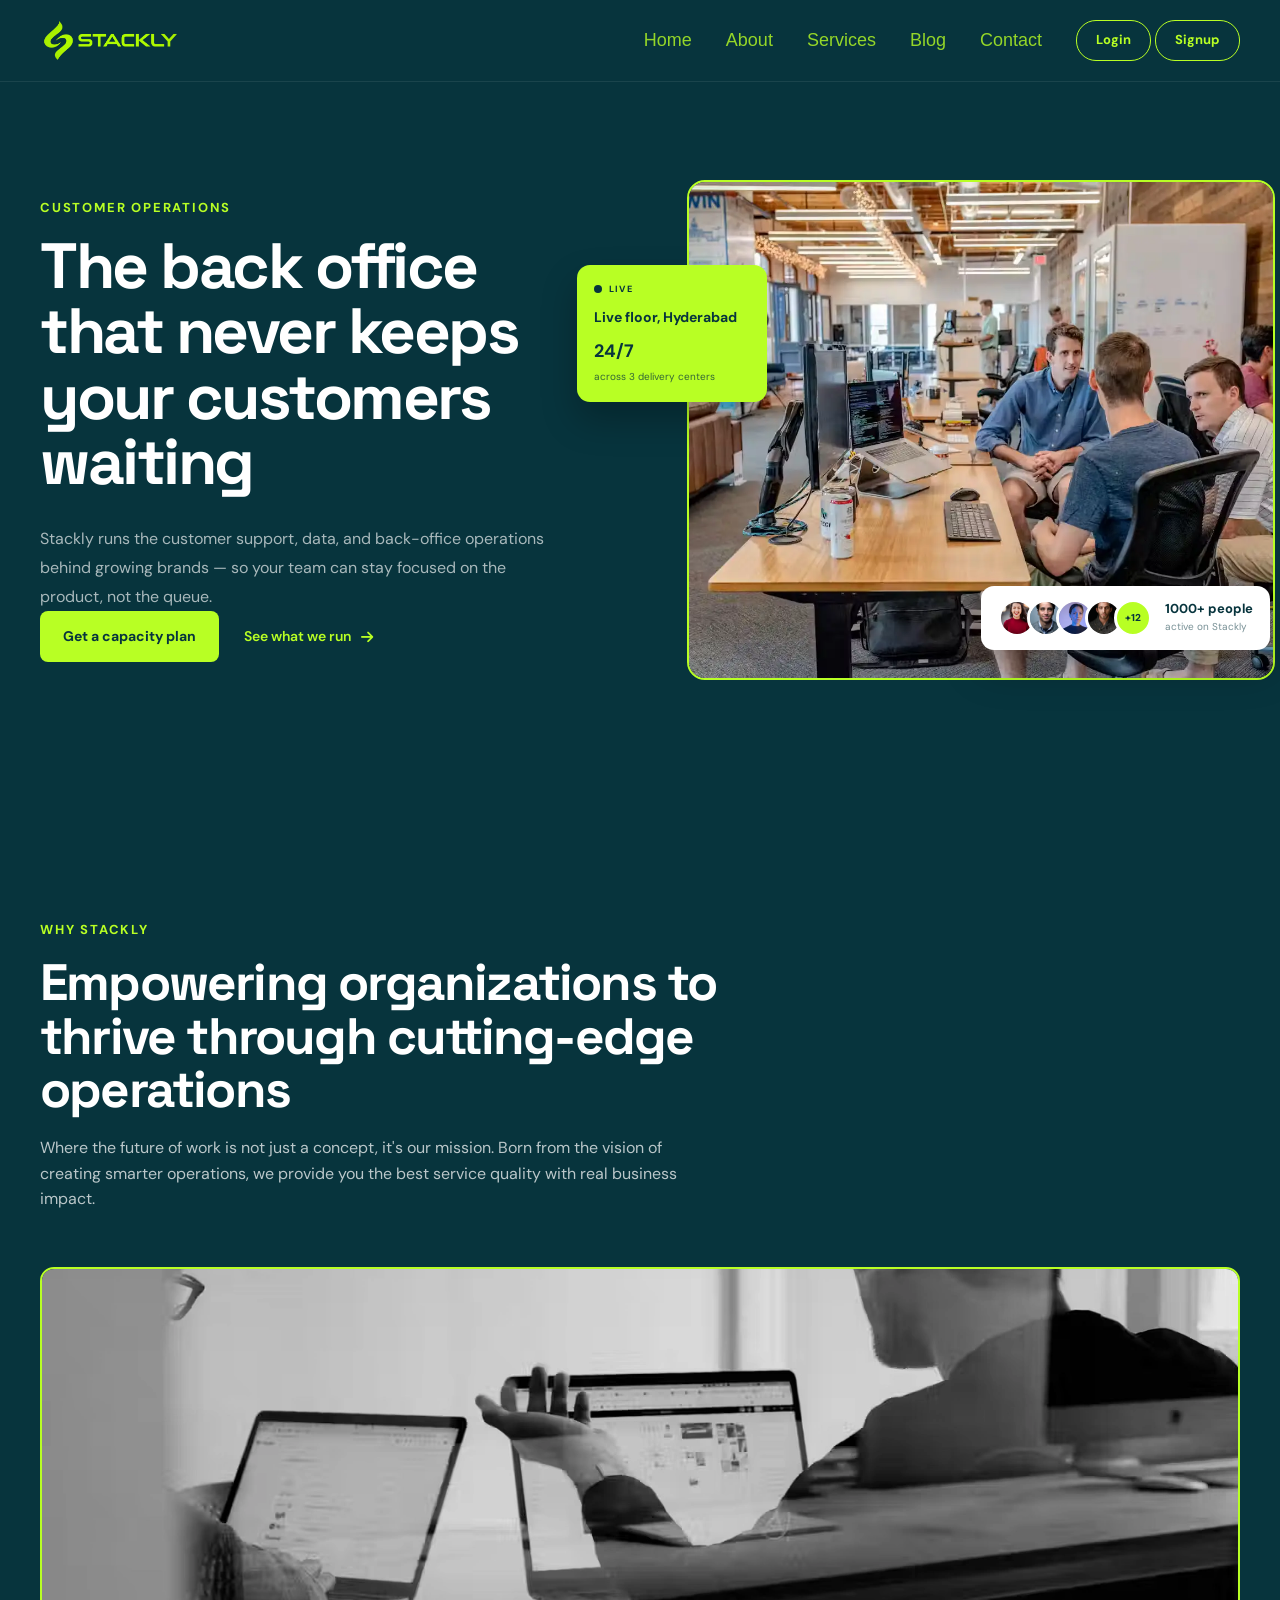
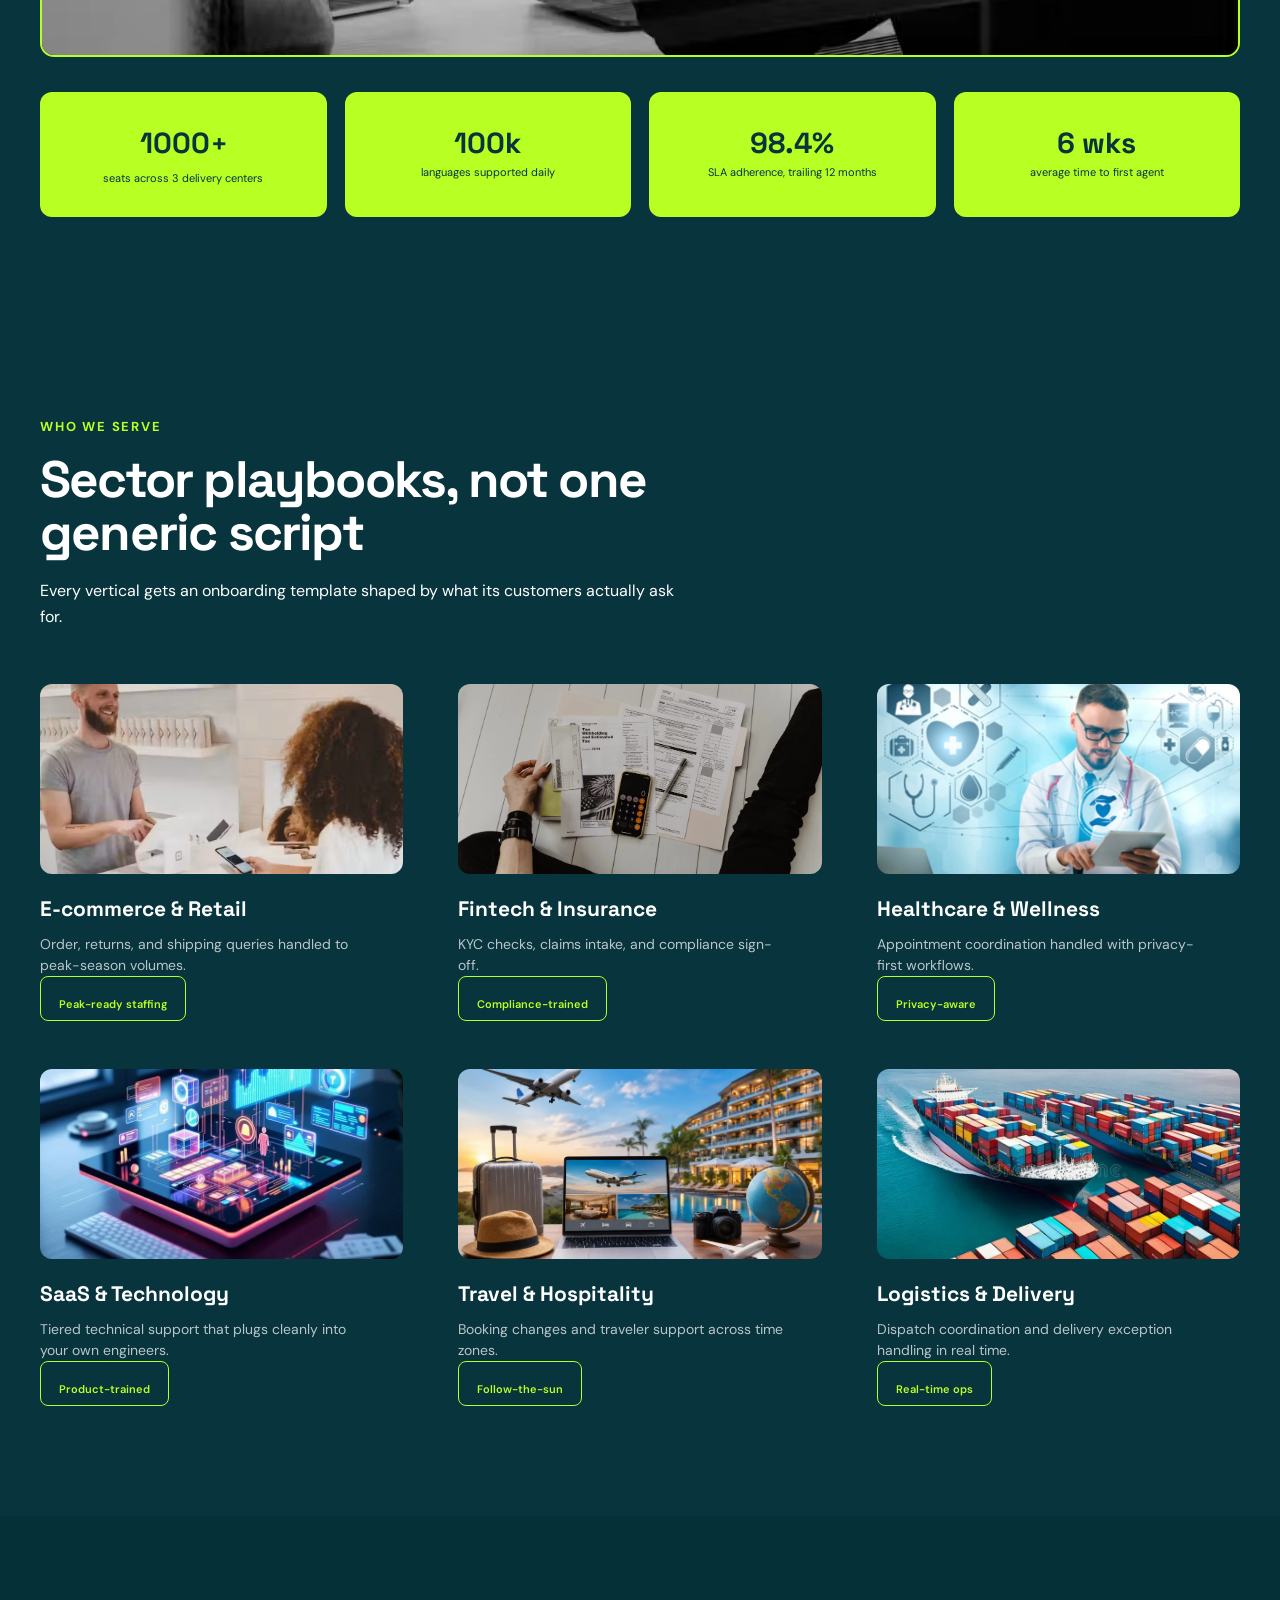
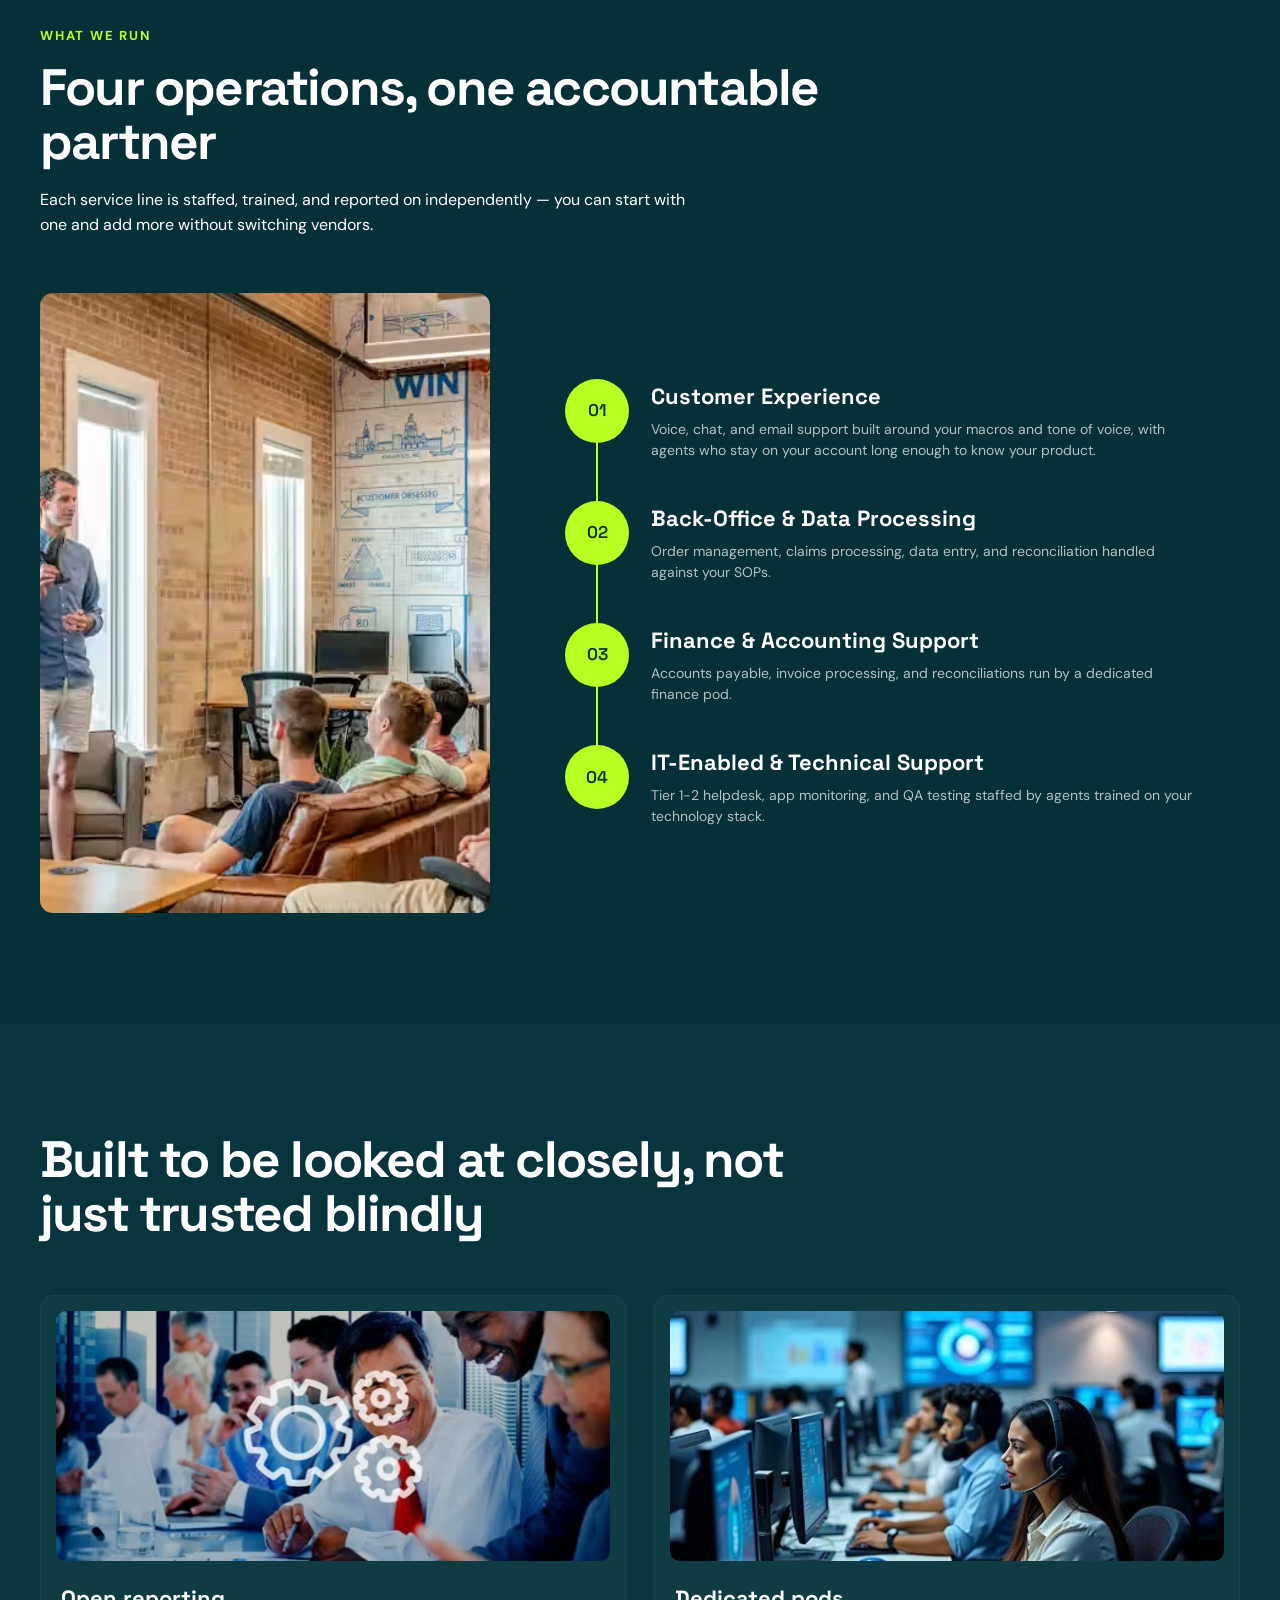
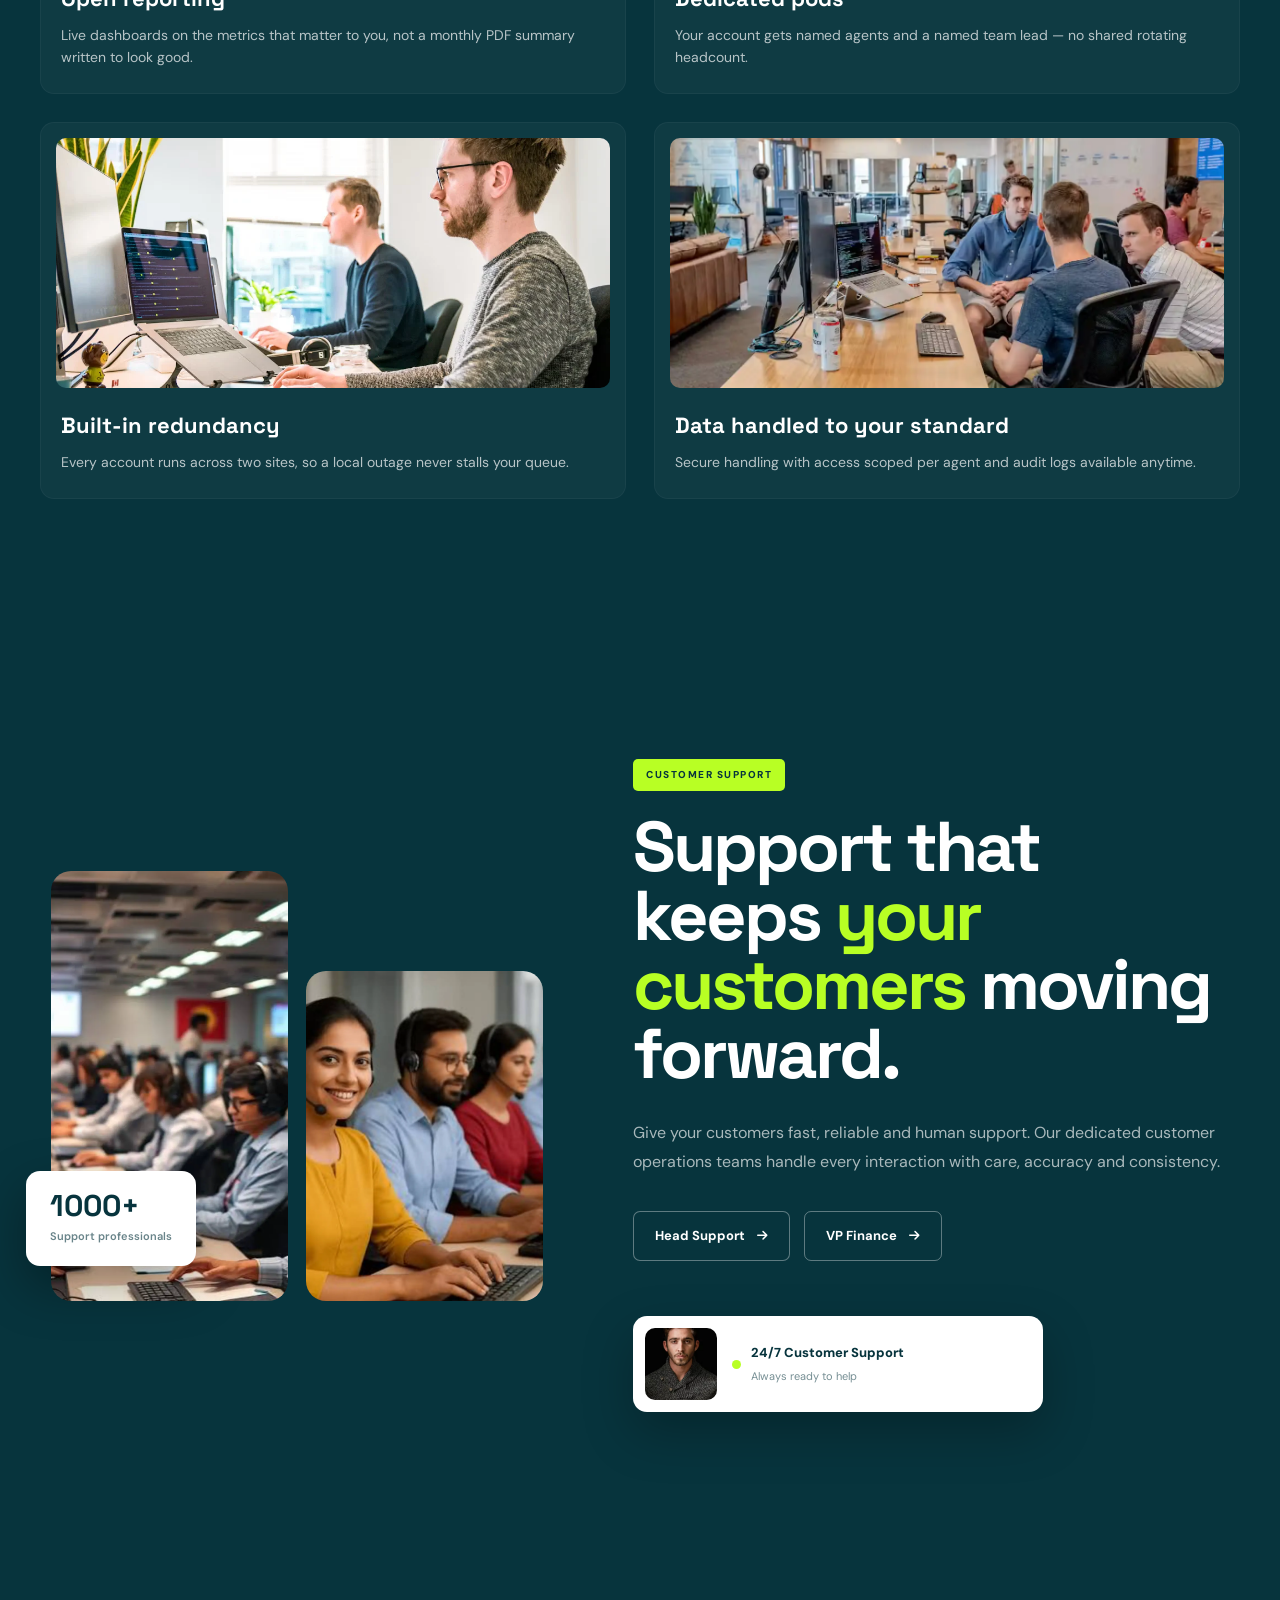
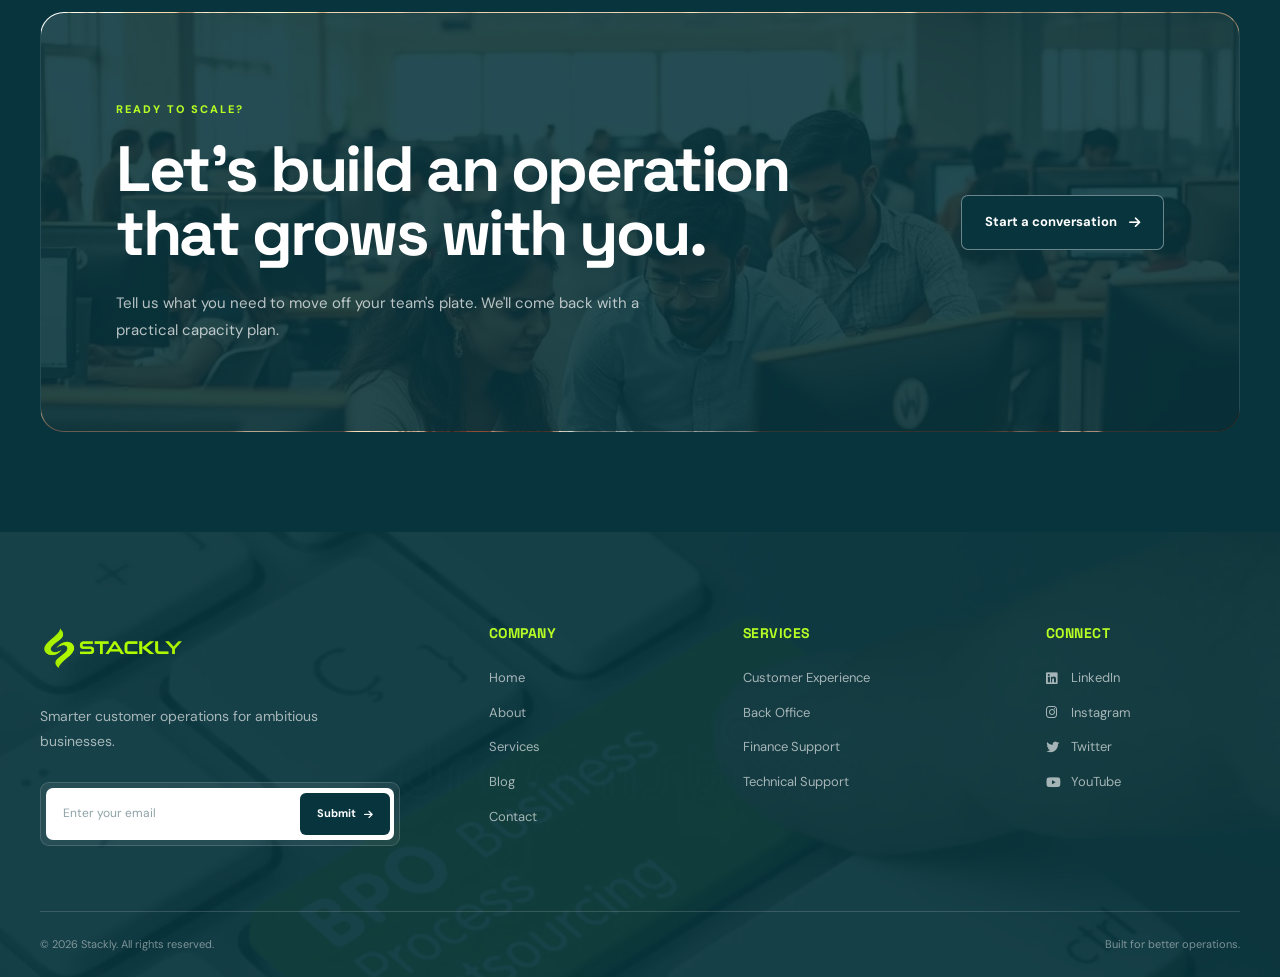
<file: index.html>
<!DOCTYPE html>
<html lang="en">
<head>
    <meta charset="UTF-8">
    <meta name="viewport" content="width=device-width, initial-scale=1.0">

    <title>Stackly | Business Process Outsourcing</title>

    <!-- Google Fonts -->
    <link rel="preconnect" href="https://fonts.googleapis.com">
    <link rel="preconnect" href="https://fonts.gstatic.com" crossorigin>
    <link href="https://fonts.googleapis.com/css2?family=DM+Sans:wght@400;500;600;700&family=Space+Grotesk:wght@400;500;600;700&display=swap" rel="stylesheet">

    <!-- Font Awesome -->
    <link rel="stylesheet"
          href="https://cdnjs.cloudflare.com/ajax/libs/font-awesome/6.5.2/css/all.min.css">

    <!-- AOS -->
    <link rel="stylesheet"
          href="https://unpkg.com/aos@2.3.1/dist/aos.css">

    <!-- CSS -->
    <link rel="stylesheet" href="css/styles.css">
</head>

<body>

<!-- ================= PRELOADER ================= -->
<div class="preloader" id="preloader">
    <div class="loader-logo">
        <span class="logo-symbol">
            <img 
                src="assets/logo img1.webp" 
                alt="Stackly" 
                class="logo-image"
            >
        </span>
    </div>
</div>

<!-- ================= HEADER ================= -->
<header class="header">

    <div class="container nav-container">

 <a href="index.html" class="logo" aria-label="Stackly Home">
    <img src="assets/logo img1.webp"alt="Stackly" class="logo-image">
</a>
        <nav class="nav-menu">

            <a href="index.html" class="nav-link ">Home</a>

            <a href="about.html" class="nav-link">About</a>

            <a href="services.html" class="nav-link">Services</a>
            
            <a href="blog.html" class="nav-link">Blog</a>
            <a href="contact.html" class="nav-link">Contact</a>

        

<div class="mobile-nav-actions">
    <a href="login.html" class="login-btn">Login</a>
    <a href="signup.html" class="signup-btn">Signup</a>
</div>
</nav>

        <button class="menu-toggle"
                aria-label="Open navigation menu"
                title="Open navigation menu">

            <span></span>
            <span></span>
            <span></span>

        </button>

    </div>

</header>


<main>


<!-- ================= HERO ================= -->
<section class="hero section" id="home">

    <div class="container">

        <div class="hero-grid">

            <!-- ================= LEFT CONTENT ================= -->
            <div class="hero-content" data-aos="fade-right">

                <p class="eyebrow">
                    CUSTOMER OPERATIONS
                </p>

                <h1>
                    The back office that never keeps your customers waiting
                </h1>

                <p class="hero-description">
                    Stackly runs the customer support, data, and back-office
                    operations behind growing brands — so your team can stay
                    focused on the product, not the queue.
                </p>

                <div class="hero-buttons">

                    <a href="404.html" class="primary-btn">
                        Get a capacity plan
                    </a>

                    <a href="404.html" class="text-btn">
                        See what we run
                        <i class="fa-solid fa-arrow-right"></i>
                    </a>

                </div>

            </div>


            <!-- ================= RIGHT VISUAL ================= -->
            <div class="hero-visual" data-aos="fade-left">

                <!-- LOCATION CARD - LEFT SIDE -->
                <div class="location-card"
                     data-aos="fade-right"
                     data-aos-delay="300">

                    <div class="location-top">
                        <span class="location-dot"></span>

                        <span class="location-live">
                            LIVE
                        </span>
                    </div>

                    <strong>
                        Live floor, Hyderabad
                    </strong>

                    <div class="location-info">
                        <b>24/7</b>
                        <span>across 3 delivery centers</span>
                    </div>

                </div>


                <!-- MAIN IMAGE -->
                <div class="hero-image">

                    <img
                        src="assets/img-2.webp"
                        alt="Customer support team working together"
                    >

                </div>


                <!-- USER DATA CARD -->
                <div class="user-data-card"
                     data-aos="fade-up"
                     data-aos-delay="500">

                    <div class="user-avatars">

                        <img src="assets/img-25.webp"alt="Team member">
                        <img src="assets/img-26.webp" alt="Team member">
                        <img src="assets/img-27.webp"alt="Team member">
                        <img src="assets/img-28.webp"  alt="Team member">

                        <span class="avatar-more">
                            +12
                        </span>

                    </div>

                    <div class="user-data-text">

                        <strong>
                            1000+ people
                        </strong>

                        <small>
                            active on Stackly
                        </small>

                    </div>

                </div>

            </div>

        </div>

    </div>

</section>


<!-- ================= ABOUT / TECHNOLOGY ================= -->

<section class="technology section" id="about">

    <div class="container">

        <div class="section-heading"
             data-aos="fade-up">

            <p class="eyebrow">
                WHY STACKLY
            </p>

            <h2>
                Empowering organizations to
                thrive through cutting-edge
                operations
            </h2>

            <p>
                Where the future of work is not just a concept,
                it's our mission. Born from the vision of creating
                smarter operations, we provide you the best service
                quality with real business impact.
            </p>

        </div>


        <div class="wide-image"
             data-aos="zoom-in">

            <img
                src="assets/img-3.webp"
                alt="Business team reviewing analytics"
            >

        </div>


        <!-- STATS -->

        <div class="stats-grid">

            <div class="stat-card" data-aos="fade-up">

                <strong class="counter"
                        data-target="1200">
                    1000
                </strong>

                <span>+</span>

                <p>
                    seats across 3 delivery centers
                </p>

            </div>


            <div class="stat-card"
                 data-aos="fade-up"
                 data-aos-delay="100">

                <strong class="counter"
                        data-target="11">
                    100k
                </strong>

                <p>
                    languages supported daily
                </p>

            </div>


            <div class="stat-card"
                 data-aos="fade-up"
                 data-aos-delay="200">

                <strong>98.4%</strong>

                <p>
                    SLA adherence, trailing 12 months
                </p>

            </div>


            <div class="stat-card"
                 data-aos="fade-up"
                 data-aos-delay="300">

                <strong>6 wks</strong>

                <p>
                    average time to first agent
                </p>

            </div>

        </div>

    </div>

</section>


<!-- ================= SECTORS ================= -->
<section class="sectors section">

    <div class="container">

        <div class="section-heading">

            <p class="eyebrow" data-aos="fade-up">
                WHO WE SERVE
            </p>

            <h2 data-aos="fade-up">
                Sector playbooks, not one generic script
            </h2>

            <p data-aos="fade-up">
                Every vertical gets an onboarding template shaped
                by what its customers actually ask for.
            </p>

        </div>


        <div class="sector-grid">


            <!-- CARD 1 -->
            <article class="sector-card" data-aos="fade-up">

                <div class="sector-image">
                    <img
                        src="assets/img-4.webp"
                        alt="E-commerce customer experience"
                    >
                </div>

                <h3>E-commerce & Retail</h3>

                <p>
                    Order, returns, and shipping queries
                    handled to peak-season volumes.
                </p>

                <a href="404.html" class="peak-btn">
                    <span>Peak-ready staffing</span>
                </a>

            </article>


            <!-- CARD 2 -->
            <article class="sector-card"
                     data-aos="fade-up"
                     data-aos-delay="100">

                <div class="sector-image">
                    <img
                        src="assets/img-22.webp"
                        alt="Finance documentation"
                    >
                </div>

                <h3>Fintech & Insurance</h3>

                <p>
                    KYC checks, claims intake, and
                    compliance sign-off.
                </p>

                <a href="404.html" class="peak-btn">
                    <span>Compliance-trained</span>
                </a>

            </article>


            <!-- CARD 3 -->
            <article class="sector-card"
                     data-aos="fade-up"
                     data-aos-delay="200">

                <div class="sector-image">
                    <img
                        src="assets/img-6.webp"
                        alt="Healthcare professional"
                    >
                </div>

                <h3>Healthcare & Wellness</h3>

                <p>
                    Appointment coordination handled
                    with privacy-first workflows.
                </p>

                <a href="404.html" class="peak-btn">
                    <span>Privacy-aware</span>
                </a>

            </article>


            <!-- CARD 4 -->
            <article class="sector-card" data-aos="fade-up">

                <div class="sector-image">
                    <img
                        src="assets/img-7.webp"
                        alt="Technology infrastructure"
                    >
                </div>

                <h3>SaaS & Technology</h3>

                <p>
                    Tiered technical support that plugs
                    cleanly into your own engineers.
                </p>

                <a href="404.html" class="peak-btn">
                    <span>Product-trained</span>
                </a>

            </article>


            <!-- CARD 5 -->
            <article class="sector-card"
                     data-aos="fade-up"
                     data-aos-delay="100">

                <div class="sector-image">
                    <img
                        src="assets/img-8.webp"
                        alt="Travel destination"
                    >
                </div>

                <h3>Travel & Hospitality</h3>

                <p>
                    Booking changes and traveler
                    support across time zones.
                </p>

                <a href="404.html" class="peak-btn">
                    <span>Follow-the-sun</span>
                </a>

            </article>


            <!-- CARD 6 -->
            <article class="sector-card"
                     data-aos="fade-up"
                     data-aos-delay="200">

                <div class="sector-image">
                    <img
                        src="assets/img-9.webp"
                        alt="Logistics shipping containers"
                    >
                </div>

                <h3>Logistics & Delivery</h3>

                <p>
                    Dispatch coordination and delivery
                    exception handling in real time.
                </p>

                <a href="404.html" class="peak-btn">
                    <span>Real-time ops</span>
                </a>

            </article>

        </div>

    </div>

</section>





<!-- ================= SERVICES ================= -->

<section class="services section" id="services">

    <div class="container">

        <div class="section-heading">

            <p class="eyebrow"
               data-aos="fade-up">
                WHAT WE RUN
            </p>

            <h2 data-aos="fade-up">
                Four operations, one accountable partner
            </h2>

            <p data-aos="fade-up">
                Each service line is staffed, trained, and reported
                on independently — you can start with one and add
                more without switching vendors.
            </p>

        </div>


        <div class="operations-layout">

            <!-- IMAGE -->

            <div class="operations-image"
                 data-aos="fade-right">

                <img
                    src="assets/img-24.webp"
                    alt="Business operations meeting"
                >

            </div>


            <!-- TIMELINE -->

            <div class="operations-list"
                 data-aos="fade-left">

                <div class="operation-item">

                    <div class="operation-number">01</div>

                    <div>

                        <h3>Customer Experience</h3>

                        <p>
                            Voice, chat, and email support built around
                            your macros and tone of voice, with agents
                            who stay on your account long enough to
                            know your product.
                        </p>

                    </div>

                </div>


                <div class="operation-item">

                    <div class="operation-number">02</div>

                    <div>

                        <h3>Back-Office & Data Processing</h3>

                        <p>
                            Order management, claims processing,
                            data entry, and reconciliation handled
                            against your SOPs.
                        </p>

                    </div>

                </div>


                <div class="operation-item">

                    <div class="operation-number">03</div>

                    <div>

                        <h3>Finance & Accounting Support</h3>

                        <p>
                            Accounts payable, invoice processing,
                            and reconciliations run by a dedicated
                            finance pod.
                        </p>

                    </div>

                </div>


                <div class="operation-item">

                    <div class="operation-number">04</div>

                    <div>

                        <h3>IT-Enabled & Technical Support</h3>

                        <p>
                            Tier 1-2 helpdesk, app monitoring, and
                            QA testing staffed by agents trained
                            on your technology stack.
                        </p>

                    </div>

                </div>

            </div>

        </div>

    </div>

</section>


<!-- ================= TRUST ================= -->

<section class="trust section" id="blog">

    <div class="container">

        <div class="section-heading">

            <h2 data-aos="fade-up">
                Built to be looked at closely,
                not just trusted blindly
            </h2>

        </div>


        <div class="trust-grid">


            <article class="trust-card"
                     data-aos="fade-up">

                <img
                    src="assets/img-12.webp"
                    alt="Business analytics dashboard"
                >

                <div class="trust-content">

                    <h3>Open reporting</h3>

                    <p>
                        Live dashboards on the metrics that matter
                        to you, not a monthly PDF summary written
                        to look good.
                    </p>

                </div>

            </article>


            <article class="trust-card"
                     data-aos="fade-up"
                     data-aos-delay="100">

                <img
                    src="assets/img-11.webp"
                    alt="Dedicated business team"
                >

                <div class="trust-content">

                    <h3>Dedicated pods</h3>

                    <p>
                        Your account gets named agents and a named
                        team lead — no shared rotating headcount.
                    </p>

                </div>

            </article>


            <article class="trust-card"
                     data-aos="fade-up"
                     data-aos-delay="200">

                <img
                    src="assets/img-23.webp"
                    alt="Business performance review"
                >

                <div class="trust-content">

                    <h3>Built-in redundancy</h3>

                    <p>
                        Every account runs across two sites, so a
                        local outage never stalls your queue.
                    </p>

                </div>

            </article>


            <article class="trust-card"
                     data-aos="fade-up"
                     data-aos-delay="300">

                <img
                    src="assets/img-2.webp"
                    alt="Modern business office"
                >

                <div class="trust-content">

                    <h3>Data handled to your standard</h3>

                    <p>
                        Secure handling with access scoped per
                        agent and audit logs available anytime.
                    </p>

                </div>

            </article>

        </div>

    </div>

</section>

<section class="hero-section">
  <div class="hero-container">

    <!-- LEFT IMAGE GRID -->
    <div class="hero-left">

      <div class="image-grid">

        <div class="grid-image image-one">
          <img
            src="assets/img-13.webp"
            alt="Customer support team"
          >
        </div>

        <div class="grid-image image-two">
          <img
            src="assets/img-15.webp"
            alt="Customer service professional"
          >
        </div>

      </div>

      <!-- STAT -->
      <div class="left-stat">
        <strong>1000+</strong>
        <span>Support professionals</span>
      </div>

    </div>


    <!-- RIGHT CONTENT -->
    <div class="hero-right">

      <span class="hero-tag">CUSTOMER SUPPORT</span>

      <h1>
        Support that keeps
        <span>your customers</span>
        moving forward.
      </h1>

      <p class="hero-description">
        Give your customers fast, reliable and human support.
        Our dedicated customer operations teams handle every
        interaction with care, accuracy and consistency.
      </p>


      <!-- BUTTONS -->
      <div class="hero-actions">

        <a href="404.html" class="hero-btn">
          Head Support
          <i class="fa-solid fa-arrow-right"></i>
        </a>

        <a href="404.html" class="hero-btn secondary-btn">
          VP Finance
          <i class="fa-solid fa-arrow-right"></i>
        </a>

      </div>


      <!-- SUPPORT CARD -->
      <div class="support-card">

        <div class="support-image">
          <img
            src="assets/img-28.webp"
            alt="Customer support specialist"
          >
        </div>

        <div class="support-info">

          <span class="live-dot"></span>

          <div>
            <strong>24/7 Customer Support</strong>
            <small>Always ready to help</small>
          </div>

        </div>

      </div>

    </div>

  </div>
</section>




<!-- ================= CTA ================= -->

<section class="cta-section section" id="contact">

    <div class="container">

        <div class="cta-box" data-aos="zoom-in">

            <div class="cta-content">

                <p class="eyebrow">
                    READY TO SCALE?
                </p>

                <h2>
                    Let's build an operation
                    that grows with you.
                </h2>

                <p>
                    Tell us what you need to move off your team's plate.
                    We'll come back with a practical capacity plan.
                </p>

            </div>

            <a href="404.html" class="primary-btn dark-btn">
                Start a conversation
                <i class="fa-solid fa-arrow-right"></i>
            </a>

        </div>

    </div>

</section>

</main>


<!-- ================= FOOTER ================= -->

<footer class="footer">

    <div class="footer-overlay"></div>

    <div class="container footer-container">

        <div class="footer-grid">

            <!-- ================= BRAND ================= -->

            <div class="footer-brand">

                <a href="index.html"
                   class="footer-logo-link"
                   aria-label="Stackly Home">

                    <img
                        src="./assets/logo img1.webp"
                        alt="Stackly"
                        class="footer-logo"
                    >

                </a>

                <p class="footer-description">
                    Smarter customer operations for
                    ambitious businesses.
                </p>


                <!-- NEWSLETTER -->

                <div class="newsletter-box"> 


            <form class="newsletter-form" id="newsletterForm" novalidate>

              <label for="footer-email" class="sr-only">
                  Email address
                       </label>

               <input
                      id="footer-email"
                     name="email"
                     type="email"
                     placeholder="Enter your email"
                       aria-label="Enter your email"
                          autocomplete="email"
                     required
                       >

                 <button type="submit">
               <span>Submit</span>
            <i class="fa-solid fa-arrow-right"></i>
               </button>

               </form>
                </div>

            </div>


            <!-- ================= COMPANY ================= -->

            <div class="footer-column">

                <h4>COMPANY</h4>

                <a href="index.html">Home</a>
                <a href="about.html">About</a>
                <a href="services.html">Services</a>
                <a href="blog.html">Blog</a>
                <a href="contact.html">Contact</a>

            </div>


            <!-- ================= SERVICES ================= -->

            <div class="footer-column">

                <h4>SERVICES</h4>

                <a href="404.html">Customer Experience</a>
                <a href="404.html">Back Office</a>
                <a href="404.html">Finance Support</a>
                <a href="404.html">Technical Support</a>

            </div>


            <!-- ================= CONNECT ================= -->

            <div class="footer-column">

                <h4>CONNECT</h4>

                <a href="404.html" aria-label="LinkedIn">
                    <i class="fa-brands fa-linkedin"></i>
                    <span>LinkedIn</span>
                </a>

                <a href="404.html" aria-label="Instagram">
                    <i class="fa-brands fa-instagram"></i>
                    <span>Instagram</span>
                </a>

               <a href="404.html" aria-label="Twitter" title="Twitter">
             <i class="fa-brands fa-twitter"></i>
                 <span>Twitter</span>
                   </a>
                <a href="404.html" aria-label="YouTube">
                  <i class="fa-brands fa-youtube"></i>
                           <span>YouTube</span>
                             </a>

            </div>

        </div>


        <!-- ================= FOOTER BOTTOM ================= -->

        <div class="footer-bottom">

            <p>
                © 2026 Stackly. All rights reserved.
            </p>

            <p>
                Built for better operations.
            </p>

        </div>

    </div>

</footer>


<!-- ================= AOS ================= -->

<script src="https://unpkg.com/aos@2.3.1/dist/aos.js"></script>

<!-- ================= GSAP ================= -->

<script src="https://cdnjs.cloudflare.com/ajax/libs/gsap/3.12.5/gsap.min.js"></script>

<!-- ================= JS ================= -->

<script src="js/script.js"></script>

</body>
</html>
</file>
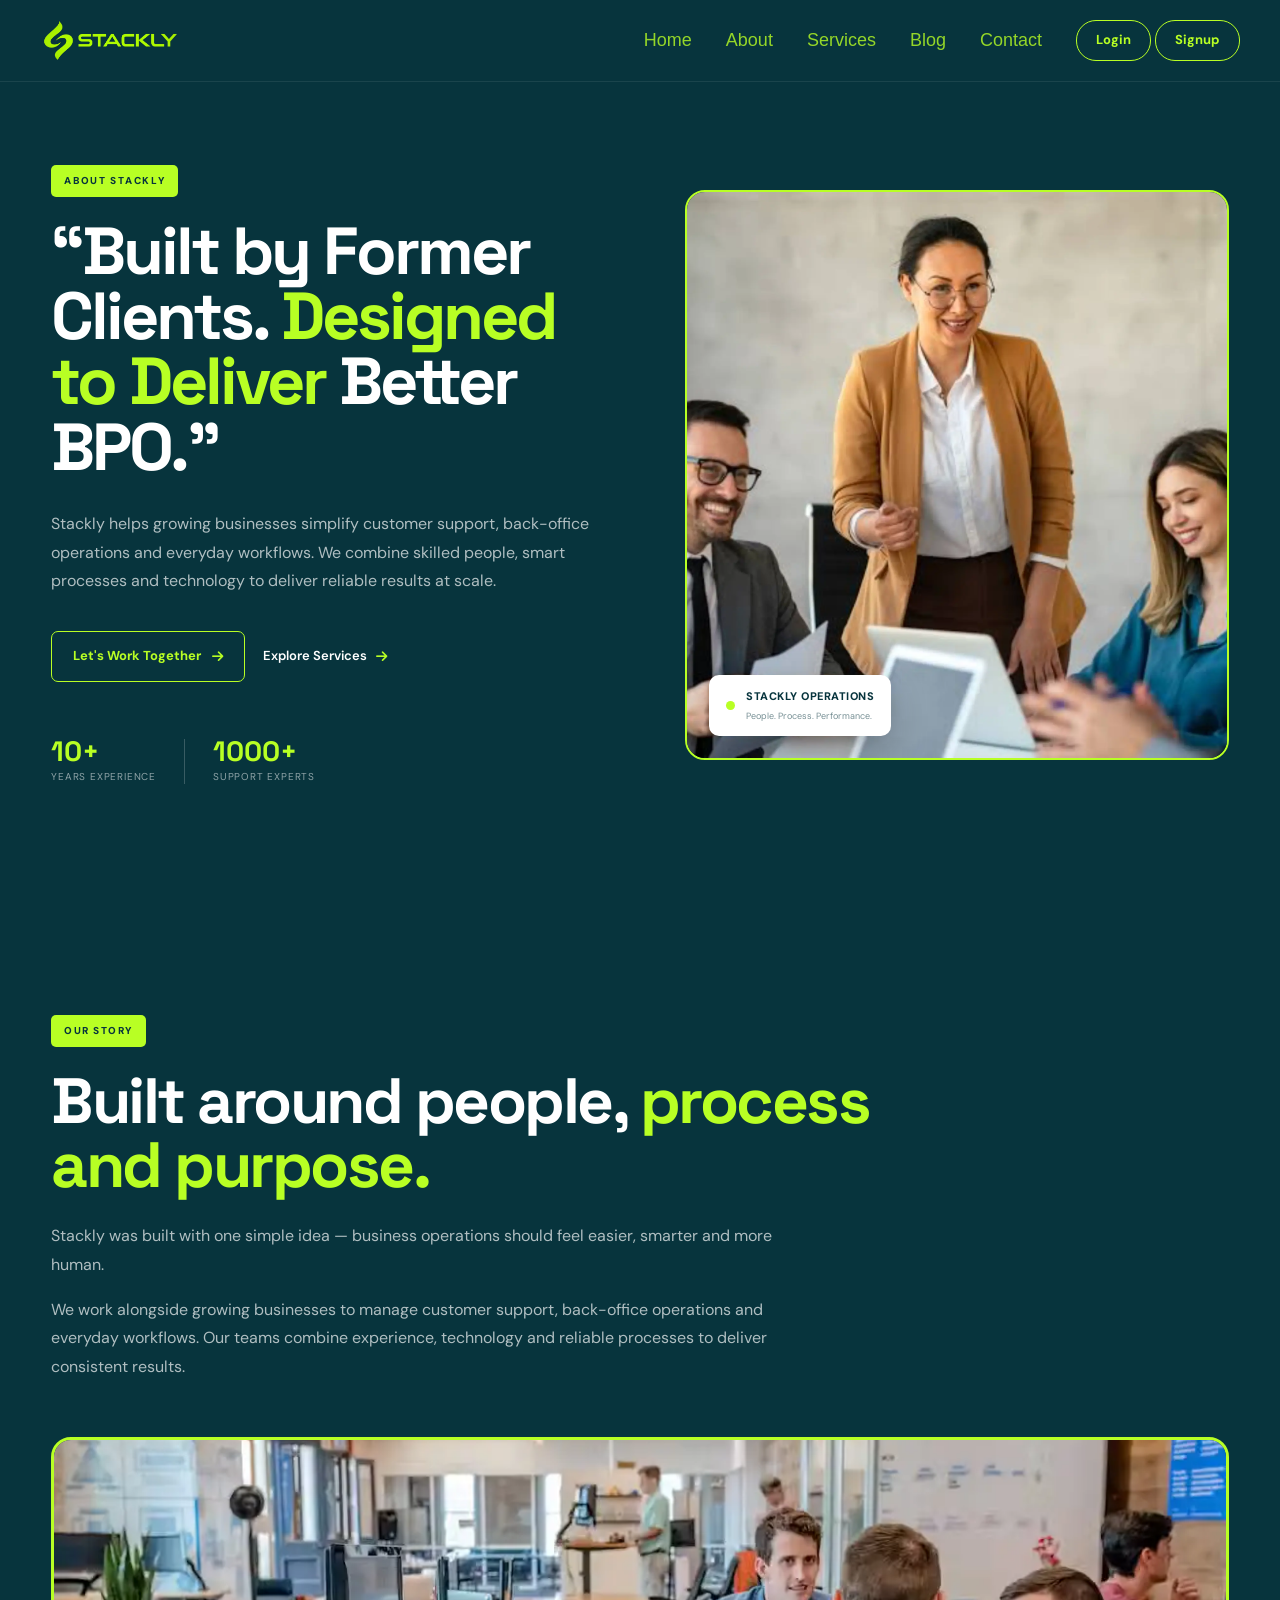
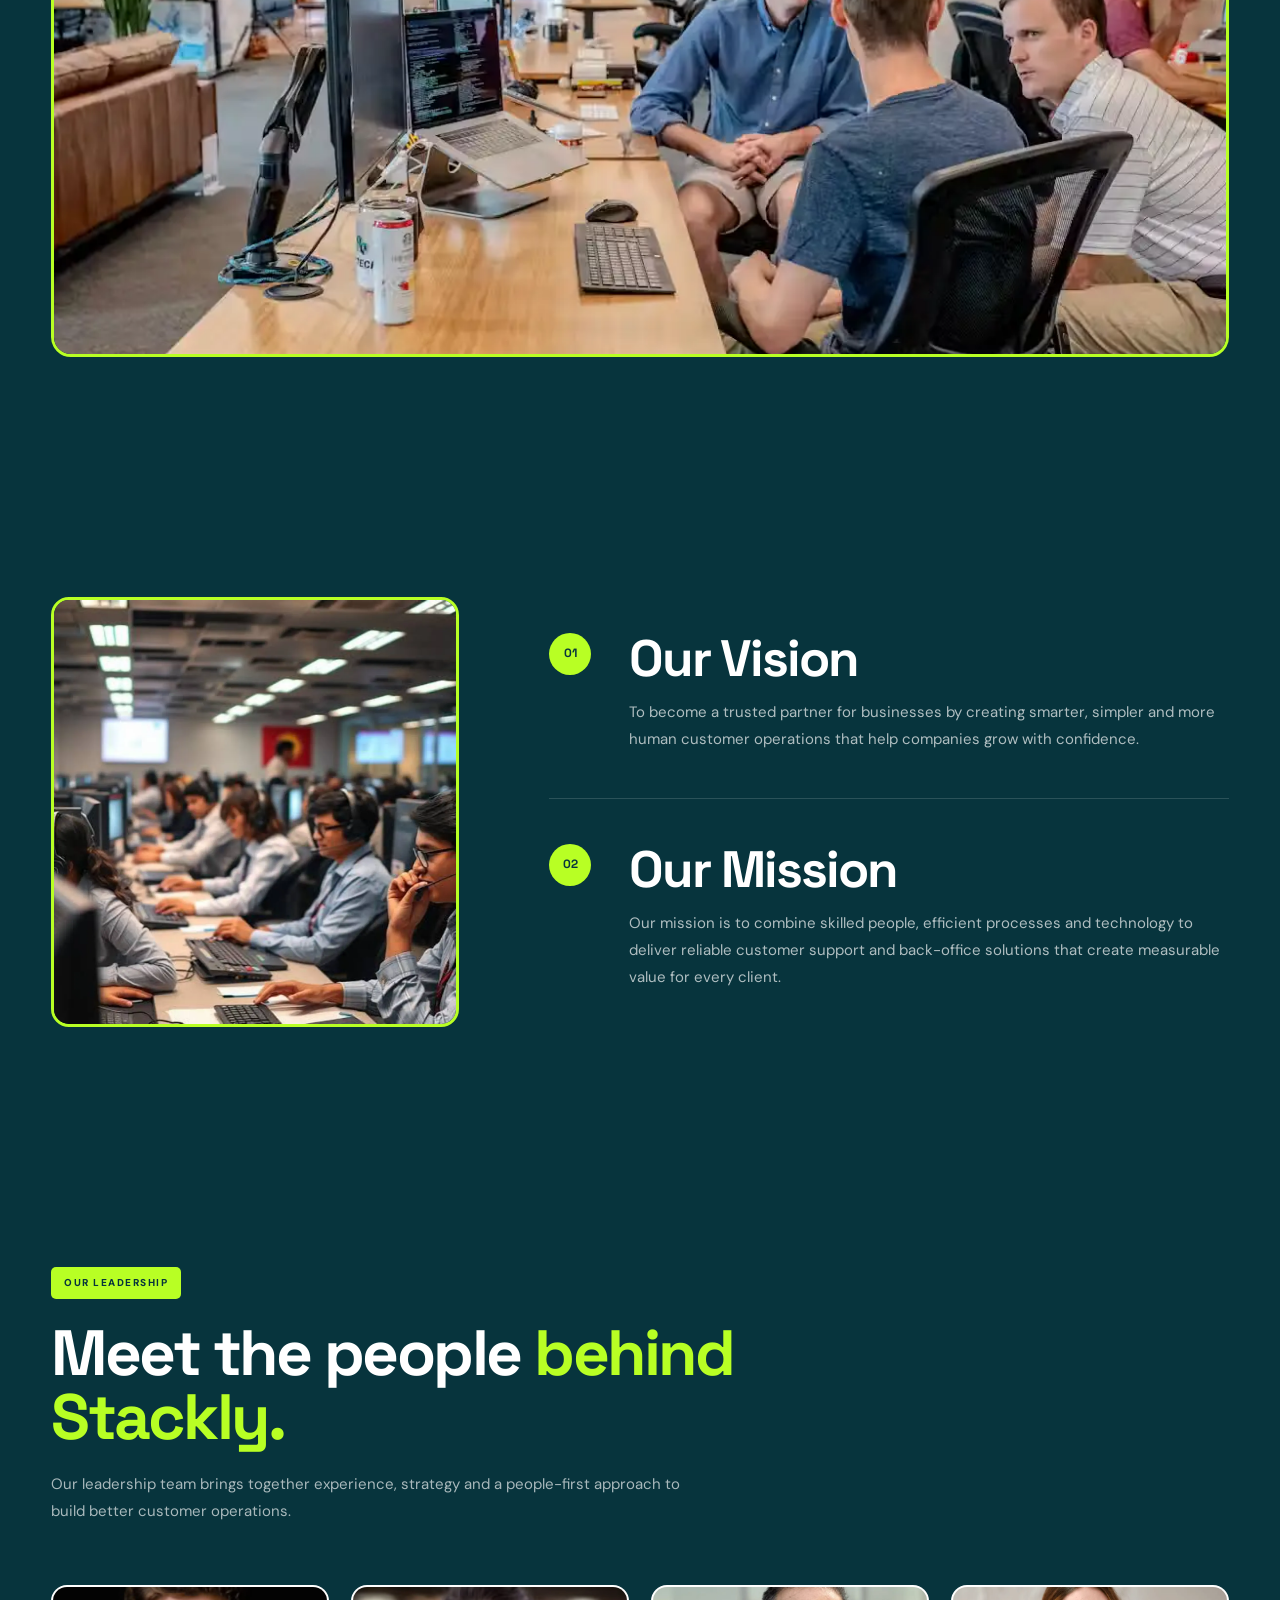
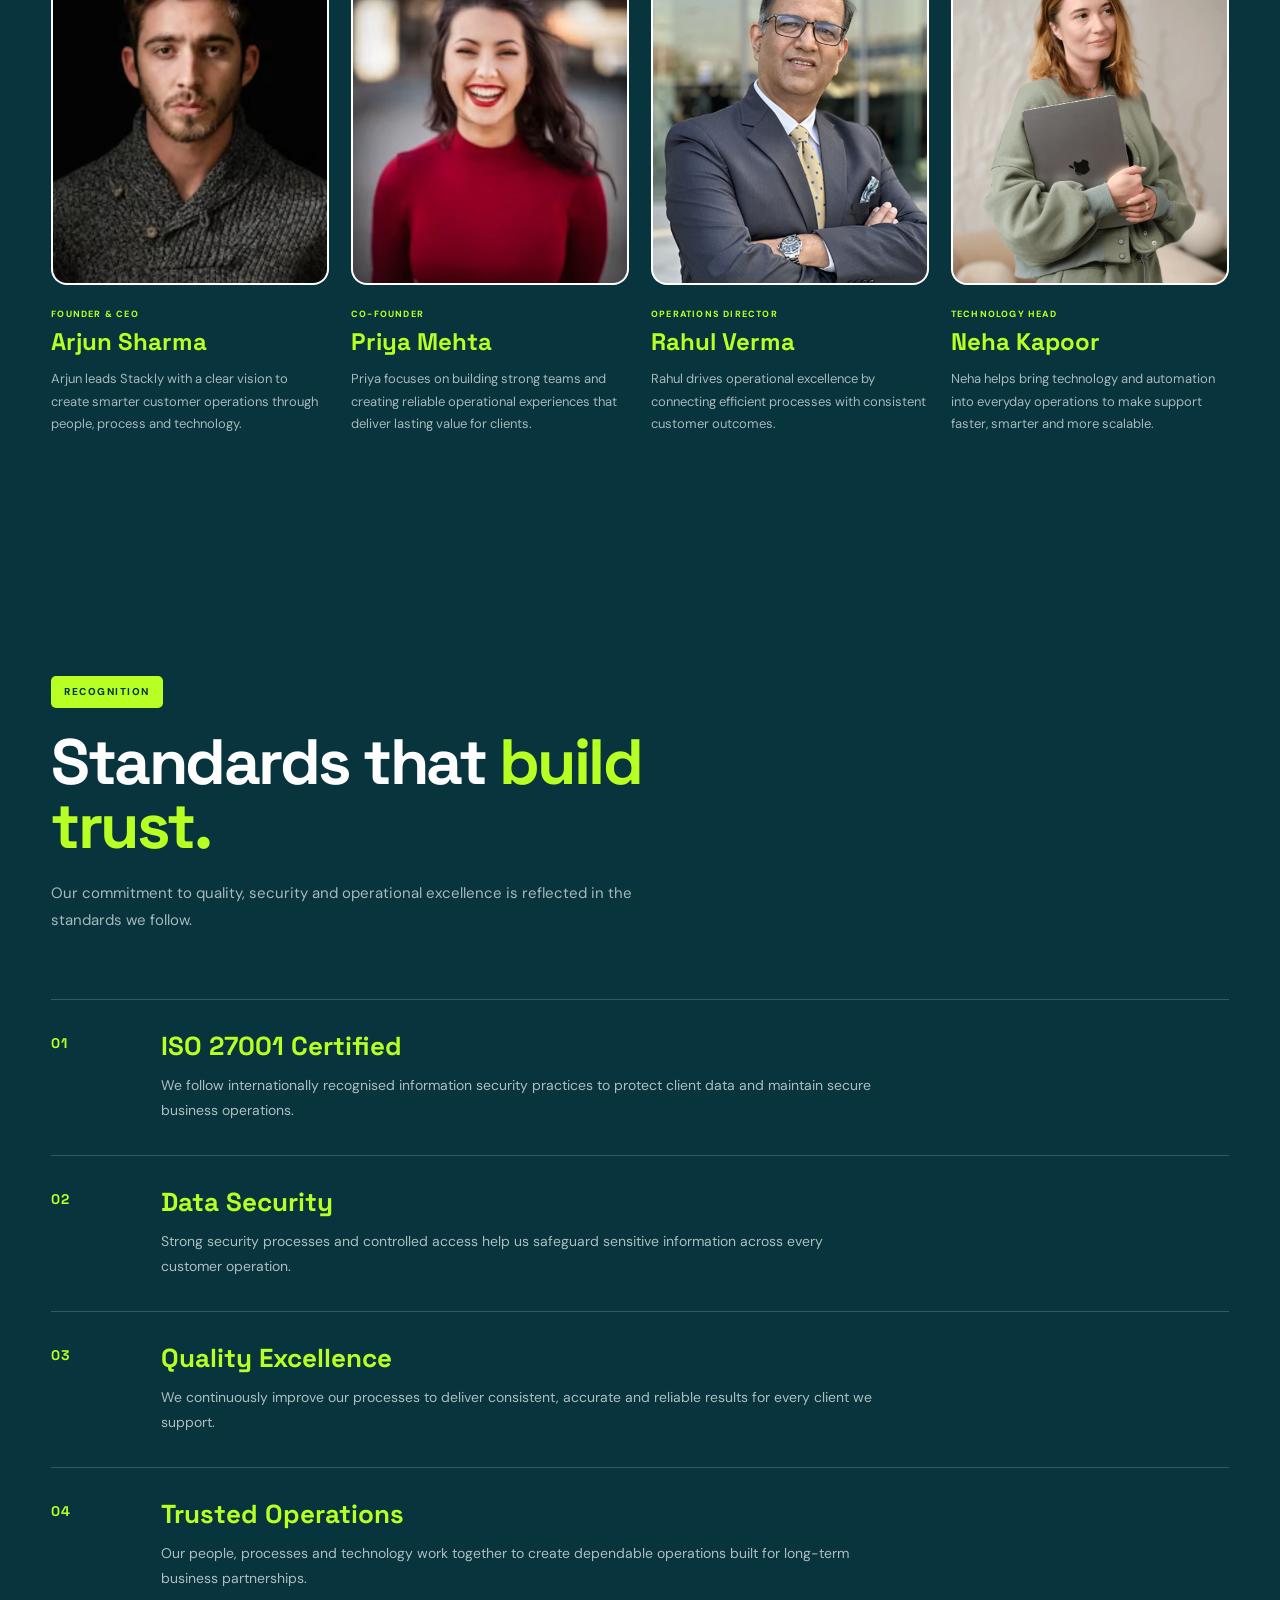
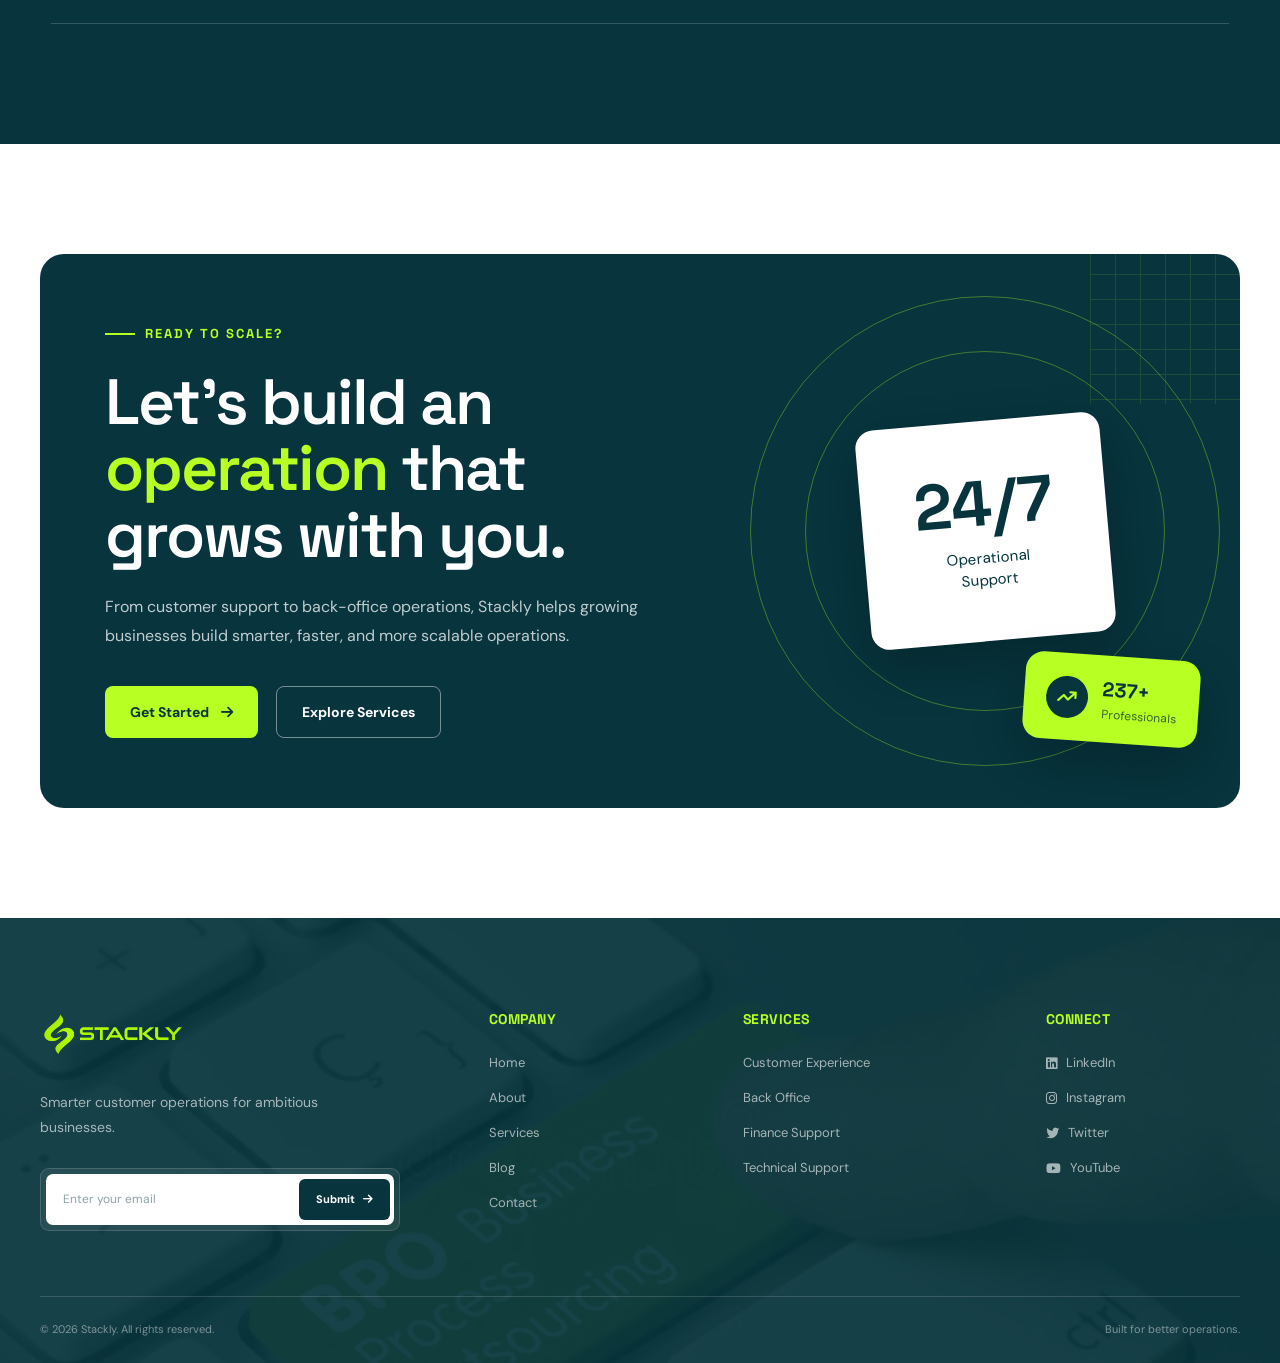
<file: about.html>
<!DOCTYPE html>
<html lang="en">
<head>
    <meta charset="UTF-8">
    <meta name="viewport" content="width=device-width, initial-scale=1.0">

    <title>Stackly | Business Process Outsourcing</title>

    <!-- Google Fonts -->
    <link rel="preconnect" href="https://fonts.googleapis.com">
    <link rel="preconnect" href="https://fonts.gstatic.com" crossorigin>
    <link href="https://fonts.googleapis.com/css2?family=DM+Sans:wght@400;500;600;700&family=Space+Grotesk:wght@400;500;600;700&display=swap" rel="stylesheet">

    <!-- Font Awesome -->
    <link rel="stylesheet"
          href="https://cdnjs.cloudflare.com/ajax/libs/font-awesome/6.5.2/css/all.min.css">

    <!-- AOS -->
    <link rel="stylesheet"
          href="https://unpkg.com/aos@2.3.1/dist/aos.css">

    <!-- CSS -->
    <link rel="stylesheet" href="css/about.css">
</head>

<body>

<!-- ================= PRELOADER ================= -->
<div class="preloader" id="preloader">
    <div class="loader-logo">
        <span class="logo-symbol">
            <img 
                src="assets/logo img1.webp" 
                alt="Stackly" 
                class="logo-image"
            >
        </span>
    </div>
</div>


<!-- ================= HEADER ================= -->
<header class="header">

    <div class="container nav-container">

        <!-- LOGO -->
        <a href="index.html" class="logo" aria-label="Stackly Home">
            <img src="assets/logo img1.webp"
                 alt="Stackly"
                 class="logo-image">
        </a>

        <!-- MOBILE TOGGLE -->
        <button
            class="menu-toggle"
            id="menuToggle"
            type="button"
            aria-label="Open navigation menu"
            aria-expanded="false"
            title="Open navigation menu">

            <span></span>
            <span></span>
            <span></span>

        </button>

<nav class="nav-menu" id="navMenu">

   
            <a href="index.html" class="nav-link ">Home</a>

            <a href="about.html" class="nav-link ">About</a>

            <a href="services.html" class="nav-link">Services</a>
            
            <a href="blog.html" class="nav-link">Blog</a>
            <a href="contact.html" class="nav-link">Contact</a>

        
    <!-- MOBILE LOGIN + SIGNUP -->
    <div class="mobile-nav-actions">
        <a href="login.html" class="login-btn">Login</a>
        <a href="signup.html" class="signup-btn">Signup</a>
    </div>

</nav>

        <!-- DESKTOP LOGIN / SIGNUP -->
        <!-- <div class="nav-actions">

            <a href="login.html" class="login-btn">
                Login
            </a>

            <a href="signup.html" class="signup-btn">
                Signup
            </a>

        </div> -->

    </div>

</header>

<!-- =====================================================
     STACKLY BPO — ABOUT HERO
===================================================== -->

<section class="about-hero" id="about">

    <div class="about-hero-container">

        <!-- LEFT CONTENT -->
        <div class="about-hero-content" data-aos="fade-right">

            <span class="about-eyebrow">
                ABOUT STACKLY
            </span>

            <h1>
              “Built by Former Clients. 
                <span> Designed to Deliver </span>
                Better BPO.”
            </h1>

            <p>
                Stackly helps growing businesses simplify customer
                support, back-office operations and everyday workflows.
                We combine skilled people, smart processes and
                technology to deliver reliable results at scale.
            </p>

            <div class="about-hero-actions">

                <a href="404.html" class="about-primary-btn">
                    Let's Work Together
                    <i class="fa-solid fa-arrow-right"></i>
                </a>

                <a href="404.html" class="about-text-btn">
                    Explore Services
                    <i class="fa-solid fa-arrow-right"></i>
                </a>

            </div>

            <div class="about-mini-info">

                <div class="mini-item">
                    <strong>10+</strong>
                    <span>Years Experience</span>
                </div>

                <div class="mini-line"></div>

                <div class="mini-item">
                    <strong>1000+</strong>
                    <span>Support Experts</span>
                </div>

            </div>

        </div>


        <!-- RIGHT IMAGE ONLY -->
        <div class="about-hero-image" data-aos="fade-left">

            <img
                src="assets/img-10.webp"
                alt="Stackly customer operations team"
            >

            <div class="image-label">
                <span class="image-dot"></span>
                <div>
                    <strong>STACKLY OPERATIONS</strong>
                    <small>People. Process. Performance.</small>
                </div>
            </div>

        </div>

    </div>

</section>


<!-- =====================================================
     OUR STORY
===================================================== -->

<section class="story-section" id="story">

    <div class="story-container">

        <!-- HEADING + CONTENT -->
        <div class="story-content" data-aos="fade-up">

            <span class="story-eyebrow">OUR STORY</span>

            <h2>
                Built around people,
                <span>process and purpose.</span>
            </h2>

            <p>
                Stackly was built with one simple idea — business operations
                should feel easier, smarter and more human.
            </p>

            <p>
                We work alongside growing businesses to manage customer
                support, back-office operations and everyday workflows.
                Our teams combine experience, technology and reliable
                processes to deliver consistent results.
            </p>

        </div>


        <!-- IMAGE ONLY -->
        <div class="story-image" data-aos="fade-up">

            <img
                src="assets/img-2.webp"
                alt="Stackly operations team working together"
            >

        </div>

    </div>

</section>
<!-- =====================================================
     VISION & MISSION
===================================================== -->

<section class="vision-mission-section" id="vision-mission">

    <div class="vision-mission-container">

        <!-- LEFT IMAGE -->
        <div class="vm-image" data-aos="fade-right">
            <img
                src="assets/img-13.webp"
                alt="Stackly team working together"
            >
        </div>


        <!-- RIGHT CONTENT -->
        <div class="vm-content" data-aos="fade-left">

            <!-- VISION -->
            <div class="vm-item">

                <span class="vm-number">01</span>

                <div>
                    <h2>Our Vision</h2>

                    <p>
                        To become a trusted partner for businesses by
                        creating smarter, simpler and more human customer
                        operations that help companies grow with confidence.
                    </p>
                </div>

            </div>


            <!-- MISSION -->
            <div class="vm-item">

                <span class="vm-number">02</span>

                <div>
                    <h2>Our Mission</h2>

                    <p>
                        Our mission is to combine skilled people, efficient
                        processes and technology to deliver reliable
                        customer support and back-office solutions that
                        create measurable value for every client.
                    </p>
                </div>

            </div>

        </div>

    </div>

</section>


<!-- =====================================================
     LEADERSHIP
===================================================== -->

<section class="leadership-section" id="leadership">

    <div class="leadership-container">

        <!-- SECTION HEADING -->
        <div class="leadership-heading" data-aos="fade-up">

            <span class="leadership-eyebrow">
                OUR LEADERSHIP
            </span>

            <h2>
                Meet the people
                <span>behind Stackly.</span>
            </h2>

            <p>
                Our leadership team brings together experience,
                strategy and a people-first approach to build better
                customer operations.
            </p>

        </div>


        <!-- LEADERSHIP GRID -->
        <div class="leadership-grid">


            <!-- FOUNDER 01 -->
            <div class="leader-card" data-aos="fade-up">

                <div class="leader-image">
                    <img
                        src="assets/img-28.webp"
                        alt="Founder and leadership team member"
                    >
                </div>

                <div class="leader-content">

                    <span class="leader-role">
                        FOUNDER & CEO
                    </span>

                    <h3>
                        Arjun Sharma
                    </h3>

                    <p>
                        Arjun leads Stackly with a clear vision to
                        create smarter customer operations through
                        people, process and technology.
                    </p>

                </div>

            </div>


            <!-- FOUNDER 02 -->
            <div class="leader-card" data-aos="fade-up" data-aos-delay="100">

                <div class="leader-image">
                    <img
                        src="assets/img-25.webp"
                        alt="Stackly leadership team member"
                    >
                </div>

                <div class="leader-content">

                    <span class="leader-role">
                        CO-FOUNDER
                    </span>

                    <h3>
                        Priya Mehta
                    </h3>

                    <p>
                        Priya focuses on building strong teams and
                        creating reliable operational experiences
                        that deliver lasting value for clients.
                    </p>

                </div>

            </div>


            <!-- LEADER 03 -->
            <div class="leader-card" data-aos="fade-up" data-aos-delay="200">

                <div class="leader-image">
                    <img
                        src="assets/img-18.webp"
                        alt="Stackly operations leader"
                    >
                </div>

                <div class="leader-content">

                    <span class="leader-role">
                        OPERATIONS DIRECTOR
                    </span>

                    <h3>
                        Rahul Verma
                    </h3>

                    <p>
                        Rahul drives operational excellence by
                        connecting efficient processes with
                        consistent customer outcomes.
                    </p>

                </div>

            </div>


            <!-- LEADER 04 -->
            <div class="leader-card" data-aos="fade-up" data-aos-delay="300">

                <div class="leader-image">
                    <img
                        src="assets/img-20.webp"
                        alt="Stackly technology leader"
                    >
                </div>

                <div class="leader-content">

                    <span class="leader-role">
                        TECHNOLOGY HEAD
                    </span>

                    <h3>
                        Neha Kapoor
                    </h3>

                    <p>
                        Neha helps bring technology and automation
                        into everyday operations to make support
                        faster, smarter and more scalable.
                    </p>

                </div>

            </div>

        </div>

    </div>

</section>

<!-- =====================================================
     RECOGNITION
===================================================== -->

<section class="recognition-section" id="recognition">

    <div class="recognition-container">

        <div class="recognition-heading" data-aos="fade-up">

            <span class="recognition-eyebrow">
                RECOGNITION
            </span>

            <h2>
                Standards that
                <span>build trust.</span>
            </h2>

            <p>
                Our commitment to quality, security and operational
                excellence is reflected in the standards we follow.
            </p>

        </div>


        <div class="recognition-list">

            <!-- 01 -->
            <div class="recognition-item" data-aos="fade-up">

                <span class="recognition-number">01</span>

                <div class="recognition-content">
                    <h3>ISO 27001 Certified</h3>

                    <p>
                        We follow internationally recognised information
                        security practices to protect client data and
                        maintain secure business operations.
                    </p>
                </div>

            </div>


            <!-- 02 -->
            <div class="recognition-item" data-aos="fade-up" data-aos-delay="100">

                <span class="recognition-number">02</span>

                <div class="recognition-content">
                    <h3>Data Security</h3>

                    <p>
                        Strong security processes and controlled access
                        help us safeguard sensitive information across
                        every customer operation.
                    </p>
                </div>

            </div>


            <!-- 03 -->
            <div class="recognition-item" data-aos="fade-up" data-aos-delay="200">

                <span class="recognition-number">03</span>

                <div class="recognition-content">
                    <h3>Quality Excellence</h3>

                    <p>
                        We continuously improve our processes to deliver
                        consistent, accurate and reliable results for
                        every client we support.
                    </p>
                </div>

            </div>


            <!-- 04 -->
            <div class="recognition-item" data-aos="fade-up" data-aos-delay="300">

                <span class="recognition-number">04</span>

                <div class="recognition-content">
                    <h3>Trusted Operations</h3>

                    <p>
                        Our people, processes and technology work together
                        to create dependable operations built for long-term
                        business partnerships.
                    </p>
                </div>

            </div>

        </div>

    </div>

</section>


<!-- ================= CTA SECTION ================= -->
<section class="bpo-cta" data-aos="fade-up">
    <div class="container">

        <div class="bpo-cta-box">

            <!-- Left Content -->
            <div class="bpo-cta-content" data-aos="fade-right">

                <span class="bpo-cta-label">
                    <span></span>
                    READY TO SCALE?
                </span>

                <h2>
                    Let's build an
                    <strong>operation</strong>
                    that grows with you.
                </h2>

                <p>
                    From customer support to back-office operations,
                    Stackly helps growing businesses build smarter,
                    faster, and more scalable operations.
                </p>

                <div class="bpo-cta-actions">
                    <a href="404.html" class="bpo-cta-primary">
                        Get Started
                        <i class="fa-solid fa-arrow-right"></i>
                    </a>

                    <a href="404.html" class="bpo-cta-secondary">
                        Explore Services
                    </a>
                </div>

            </div>

            <!-- Right Visual -->
            <div class="bpo-cta-visual" data-aos="zoom-in">

                <div class="cta-circle cta-circle-one"></div>
                <div class="cta-circle cta-circle-two"></div>

                <div class="cta-stat-card cta-stat-main">
                    <span class="cta-stat-number">24/7</span>
                    <span class="cta-stat-text">
                        Operational<br>
                        Support
                    </span>
                </div>

                <div class="cta-stat-card cta-stat-small">
                    <i class="fa-solid fa-arrow-trend-up"></i>
                    <div>
                        <strong>1000+</strong>
                        <span>Professionals</span>
                    </div>
                </div>

                <div class="cta-grid-pattern"></div>

            </div>

        </div>

    </div>
</section>

<!-- ================= FOOTER ================= -->

<footer class="footer">

    <div class="footer-overlay"></div>

    <div class="container footer-container">

        <div class="footer-grid">

            <!-- ================= BRAND ================= -->

            <div class="footer-brand">

                <a href="index.html"
                   class="footer-logo-link"
                   aria-label="Stackly Home">

                    <img
                        src="assets/logo img1.webp"
                        alt="Stackly"
                        class="footer-logo"
                    >

                </a>

                <p class="footer-description">
                    Smarter customer operations for
                    ambitious businesses.
                </p>


                <!-- NEWSLETTER -->

                <div class="newsletter-box">

            <form class="newsletter-form" id="newsletterForm" novalidate>

              <label for="footer-email" class="sr-only">
                  Email address
                       </label>

               <input
                      id="footer-email"
                     name="email"
                     type="email"
                     placeholder="Enter your email"
                       aria-label="Enter your email"
                          autocomplete="email"
                     required
                       >

                 <button type="submit">
               <span>Submit</span>
            <i class="fa-solid fa-arrow-right"></i>
               </button>

               </form>

                </div>

            </div>


            <!-- ================= COMPANY ================= -->

            <div class="footer-column">

                <h4>COMPANY</h4>

                <a href="index.html">Home</a>
                <a href="about.html">About</a>
                <a href="services.html">Services</a>
                <a href="blog.html">Blog</a>
                <a href="contact.html">Contact</a>

            </div>


            <!-- ================= SERVICES ================= -->

            <div class="footer-column">

                <h4>SERVICES </h4>

                <a href="404.html">Customer Experience</a>
                <a href="404.html">Back Office</a>
                <a href="404.html">Finance Support</a>
                <a href="404.html">Technical Support</a>

            </div>


            <!-- ================= CONNECT ================= -->

            <div class="footer-column">

                <h4> CONNECT</h4>

                <a href="404.html" aria-label="LinkedIn">
                    <i class="fa-brands fa-linkedin"></i>
                    <span>LinkedIn</span>
                </a>

                <a href="404.html" aria-label="Instagram">
                    <i class="fa-brands fa-instagram"></i>
                    <span>Instagram</span>
                </a>

            <a href="404.html" aria-label="Twitter" title="Twitter">
    <i class="fa-brands fa-twitter"></i>
    <span>Twitter</span>
</a>
              <a href="404.html" aria-label="YouTube">
               <i class="fa-brands fa-youtube"></i>
                <span>YouTube</span>
                   </a>
            </div>

        </div>


        <!-- ================= FOOTER BOTTOM ================= -->

        <div class="footer-bottom">

            <p>
                © 2026 Stackly. All rights reserved.
            </p>

            <p>
                Built for better operations.
            </p>

        </div>

    </div>

</footer>


<!-- ================= AOS ================= -->

<script src="https://unpkg.com/aos@2.3.1/dist/aos.js"></script>

<!-- ================= GSAP ================= -->

<script src="https://cdnjs.cloudflare.com/ajax/libs/gsap/3.12.5/gsap.min.js"></script>

<!-- ================= JS ================= -->

<script src="js/about.js"></script>

</body>
</html>
</file>
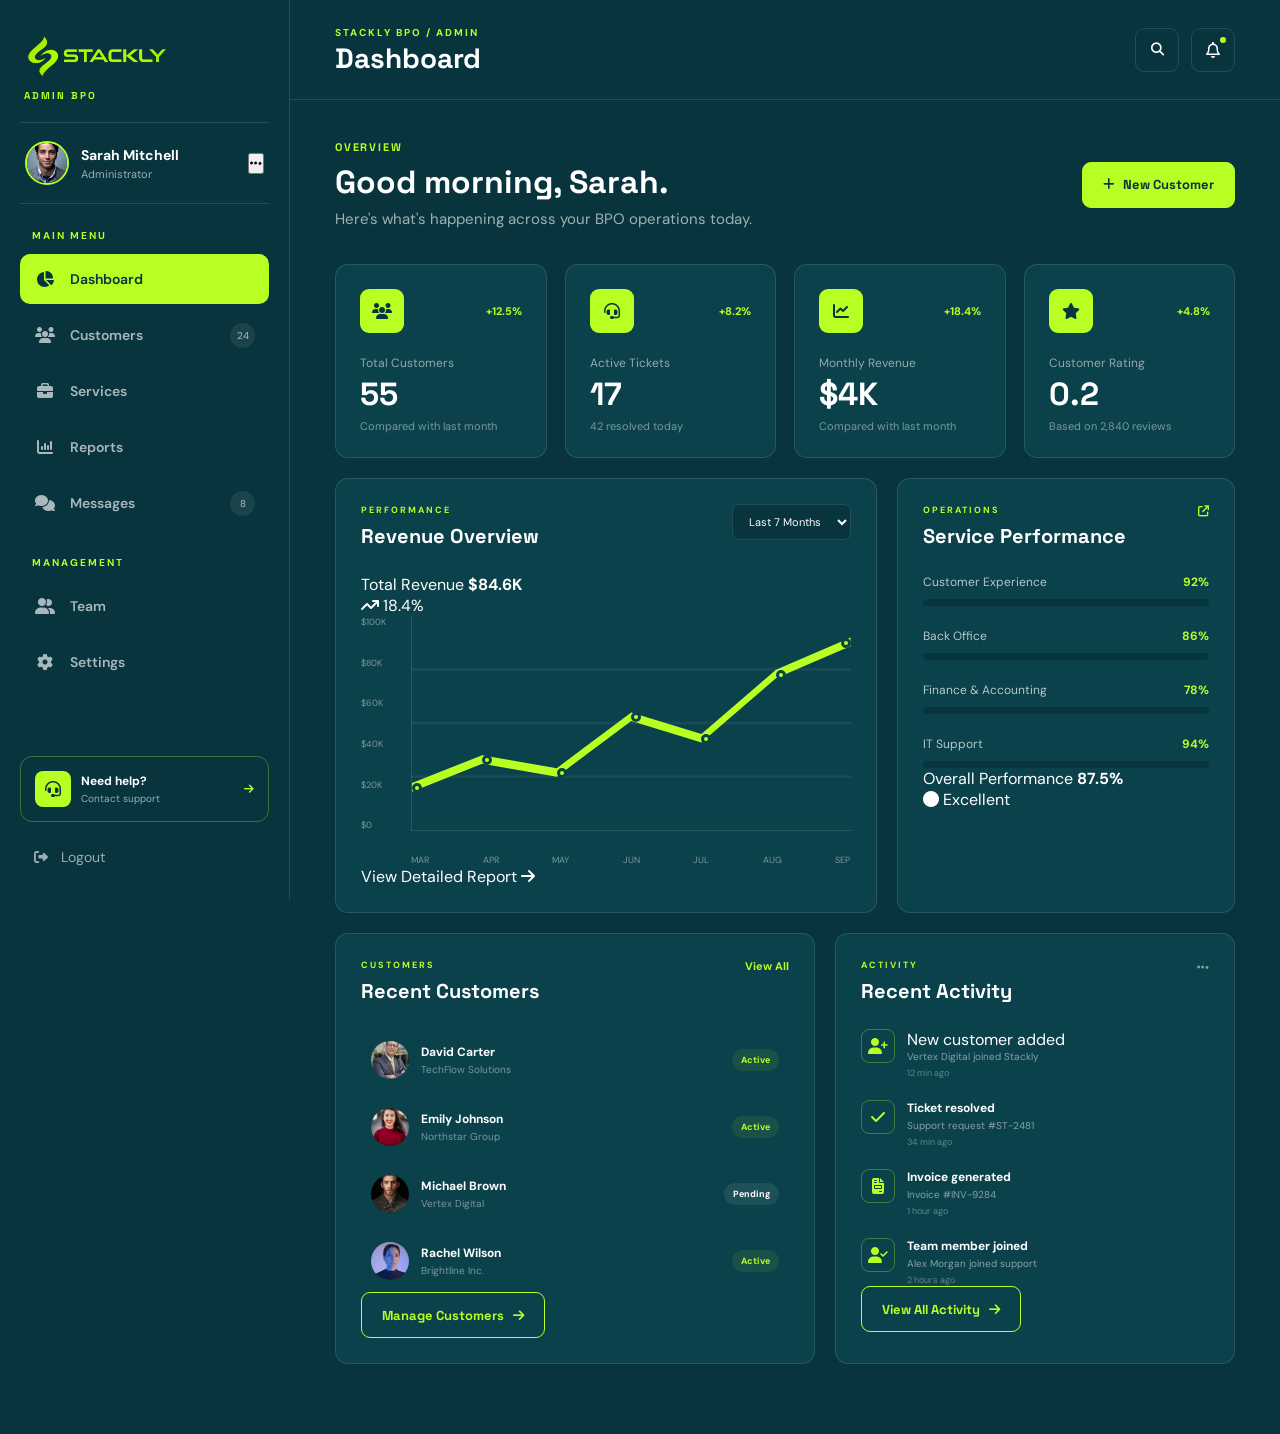
<file: admin.html>
<!DOCTYPE html>
<html lang="en">

<head>
    <meta charset="UTF-8">

    <meta name="viewport"
          content="width=device-width, initial-scale=1.0">

    <meta name="description"
          content="Stackly BPO Admin Dashboard">

    <title>Stackly BPO - Admin Dashboard</title>

    <!-- ================= FONTS ================= -->

    <link rel="preconnect"
          href="https://fonts.googleapis.com">

    <link rel="preconnect"
          href="https://fonts.gstatic.com"
          crossorigin>

    <link href="https://fonts.googleapis.com/css2?family=DM+Sans:wght@400;500;600;700&family=Space+Grotesk:wght@400;500;600;700&display=swap"
          rel="stylesheet">

    <!-- ================= AOS ================= -->

    <link rel="stylesheet"
          href="https://unpkg.com/aos@2.3.1/dist/aos.css">

    <!-- ================= FONT AWESOME ================= -->

    <link rel="stylesheet"
          href="https://cdnjs.cloudflare.com/ajax/libs/font-awesome/6.5.2/css/all.min.css">

    <!-- ================= ADMIN CSS ================= -->

    <link rel="stylesheet"
          href="css/admin.css">
</head>

<body>

<!-- =====================================================
     MOBILE OVERLAY
===================================================== -->

<div class="sidebar-overlay"
     id="sidebarOverlay"
     aria-hidden="true">
</div>


<!-- =====================================================
     SIDEBAR
===================================================== -->

<aside class="sidebar"
       id="sidebar">

    <!-- LOGO -->

    <div class="sidebar-logo">

        <a href="#dashboard"
           class="sidebar-logo-link"
           aria-label="Stackly Home"
           title="Stackly Home">

            <img src="assets/logo img1.webp"
                 alt="Stackly"
                 class="sidebar-logo-image">

        </a>

        <span class="sidebar-admin-text">
        ADMIN  BPO 
        </span>

    </div>


    <!-- PROFILE -->

    <div class="admin-profile">

        <img src="assets/img-26.webp"
             alt="Sarah Mitchell">

        <div>

            <strong>
                Sarah Mitchell
            </strong>

            <span>
                Administrator
            </span>

        </div>

        <button class="profile-more"
                type="button"
                aria-label="Profile options"
                title="Profile options">

            <i class="fa-solid fa-ellipsis"
               aria-hidden="true"></i>

        </button>

    </div>


    <!-- NAVIGATION -->

    <nav class="sidebar-nav"
         aria-label="Admin navigation">

        <p class="nav-title">
            MAIN MENU
        </p>

        <a href="#dashboard"
           class="sidebar-link active"
           data-page="dashboard">

            <i class="fa-solid fa-chart-pie"
               aria-hidden="true"></i>

            <span>Dashboard</span>

        </a>


        <a href="#customers"
           class="sidebar-link"
           data-page="customers">

            <i class="fa-solid fa-users"
               aria-hidden="true"></i>

            <span>Customers</span>

            <small>24</small>

        </a>


        <a href="#services"
           class="sidebar-link"
           data-page="services">

            <i class="fa-solid fa-briefcase"
               aria-hidden="true"></i>

            <span>Services</span>

        </a>


        <a href="#reports"
           class="sidebar-link"
           data-page="reports">

            <i class="fa-solid fa-chart-column"
               aria-hidden="true"></i>

            <span>Reports</span>

        </a>


        <a href="#messages"
           class="sidebar-link"
           data-page="messages">

            <i class="fa-solid fa-comments"
               aria-hidden="true"></i>

            <span>Messages</span>

            <small>8</small>

        </a>


        <p class="nav-title second-title">
            MANAGEMENT
        </p>


        <a href="#team"
           class="sidebar-link"
           data-page="team">

            <i class="fa-solid fa-user-group"
               aria-hidden="true"></i>

            <span>Team</span>

        </a>


        <a href="#settings"
           class="sidebar-link"
           data-page="settings">

            <i class="fa-solid fa-gear"
               aria-hidden="true"></i>

            <span>Settings</span>

        </a>

    </nav>


    <!-- SIDEBAR BOTTOM -->

    <div class="sidebar-bottom">

        <a href="404.html"
           class="support-box">

            <div class="support-icon">

                <i class="fa-solid fa-headset"
                   aria-hidden="true"></i>

            </div>

            <div>

                <strong>
                    Need help?
                </strong>

                <span>
                    Contact support
                </span>

            </div>

            <i class="fa-solid fa-arrow-right"
               aria-hidden="true"></i>

        </a>


        <a href="login.html"
           class="logout-link"
           aria-label="Logout"
           title="Logout">

            <i class="fa-solid fa-right-from-bracket"
               aria-hidden="true"></i>

            <span>Logout</span>

        </a>

    </div>

</aside>


<!-- =====================================================
     MAIN CONTENT
===================================================== -->

<main class="main-content">


    <!-- =================================================
         HEADER
    ================================================= -->

    <header class="dashboard-header">

        <div class="header-left">

            <button class="menu-toggle"
                    id="menuToggle"
                    type="button"
                    aria-label="Open menu"
                    aria-expanded="false"
                    title="Open menu">

                <span class="menu-icon">
                    <i class="fa-solid fa-bars"
                       aria-hidden="true"></i>
                </span>

                <span class="close-icon">
                    <i class="fa-solid fa-xmark"
                       aria-hidden="true"></i>
                </span>

            </button>


            <div>

                <span class="header-label">
                    STACKLY BPO / ADMIN
                </span>

                <h1 id="pageTitle">
                    Dashboard
                </h1>

            </div>

        </div>


        <div class="header-right">

           <button class="header-icon"
        id="searchButton"
        type="button"
        aria-label="Search"
        title="Search"
        onclick="window.location.href='404.html';">

    <i class="fa-solid fa-magnifying-glass"
       aria-hidden="true"></i>

</button>


     <a href="404.html"
   class="header-icon notification"
   id="notificationButton"
   aria-label="Notifications"
   title="Notifications">

    <i class="fa-regular fa-bell"
       aria-hidden="true"></i>

    <span></span>

</a>



        </div>

    </header>


    <!-- =================================================
         PAGE CONTAINER
    ================================================= -->

    <div class="page-container">


        <!-- =================================================
             DASHBOARD
        ================================================= -->

        <section class="dashboard-page page active-page"
                 id="dashboard">

            <div class="welcome-section"
                 data-aos="fade-up">

                <div>

                    <span class="section-label">
                        OVERVIEW
                    </span>

                    <h2>
                        Good morning, Sarah.
                    </h2>

                    <p>
                        Here's what's happening across your
                        BPO operations today.
                    </p>

                </div>


                <a href="404.html"
                   class="primary-button">

                    <i class="fa-solid fa-plus"
                       aria-hidden="true"></i>

                    New Customer

                </a>

            </div>


            <!-- STATS -->

            <div class="stats-grid">

                <div class="stat-card"
                     data-aos="fade-up"
                     data-aos-delay="100">

                    <div class="stat-top">

                        <div class="stat-icon">
                            <i class="fa-solid fa-users"
                               aria-hidden="true"></i>
                        </div>

                        <span class="stat-growth">
                            +12.5%
                        </span>

                    </div>

                    <span class="stat-label">
                        Total Customers
                    </span>

                    <strong class="stat-number"
                            data-value="1248">
                        1,248
                    </strong>

                    <p>
                        Compared with last month
                    </p>

                </div>


                <div class="stat-card"
                     data-aos="fade-up"
                     data-aos-delay="200">

                    <div class="stat-top">

                        <div class="stat-icon">
                            <i class="fa-solid fa-headset"
                               aria-hidden="true"></i>
                        </div>

                        <span class="stat-growth">
                            +8.2%
                        </span>

                    </div>

                    <span class="stat-label">
                        Active Tickets
                    </span>

                    <strong class="stat-number"
                            data-value="386">
                        386
                    </strong>

                    <p>
                        42 resolved today
                    </p>

                </div>


                <div class="stat-card"
                     data-aos="fade-up"
                     data-aos-delay="300">

                    <div class="stat-top">

                        <div class="stat-icon">
                            <i class="fa-solid fa-chart-line"
                               aria-hidden="true"></i>
                        </div>

                        <span class="stat-growth">
                            +18.4%
                        </span>

                    </div>

                    <span class="stat-label">
                        Monthly Revenue
                    </span>

                    <strong class="stat-number"
                            data-prefix="$"
                            data-suffix="K"
                            data-value="84.6">
                        $84.6K
                    </strong>

                    <p>
                        Compared with last month
                    </p>

                </div>


                <div class="stat-card"
                     data-aos="fade-up"
                     data-aos-delay="400">

                    <div class="stat-top">

                        <div class="stat-icon">
                            <i class="fa-solid fa-star"
                               aria-hidden="true"></i>
                        </div>

                        <span class="stat-growth">
                            +4.8%
                        </span>

                    </div>

                    <span class="stat-label">
                        Customer Rating
                    </span>

                    <strong class="stat-number"
                            data-value="4.8"
                            data-decimal="1">
                        4.8
                    </strong>

                    <p>
                        Based on 2,840 reviews
                    </p>

                </div>

            </div>


            <!-- REVENUE + SERVICE -->

            <div class="dashboard-grid">

                <div class="dashboard-card revenue-card"
                     data-aos="fade-up">

                    <div class="card-heading">

                        <div>

                            <span class="card-label">
                                PERFORMANCE
                            </span>

                            <h3>
                                Revenue Overview
                            </h3>

                        </div>

                        <select class="dashboard-select"
                                aria-label="Revenue period">

                            <option>Last 7 Months</option>
                            <option>Last 6 Months</option>
                            <option>Last Year</option>

                        </select>

                    </div>


                    <div class="revenue-summary">

                        <div>

                            <span>
                                Total Revenue
                            </span>

                            <strong>
                                $84.6K
                            </strong>

                        </div>

                        <div class="revenue-change">

                            <i class="fa-solid fa-arrow-trend-up"
                               aria-hidden="true"></i>

                            <span>18.4%</span>

                        </div>

                    </div>


                    <div class="chart-area">

                        <div class="chart-values">
                            <span>$100K</span>
                            <span>$80K</span>
                            <span>$60K</span>
                            <span>$40K</span>
                            <span>$20K</span>
                            <span>$0</span>
                        </div>


                        <div class="chart">

                            <div class="chart-line"></div>

                            <div class="chart-point point-one"></div>
                            <div class="chart-point point-two"></div>
                            <div class="chart-point point-three"></div>
                            <div class="chart-point point-four"></div>
                            <div class="chart-point point-five"></div>
                            <div class="chart-point point-six"></div>
                            <div class="chart-point point-seven"></div>

                        </div>


                        <div class="chart-months">
                            <span>MAR</span>
                            <span>APR</span>
                            <span>MAY</span>
                            <span>JUN</span>
                            <span>JUL</span>
                            <span>AUG</span>
                            <span>SEP</span>
                        </div>

                    </div>


                    <div class="card-action">

                        <a href="404.html"
                           class="dashboard-link">

                            View Detailed Report

                            <i class="fa-solid fa-arrow-right"
                               aria-hidden="true"></i>

                        </a>

                    </div>

                </div>


                <!-- SERVICE PERFORMANCE -->

                <div class="dashboard-card operations-card"
                     data-aos="fade-up"
                     data-aos-delay="150">

                    <div class="card-heading">

                        <div>

                            <span class="card-label">
                                OPERATIONS
                            </span>

                            <h3>
                                Service Performance
                            </h3>

                        </div>

                        <a href="404.html"
                           class="card-icon-link"
                           aria-label="View service performance"
                           title="View service performance">

                            <i class="fa-solid fa-arrow-up-right-from-square"
                               aria-hidden="true"></i>

                        </a>

                    </div>


                    <div class="service-progress">

                        <div class="progress-item">

                            <div>
                                <span>Customer Experience</span>
                                <strong>92%</strong>
                            </div>

                            <div class="progress-bar">
                                <span data-progress="92"></span>
                            </div>

                        </div>


                        <div class="progress-item">

                            <div>
                                <span>Back Office</span>
                                <strong>86%</strong>
                            </div>

                            <div class="progress-bar">
                                <span data-progress="86"></span>
                            </div>

                        </div>


                        <div class="progress-item">

                            <div>
                                <span>Finance &amp; Accounting</span>
                                <strong>78%</strong>
                            </div>

                            <div class="progress-bar">
                                <span data-progress="78"></span>
                            </div>

                        </div>


                        <div class="progress-item">

                            <div>
                                <span>IT Support</span>
                                <strong>94%</strong>
                            </div>

                            <div class="progress-bar">
                                <span data-progress="94"></span>
                            </div>

                        </div>

                    </div>


                    <div class="performance-footer">

                        <div>
                            <span>Overall Performance</span>
                            <strong>87.5%</strong>
                        </div>

                        <span class="performance-status">
                            <i class="fa-solid fa-circle"
                               aria-hidden="true"></i>
                            Excellent
                        </span>

                    </div>

                </div>

            </div>


            <!-- RECENT CUSTOMERS + ACTIVITY -->

            <div class="bottom-grid">

                <div class="dashboard-card recent-card"
                     data-aos="fade-up">

                    <div class="card-heading">

                        <div>
                            <span class="card-label">
                                CUSTOMERS
                            </span>

                            <h3>
                                Recent Customers
                            </h3>
                        </div>

                        <a href="404.html"
                           data-page="customers"
                           class="view-all-link">
                            View All
                        </a>

                    </div>


                    <div class="customer-list">

                        <div class="customer-row">

                            <img src="assets/img-18.webp"
                                 alt="David Carter">

                            <div class="customer-info">

                                <strong>David Carter</strong>

                                <span>
                                    TechFlow Solutions
                                </span>

                            </div>

                            <span class="status active">
                                Active
                            </span>

                        </div>


                        <div class="customer-row">

                            <img src="assets/img-25.webp"
                                 alt="Emily Johnson">

                            <div class="customer-info">


                                <strong>Emily Johnson</strong>

                                <span>
                                    Northstar Group
                                </span>

                            </div>

                            <span class="status active">
                                Active
                            </span>
 
                        </div>


                        <div class="customer-row">

                            <img src="assets/img-28.webp"
                                 alt="Michael Brown">

                            <div class="customer-info">

                                <strong>Michael Brown</strong>

                                <span>
                                    Vertex Digital
                                </span>

                            </div>

                            <span class="status pending">
                                Pending
                            </span>

                        </div>


                        <div class="customer-row">

                            <img src="assets/img-27.webp"
                                 alt="Rachel Wilson">

                            <div class="customer-info">

                                <strong>Rachel Wilson</strong>

                                <span>
                                    Brightline Inc.
                                </span>

                            </div>

                            <span class="status active">
                                Active
                            </span>

                        </div>

                    </div>


                    <div class="card-action">

                        <a href="404.html"
                           data-page="customers"
                           class="secondary-button">

                            Manage Customers

                            <i class="fa-solid fa-arrow-right"
                               aria-hidden="true"></i>

                        </a>

                    </div>

                </div>


                <!-- ACTIVITY -->

                <div class="dashboard-card activity-card"
                     data-aos="fade-up"
                     data-aos-delay="150">

                    <div class="card-heading">

                        <div>
                            <span class="card-label">
                                ACTIVITY
                            </span>

                            <h3>
                                Recent Activity
                            </h3>
                        </div>

                        <button class="more-button"
                                type="button"
                                aria-label="More activity options"
                                title="More activity options">

                            <i class="fa-solid fa-ellipsis"
                               aria-hidden="true"></i>

                        </button>

                    </div>


                    <div class="activity-list">

                        <div class="activity-item">

                            <div class="activity-icon">
                                <i class="fa-solid fa-user-plus"
                                   aria-hidden="true"></i>
                            </div>

                            <div>

                                <a href="404.html"
                                   class="activity-title">
                                    New customer added
                                </a>

                                <span>
                                    Vertex Digital joined Stackly
                                </span>

                                <small>
                                    12 min ago
                                </small>

                            </div>

                        </div>


                        <div class="activity-item">

                            <div class="activity-icon">
                                <i class="fa-solid fa-check"
                                   aria-hidden="true"></i>
                            </div>

                            <div>

                                <strong>Ticket resolved</strong>

                                <span>
                                    Support request #ST-2481
                                </span>

                                <small>
                                    34 min ago
                                </small>

                            </div>

                        </div>


                        <div class="activity-item">

                            <div class="activity-icon">
                                <i class="fa-solid fa-file-invoice"
                                   aria-hidden="true"></i>
                            </div>

                            <div>

                                <strong>Invoice generated</strong>

                                <span>
                                    Invoice #INV-9284
                                </span>

                                <small>
                                    1 hour ago
                                </small>

                            </div>

                        </div>


                        <div class="activity-item">

                            <div class="activity-icon">
                                <i class="fa-solid fa-user-check"
                                   aria-hidden="true"></i>
                            </div>

                            <div>

                                <strong>Team member joined</strong>

                                <span>
                                    Alex Morgan joined support
                                </span>

                                <small>
                                    2 hours ago
                                </small>

                            </div>

                        </div>

                    </div>


                    <div class="card-action">

                        <a href="404.html"
                           class="secondary-button">

                            View All Activity

                            <i class="fa-solid fa-arrow-right"
                               aria-hidden="true"></i>

                        </a>

                    </div>

                </div>

            </div>



        </section>


        <!-- =================================================
             CUSTOMERS
        ================================================= -->

        <section class="page inner-page"
                 id="customers">

            <div class="page-intro">

                <span class="section-label">
                    CUSTOMER MANAGEMENT
                </span>

                <h2>
                    Customer Overview
                </h2>

                <p>
                    Manage customer accounts, companies and
                    service activity from one place.
                </p>

            </div>


            <div class="customer-stats">

                <div class="customer-stat-card"
                     data-aos="fade-up">

                    <div class="customer-stat-icon">
                        <i class="fa-solid fa-users"
                           aria-hidden="true"></i>
                    </div>

                    <div>
                        <span>Total Customers</span>
                        <strong>24</strong>
                    </div>

                </div>


                <div class="customer-stat-card"
                     data-aos="fade-up"
                     data-aos-delay="100">

                    <div class="customer-stat-icon">
                        <i class="fa-solid fa-user-check"
                           aria-hidden="true"></i>
                    </div>

                    <div>
                        <span>Active Customers</span>
                        <strong>20</strong>
                    </div>

                </div>


                <div class="customer-stat-card"
                     data-aos="fade-up"
                     data-aos-delay="200">

                    <div class="customer-stat-icon">
                        <i class="fa-solid fa-clock"
                           aria-hidden="true"></i>
                    </div>

                    <div>
                        <span>Pending</span>
                        <strong>04</strong>
                    </div>

                </div>


                <div class="customer-stat-card"
                     data-aos="fade-up"
                     data-aos-delay="300">

                    <div class="customer-stat-icon">
                        <i class="fa-solid fa-arrow-trend-up"
                           aria-hidden="true"></i>
                    </div>

                    <div>
                        <span>Growth</span>
                        <strong>18.4%</strong>
                    </div>

                </div>

            </div>


            <div class="customers-content-grid">

                <div class="dashboard-card customer-main-card"
                     data-aos="fade-right">

                    <div class="card-heading">

                        <div>
                            <span class="card-label">
                                CUSTOMERS
                            </span>

                            <h3>
                                Recent Customers
                            </h3>
                        </div>

                        <a href="404.html"
                           class="view-all-link">
                            View All
                        </a>

                    </div>


                    <div class="customer-table">

                        <div class="customer-item">

                            <img src="assets/img-18.webp"
                                 alt="David Carter">

                            <div class="customer-details">

                                <strong>David Carter</strong>

                                <span>
                                    TechFlow Solutions
                                </span>

                                <small>
                                    Customer ID: ST-1024
                                </small>

                            </div>

                            <div class="customer-service">

                                <span>
                                    Customer Experience
                                </span>

                                <small>
                                    Premium Plan
                                </small>

                            </div>

                            <span class="customer-status active">
                                Active
                            </span>

                            <a href="404.html"
                               class="customer-arrow"
                               aria-label="View David Carter"
                               title="View customer">

                                <i class="fa-solid fa-arrow-right"
                                   aria-hidden="true"></i>

                            </a>

                        </div>


                        <div class="customer-item">

                            <img src="assets/img-25.webp"
                                 alt="Emily Johnson">

                            <div class="customer-details">

                                <strong>Emily Johnson</strong>

                                <span>
                                    Northstar Group
                                </span>

                                <small>
                                    Customer ID: ST-1025
                                </small>

                            </div>

                            <div class="customer-service">

                                <span>
                                    Back Office
                                </span>

                                <small>
                                    Business Plan
                                </small>

                            </div>

                            <span class="customer-status active">
                                Active
                            </span>

                            <a href="404.html"
                               class="customer-arrow"
                               aria-label="View Emily Johnson"
                               title="View customer">

                                <i class="fa-solid fa-arrow-right"
                                   aria-hidden="true"></i>

                            </a>

                        </div>


                        <div class="customer-item">

                            <img src="assets/img-28.webp"
                                 alt="Michael Brown">

                            <div class="customer-details">

                                <strong>Michael Brown</strong>

                                <span>
                                    Vertex Digital
                                </span>

                                <small>
                                    Customer ID: ST-1026
                                </small>

                            </div>

                            <div class="customer-service">

                                <span>
                                    IT Support
                                </span>

                                <small>
                                    Standard Plan
                                </small>

                            </div>

                            <span class="customer-status pending">
                                Pending
                            </span>

                            <a href="404.html"
                               class="customer-arrow"
                               aria-label="View Michael Brown"
                               title="View customer">

                                <i class="fa-solid fa-arrow-right"
                                   aria-hidden="true"></i>

                            </a>

                        </div>


                        <div class="customer-item">

                            <img src="assets/img-27.webp"
                                 alt="Rachel Wilson">

                            <div class="customer-details">

                                <strong>Rachel Wilson</strong>

                                <span>
                                    Brightline Inc.
                                </span>

                                <small>
                                    Customer ID: ST-1027
                                </small>

                            </div>

                            <div class="customer-service">

                                <span>
                                    Finance &amp; Accounting
                                </span>

                                <small>
                                    Premium Plan
                                </small>

                            </div>

                            <span class="customer-status active">
                                Active
                            </span>

                            <a href="404.html"
                               class="customer-arrow"
                               aria-label="View Rachel Wilson"
                               title="View customer">

                                <i class="fa-solid fa-arrow-right"
                                   aria-hidden="true"></i>

                            </a>

                        </div>

                    </div>

                </div>


                <div class="dashboard-card customer-visual-card"
                     data-aos="fade-left">

                    <div class="customer-visual-image">

                        <img src="assets/img-23.webp"
                             alt="Stackly BPO customer operations">

                        <div class="visual-overlay">

                            <span>
                                LIVE OPERATIONS
                            </span>

                            <strong>
                                24/7
                            </strong>

                            <small>
                                Customer Support
                            </small>

                        </div>

                    </div>


                    <div class="customer-visual-content">

                        <span class="card-label">
                            CUSTOMER SUCCESS
                        </span>

                        <h3>
                            Building better
                            customer operations.
                        </h3>

                        <p>
                            Track customer activity, service
                            performance and account health from
                            the Stackly dashboard.
                        </p>


                        <div class="customer-mini-stats">

                            <div>
                                <strong>98%</strong>
                                <span>Satisfaction</span>
                            </div>

                            <div>
                                <strong>24/7</strong>
                                <span>Support</span>
                            </div>

                            <div>
                                <strong>4.9</strong>
                                <span>Rating</span>
                            </div>

                        </div>


                        <a href="404.html"
                           class="secondary-button">

                            Customer Reports

                            <i class="fa-solid fa-arrow-right"
                               aria-hidden="true"></i>

                        </a>

                    </div>

                </div>

            </div>

        </section>


        <!-- =================================================
             SERVICES
        ================================================= -->

        <section class="page inner-page"
                 id="services">

            <div class="page-intro">

                <span class="section-label">
                    SERVICE MANAGEMENT
                </span>

                <h2>
                    Services
                </h2>

                <p>
                    Monitor and manage all Stackly BPO services.
                </p>

            </div>


            <div class="management-grid">

                <div class="management-card"
                     data-aos="fade-up">

                    <span>01</span>

                    <i class="fa-solid fa-headset"
                       aria-hidden="true"></i>

                    <h3>
                        Customer Experience
                    </h3>

                    <p>
                        92% performance
                    </p>

                    <a href="404.html"
                       class="card-small-button">
                        View Service
                    </a>

                </div>


                <div class="management-card"
                     data-aos="fade-up"
                     data-aos-delay="100">

                    <span>02</span>

                    <i class="fa-solid fa-database"
                       aria-hidden="true"></i>

                    <h3>
                        Back Office
                    </h3>

                    <p>
                        86% performance
                    </p>

                    <a href="404.html"
                       class="card-small-button">
                        View Service
                    </a>

                </div>


                <div class="management-card"
                     data-aos="fade-up"
                     data-aos-delay="200">

                    <span>03</span>

                    <i class="fa-solid fa-calculator"
                       aria-hidden="true"></i>

                    <h3>
                        Finance &amp; Accounting
                    </h3>

                    <p>
                        78% performance
                    </p>

                    <a href="404.html"
                       class="card-small-button">
                        View Service
                    </a>

                </div>


                <div class="management-card"
                     data-aos="fade-up"
                     data-aos-delay="300">

                    <span>04</span>

                    <i class="fa-solid fa-computer"
                       aria-hidden="true"></i>

                    <h3>
                        IT Support
                    </h3>

                    <p>
                        94% performance
                    </p>

                    <a href="404.html"
                       class="card-small-button">
                        View Service
                    </a>

                </div>

            </div>

        </section>


        <!-- =================================================
             REPORTS
        ================================================= -->

        <section class="page inner-page reports-page"
                 id="reports">

            <div class="section-heading"
                 data-aos="fade-up">

                <div>

                    <span class="section-label">
                        ANALYTICS &amp; PERFORMANCE
                    </span>

                    <h2>
                        Reports
                    </h2>

                    <p>
                        Review operational performance, revenue,
                        customer satisfaction and service analytics
                        from one centralized dashboard.
                    </p>

                </div>


                <a href="404.html"
                   class="primary-button">

                    <i class="fa-solid fa-download"
                       aria-hidden="true"></i>

                    Export Report

                </a>

            </div>


            <div class="report-stats">

                <div class="report-stat-card"
                     data-aos="fade-up">

                    <div class="report-stat-icon">
                        <i class="fa-solid fa-chart-line"
                           aria-hidden="true"></i>
                    </div>

                    <div>
                        <span>Monthly Revenue</span>
                        <strong>$84.6K</strong>
                        <small>+18.4%</small>
                    </div>

                </div>


                <div class="report-stat-card"
                     data-aos="fade-up"
                     data-aos-delay="100">

                    <div class="report-stat-icon">
                        <i class="fa-solid fa-users"
                           aria-hidden="true"></i>
                    </div>

                    <div>
                        <span>Customers</span>
                        <strong>1,248</strong>
                        <small>+12.5%</small>
                    </div>

                </div>


                <div class="report-stat-card"
                     data-aos="fade-up"
                     data-aos-delay="200">

                    <div class="report-stat-icon">
                        <i class="fa-solid fa-headset"
                           aria-hidden="true"></i>
                    </div>

                    <div>
                        <span>Service Score</span>
                        <strong>92%</strong>
                        <small>Excellent</small>
                    </div>

                </div>


                <div class="report-stat-card"
                     data-aos="fade-up"
                     data-aos-delay="300">

                    <div class="report-stat-icon">
                        <i class="fa-solid fa-star"
                           aria-hidden="true"></i>
                    </div>

                    <div>
                        <span>Customer Rating</span>
                        <strong>4.8</strong>
                        <small>+4.8%</small>
                    </div>

                </div>

            </div>


            <div class="reports-main-grid">

                <div class="dashboard-card performance-report"
                     data-aos="fade-right">

                    <div class="card-heading">

                        <div>

                            <span class="card-label">
                                PERFORMANCE
                            </span>

                            <h3>
                                Service Performance
                            </h3>

                        </div>

                        <a href="404.html"
                           class="view-all-link">
                            Detailed Report
                        </a>

                    </div>


                    <div class="performance-list">

                        <div class="performance-item">

                            <div class="performance-info">
                                <span>Customer Experience</span>
                                <strong>92%</strong>
                            </div>

                            <div class="report-progress">
                                <span data-progress="92"></span>
                            </div>

                        </div>


                        <div class="performance-item">

                            <div class="performance-info">
                                <span>Back Office</span>
                                <strong>86%</strong>
                            </div>

                            <div class="report-progress">
                                <span data-progress="86"></span>
                            </div>

                        </div>


                        <div class="performance-item">

                            <div class="performance-info">
                                <span>Finance &amp; Accounting</span>
                                <strong>78%</strong>
                            </div>

                            <div class="report-progress">
                                <span data-progress="78"></span>
                            </div>

                        </div>


                        <div class="performance-item">

                            <div class="performance-info">
                                <span>IT Support</span>
                                <strong>94%</strong>
                            </div>

                            <div class="report-progress">
                                <span data-progress="94"></span>
                            </div>

                        </div>

                    </div>


                    <div class="overall-performance">

                        <div>
                            <span>Overall Performance</span>
                            <strong>87.5%</strong>
                        </div>

                        <span class="performance-badge">
                            Excellent
                        </span>

                    </div>

                </div>


                <div class="dashboard-card report-visual-card"
                     data-aos="fade-left">

                    <div class="report-image">

                        <img src="assets/img-13.webp"
                             alt="Stackly BPO performance team">

                        <div class="report-image-overlay">

                            <span>
                                LIVE OPERATIONS
                            </span>

                            <strong>
                                24/7
                            </strong>

                            <small>
                                Performance Monitoring
                            </small>

                        </div>

                    </div>


                    <div class="report-visual-content">

                        <span class="card-label">
                            OPERATIONS INSIGHT
                        </span>

                        <h3>
                            Data that keeps operations moving.
                        </h3>

                        <p>
                            Track service quality, team efficiency
                            and customer experience with real-time
                            operational insights.
                        </p>

                        <a href="404.html"
                           class="secondary-button">

                            View Analytics

                            <i class="fa-solid fa-arrow-right"
                               aria-hidden="true"></i>

                        </a>

                    </div>

                </div>

            </div>


            <div class="report-breakdown"
                 data-aos="fade-up">

                <div class="card-heading">

                    <div>

                        <span class="card-label">
                            REPORT BREAKDOWN
                        </span>

                        <h3>
                            Business Performance
                        </h3>

                    </div>

                    <a href="404.html"
                       class="view-all-link">
                        View Full Report
                    </a>

                </div>


                <div class="breakdown-grid">

                    <div class="breakdown-item">

                        <div class="breakdown-icon">
                            <i class="fa-solid fa-phone-volume"
                               aria-hidden="true"></i>
                        </div>

                        <div>
                            <strong>48,620</strong>
                            <span>Customer Interactions</span>
                        </div>

                        <small>+14.2%</small>

                    </div>


                    <div class="breakdown-item">

                        <div class="breakdown-icon">
                            <i class="fa-solid fa-ticket"
                               aria-hidden="true"></i>
                        </div>

                        <div>
                            <strong>386</strong>
                            <span>Tickets Resolved</span>
                        </div>

                        <small>+8.2%</small>

                    </div>


                    <div class="breakdown-item">

                        <div class="breakdown-icon">
                            <i class="fa-solid fa-clock"
                               aria-hidden="true"></i>
                        </div>

                        <div>
                            <strong>2.4m</strong>
                            <span>Avg. Response Time</span>
                        </div>

                        <small>-12.5%</small>

                    </div>


                    <div class="breakdown-item">

                        <div class="breakdown-icon">
                            <i class="fa-solid fa-user-check"
                               aria-hidden="true"></i>
                        </div>

                        <div>
                            <strong>96.8%</strong>
                            <span>Resolution Rate</span>
                        </div>

                        <small>+5.6%</small>

                    </div>

                </div>

            </div>

        </section>


        <!-- =================================================
             MESSAGES
        ================================================= -->

        <section class="page inner-page messages-page"
                 id="messages">

            <div class="section-heading"
                 data-aos="fade-up">

                <div>

                    <span class="section-label">
                        COMMUNICATION CENTER
                    </span>

                    <h2>
                        Messages
                    </h2>

                    <p>
                        Manage customer conversations, support requests
                        and internal team communication from one place.
                    </p>

                </div>

                <a href="404.html"
                   class="primary-button">

                    <i class="fa-solid fa-pen"
                       aria-hidden="true"></i>

                    New Message

                </a>

            </div>


            <div class="message-stats">

                <div class="message-stat-card"
                     data-aos="fade-up">

                    <div class="message-stat-icon">
                        <i class="fa-solid fa-envelope"
                           aria-hidden="true"></i>
                    </div>

                    <div>
                        <span>Total Messages</span>
                        <strong>248</strong>
                    </div>

                </div>


                <div class="message-stat-card"
                     data-aos="fade-up"
                     data-aos-delay="100">

                    <div class="message-stat-icon">
                        <i class="fa-solid fa-envelope-open"
                           aria-hidden="true"></i>
                    </div>

                    <div>
                        <span>Unread Messages</span>
                        <strong>18</strong>
                    </div>

                </div>


                <div class="message-stat-card"
                     data-aos="fade-up"
                     data-aos-delay="200">

                    <div class="message-stat-icon">
                        <i class="fa-solid fa-headset"
                           aria-hidden="true"></i>
                    </div>

                    <div>
                        <span>Support Chats</span>
                        <strong>36</strong>
                    </div>

                </div>


                <div class="message-stat-card"
                     data-aos="fade-up"
                     data-aos-delay="300">

                    <div class="message-stat-icon">
                        <i class="fa-solid fa-clock"
                           aria-hidden="true"></i>
                    </div>

                    <div>
                        <span>Pending Replies</span>
                        <strong>07</strong>
                    </div>

                </div>

            </div>


            <div class="messages-content-grid">

                <!-- CONVERSATIONS -->

                <div class="dashboard-card conversations-card"
                     data-aos="fade-right">

                    <div class="card-heading">

                        <div>

                            <span class="card-label">
                                RECENT CONVERSATIONS
                            </span>

                            <h3>
                                Customer Messages
                            </h3>

                        </div>

                        <a href="404.html"
                           class="view-all-link">
                            View All
                        </a>

                    </div>


                    <div class="conversation-list">

                        <a href="404.html"
                           class="conversation-item">

                            <img src="assets/img-18.webp"
                                 alt="David Carter">

                            <div class="conversation-info">

                                <strong>
                                    David Carter
                                </strong>

                                <span>
                                    Can we schedule a service review?
                                </span>

                                <small>
                                    12 min ago
                                </small>

                            </div>

                            <span class="unread-dot"
                                  aria-label="Unread message"></span>

                        </a>


                        <a href="404.html"
                           class="conversation-item">

                            <img src="assets/img-25.webp"
                                 alt="Emily Johnson">

                            <div class="conversation-info">

                                <strong>
                                    Emily Johnson
                                </strong>

                                <span>
                                    Invoice details for September
                                </span>

                                <small>
                                    34 min ago
                                </small>

                            </div>

                            <span class="unread-dot"
                                  aria-label="Unread message"></span>

                        </a>


                        <a href="404.html"
                           class="conversation-item">

                            <img src="assets/img-28.webp"
                                 alt="Michael Brown">

                            <div class="conversation-info">

                                <strong>
                                    Michael Brown
                                </strong>

                                <span>
                                    IT support request update
                                </span>

                                <small>
                                    1 hour ago
                                </small>

                            </div>

                        </a>


                        <a href="404.html"
                           class="conversation-item">

                            <img src="assets/img-27.webp"
                                 alt="Rachel Wilson">

                            <div class="conversation-info">

                                <strong>
                                    Rachel Wilson
                                </strong>

                                <span>
                                    New project onboarding details
                                </span>

                                <small>
                                    2 hours ago
                                </small>

                            </div>

                        </a>

                    </div>

                </div>


                <!-- MESSAGE INSIGHT -->

                <div class="dashboard-card message-insight-card"
                     data-aos="fade-left">

                    <div class="message-insight-image">

                        <img src="assets/img-13.webp"
                             alt="Stackly BPO support team">

                        <div class="message-image-overlay">

                            <span>
                                SUPPORT CENTER
                            </span>

                            <strong>
                                24/7
                            </strong>

                        </div>

                    </div>


                    <div class="message-insight-content">

                        <span class="card-label">
                            COMMUNICATION
                        </span>

                        <h3>
                            Every conversation matters.
                        </h3>

                        <p>
                            Keep customer requests, internal
                            communication and support conversations
                            organized from one centralized workspace.
                        </p>

                        <div class="message-mini-stats">

                            <div>
                                <strong>98%</strong>
                                <span>Response Rate</span>
                            </div>

                            <div>
                                <strong>2.4m</strong>
                                <span>Avg. Reply</span>
                            </div>

                        </div>


                        <a href="404.html"
                           class="secondary-button">

                            Open Communication Center

                            <i class="fa-solid fa-arrow-right"
                               aria-hidden="true"></i>

                        </a>

                    </div>

                </div>

            </div>

        </section>


        <!-- =================================================
             TEAM
        ================================================= -->

        <section class="page inner-page"
                 id="team">

            <div class="page-intro">

                <span class="section-label">
                    TEAM MANAGEMENT
                </span>

                <h2>
                    Team
                </h2>

                <p>
                    Manage your BPO operations team.
                </p>

            </div>


            <div class="team-grid">

                <div class="team-card"
                     data-aos="fade-up">

                    <img src="assets/img-26.webp"
                         alt="Sarah Mitchell">

                    <h3>
                        Sarah Mitchell
                    </h3>

                    <span>
                        Operations Manager
                    </span>

                    <a href="404.html"
                       class="card-small-button">
                        View Profile
                    </a>

                </div>


                <div class="team-card"
                     data-aos="fade-up"
                     data-aos-delay="100">

                    <img src="assets/img-18.webp"
                         alt="David Carter">

                    <h3>
                        David Carter
                    </h3>

                    <span>
                        Customer Success
                    </span>

                    <a href="404.html"
                       class="card-small-button">
                        View Profile
                    </a>

                </div>


                <div class="team-card"
                     data-aos="fade-up"
                     data-aos-delay="200">

                    <img src="assets/img-25.webp"
                         alt="Emily Johnson">

                    <h3>
                        Emily Johnson
                    </h3>

                    <span>
                        Finance Lead
                    </span>

                    <a href="404.html"
                       class="card-small-button">
                        View Profile
                    </a>

                </div>


                <div class="team-card"
                     data-aos="fade-up"
                     data-aos-delay="300">

                    <img src="assets/img-28.webp"
                         alt="Michael Brown">

                    <h3>
                        Michael Brown
                    </h3>

                    <span>
                        IT Support Lead
                    </span>

                    <a href="404.html"
                       class="card-small-button">
                        View Profile
                    </a>

                </div>

            </div>

        </section>


        <!-- =================================================
             SETTINGS
        ================================================= -->

        <section class="page inner-page"
                 id="settings">

            <div class="page-intro">

                <span class="section-label">
                    ADMINISTRATION
                </span>

                <h2>
                    Settings
                </h2>

                <p>
                    Manage your dashboard and account preferences.
                </p>

            </div>


            <div class="settings-box">

                <div class="setting-row">

                    <div>
                        <h3>Profile Settings</h3>

                        <p>
                            Update your administrator profile.
                        </p>
                    </div>

                    <a href="404.html"
                       class="secondary-button">
                        Edit
                    </a>

                </div>


                <div class="setting-row">

                    <div>
                        <h3>Notifications</h3>

                        <p>
                            Manage your notification preferences.
                        </p>
                    </div>

                    <a href="404.html"
                       class="secondary-button">
                        Manage
                    </a>

                </div>


                <div class="setting-row">

                    <div>
                        <h3>Security</h3>

                        <p>
                            Manage password and account security.
                        </p>
                    </div>

                    <a href="404.html"
                       class="secondary-button">
                        Manage
                    </a>

                </div>

            </div>

        </section>

    </div>

</main>


<!-- ================= AOS ================= -->

<script src="https://unpkg.com/aos@2.3.1/dist/aos.js"></script>


<!-- ================= GSAP ================= -->

<script src="https://cdnjs.cloudflare.com/ajax/libs/gsap/3.12.5/gsap.min.js"></script>


<!-- ================= ADMIN JS ================= -->

<script src="js/admin.js"></script>

</body>
</html>
</file>
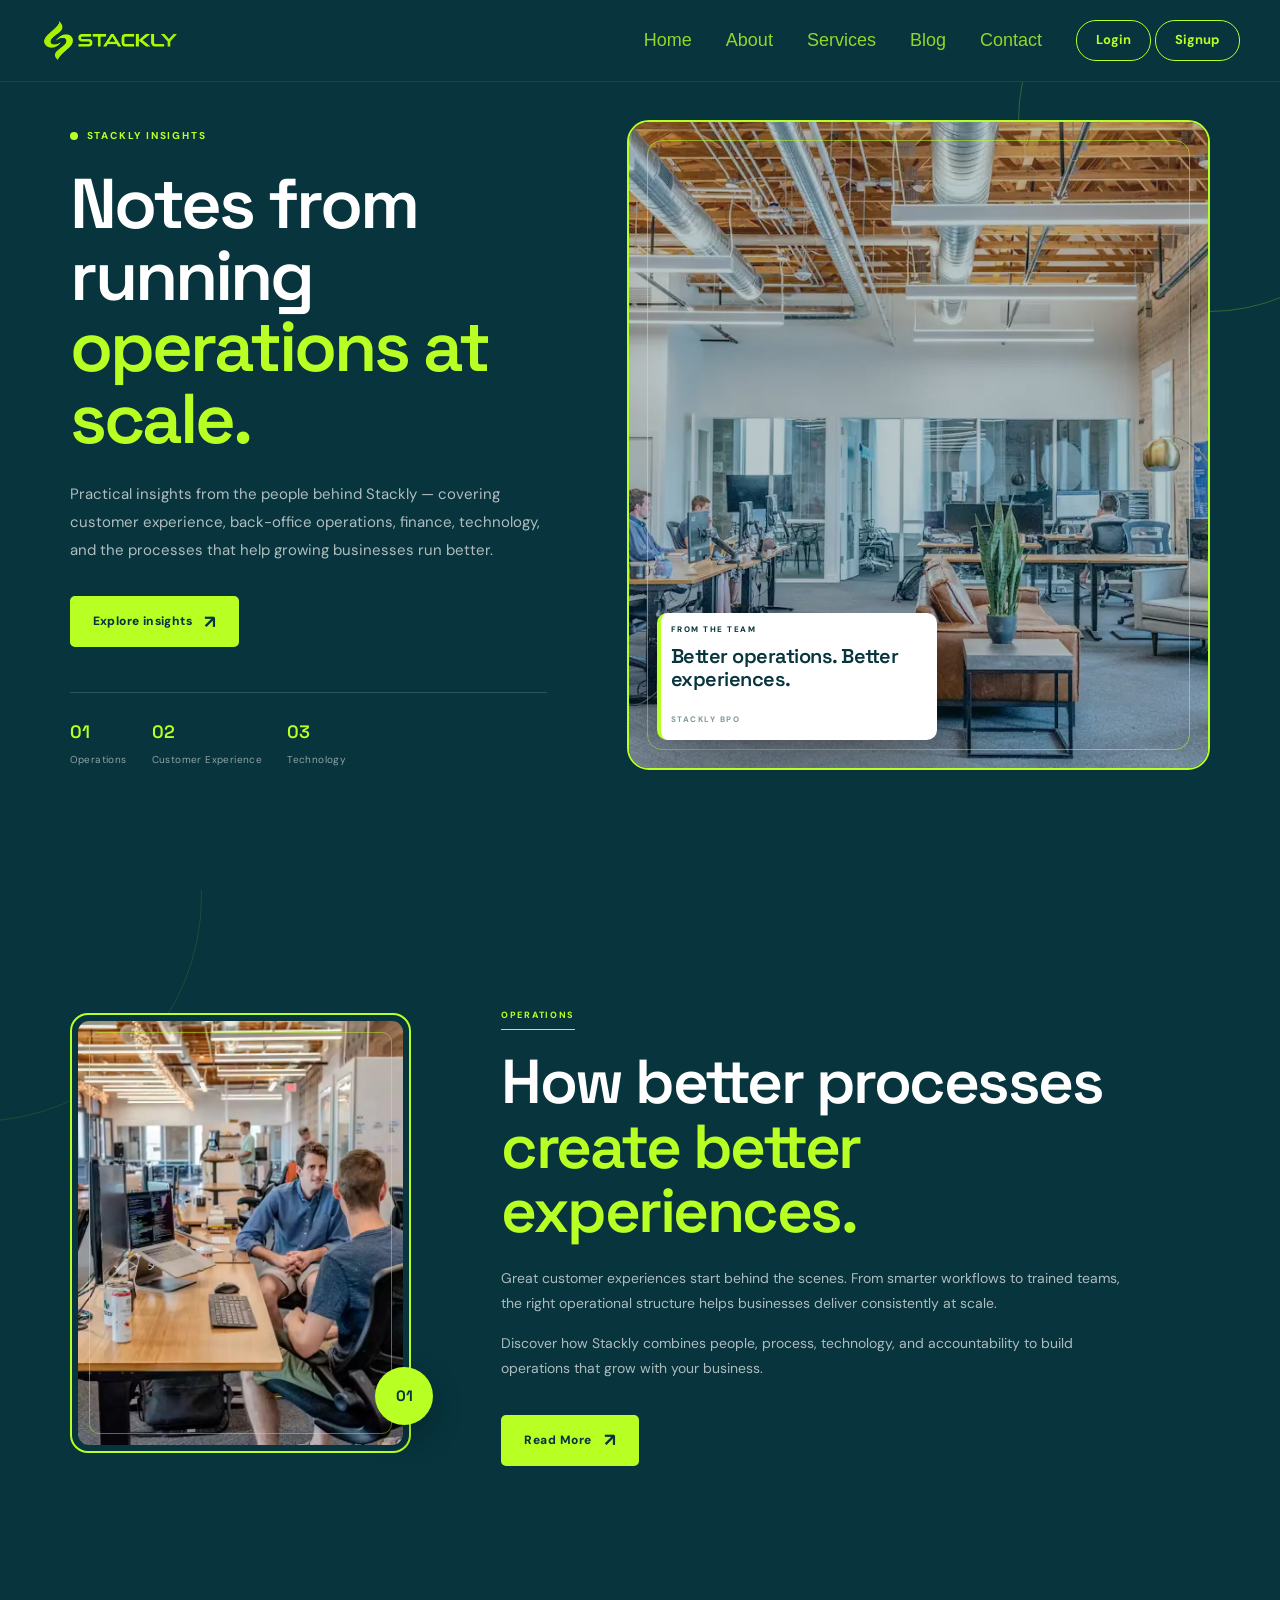
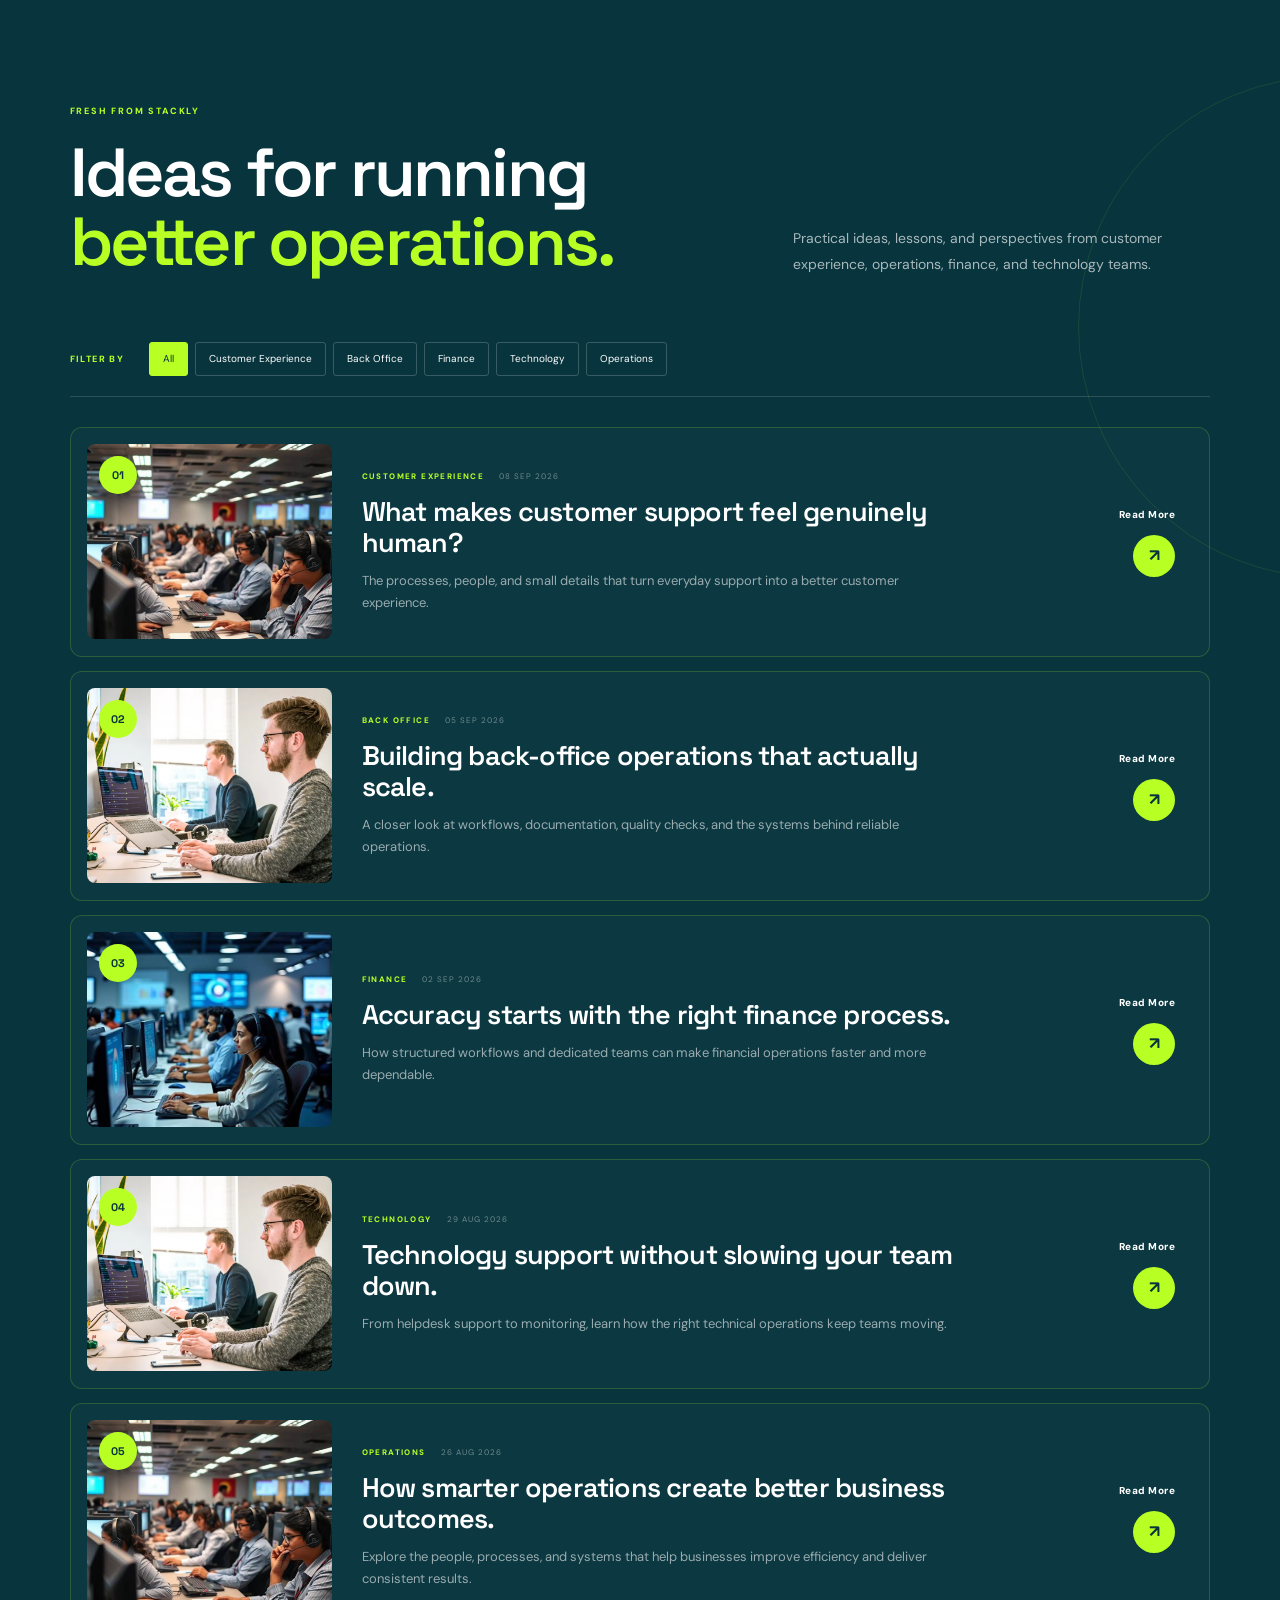
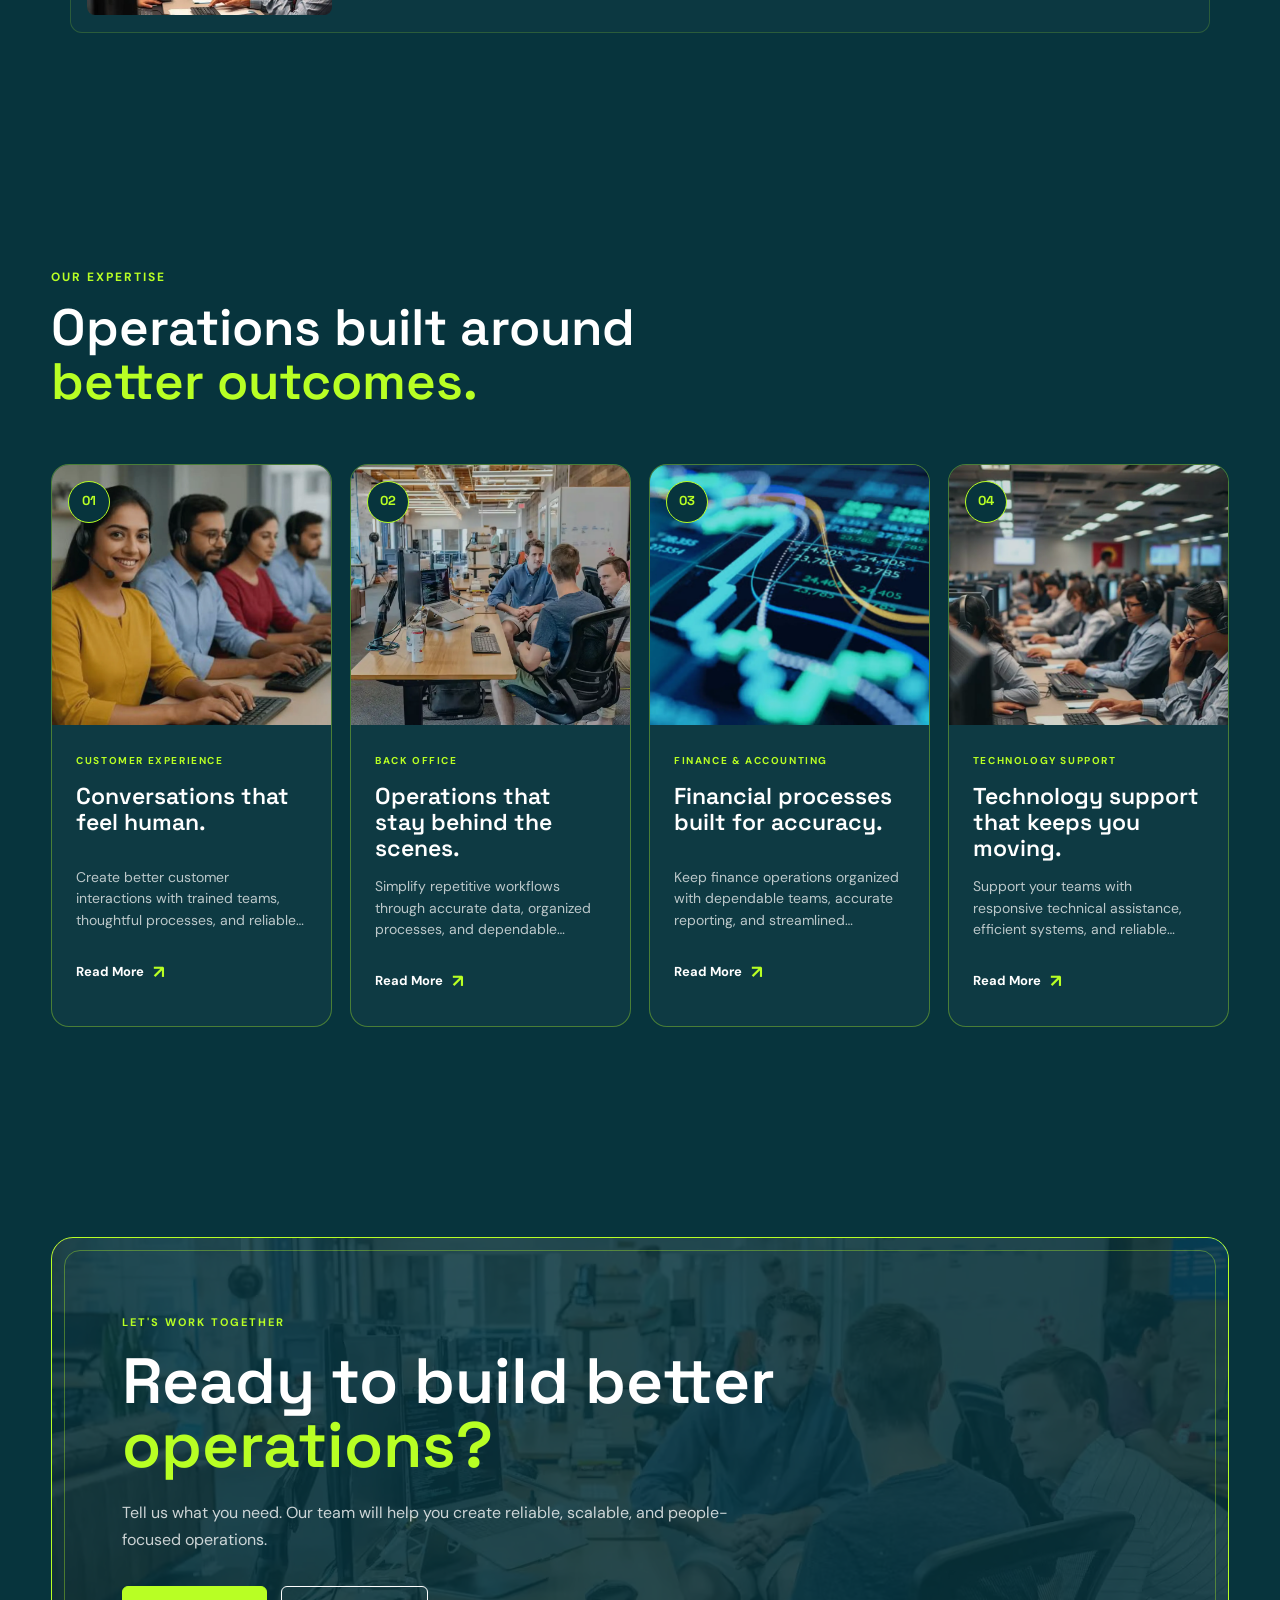
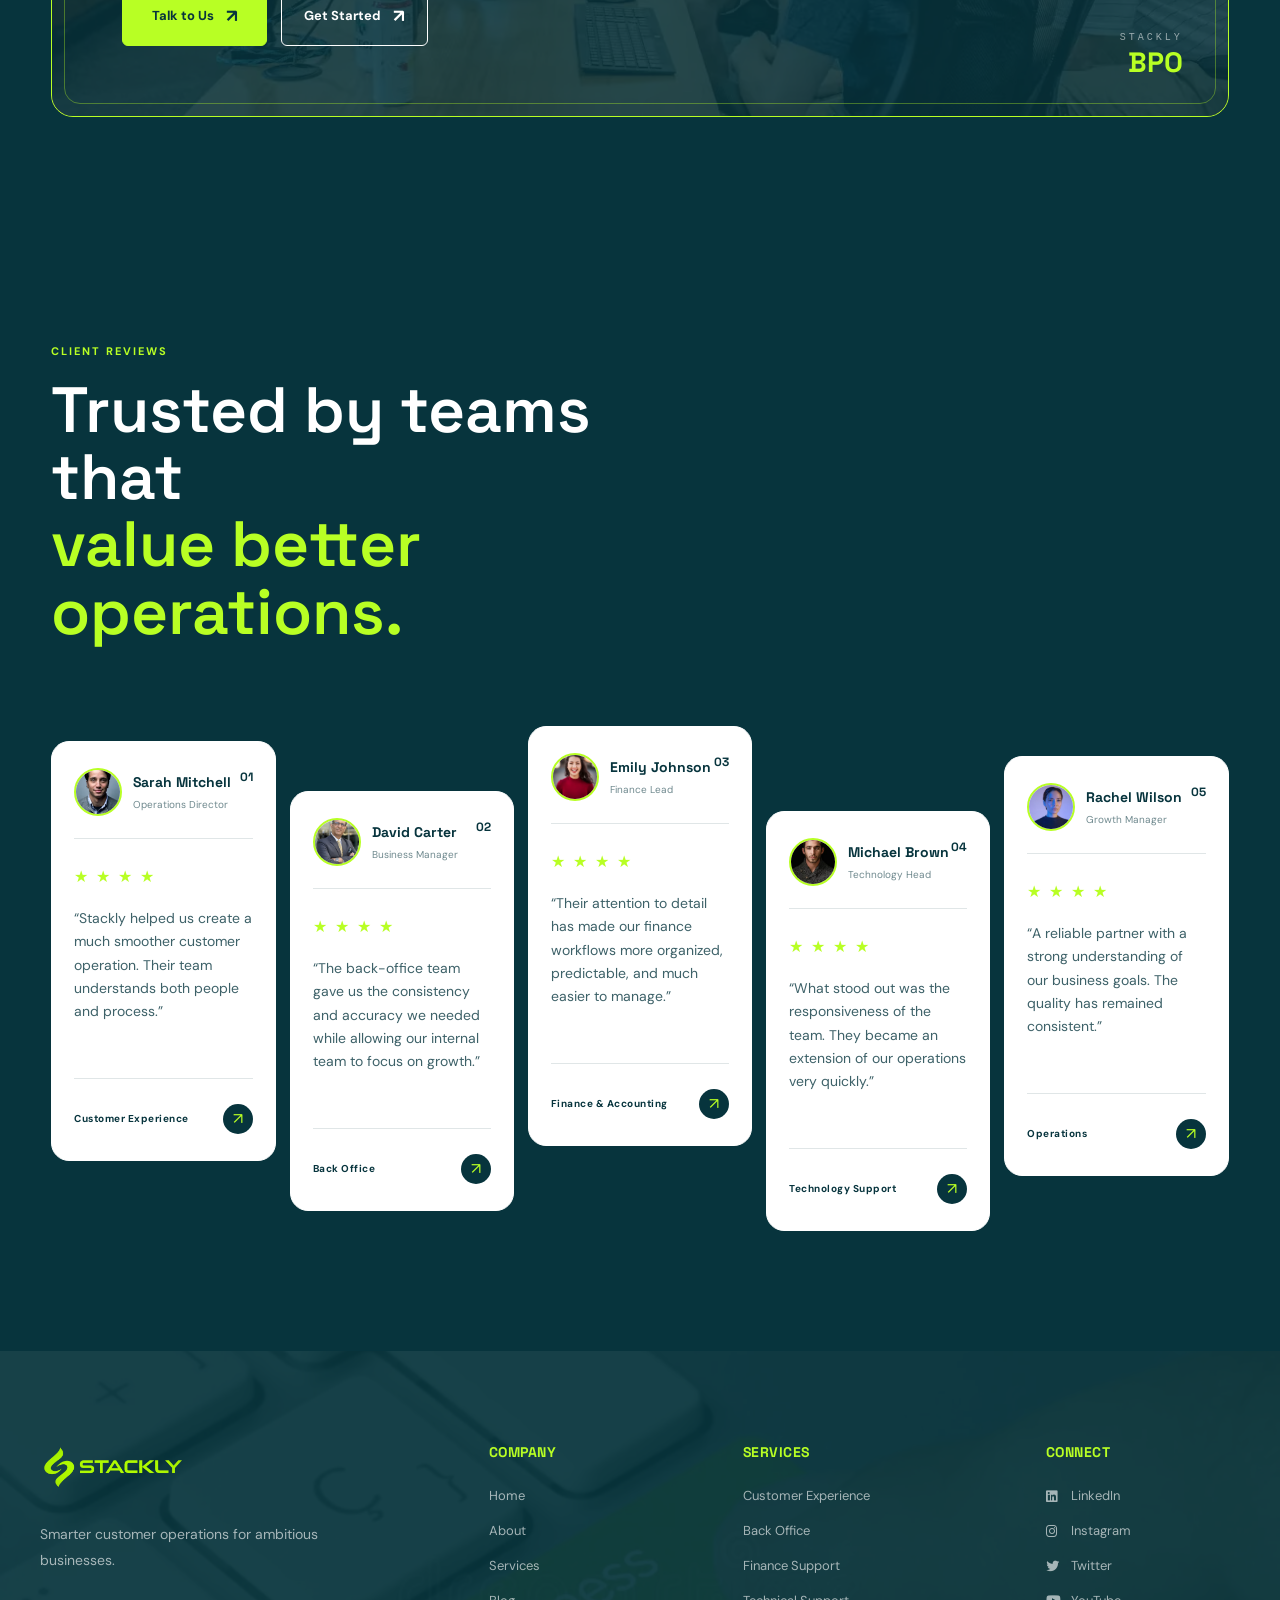
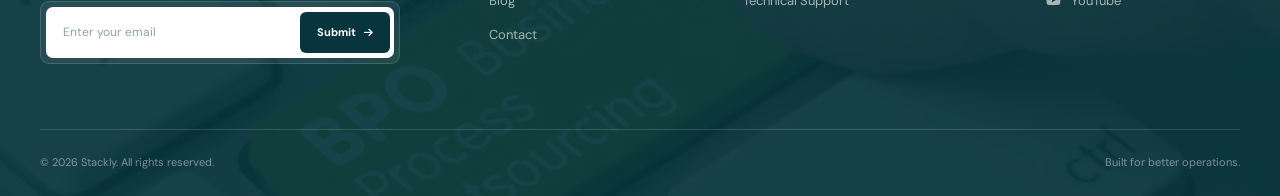
<file: blog.html>
<!DOCTYPE html>
<html lang="en">
<head>
    <meta charset="UTF-8">
    <meta name="viewport" content="width=device-width, initial-scale=1.0">

    <title>Stackly | Business Process Outsourcing</title>

    <!-- Google Fonts -->
    <link rel="preconnect" href="https://fonts.googleapis.com">
    <link rel="preconnect" href="https://fonts.gstatic.com" crossorigin>
    <link href="https://fonts.googleapis.com/css2?family=DM+Sans:wght@400;500;600;700&family=Space+Grotesk:wght@400;500;600;700&display=swap" rel="stylesheet">

    <!-- Font Awesome -->
    <link rel="stylesheet"
          href="https://cdnjs.cloudflare.com/ajax/libs/font-awesome/6.5.2/css/all.min.css">

    <!-- AOS -->
    <link rel="stylesheet"
          href="https://unpkg.com/aos@2.3.1/dist/aos.css">

    <!-- CSS -->
    <link rel="stylesheet" href="css/blog.css">
</head>

<body>

<!-- ================= PRELOADER ================= -->

<div class="preloader" id="preloader">
    <div class="loader-logo">
        <span class="logo-symbol">
            <img 
                src="assets/logo img1.webp" 
                alt="Stackly" 
                class="logo-image"
            >
        </span>
    </div>
</div>

<!-- ================= HEADER ================= -->
<header class="header">

    <div class="container nav-container">

 <a href="index.html" class="logo" aria-label="Stackly Home">
    <img src="assets/logo img1.webp"alt="Stackly" class="logo-image">
</a>

        <nav class="nav-menu" id="navMenu">

            <a href="index.html" class="nav-link ">Home</a>

            <a href="about.html" class="nav-link">About</a>

            <a href="services.html" class="nav-link">Services</a>
            
            <a href="blog.html" class="nav-link ">Blog</a>
            <a href="contact.html" class="nav-link">Contact</a>

        
        


        <!-- <div class="nav-actions">

            <a href="login.html" class="login-btn">Login</a>

            <a href="signup.html" class="signup-btn">Signup</a>

        </div> -->

        <!-- MOBILE LOGIN + SIGNUP -->
        <div class="mobile-nav-actions">
            <a href="login.html" class="login-btn">Login</a>
            <a href="signup.html" class="signup-btn">Signup</a>
        </div>

        </nav>
        <button class="menu-toggle"
                id="menuToggle"
                type="button"
                aria-label="Open navigation menu"
                aria-expanded="false"
                title="Open navigation menu">

            <span></span>
            <span></span>
            <span></span>

        </button>

    </div>

</header>

<!-- ================= BLOG / INSIGHTS HERO ================= -->

<section class="stackly-blog-hero" id="blog">

    <div class="stackly-blog-container">

        <!-- LEFT CONTENT -->
        <div class="stackly-blog-content"
             data-aos="fade-right">

            <span class="stackly-blog-label">
                STACKLY INSIGHTS
            </span>

            <h1>
                Notes from running
                <span>operations at scale.</span>
            </h1>

            <p>
                Practical insights from the people behind Stackly —
                covering customer experience, back-office operations,
                finance, technology, and the processes that help
                growing businesses run better.
            </p>

            <div class="stackly-blog-actions">

                <a href="404.html" class="stackly-blog-btn">
                    Explore insights
                    <span>↗</span>
                </a>

            </div>

            <div class="stackly-blog-meta">

                <div class="stackly-blog-meta-item">
                    <strong>01</strong>
                    <span>Operations</span>
                </div>

                <div class="stackly-blog-meta-item">
                    <strong>02</strong>
                    <span>Customer Experience</span>
                </div>

                <div class="stackly-blog-meta-item">
                    <strong>03</strong>
                    <span>Technology</span>
                </div>

            </div>

        </div>


        <!-- RIGHT IMAGE -->
        <div class="stackly-blog-visual"
             data-aos="fade-left"
             data-aos-delay="150">

            <div class="stackly-blog-image">

                <img
                    src="assets/img-21.webp"
                    alt="Stackly BPO operations team working together"
                >

                <div class="stackly-blog-image-overlay"></div>

                <div class="stackly-blog-image-frame"></div>

                <!-- FLOATING IMAGE CARD -->
                <div class="stackly-blog-image-card"
                     data-aos="fade-up"
                     data-aos-delay="450">

                    <span>FROM THE TEAM</span>

                    <strong>
                        Better operations.
                        Better experiences.
                    </strong>

                    <small>
                        STACKLY BPO
                    </small>

                </div>

            </div>

        </div>

    </div>

</section>

<!-- ================= INSIGHT FEATURE ================= -->

<section class="insight-feature" id="insights">

    <div class="insight-container">

        <!-- LEFT IMAGE -->
        <div class="insight-image-wrap"
             data-aos="fade-right">

            <div class="insight-image">
                <img
                    src="assets/img-2.webp"
                    alt="Stackly operations team working together"
                >
            </div>

            <span class="insight-image-number">01</span>

        </div>


        <!-- RIGHT CONTENT -->
        <div class="insight-content"
             data-aos="fade-left">

            <span class="insight-label">
                OPERATIONS
            </span>

            <h2>
                How better processes
                <span>create better experiences.</span>
            </h2>

            <p>
                Great customer experiences start behind the scenes.
                From smarter workflows to trained teams, the right
                operational structure helps businesses deliver
                consistently at scale.
            </p>

            <p>
                Discover how Stackly combines people, process,
                technology, and accountability to build operations
                that grow with your business.
            </p>

            <a href="404.html" class="insight-read-btn">
                Read More
                <span>↗</span>
            </a>

        </div>

    </div>

</section>




<!-- ================= FRESH INSIGHTS ================= -->


<section class="fresh-insights-section" id="insights">

    <div class="fresh-insights-container">

        <!-- ================= HEADER ================= -->

        <div class="fresh-insights-header"
             data-aos="fade-up">

            <div>

                <span class="fresh-insights-label">
                    FRESH FROM STACKLY
                </span>

                <h2>
                    Ideas for running
                    <span>better operations.</span>
                </h2>

            </div>

            <p>
                Practical ideas, lessons, and perspectives from
                customer experience, operations, finance, and
                technology teams.
            </p>

        </div>


        <!-- ================= FILTER ================= -->

        <div class="fresh-filter-area"
             data-aos="fade-up"
             data-aos-delay="100">

            <span class="fresh-filter-title">
                FILTER BY
            </span>

            <div class="fresh-filter-buttons">

                <button type="button"
                        class="fresh-filter-btn active"
                        data-filter="all">
                    All
                </button>

                <button type="button"
                        class="fresh-filter-btn"
                        data-filter="customer">
                    Customer Experience
                </button>

                <button type="button"
                        class="fresh-filter-btn"
                        data-filter="backoffice">
                    Back Office
                </button>

                <button type="button"
                        class="fresh-filter-btn"
                        data-filter="finance">
                    Finance
                </button>

                <button type="button"
                        class="fresh-filter-btn"
                        data-filter="technology">
                    Technology
                </button>

                <button type="button"
                        class="fresh-filter-btn"
                        data-filter="operations">
                    Operations
                </button>

            </div>

        </div>


        <!-- ================= POSTS ================= -->

        <div class="fresh-posts-list">


            <!-- ================= POST 01 ================= -->

            <article class="fresh-post-box"
                     data-category="customer"
                     data-aos="fade-up">

                <div class="fresh-post-image">

                    <img
                        src="assets/img-13.webp"
                        alt="Customer experience operations team"
                    >

                    <span class="fresh-post-number">
                        01
                    </span>

                </div>


                <div class="fresh-post-info">

                    <div class="fresh-post-meta">

                        <span>
                            CUSTOMER EXPERIENCE
                        </span>

                        <small>
                            08 SEP 2026
                        </small>

                    </div>

                    <h3>
                        What makes customer support
                        feel genuinely human?
                    </h3>

                    <p>
                        The processes, people, and small details
                        that turn everyday support into a better
                        customer experience.
                    </p>

                </div>


                <a href="404.html"
                   class="fresh-read-more"
                   aria-label="Read customer experience article"
                   title="Read customer experience article">

                    <span>
                        Read More
                    </span>

                    <strong aria-hidden="true">
                        ↗
                    </strong>

                </a>

            </article>



            <!-- ================= POST 02 ================= -->

            <article class="fresh-post-box"
                     data-category="backoffice"
                     data-aos="fade-up"
                     data-aos-delay="100">

                <div class="fresh-post-image">

                    <img
                        src="assets/img-23.webp"
                        alt="Back office business operations"
                    >

                    <span class="fresh-post-number">
                        02
                    </span>

                </div>


                <div class="fresh-post-info">

                    <div class="fresh-post-meta">

                        <span>
                            BACK OFFICE
                        </span>

                        <small>
                            05 SEP 2026
                        </small>

                    </div>

                    <h3>
                        Building back-office operations
                        that actually scale.
                    </h3>

                    <p>
                        A closer look at workflows, documentation,
                        quality checks, and the systems behind
                        reliable operations.
                    </p>

                </div>


                <a href="404.html"
                   class="fresh-read-more"
                   aria-label="Read back office article"
                   title="Read back office article">

                    <span>
                        Read More
                    </span>

                    <strong aria-hidden="true">
                        ↗
                    </strong>

                </a>

            </article>



            <!-- ================= POST 03 ================= -->

            <article class="fresh-post-box"
                     data-category="finance"
                     data-aos="fade-up"
                     data-aos-delay="200">

                <div class="fresh-post-image">

                    <img
                        src="assets/img-11.webp"
                        alt="Finance and accounting operations"
                    >

                    <span class="fresh-post-number">
                        03
                    </span>

                </div>


                <div class="fresh-post-info">

                    <div class="fresh-post-meta">

                        <span>
                            FINANCE
                        </span>

                        <small>
                            02 SEP 2026
                        </small>

                    </div>

                    <h3>
                        Accuracy starts with the
                        right finance process.
                    </h3>

                    <p>
                        How structured workflows and dedicated
                        teams can make financial operations
                        faster and more dependable.
                    </p>

                </div>


                <a href="404.html"
                   class="fresh-read-more"
                   aria-label="Read finance article"
                   title="Read finance article">

                    <span>
                        Read More
                    </span>

                    <strong aria-hidden="true">
                        ↗
                    </strong>

                </a>

            </article>



            <!-- ================= POST 04 ================= -->

            <article class="fresh-post-box"
                     data-category="technology"
                     data-aos="fade-up"
                     data-aos-delay="300">

                <div class="fresh-post-image">

                    <img
                        src="assets/img-23.webp"
                        alt="Technology support team"
                    >

                    <span class="fresh-post-number">
                        04
                    </span>

                </div>


                <div class="fresh-post-info">

                    <div class="fresh-post-meta">

                        <span>
                            TECHNOLOGY
                        </span>

                        <small>
                            29 AUG 2026
                        </small>

                    </div>

                    <h3>
                        Technology support without
                        slowing your team down.
                    </h3>

                    <p>
                        From helpdesk support to monitoring,
                        learn how the right technical operations
                        keep teams moving.
                    </p>

                </div>


                <a href="404.html"
                   class="fresh-read-more"
                   aria-label="Read technology article"
                   title="Read technology article">

                    <span>
                        Read More
                    </span>

                    <strong aria-hidden="true">
                        ↗
                    </strong>

                </a>

            </article>



            <!-- ================= POST 05 ================= -->

            <article class="fresh-post-box"
                     data-category="operations"
                     data-aos="fade-up"
                     data-aos-delay="400">

                <div class="fresh-post-image">

                    <img
                        src="assets/img-13.webp"
                        alt="Business operations team"
                    >

                    <span class="fresh-post-number">
                        05
                    </span>

                </div>


                <div class="fresh-post-info">

                    <div class="fresh-post-meta">

                        <span>
                            OPERATIONS
                        </span>

                        <small>
                            26 AUG 2026
                        </small>

                    </div>

                    <h3>
                        How smarter operations create
                        better business outcomes.
                    </h3>

                    <p>
                        Explore the people, processes, and systems
                        that help businesses improve efficiency
                        and deliver consistent results.
                    </p>

                </div>


                <a href="404.html"
                   class="fresh-read-more"
                   aria-label="Read operations article"
                   title="Read operations article">

                    <span>
                        Read More
                    </span>

                    <strong aria-hidden="true">
                        ↗
                    </strong>

                </a>

            </article>


        </div>

    </div>

</section>

<!-- ================= FOUR IMAGE CARDS ================= -->
<section class="four-card-section">
  <div class="four-card-container">

    <div class="four-card-heading" data-aos="fade-up">
      <span>OUR EXPERTISE</span>
      <h2>Operations built around <strong>better outcomes.</strong></h2>
    </div>

    <div class="four-card-grid">

      <!-- Card 01 -->
      <article class="four-card" data-aos="fade-up">
        <div class="four-card-image">
          <img
            src="assets/img-15.webp"
            alt="Customer experience team"
          >
          <span class="card-number">01</span>
        </div>

        <div class="four-card-content">
          <span class="card-label">CUSTOMER EXPERIENCE</span>

          <h3>Conversations that feel human.</h3>

          <p>
            Create better customer interactions with trained teams,
            thoughtful processes, and reliable support.
          </p>

          <a href="404.html" class="card-read-more">
            Read More <span>↗</span>
          </a>
        </div>
      </article>


      <!-- Card 02 -->
      <article class="four-card" data-aos="fade-up" data-aos-delay="100">
        <div class="four-card-image">
          <img
            src="assets/img-2.webp"
            alt="Back office operations"
          >
          <span class="card-number">02</span>
        </div>

        <div class="four-card-content">
          <span class="card-label">BACK OFFICE</span>

          <h3>Operations that stay behind the scenes.</h3>

          <p>
            Simplify repetitive workflows through accurate data,
            organized processes, and dependable operational support.
          </p>

          <a href="404.html" class="card-read-more">
            Read More <span>↗</span>
          </a>
        </div>
      </article>


      <!-- Card 03 -->
      <article class="four-card" data-aos="fade-up" data-aos-delay="200">
        <div class="four-card-image">
          <img
            src="assets/img-14.webp"
            alt="Finance and accounting team"
          >
          <span class="card-number">03</span>
        </div>

        <div class="four-card-content">
          <span class="card-label">FINANCE & ACCOUNTING</span>

          <h3>Financial processes built for accuracy.</h3>

          <p>
            Keep finance operations organized with dependable teams,
            accurate reporting, and streamlined accounting workflows.
          </p>

          <a href="404.html" class="card-read-more">
            Read More <span>↗</span>
          </a>
        </div>
      </article>


      <!-- Card 04 -->
      <article class="four-card" data-aos="fade-up" data-aos-delay="300">
        <div class="four-card-image">
          <img
            src="assets/img-13.webp"
            alt="Technology support team"
          >
          <span class="card-number">04</span>
        </div>

        <div class="four-card-content">
          <span class="card-label">TECHNOLOGY SUPPORT</span>

          <h3>Technology support that keeps you moving.</h3>

          <p>
            Support your teams with responsive technical assistance,
            efficient systems, and reliable technology operations.
          </p>

          <a href="404.html" class="card-read-more">
            Read More <span>↗</span>
          </a>
        </div>
      </article>

    </div>
  </div>
</section>



<!-- ================= CONTACT CTA ================= -->
<section class="contact-cta-section" id="contact">
  <div class="contact-cta-container">

    <div class="contact-cta-box" data-aos="fade-up">

      <div class="contact-cta-content">
        <span class="contact-cta-label">LET'S WORK TOGETHER</span>

        <h2>
          Ready to build better
          <span>operations?</span>
        </h2>

        <p>
          Tell us what you need. Our team will help you create
          reliable, scalable, and people-focused operations.
        </p>

        <div class="contact-cta-buttons">
          <a href="404.html" class="contact-btn contact-btn-primary">
            Talk to Us
            <span>↗</span>
          </a>

          <a href="404.html" class="contact-btn contact-btn-outline">
            Get Started
            <span>↗</span>
          </a>
        </div>
      </div>

      <div class="contact-cta-corner">
        <span>STACKLY</span>
        <strong>BPO</strong>
      </div>

    </div>

  </div>
</section>

<!-- ================= REVIEWS SECTION ================= -->
<section class="reviews-section" id="reviews">

    <div class="reviews-container">

        <!-- SECTION HEADING -->
        <div class="reviews-heading" data-aos="fade-up">
            <span>CLIENT REVIEWS</span>

            <h2>
                Trusted by teams that<br>
                <strong>value better operations.</strong>
            </h2>
        </div>


        <!-- REVIEWS GRID -->
        <div class="reviews-list">

            <!-- REVIEW 01 -->
            <article class="review-card review-card-1"
                     data-aos="fade-up">

                <div class="review-top">

                    <div class="review-user">

                        <img src="assets/img-26.webp"
                             alt="Sarah Mitchell">

                        <div>
                            <h3>Sarah Mitchell</h3>
                            <span>Operations Director</span>
                        </div>

                    </div>

                    <span class="review-number">01</span>

                </div>


                <div class="review-stars"
                     aria-label="4 out of 5 stars">
                    ★ ★ ★ ★
                </div>


                <p>
                    “Stackly helped us create a much smoother customer
                    operation. Their team understands both people and
                    process.”
                </p>


                <div class="review-bottom">

                    <span>Customer Experience</span>

                    <a href="404.html"
                       class="review-arrow"
                       aria-label="View Sarah Mitchell review"
                       title="View review">
                        ↗
                    </a>

                </div>

            </article>


            <!-- REVIEW 02 -->
            <article class="review-card review-card-2"
                     data-aos="fade-up"
                     data-aos-delay="100">

                <div class="review-top">

                    <div class="review-user">

                        <img src="assets/img-18.webp"
                             alt="David Carter">

                        <div>
                            <h3>David Carter</h3>
                            <span>Business Manager</span>
                        </div>

                    </div>

                    <span class="review-number">02</span>

                </div>


                <div class="review-stars"
                     aria-label="4 out of 5 stars">
                    ★ ★ ★ ★
                </div>


                <p>
                    “The back-office team gave us the consistency and
                    accuracy we needed while allowing our internal team
                    to focus on growth.”
                </p>


                <div class="review-bottom">

                    <span>Back Office</span>

                    <a href="404.html"
                       class="review-arrow"
                       aria-label="View David Carter review"
                       title="View review">
                        ↗
                    </a>

                </div>

            </article>


            <!-- REVIEW 03 -->
            <article class="review-card review-card-3"
                     data-aos="fade-up"
                     data-aos-delay="200">

                <div class="review-top">

                    <div class="review-user">

                        <img src="assets/img-25.webp"
                             alt="Emily Johnson">

                        <div>
                            <h3>Emily Johnson</h3>
                            <span>Finance Lead</span>
                        </div>

                    </div>

                    <span class="review-number">03</span>

                </div>


                <div class="review-stars"
                     aria-label="4 out of 5 stars">
                    ★ ★ ★ ★
                </div>


                <p>
                    “Their attention to detail has made our finance
                    workflows more organized, predictable, and much
                    easier to manage.”
                </p>


                <div class="review-bottom">

                    <span>Finance &amp; Accounting</span>

                    <a href="404.html"
                       class="review-arrow"
                       aria-label="View Emily Johnson review"
                       title="View review">
                        ↗
                    </a>

                </div>

            </article>


            <!-- REVIEW 04 -->
            <article class="review-card review-card-4"
                     data-aos="fade-up"
                     data-aos-delay="300">

                <div class="review-top">

                    <div class="review-user">

                        <img src="assets/img-28.webp"
                             alt="Michael Brown">

                        <div>
                            <h3>Michael Brown</h3>
                            <span>Technology Head</span>
                        </div>

                    </div>

                    <span class="review-number">04</span>

                </div>


                <div class="review-stars"
                     aria-label="4 out of 5 stars">
                    ★ ★ ★ ★
                </div>


                <p>
                    “What stood out was the responsiveness of the team.
                    They became an extension of our operations very
                    quickly.”
                </p>


                <div class="review-bottom">

                    <span>Technology Support</span>

                    <a href="404.html"
                       class="review-arrow"
                       aria-label="View Michael Brown review"
                       title="View review">
                        ↗
                    </a>

                </div>

            </article>


            <!-- REVIEW 05 -->
            <article class="review-card review-card-5"
                     data-aos="fade-up"
                     data-aos-delay="400">

                <div class="review-top">

                    <div class="review-user">

                        <img src="assets/img-27.webp"
                             alt="Rachel Wilson">

                        <div>
                            <h3>Rachel Wilson</h3>
                            <span>Growth Manager</span>
                        </div>

                    </div>

                    <span class="review-number">05</span>

                </div>


                <div class="review-stars"
                     aria-label="4 out of 5 stars">
                    ★ ★ ★ ★
                </div>


                <p>
                    “A reliable partner with a strong understanding of
                    our business goals. The quality has remained
                    consistent.”
                </p>


                <div class="review-bottom">

                    <span>Operations</span>

                    <a href="404.html"
                       class="review-arrow"
                       aria-label="View Rachel Wilson review"
                       title="View review">
                        ↗
                    </a>

                </div>

            </article>

        </div>

    </div>

</section>



<!-- ================= FOOTER ================= -->

<footer class="footer">

    <div class="footer-overlay"></div>

    <div class="container footer-container">

        <div class="footer-grid">

            <!-- ================= BRAND ================= -->

            <div class="footer-brand">

                <a href="index.html"
                   class="footer-logo-link"
                   aria-label="Stackly Home">

                    <img
                        src="assets/logo img1.webp"
                        alt="Stackly"
                        class="footer-logo"
                    >

                </a>

                <p class="footer-description">
                    Smarter customer operations for
                    ambitious businesses.
                </p>


                <!-- NEWSLETTER -->

                <div class="newsletter-box">

            <form class="newsletter-form" id="newsletterForm" novalidate>

              <label for="footer-email" class="sr-only">
                  Email address
                       </label>

               <input
                      id="footer-email"
                     name="email"
                     type="email"
                     placeholder="Enter your email"
                       aria-label="Enter your email"
                          autocomplete="email"
                     required
                       >

                 <button type="submit">
               <span>Submit</span>
            <i class="fa-solid fa-arrow-right"></i>
               </button>

               </form>

                </div>

            </div>


            <!-- ================= COMPANY ================= -->

            <div class="footer-column">

                <h4>COMPANY</h4>

                <a href="index.html">Home</a>
                <a href="about.html">About</a>
                <a href="services.html">Services</a>
                <a href="blog.html">Blog</a>
                <a href="contact.html">Contact</a>

            </div>


            <!-- ================= SERVICES ================= -->

            <div class="footer-column">

                <h4>SERVICES </h4>

                <a href="404.html">Customer Experience</a>
                <a href="404.html">Back Office</a>
                <a href="404.html">Finance Support</a>
                <a href="404.html">Technical Support</a>

            </div>


            <!-- ================= CONNECT ================= -->

            <div class="footer-column">

                <h4>CONNECT </h4>

                <a href="404.html" aria-label="LinkedIn">
                    <i class="fa-brands fa-linkedin"></i>
                    <span>LinkedIn</span>
                </a>

                <a href="404.html" aria-label="Instagram">
                    <i class="fa-brands fa-instagram"></i>
                    <span>Instagram</span>
                </a>

            <a href="404.html" aria-label="Twitter" title="Twitter">
    <i class="fa-brands fa-twitter"></i>
    <span>Twitter</span>
</a>

                <a href="404.html" aria-label="YouTube">
                    <i class="fa-brands fa-youtube"></i>
                   <span>YouTube</span>
                        </a>

            </div>

        </div>


        <!-- ================= FOOTER BOTTOM ================= -->

        <div class="footer-bottom">

            <p>
                © 2026 Stackly. All rights reserved.
            </p>

            <p>
                Built for better operations.
            </p>

        </div>

    </div>

</footer>


<!-- ================= AOS ================= -->

<script src="https://unpkg.com/aos@2.3.1/dist/aos.js"></script>

<!-- ================= GSAP ================= -->

<script src="https://cdnjs.cloudflare.com/ajax/libs/gsap/3.12.5/gsap.min.js"></script>

<!-- ================= JS ================= -->

<!-- Mobile Nav Toggle (added) -->
<script>
(function () {
  var menuToggle = document.getElementById('menuToggle');
  var navMenu = document.getElementById('navMenu');
  if (!menuToggle || !navMenu) return;

  function isOpen() {
    return navMenu.classList.contains('open') || navMenu.classList.contains('mobile-active');
  }
  function openMenu() {
    navMenu.classList.add('open', 'mobile-active');
    menuToggle.classList.add('active');
    menuToggle.setAttribute('aria-expanded', 'true');
    document.body.classList.add('menu-open');
  }
  function closeMenu() {
    navMenu.classList.remove('open', 'mobile-active');
    menuToggle.classList.remove('active');
    menuToggle.setAttribute('aria-expanded', 'false');
    document.body.classList.remove('menu-open');
  }

  menuToggle.addEventListener('click', function (e) {
    e.stopPropagation();
    isOpen() ? closeMenu() : openMenu();
  });

  navMenu.querySelectorAll('.nav-link').forEach(function (link) {
    link.addEventListener('click', closeMenu);
  });

  document.addEventListener('click', function (e) {
    if (isOpen() && !navMenu.contains(e.target) && !menuToggle.contains(e.target)) {
      closeMenu();
    }
  });

  document.addEventListener('keydown', function (e) {
    if (e.key === 'Escape' && isOpen()) closeMenu();
  });

  window.addEventListener('resize', function () {
    if (window.innerWidth > 900 && isOpen()) closeMenu();
  });
})();
</script>
<script src="js/blog.js"></script>

</body>
</html>
</file>
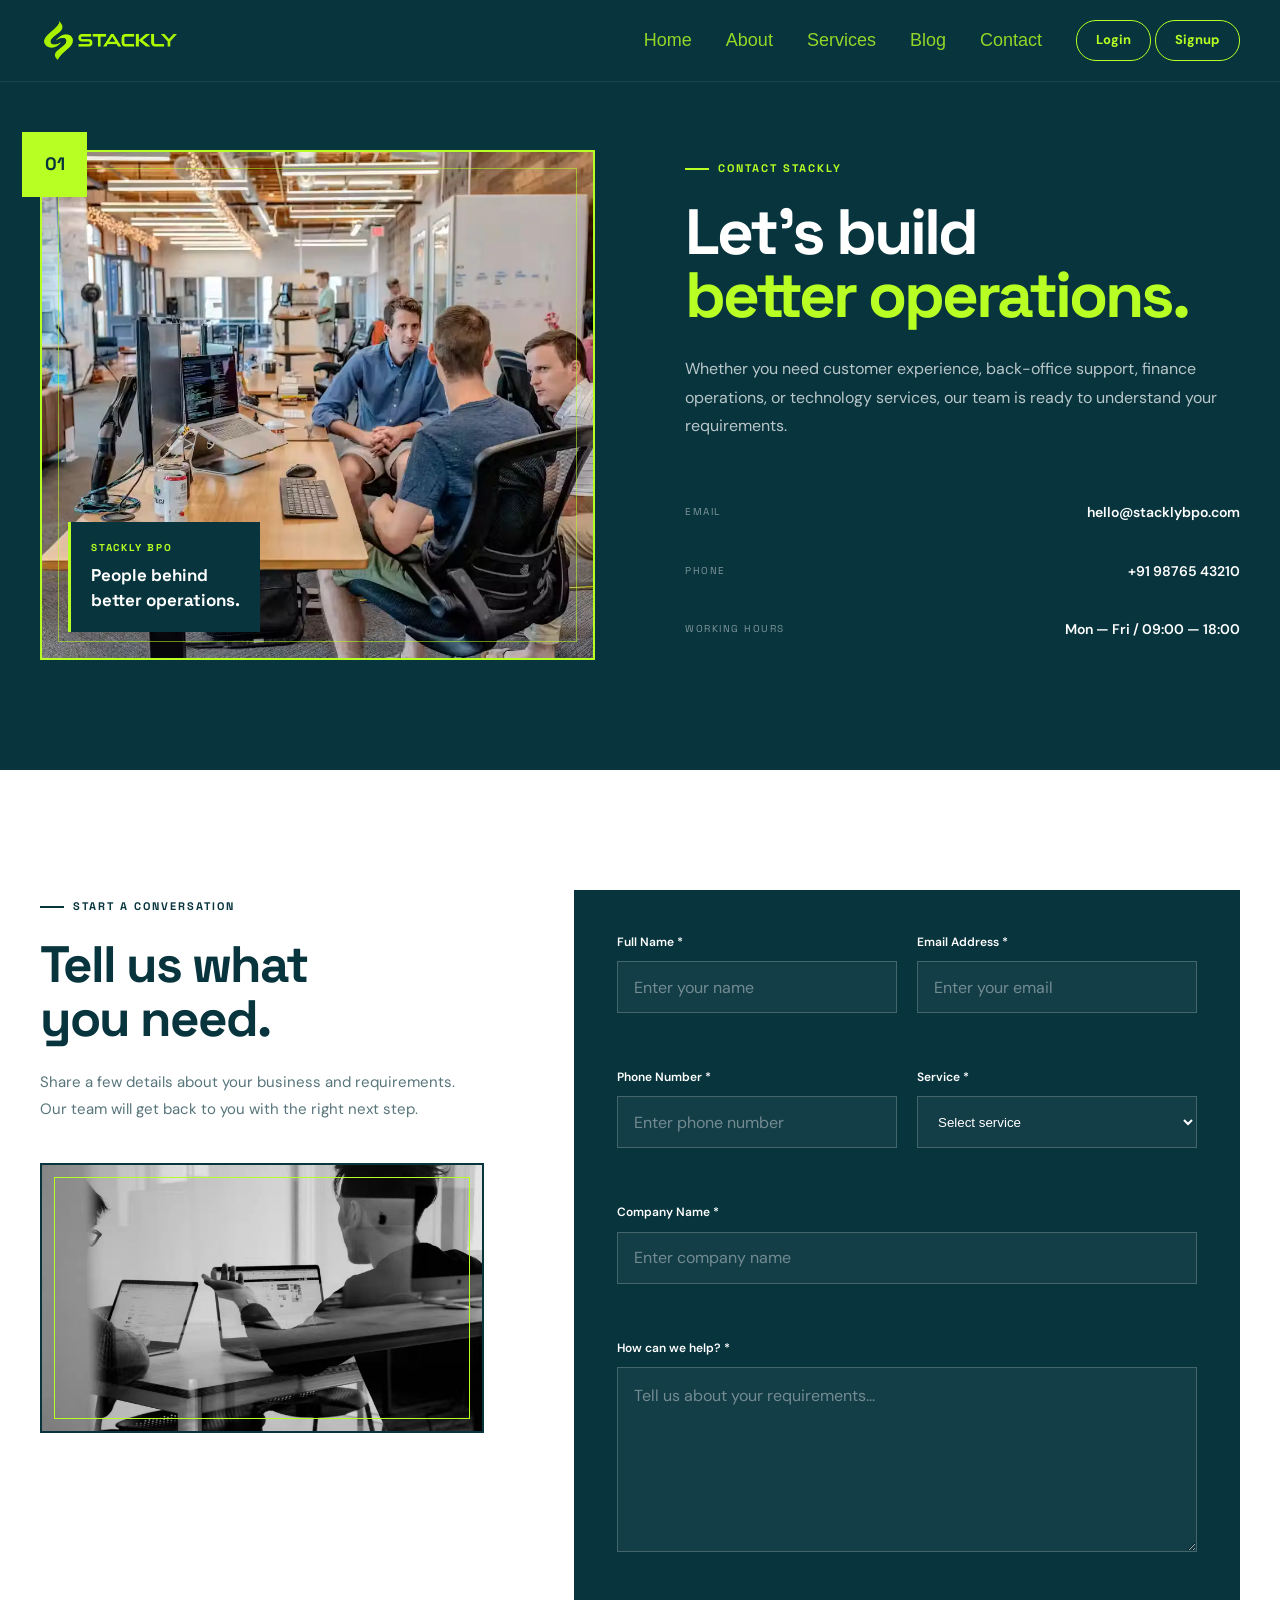
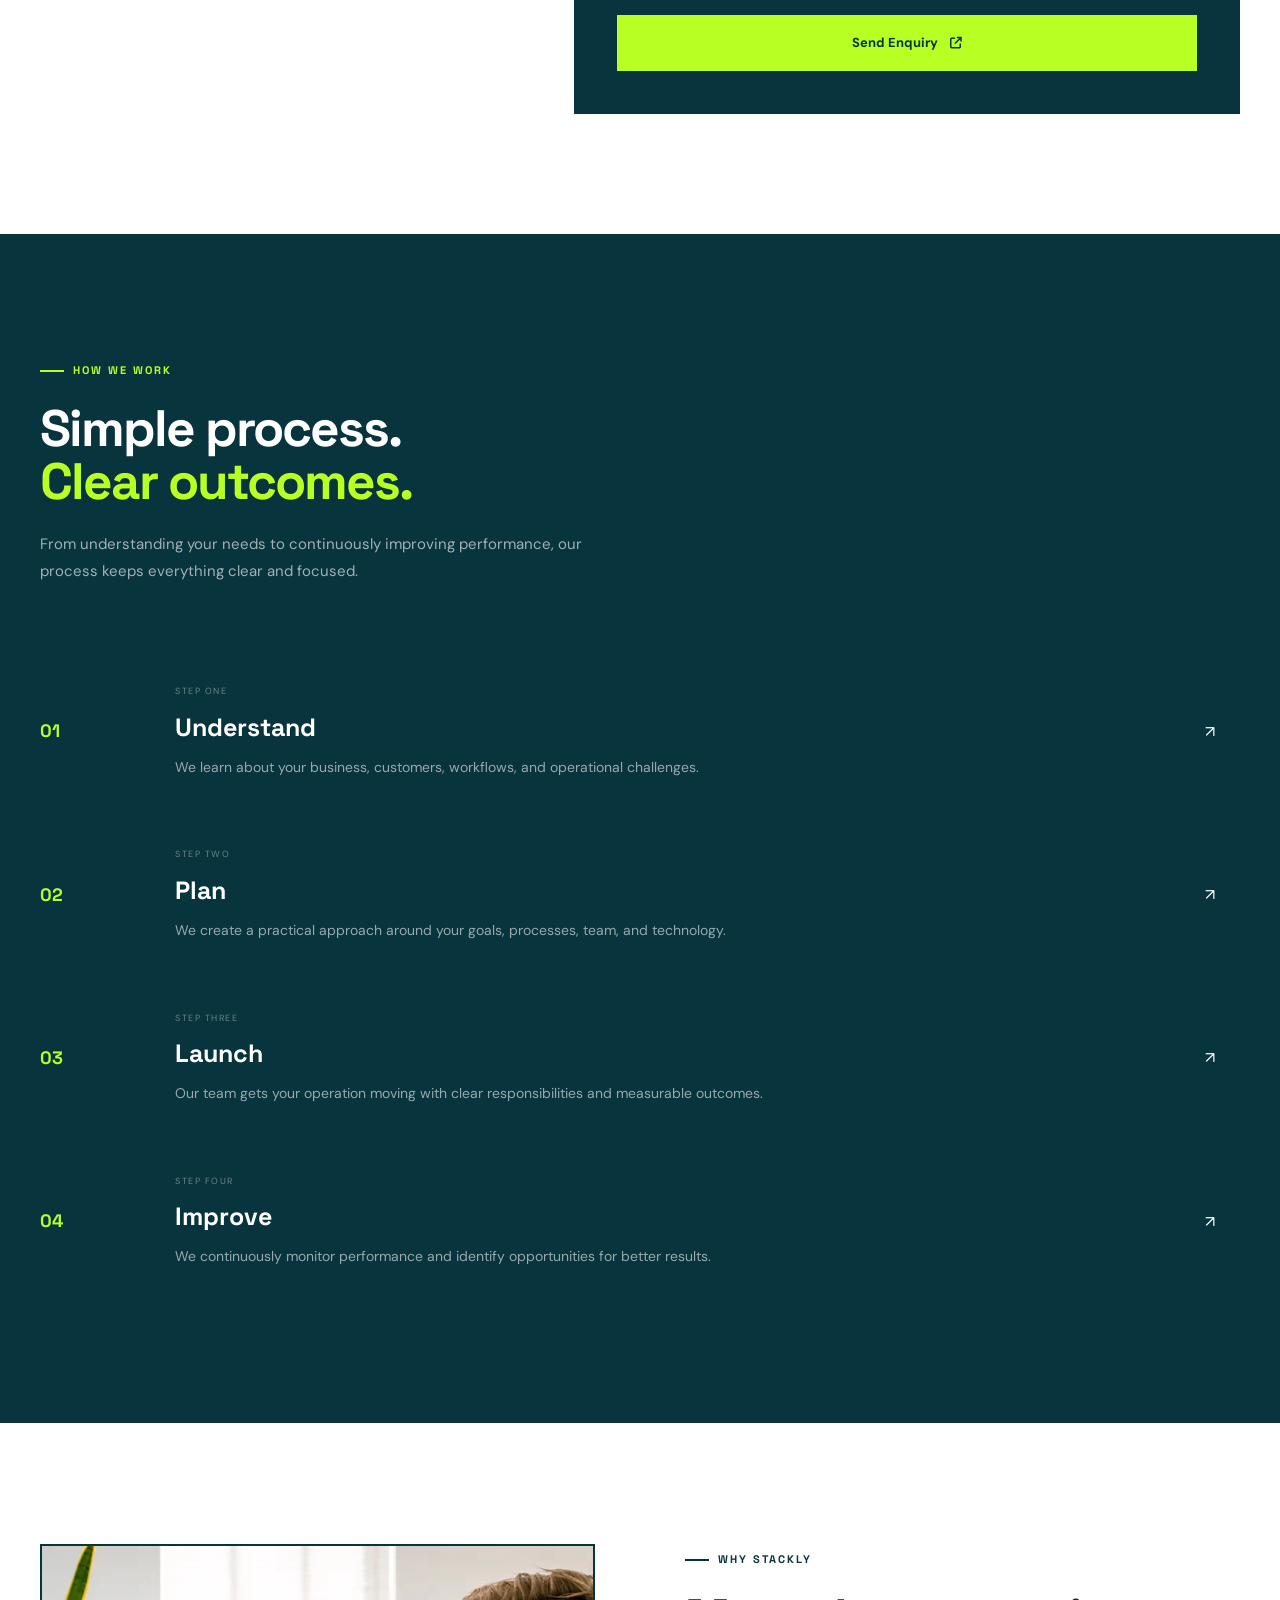
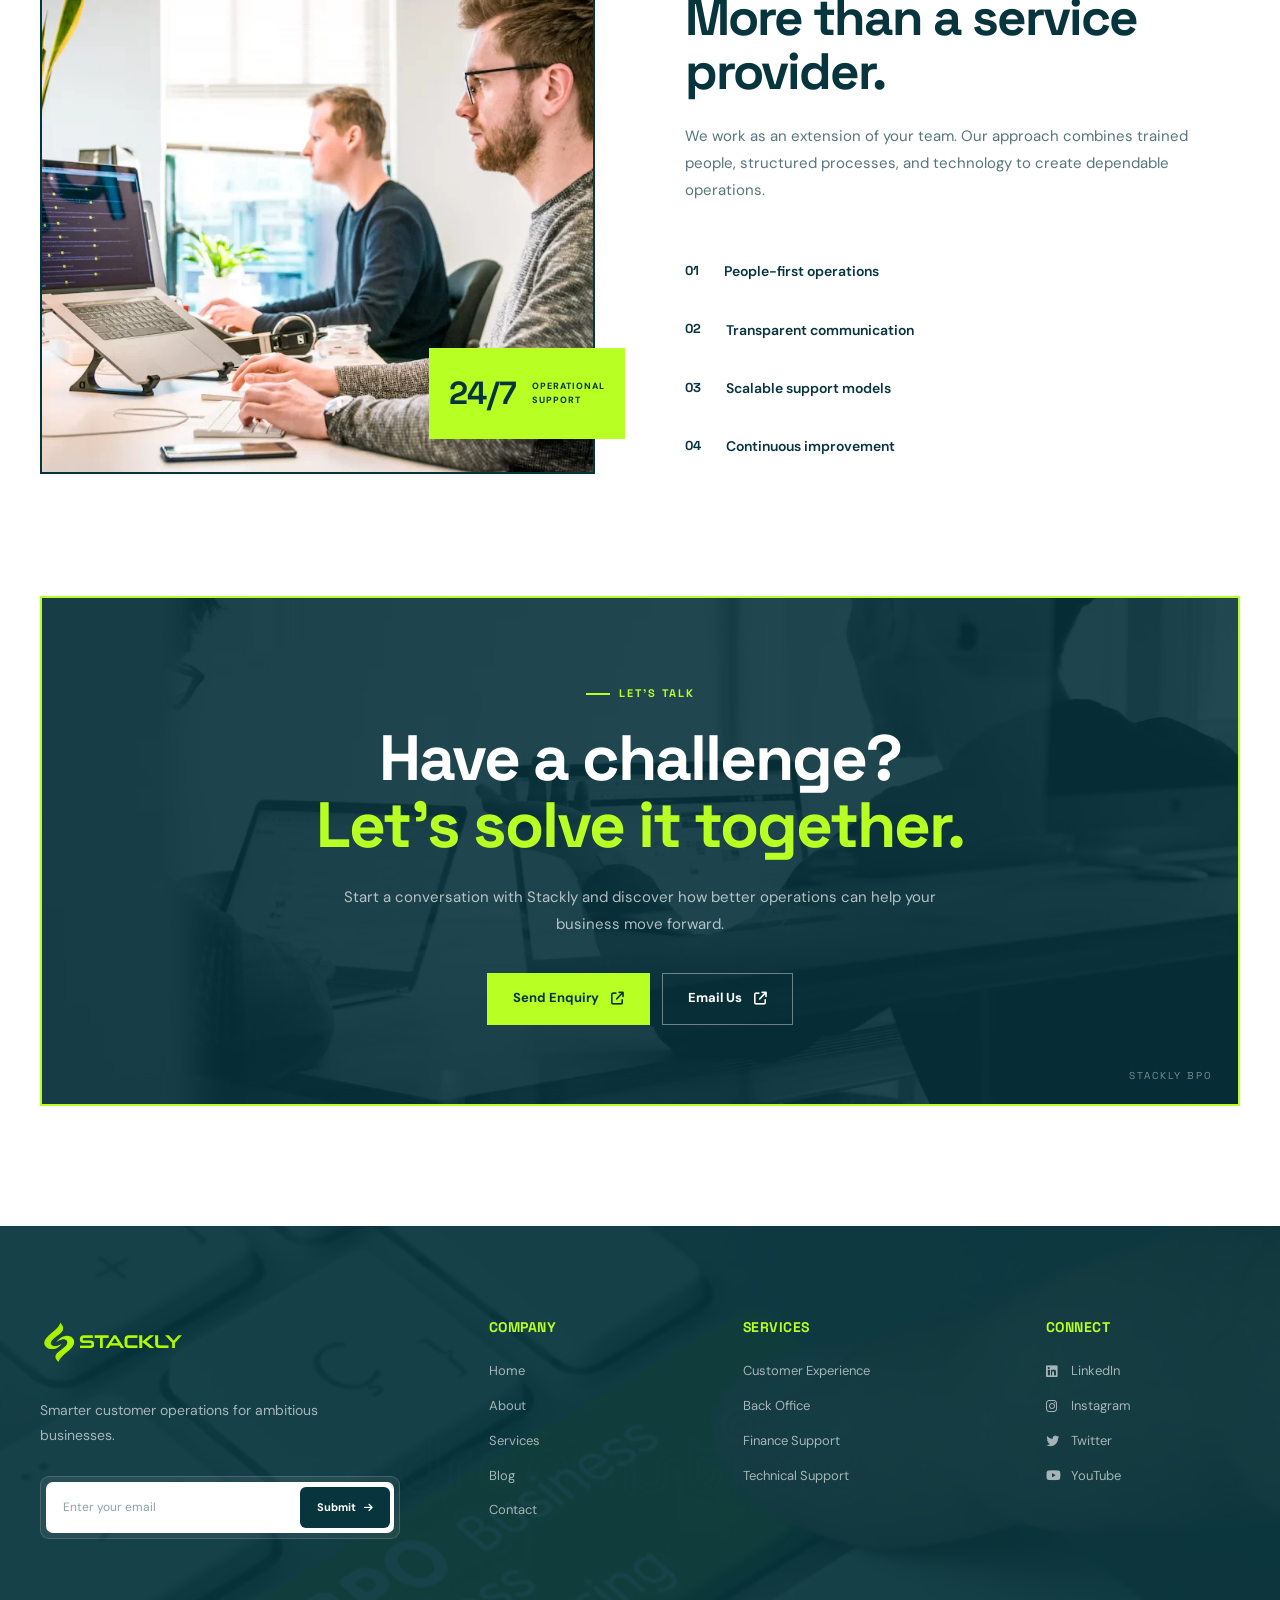
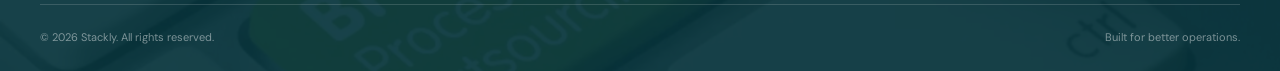
<file: contact.html>
<!DOCTYPE html>
<html lang="en">
<head>
    <meta charset="UTF-8">
    <meta name="viewport" content="width=device-width, initial-scale=1.0">

    <title>Stackly | Business Process Outsourcing</title>

    <!-- Google Fonts -->
    <link rel="preconnect" href="https://fonts.googleapis.com">
    <link rel="preconnect" href="https://fonts.gstatic.com" crossorigin>
    <link href="https://fonts.googleapis.com/css2?family=DM+Sans:wght@400;500;600;700&family=Space+Grotesk:wght@400;500;600;700&display=swap" rel="stylesheet">

    <!-- Font Awesome -->
    <link rel="stylesheet"
          href="https://cdnjs.cloudflare.com/ajax/libs/font-awesome/6.5.2/css/all.min.css">

    <!-- AOS -->
    <link rel="stylesheet"
          href="https://unpkg.com/aos@2.3.1/dist/aos.css">

    <!-- CSS -->
    <link rel="stylesheet" href="css/contact.css">
</head>

<body>

<!-- ================= PRELOADER ================= -->

<div class="preloader" id="preloader">
    <div class="loader-logo">
        <span class="logo-symbol">
            <img 
                src="assets/logo img1.webp" 
                alt="Stackly" 
                class="logo-image"
            >
        </span>
    </div>
</div>

<!-- ================= HEADER ================= -->
<header class="header">

    <div class="container nav-container">

   <a href="index.html" class="logo" aria-label="Stackly Home">
    <img src="assets/logo img1.webp"alt="Stackly" class="logo-image">
</a>

        <nav class="nav-menu" id="navMenu">
    <a href="index.html" class="nav-link ">Home</a>

            <a href="about.html" class="nav-link ">About</a>

            <a href="services.html" class="nav-link">Services</a>
            
            <a href="blog.html" class="nav-link">Blog</a>
            <a href="contact.html" class="nav-link">Contact</a>



        <!-- MOBILE LOGIN + SIGNUP -->
        <div class="mobile-nav-actions">
            <a href="login.html" class="login-btn">Login</a>
            <a href="signup.html" class="signup-btn">Signup</a>
        </div>

</nav>
        <button class="menu-toggle"
                id="menuToggle"
                type="button"
                aria-label="Open navigation menu"
                aria-expanded="false"
                title="Open navigation menu">

            <span></span>
            <span></span>
            <span></span>

        </button>

    </div>

</header>

<!-- =====================================================
     MAIN
====================================================== -->

<main>


<!-- =====================================================
     SECTION 01 — CONTACT HERO
====================================================== -->

<section class="contact-hero">

    <div class="hero-shape hero-shape-one"></div>
    <div class="hero-shape hero-shape-two"></div>

    <div class="container contact-hero-container">

        <!-- IMAGE -->

        <div
            class="contact-hero-image"
            data-aos="fade-right"
        >

            <div class="image-frame">

                <img
                    src="assets/img-2.webp"
                    alt="Stackly BPO team working together"
                >

                <div class="image-inner-border"></div>

            </div>


            <span class="image-number">
                01
            </span>


            <div class="image-caption">

                <span>STACKLY BPO</span>

                <strong>
                    People behind<br>
                    better operations.
                </strong>

            </div>

        </div>


        <!-- CONTENT -->

        <div
            class="contact-hero-content"
            data-aos="fade-up"
        >

            <span class="section-label">
                CONTACT STACKLY
            </span>


            <h1>
                Let's build
                <span>better operations.</span>
            </h1>


            <p class="hero-description">

                Whether you need customer experience, back-office support,
                finance operations, or technology services, our team is ready
                to understand your requirements.

            </p>


            <div class="contact-info-list">


                <div class="contact-info">

                    <span>EMAIL</span>

                    <a href="mailto:hello@stacklybpo.com">
                        hello@stacklybpo.com
                    </a>

                </div>


                <div class="contact-info">

                    <span>PHONE</span>

                    <a href="tel:+919876543210">
                        +91 98765 43210
                    </a>

                </div>


                <div class="contact-info">

                    <span>WORKING HOURS</span>

                    <strong>
                        Mon — Fri / 09:00 — 18:00
                    </strong>

                </div>

            </div>

        </div>

    </div>

</section>


<!-- =====================================================
     SECTION 02 — CONTACT FORM
====================================================== -->

<section class="contact-form-section">

    <div class="container contact-form-container">

        <!-- LEFT -->

        <div
            class="form-intro"
            data-aos="fade-right"
        >

            <span class="section-label dark-label">
                START A CONVERSATION
            </span>


            <h2>
                Tell us what
                <span>you need.</span>
            </h2>


            <p>

                Share a few details about your business and requirements.
                Our team will get back to you with the right next step.

            </p>


            <div class="form-side-image">

                <img
                    src="assets/img-3.webp"
                    alt="Business team discussing operations"
                >

                <div class="form-image-line"></div>

            </div>

        </div>


        <!-- FORM -->

        <form
            class="contact-form"
            id="contactForm"
            novalidate
            data-aos="fade-left"
        >

            <div class="form-row">

                <div class="form-group">

                    <label for="name">
                        Full Name *
                    </label>

                    <input
                        type="text"
                        id="name"
                        name="name"
                        placeholder="Enter your name"
                        autocomplete="name"
                    >

                    <small class="error-message"></small>

                </div>


                <div class="form-group">

                    <label for="email">
                        Email Address *
                    </label>

                    <input
                        type="email"
                        id="email"
                        name="email"
                        placeholder="Enter your email"
                        autocomplete="email"
                    >

                    <small class="error-message"></small>

                </div>

            </div>


            <div class="form-row">

                <div class="form-group">

                    <label for="phone">
                        Phone Number *
                    </label>

                    <input
                        type="tel"
                        id="phone"
                        name="phone"
                        placeholder="Enter phone number"
                        autocomplete="tel"
                    >

                    <small class="error-message"></small>

                </div>


                <div class="form-group">

                    <label for="service">
                        Service *
                    </label>

                    <select
                        id="service"
                        name="service"
                    >

                        <option value="">
                            Select service
                        </option>

                        <option value="customer-experience">
                            Customer Experience
                        </option>

                        <option value="back-office">
                            Back Office &amp; Data
                        </option>

                        <option value="finance">
                            Finance &amp; Accounting
                        </option>

                        <option value="technology">
                            Technology Support
                        </option>

                    </select>

                    <small class="error-message"></small>

                </div>

            </div>


            <div class="form-group">

                <label for="company">
                    Company Name *
                </label>

                <input
                    type="text"
                    id="company"
                    name="company"
                    placeholder="Enter company name"
                    autocomplete="organization"
                >

                <small class="error-message"></small>

            </div>


            <div class="form-group">

                <label for="message">
                    How can we help? *
                </label>

                <textarea
                    id="message"
                    name="message"
                    rows="6"
                    placeholder="Tell us about your requirements..."
                ></textarea>

                <small class="error-message"></small>

            </div>

<button type="submit" class="submit-btn">
    <span>Send Enquiry</span>
    <i class="fa-solid fa-arrow-up-right-from-square"></i>
</button>

            <div
                class="form-success"
                id="formSuccess"
                role="status"
                aria-live="polite"
            >
                Thank you! Your enquiry has been submitted successfully.
            </div>

        </form>

    </div>

</section>


<!-- =====================================================
     SECTION 03 — HOW WE WORK
====================================================== -->

<section class="contact-process-section">

    <div class="process-circle process-circle-one"></div>
    <div class="process-circle process-circle-two"></div>

    <div class="container process-container">

        <div
            class="process-heading"
            data-aos="fade-up"
        >

            <span class="section-label">
                HOW WE WORK
            </span>

            <h2>
                Simple process.
                <span>Clear outcomes.</span>
            </h2>

            <p>
                From understanding your needs to continuously improving
                performance, our process keeps everything clear and focused.
            </p>

        </div>


        <div class="process-list">


            <div
                class="process-item"
                data-aos="fade-up"
            >

                <span class="process-number">
                    01
                </span>

                <div class="process-content">

                    <span class="process-small-label">
                        STEP ONE
                    </span>

                    <h3>
                        Understand
                    </h3>

                    <p>
                        We learn about your business, customers, workflows,
                        and operational challenges.
                    </p>

                </div>

            <a href="404.html" class="process-arrow" aria-label="View process details">
    ↗
</a>

            </div>


            <div
                class="process-item"
                data-aos="fade-up"
                data-aos-delay="100"
            >

                <span class="process-number">
                    02
                </span>

                <div class="process-content">

                    <span class="process-small-label">
                        STEP TWO
                    </span>

                    <h3>
                        Plan
                    </h3>

                    <p>
                        We create a practical approach around your goals,
                        processes, team, and technology.
                    </p>

                </div>
<a href="404.html" class="process-arrow" aria-label="View process details">
    ↗
</a>

            </div>


            <div
                class="process-item"
                data-aos="fade-up"
                data-aos-delay="200"
            >

                <span class="process-number">
                    03
                </span>

                <div class="process-content">

                    <span class="process-small-label">
                        STEP THREE
                    </span>

                    <h3>
                        Launch
                    </h3>

                    <p>
                        Our team gets your operation moving with clear
                        responsibilities and measurable outcomes.
                    </p>

                </div>
<a href="404.html" class="process-arrow" aria-label="View process details">
    ↗
</a>

            </div>


            <div
                class="process-item"
                data-aos="fade-up"
                data-aos-delay="300"
            >

                <span class="process-number">
                    04
                </span>

                <div class="process-content">

                    <span class="process-small-label">
                        STEP FOUR
                    </span>

                    <h3>
                        Improve
                    </h3>

                    <p>
                        We continuously monitor performance and identify
                        opportunities for better results.
                    </p>

                </div>

           <a href="404.html" class="process-arrow" aria-label="View process details">
    ↗
</a>

            </div>

        </div>

    </div>

</section>


<!-- =====================================================
     SECTION 04 — WHY STACKLY
====================================================== -->

<section class="contact-trust-section">

    <div class="container trust-container">

        <div
            class="trust-image"
            data-aos="fade-right"
        >

            <div class="trust-image-frame">

                <img
                    src="assets/img-23.webp"
                    alt="Stackly BPO team collaboration"
                >

            </div>


            <div class="trust-badge">

                <strong>
                    24/7
                </strong>

                <span>
                    OPERATIONAL<br>
                    SUPPORT
                </span>

            </div>

        </div>


        <div
            class="trust-content"
            data-aos="fade-left"
        >

            <span class="section-label dark-label">
                WHY STACKLY
            </span>


            <h2>
                More than a service
                <span>provider.</span>
            </h2>


            <p>

                We work as an extension of your team. Our approach combines
                trained people, structured processes, and technology to create
                dependable operations.

            </p>


            <div class="trust-points">


                <div class="trust-point">

                    <strong>
                        01
                    </strong>

                    <span>
                        People-first operations
                    </span>

                </div>


                <div class="trust-point">

                    <strong>
                        02
                    </strong>

                    <span>
                        Transparent communication
                    </span>

                </div>


                <div class="trust-point">

                    <strong>
                        03
                    </strong>

                    <span>
                        Scalable support models
                    </span>

                </div>


                <div class="trust-point">

                    <strong>
                        04
                    </strong>

                    <span>
                        Continuous improvement
                    </span>

                </div>

            </div>

        </div>

    </div>

</section>


<!-- =====================================================
     SECTION 05 — FINAL CTA
====================================================== -->

<section class="final-contact-section">

    <div
        class="container final-contact-container"
        data-aos="zoom-in"
    >

        <div class="final-contact-box">

            <div class="final-contact-bg"></div>

            <div class="final-contact-overlay"></div>


            <div class="final-contact-content">

                <span class="section-label">
                    LET'S TALK
                </span>


                <h2>
                    Have a challenge?
                    <span>Let's solve it together.</span>
                </h2>


                <p>

                    Start a conversation with Stackly and discover how better
                    operations can help your business move forward.

                </p>


                <div class="final-buttons">

                    <a
                        href="404.html"
                        class="final-btn primary"
                    >

                        <span>
                            Send Enquiry
                        </span>

                        <i class="fa-solid fa-arrow-up-right-from-square"></i>

                    </a>


             <a 
    href="404.html" 
    class="final-btn secondary"
>
    <span>
        Email Us
    </span>

    <i class="fa-solid fa-arrow-up-right-from-square"></i>
</a>

                </div>

            </div>


            <span class="final-brand">
                STACKLY BPO
            </span>

        </div>

    </div>

</section>

</main>




<!-- ================= FOOTER ================= -->

<footer class="footer">

    <div class="footer-overlay"></div>

    <div class="container footer-container">

        <div class="footer-grid">

            <!-- ================= BRAND ================= -->

            <div class="footer-brand">

                <a href="index.html"
                   class="footer-logo-link"
                   aria-label="Stackly Home">

                    <img
                        src="assets/logo img1.webp"
                        alt="Stackly"
                        class="footer-logo"
                    >

                </a>

                <p class="footer-description">
                    Smarter customer operations for
                    ambitious businesses.
                </p>


                <!-- NEWSLETTER -->

                <div class="newsletter-box">

         
           <form class="newsletter-form" id="newsletterForm" novalidate>

              <label for="footer-email" class="sr-only">
                  Email address
                       </label>

               <input
                      id="footer-email"
                     name="email"
                     type="email"
                     placeholder="Enter your email"
                       aria-label="Enter your email"
                          autocomplete="email"
                     required
                       >

                 <button type="submit">
               <span>Submit</span>
            <i class="fa-solid fa-arrow-right"></i>
               </button>

               </form>

                </div>

            </div>


            <!-- ================= COMPANY ================= -->

            <div class="footer-column">

                <h4>COMPANY</h4>

                <a href="index.html">Home</a>
                <a href="about.html">About</a>
                <a href="services.html">Services</a>
                <a href="blog.html">Blog</a>
                <a href="contact.html">Contact</a>

            </div>


            <!-- ================= SERVICES ================= -->

            <div class="footer-column">

                <h4>SERVICES</h4>

                <a href="404.html">Customer Experience</a>
                <a href="404.html">Back Office</a>
                <a href="404.html">Finance Support</a>
                <a href="404.html">Technical Support</a>

            </div>


            <!-- ================= CONNECT ================= -->

            <div class="footer-column">

                <h4>CONNECT</h4>

                <a href="404.html" aria-label="LinkedIn">
                    <i class="fa-brands fa-linkedin"></i>
                    <span>LinkedIn</span>
                </a>

                <a href="404.html" aria-label="Instagram">
                    <i class="fa-brands fa-instagram"></i>
                    <span>Instagram</span>
                </a>

            <a href="404.html" aria-label="Twitter" title="Twitter">
    <i class="fa-brands fa-twitter"></i>
    <span>Twitter</span>
</a>
                </a>
                <a href="404.html" aria-label="YouTube">
                  <i class="fa-brands fa-youtube"></i>
                           <span>YouTube</span>
                             </a>

            </div>

        </div>


        <!-- ================= FOOTER BOTTOM ================= -->

        <div class="footer-bottom">

            <p>
                © 2026 Stackly. All rights reserved.
            </p>

            <p>
                Built for better operations.
            </p>

        </div>

    </div>

</footer>

<!-- =====================================================
     AOS
====================================================== -->

<script src="https://unpkg.com/aos@2.3.1/dist/aos.js"></script>


<!-- =====================================================
     GSAP
====================================================== -->

<script src="https://cdnjs.cloudflare.com/ajax/libs/gsap/3.12.5/gsap.min.js"></script>


<!-- =====================================================
     CONTACT JS
====================================================== -->

<!-- Mobile Nav Toggle (added) -->
<script>
(function () {
  var menuToggle = document.getElementById('menuToggle');
  var navMenu = document.getElementById('navMenu');
  if (!menuToggle || !navMenu) return;

  function isOpen() {
    return navMenu.classList.contains('open') || navMenu.classList.contains('mobile-active');
  }
  function openMenu() {
    navMenu.classList.add('open', 'mobile-active');
    menuToggle.classList.add('active');
    menuToggle.setAttribute('aria-expanded', 'true');
    document.body.classList.add('menu-open');
  }
  function closeMenu() {
    navMenu.classList.remove('open', 'mobile-active');
    menuToggle.classList.remove('active');
    menuToggle.setAttribute('aria-expanded', 'false');
    document.body.classList.remove('menu-open');
  }

  menuToggle.addEventListener('click', function (e) {
    e.stopPropagation();
    isOpen() ? closeMenu() : openMenu();
  });

  navMenu.querySelectorAll('.nav-link').forEach(function (link) {
    link.addEventListener('click', closeMenu);
  });

  document.addEventListener('click', function (e) {
    if (isOpen() && !navMenu.contains(e.target) && !menuToggle.contains(e.target)) {
      closeMenu();
    }
  });

  document.addEventListener('keydown', function (e) {
    if (e.key === 'Escape' && isOpen()) closeMenu();
  });

  window.addEventListener('resize', function () {
    if (window.innerWidth > 900 && isOpen()) closeMenu();
  });
})();
</script>
<script src="js/contact.js"></script>

</body>
</html>
</file>
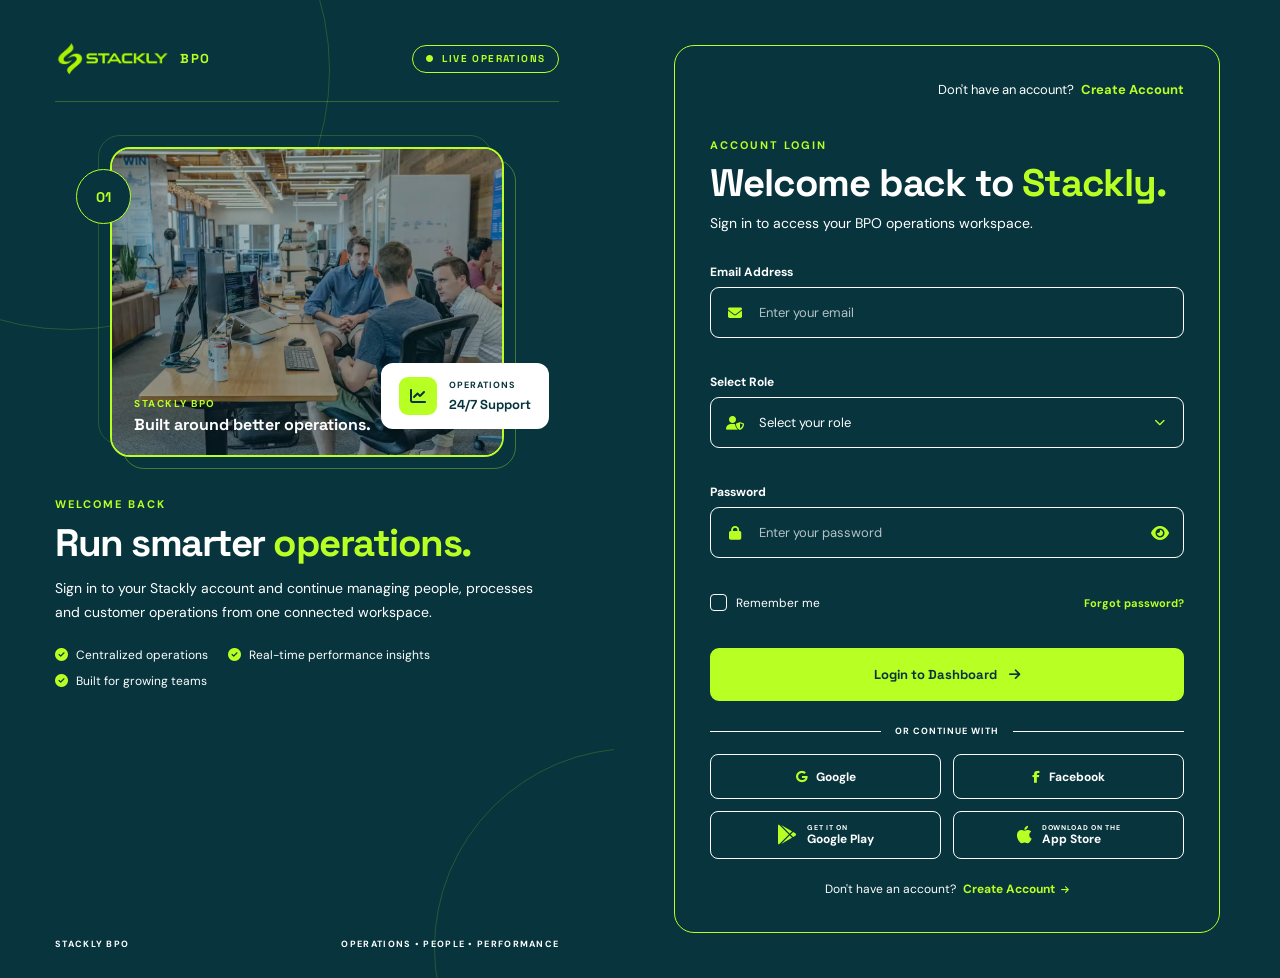
<file: login.html>
<!DOCTYPE html>
<html lang="en">

<head>
    <meta charset="UTF-8">
    <meta name="viewport" content="width=device-width, initial-scale=1.0">

    <title>Login | Stackly BPO</title>

    <!-- GOOGLE FONTS -->
    <link rel="preconnect" href="https://fonts.googleapis.com">
    <link rel="preconnect" href="https://fonts.gstatic.com" crossorigin>

    <link
        href="https://fonts.googleapis.com/css2?family=DM+Sans:wght@400;500;600;700&family=Space+Grotesk:wght@400;500;600;700&display=swap"
        rel="stylesheet">

    <!-- FONT AWESOME -->
    <link
        rel="stylesheet"
        href="https://cdnjs.cloudflare.com/ajax/libs/font-awesome/6.5.2/css/all.min.css">

    <!-- AOS -->
    <link
        rel="stylesheet"
        href="https://unpkg.com/aos@2.3.1/dist/aos.css">

    <!-- LOGIN CSS -->
    <link rel="stylesheet" href="css/login.css">
</head>

<body>

    <main class="login-page">

        <!-- =================================================
             LEFT VISUAL
        ================================================== -->

        <section class="login-visual" data-aos="fade-right">

            <!-- VISUAL TOP -->
            <div class="visual-top">

                <!-- DESKTOP LOGO -->
                <a href="index.html"
                    class="logo"
                    aria-label="Stackly Home"
                    title="Stackly Home">

                    <img
                        src="assets/logo img1.webp"
                        alt="Stackly BPO"
                        class="logo-image">

                    <span>BPO</span>

                </a>

                <!-- LIVE STATUS -->
                <span class="visual-status">
                    <i class="fa-solid fa-circle" aria-hidden="true"></i>
                    LIVE OPERATIONS
                </span>

            </div>


            <!-- =================================================
                 IMAGE
            ================================================== -->

            <div class="visual-image-wrap">

                <div class="image-decoration image-decoration-one"></div>

                <div class="image-decoration image-decoration-two"></div>

                <div class="visual-image-frame">

                    <img
                        src="assets/img-2.webp"
                        alt="Stackly BPO team working together"
                        class="login-image">

                    <div class="image-overlay"></div>

                    <div class="image-caption">

                        <span>STACKLY BPO</span>

                        <strong>
                            Built around better operations.
                        </strong>

                    </div>

                </div>


                <!-- FLOAT CARD -->

                <div class="image-float-card">

                    <div class="float-icon">
                        <i class="fa-solid fa-chart-line" aria-hidden="true"></i>
                    </div>

                    <div>
                        <span>OPERATIONS</span>

                        <strong>
                            24/7 Support
                        </strong>
                    </div>

                </div>


                <!-- NUMBER -->

                <div class="image-number">
                    01
                </div>

            </div>


            <!-- =================================================
                 CONTENT
            ================================================== -->

            <div class="visual-content">

                <span class="visual-label">
                    WELCOME BACK
                </span>

                <h1>
                    Run smarter
                    <span>operations.</span>
                </h1>

                <p>
                    Sign in to your Stackly account and continue managing
                    people, processes and customer operations from one
                    connected workspace.
                </p>

                <div class="visual-points">

                    <div class="visual-point">

                        <i
                            class="fa-solid fa-circle-check"
                            aria-hidden="true">
                        </i>

                        <span>
                            Centralized operations
                        </span>

                    </div>


                    <div class="visual-point">

                        <i
                            class="fa-solid fa-circle-check"
                            aria-hidden="true">
                        </i>

                        <span>
                            Real-time performance insights
                        </span>

                    </div>


                    <div class="visual-point">

                        <i
                            class="fa-solid fa-circle-check"
                            aria-hidden="true">
                        </i>

                        <span>
                            Built for growing teams
                        </span>

                    </div>

                </div>

            </div>


            <!-- =================================================
                 BOTTOM
            ================================================== -->

            <div class="visual-bottom">

                <span>
                    STACKLY BPO
                </span>

                <span>
                    OPERATIONS • PEOPLE • PERFORMANCE
                </span>

            </div>

        </section>


        <!-- =================================================
             RIGHT LOGIN AREA
        ================================================== -->

        <section class="login-form-area" data-aos="fade-left">

            <div class="login-form-container">


                <!-- =================================================
                     TOP
                ================================================== -->

                <div class="form-top">

                    <!-- MOBILE LOGO IMAGE -->
                    <a
                        href="index.html"
                        class="mobile-logo"
                        aria-label="Stackly Home"
                        title="Stackly Home">

                        <img
                            src="assets/logo img1.webp"
                            alt="Stackly BPO"
                            class="mobile-logo-image">

                    </a>


                    <!-- CREATE ACCOUNT -->
                    <p>

                        Don't have an account?

                        <a href="signup.html">
                            Create Account
                        </a>

                    </p>

                </div>


                <!-- =================================================
                     HEADING
                ================================================== -->

                <div class="form-heading">

                    <span class="form-label">
                        ACCOUNT LOGIN
                    </span>

                    <h2>
                        Welcome back to
                        <span>Stackly.</span>
                    </h2>

                    <p>
                        Sign in to access your BPO operations workspace.
                    </p>

                </div>


                <!-- =================================================
                     LOGIN FORM
                ================================================== -->

                <form
                    id="loginForm"
                    class="login-form"
                    novalidate>


                    <!-- EMAIL -->

                    <div class="form-group">

                        <label for="email">
                            Email Address
                        </label>

                        <div class="input-box">

                            <i
                                class="fa-solid fa-envelope"
                                aria-hidden="true">
                            </i>

                            <input
                                type="email"
                                id="email"
                                name="email"
                                placeholder="Enter your email"
                                autocomplete="email">

                        </div>

                        <span
                            class="error-message"
                            id="emailError">
                        </span>

                    </div>


                    <!-- ROLE -->

                    <div class="form-group">

                        <label for="role">
                            Select Role
                        </label>

                        <div class="input-box select-box">

                            <i
                                class="fa-solid fa-user-shield"
                                aria-hidden="true">
                            </i>

                            <select
                                id="role"
                                name="role">

                                <option value="">
                                    Select your role
                                </option>

                                <option value="admin">
                                    Admin
                                </option>

                                <option value="viewer">
                                    Viewer
                                </option>

                            </select>

                            <i
                                class="fa-solid fa-chevron-down select-arrow"
                                aria-hidden="true">
                            </i>

                        </div>

                        <span
                            class="error-message"
                            id="roleError">
                        </span>

                    </div>


                    <!-- PASSWORD -->

                    <div class="form-group">

                        <label for="password">
                            Password
                        </label>

                        <div class="input-box">

                            <i
                                class="fa-solid fa-lock"
                                aria-hidden="true">
                            </i>

                            <input
                                type="password"
                                id="password"
                                name="password"
                                placeholder="Enter your password"
                                autocomplete="current-password">

                            <button
                                type="button"
                                class="password-toggle"
                                id="passwordToggle"
                                aria-label="Show password"
                                title="Show password">

                                <i
                                    class="fa-solid fa-eye"
                                    aria-hidden="true">
                                </i>

                            </button>

                        </div>

                        <span
                            class="error-message"
                            id="passwordError">
                        </span>

                    </div>


                    <!-- =================================================
                         LOGIN OPTIONS
                    ================================================== -->

                    <div class="login-options">

                        <label class="check-label">

                            <input
                                type="checkbox"
                                id="remember"
                                name="remember">

                            <span class="custom-check"></span>

                            <span>
                                Remember me
                            </span>

                        </label>


                        <a
                            href="404.html"
                            class="forgot-link">

                            Forgot password?

                        </a>

                    </div>


                    <!-- =================================================
                         MESSAGE
                    ================================================== -->

                    <div
                        id="loginMessage"
                        class="login-message">
                    </div>


                    <!-- =================================================
                         LOGIN BUTTON
                    ================================================== -->

                    <button
                        type="submit"
                        class="login-btn"
                        id="loginButton">

                        <span>
                            Login to Dashboard
                        </span>

                        <i
                            class="fa-solid fa-arrow-right"
                            aria-hidden="true">
                        </i>

                    </button>


                    <!-- =================================================
                         DIVIDER
                    ================================================== -->

                    <div class="divider">
                        <span>OR CONTINUE WITH</span>
                    </div>


                    <!-- =================================================
                         SOCIAL BUTTONS
                    ================================================== -->

                    <div class="social-buttons">

                        <a
                            href="404.html"
                            class="social-btn"
                            aria-label="Continue with Google"
                            title="Continue with Google">

                            <i
                                class="fa-brands fa-google"
                                aria-hidden="true">
                            </i>

                            Google

                        </a>


                        <a
                            href="404.html"
                            class="social-btn"
                            aria-label="Continue with Facebook"
                            title="Continue with Facebook">

                            <i
                                class="fa-brands fa-facebook-f"
                                aria-hidden="true">
                            </i>

                            Facebook

                        </a>

                    </div>


                    <!-- =================================================
                         APP BUTTONS
                    ================================================== -->

                    <div class="app-buttons">

                        <a
                            href="404.html"
                            class="app-btn"
                            aria-label="Download from Google Play"
                            title="Download from Google Play">

                            <i
                                class="fa-brands fa-google-play"
                                aria-hidden="true">
                            </i>

                            <span>

                                <small>
                                    GET IT ON
                                </small>

                                Google Play

                            </span>

                        </a>


                        <a
                            href="404.html"
                            class="app-btn"
                            aria-label="Download from App Store"
                            title="Download from App Store">

                            <i
                                class="fa-brands fa-apple"
                                aria-hidden="true">
                            </i>

                            <span>

                                <small>
                                    DOWNLOAD ON THE
                                </small>

                                App Store

                            </span>

                        </a>

                    </div>


                    <!-- =================================================
                         SIGNUP
                    ================================================== -->

                    <div class="signup-text">

                        Don't have an account?

                        <a href="signup.html">

                            Create Account

                            <i
                                class="fa-solid fa-arrow-right"
                                aria-hidden="true">
                            </i>

                        </a>

                    </div>

                </form>

            </div>

        </section>

    </main>


    <!-- =================================================
         AOS JS
    ================================================== -->

    <script src="https://unpkg.com/aos@2.3.1/dist/aos.js"></script>

    <!-- LOGIN JS -->
    <script src="js/login.js"></script>

</body>

</html>
</file>
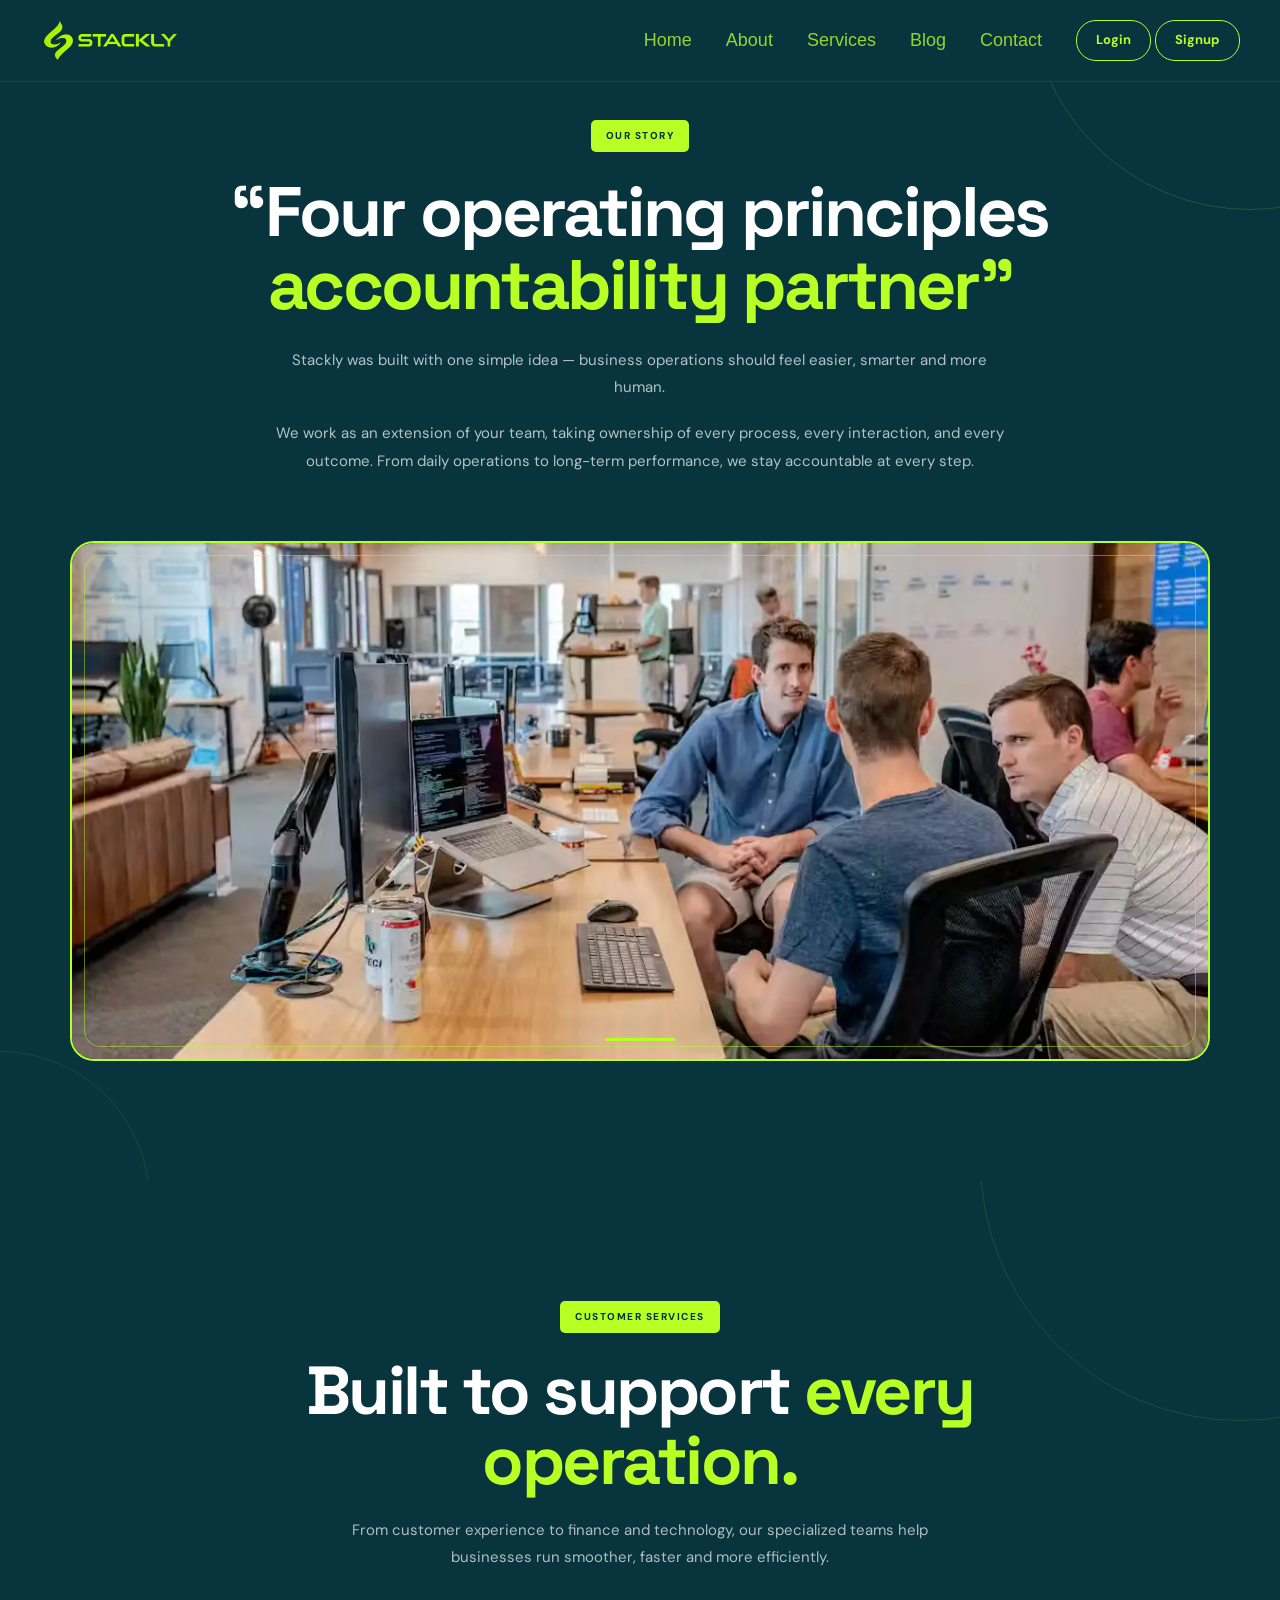
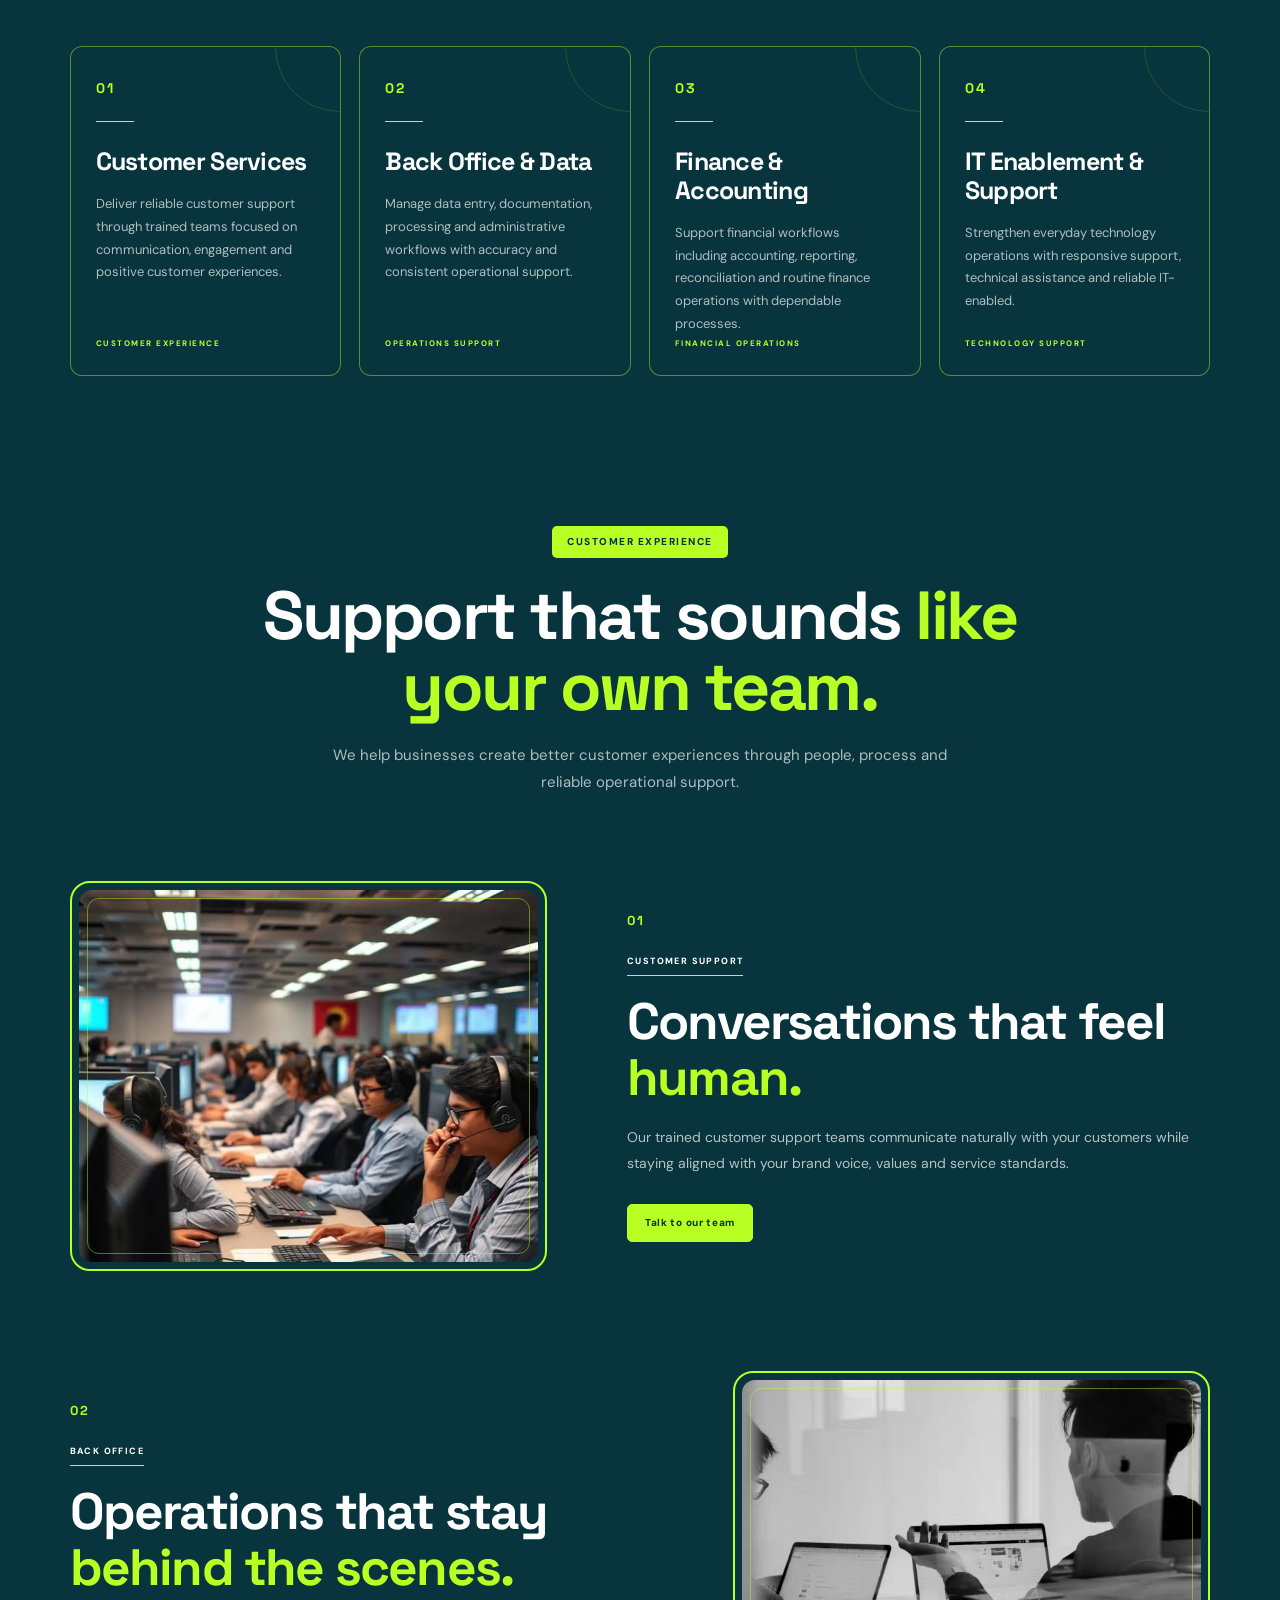
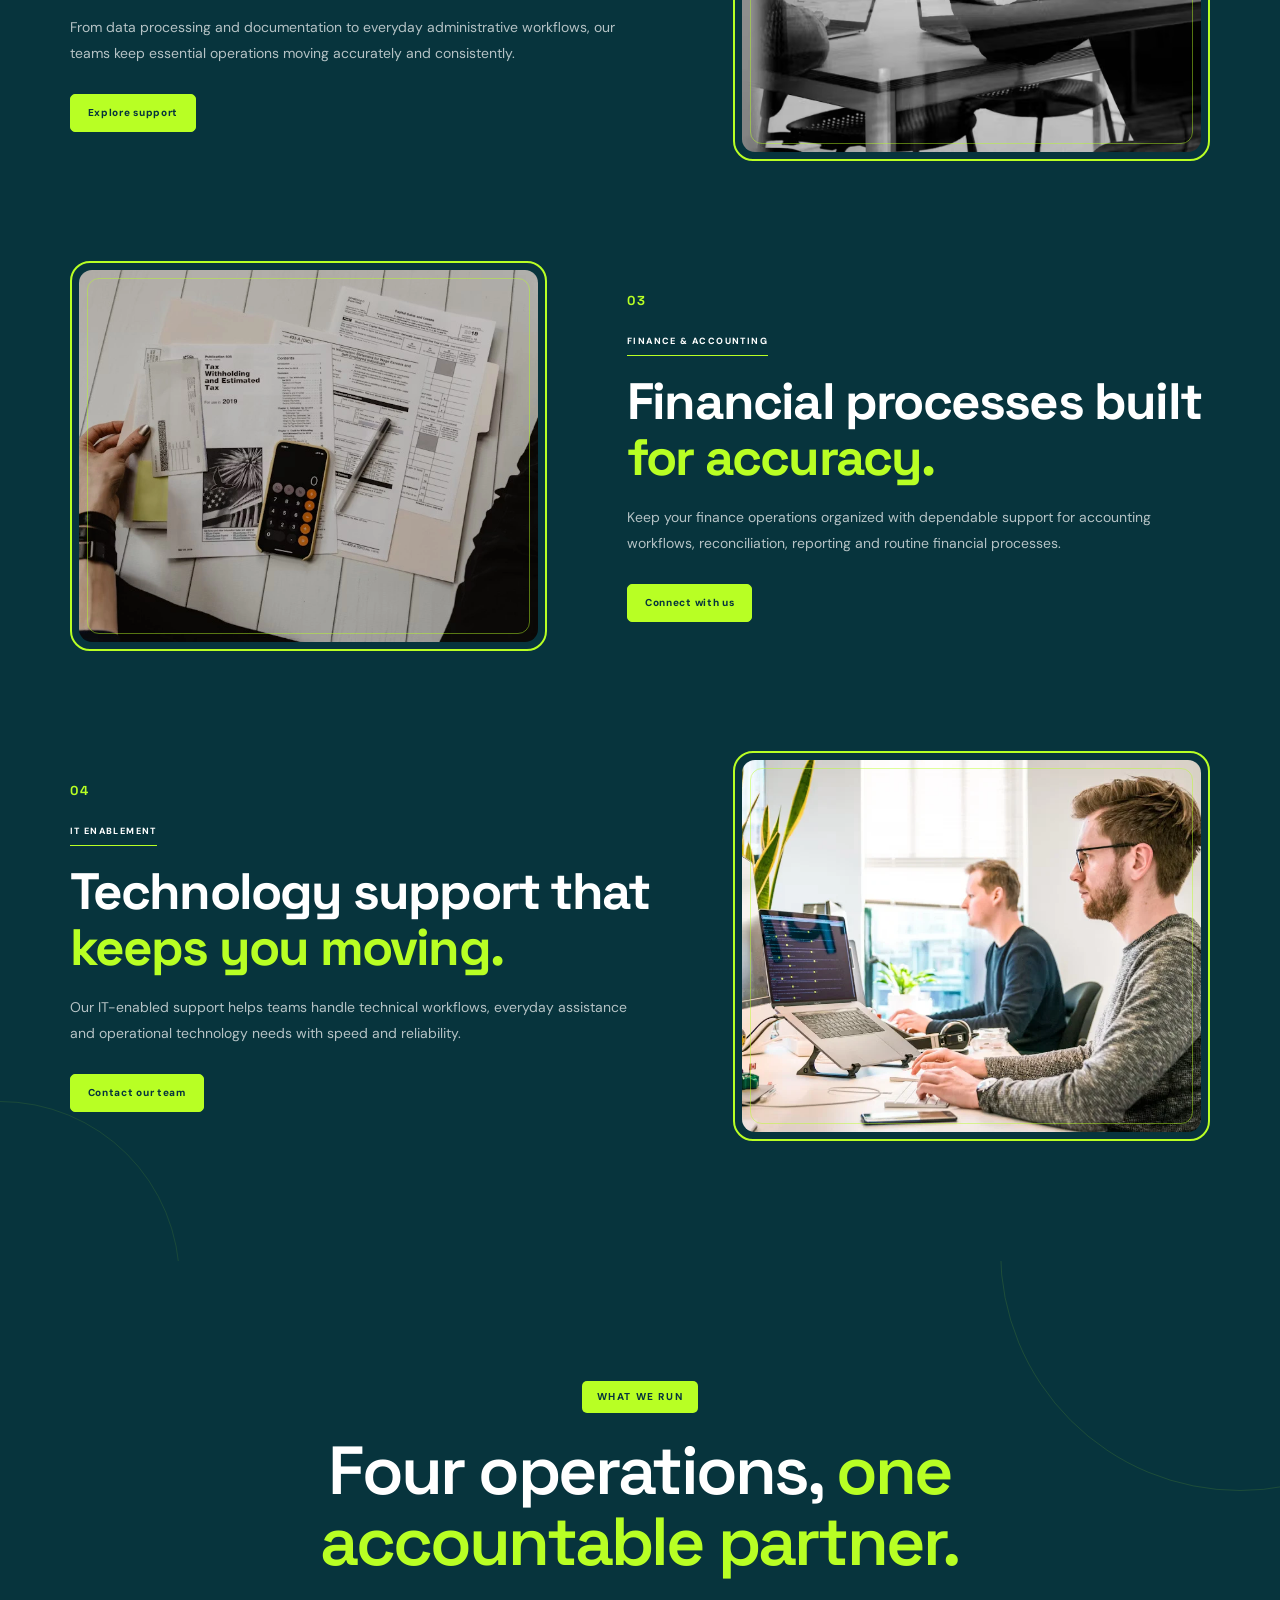
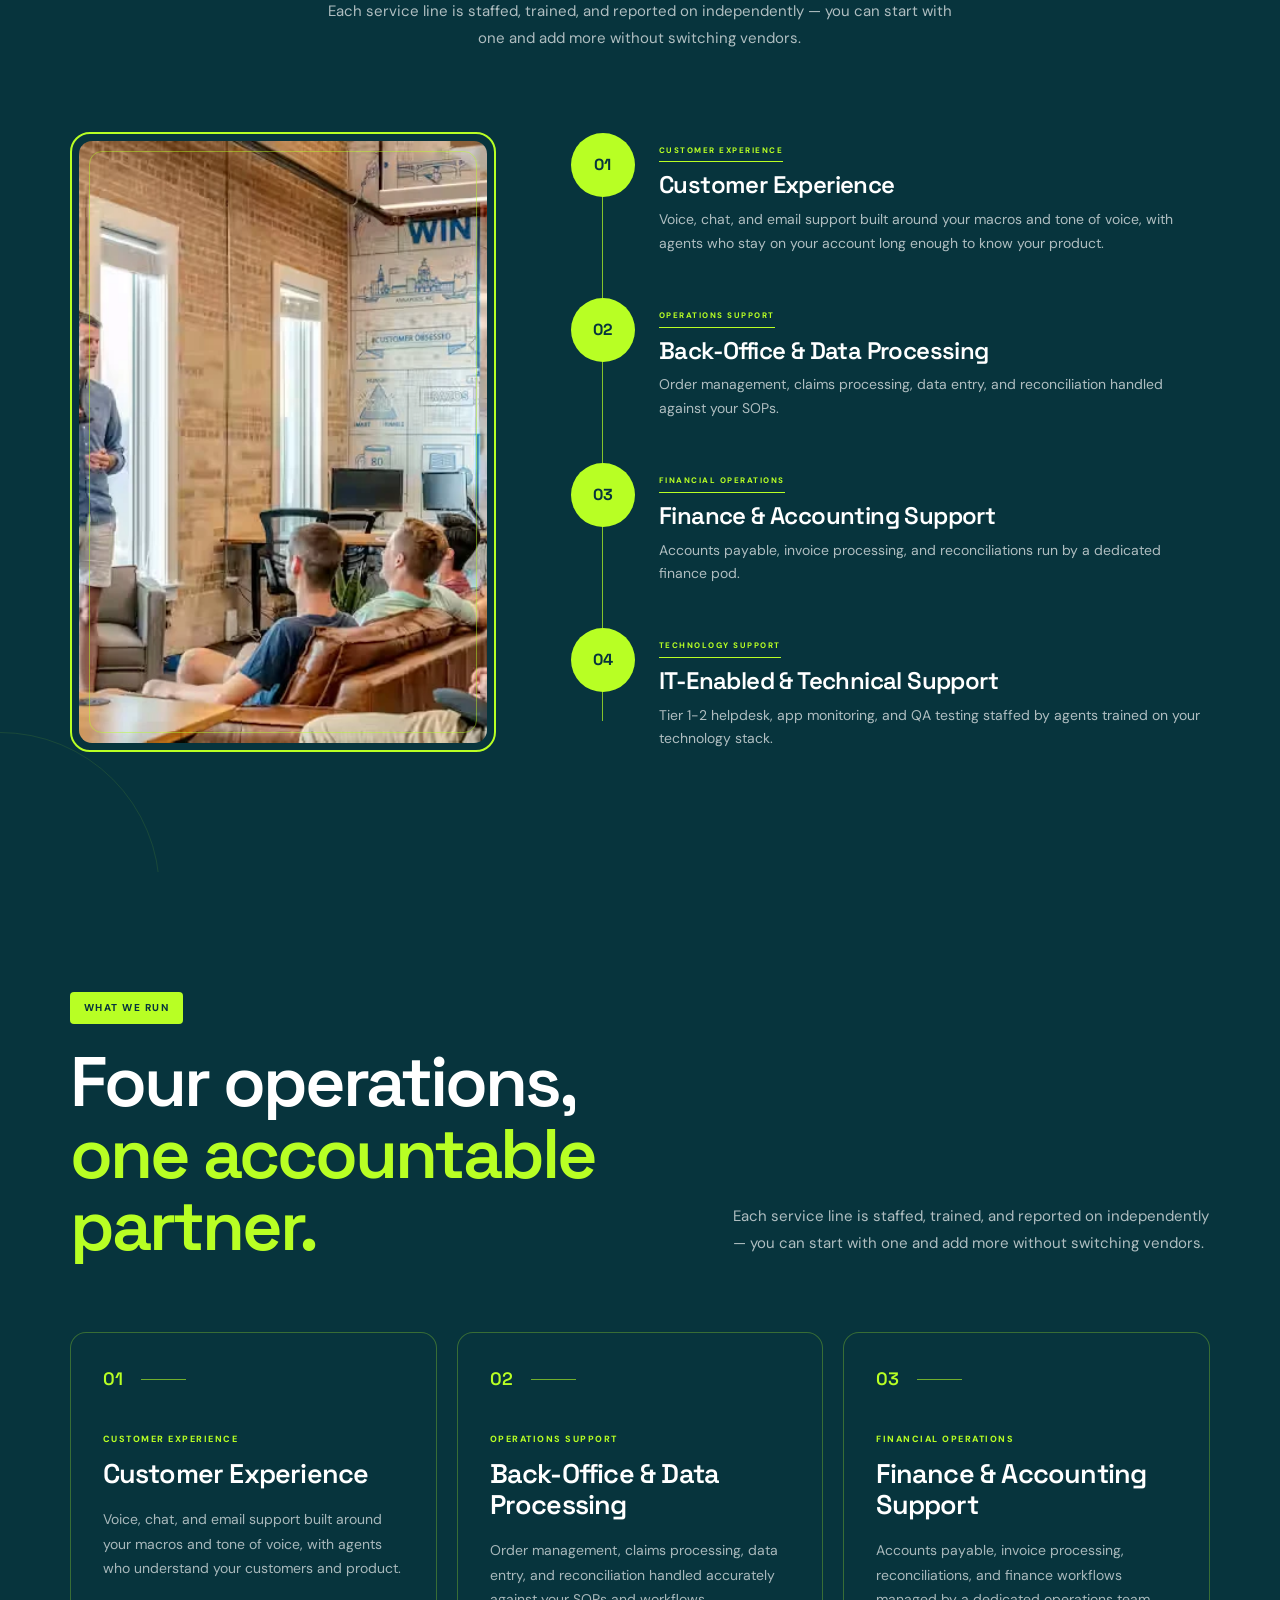
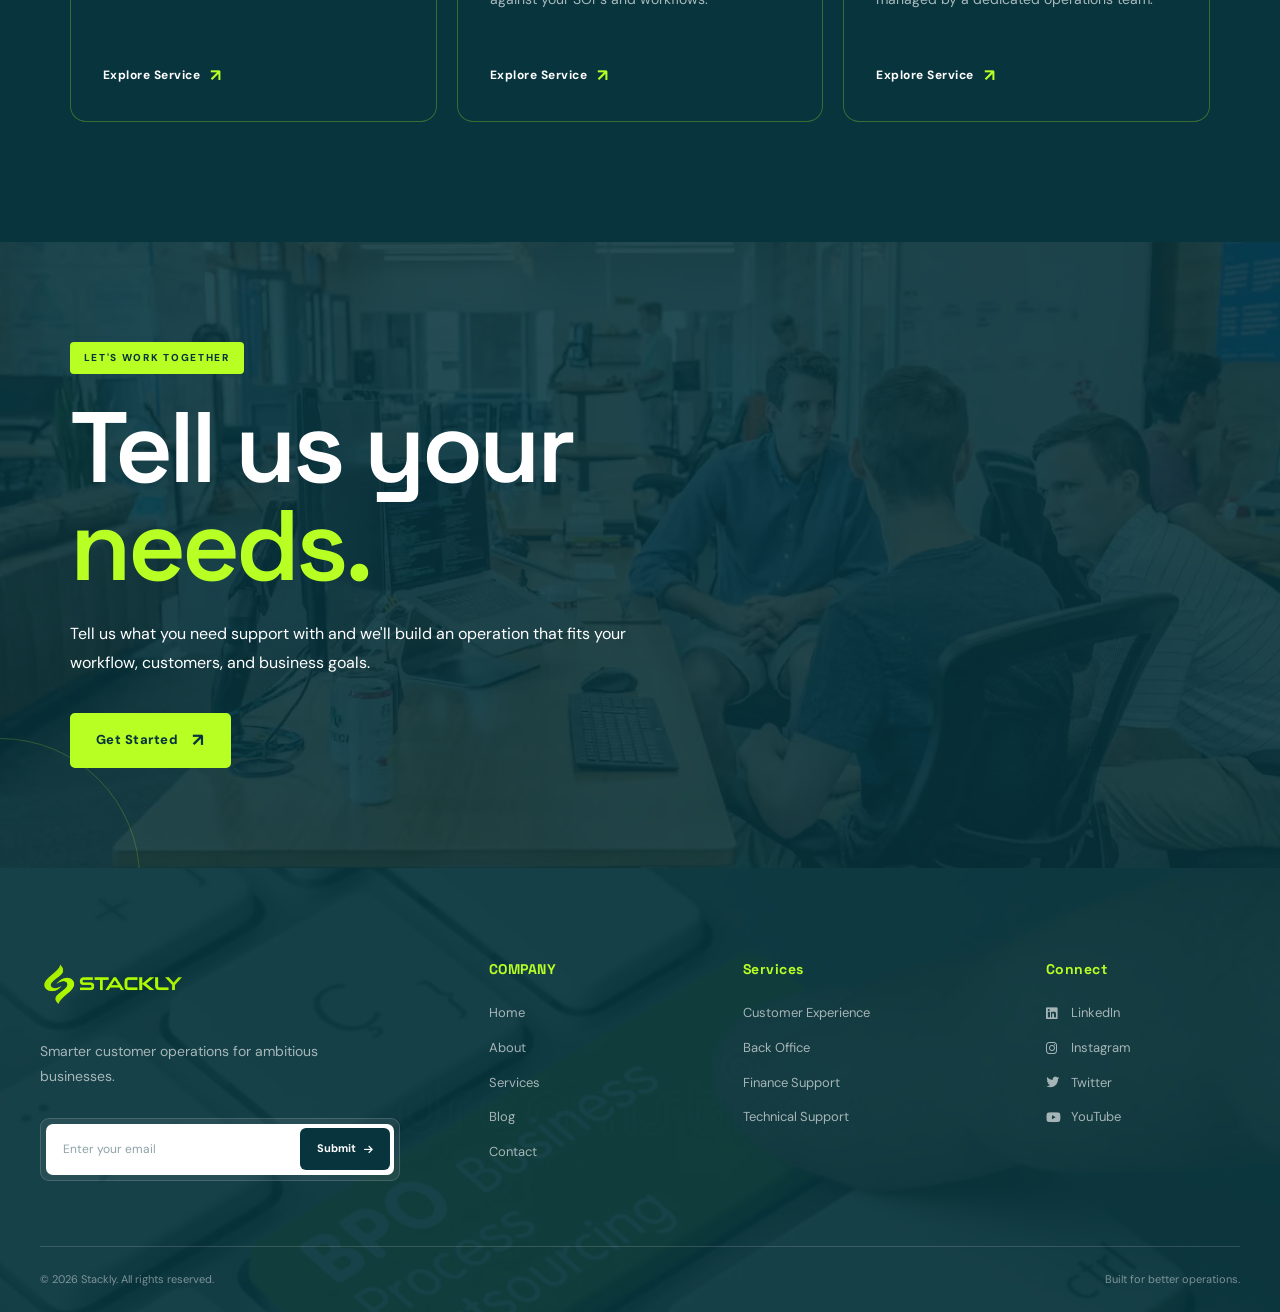
<file: services.html>
<!DOCTYPE html>
<html lang="en">
<head>
    <meta charset="UTF-8">
    <meta name="viewport" content="width=device-width, initial-scale=1.0">

    <title>Stackly | Business Process Outsourcing</title>

    <!-- Google Fonts -->
    <link rel="preconnect" href="https://fonts.googleapis.com">
    <link rel="preconnect" href="https://fonts.gstatic.com" crossorigin>
    <link href="https://fonts.googleapis.com/css2?family=DM+Sans:wght@400;500;600;700&family=Space+Grotesk:wght@400;500;600;700&display=swap" rel="stylesheet">

    <!-- Font Awesome -->
    <link rel="stylesheet"
          href="https://cdnjs.cloudflare.com/ajax/libs/font-awesome/6.5.2/css/all.min.css">

    <!-- AOS -->
    <link rel="stylesheet"
          href="https://unpkg.com/aos@2.3.1/dist/aos.css">

    <!-- CSS -->
    <link rel="stylesheet" href="css/services.css">
</head>

<body>

<!-- ================= PRELOADER ================= -->

<div class="preloader" id="preloader">
    <div class="loader-logo">
        <span class="logo-symbol">
            <img 
                src="assets/logo img1.webp" 
                alt="Stackly" 
                class="logo-image"
            >
        </span>
    </div>
</div>

<!-- ================= HEADER ================= -->
<header class="header">

    <div class="container nav-container">

   <a href="index.html" class="logo" aria-label="Stackly Home">
    <img src="assets/logo img1.webp"alt="Stackly" class="logo-image">
</a>

        <nav class="nav-menu" id="navMenu">

               <a href="index.html" class="nav-link ">Home</a>

            <a href="about.html" class="nav-link ">About</a>

            <a href="services.html" class="nav-link">Services</a>
            
            <a href="blog.html" class="nav-link">Blog</a>
            <a href="contact.html" class="nav-link">Contact</a>

        
        
       



        <!-- MOBILE LOGIN + SIGNUP -->
        <div class="mobile-nav-actions">
            <a href="login.html" class="login-btn">Login</a>
            <a href="signup.html" class="signup-btn">Signup</a>
        </div>

</nav>
        <button class="menu-toggle"
                id="menuToggle"
                type="button"
                aria-label="Open navigation menu"
                aria-expanded="false"
                title="Open navigation menu">

            <span></span>
            <span></span>
            <span></span>

        </button>

    </div>

</header>

<!-- =====================================================
     OUR STORY
===================================================== -->

<section class="story-section" id="story">

    <div class="story-container">

        <!-- STORY CONTENT -->
        <div class="story-content" data-aos="fade-up">

            <span class="story-eyebrow">OUR STORY</span>

            <h2>
               “Four operating principles
                <span>accountability partner"</span>
            </h2>

            <p>
                Stackly was built with one simple idea — business operations
                should feel easier, smarter and more human.
            </p>

            <p>
               We work as an extension of your team, taking ownership of every process, every interaction, and every outcome. From daily operations to long-term performance, we stay accountable at every step.

        </div>


        <!-- STORY IMAGE -->
        <div class="story-image" data-aos="zoom-in">

            <img
                src="assets/img-2.webp"
                alt="Stackly operations team working together"
            >

            <div class="story-image-line"></div>

        </div>

    </div>

</section>


<!-- =====================================================
     CUSTOMER SERVICES + EXPERIENCE
===================================================== -->

<section class="services-experience-section" id="services">

    <div class="services-experience-container">

        <!-- ================= CUSTOMER SERVICES HEADING ================= -->

        <div class="services-heading" data-aos="fade-up">

            <span class="services-label">
                CUSTOMER SERVICES
            </span>

            <h2>
                Built to support
                <span>every operation.</span>
            </h2>

            <p>
                From customer experience to finance and technology,
                our specialized teams help businesses run smoother,
                faster and more efficiently.
            </p>

        </div>


        <!-- ================= FOUR SERVICES ================= -->

        <div class="services-grid">

            <!-- 01 -->
            <article class="service-card" data-aos="fade-up">

                <span class="service-number">01</span>

                <div class="service-line"></div>

                <h3>
                    Customer Services
                </h3>

                <p>
                    Deliver reliable customer support through trained
                    teams focused on communication, engagement and
                    positive customer experiences.
                </p>

                <span class="service-type">
                    CUSTOMER EXPERIENCE
                </span>

            </article>


            <!-- 02 -->
            <article class="service-card"
                     data-aos="fade-up"
                     data-aos-delay="100">

                <span class="service-number">02</span>

                <div class="service-line"></div>

                <h3>
                    Back Office & Data
                </h3>

                <p>
                    Manage data entry, documentation, processing and
                    administrative workflows with accuracy and
                    consistent operational support.
                </p>

                <span class="service-type">
                    OPERATIONS SUPPORT
                </span>

            </article>


            <!-- 03 -->
            <article class="service-card"
                     data-aos="fade-up"
                     data-aos-delay="200">

                <span class="service-number">03</span>

                <div class="service-line"></div>

                <h3>
                    Finance & Accounting
                </h3>

                <p>
                    Support financial workflows including accounting,
                    reporting, reconciliation and routine finance
                    operations with dependable processes.
                </p>

                <span class="service-type">
                    FINANCIAL OPERATIONS
                </span>

            </article>


            <!-- 04 -->
            <article class="service-card"
                     data-aos="fade-up"
                     data-aos-delay="300">

                <span class="service-number">04</span>

                <div class="service-line"></div>

                <h3>
                    IT Enablement & Support
                </h3>

                <p>
                    Strengthen everyday technology operations with
                    responsive support, technical assistance and
                    reliable IT-enabled.
                </p>

                <span class="service-type">
                    TECHNOLOGY SUPPORT
                </span>

            </article>

        </div>


        <!-- =====================================================
             CUSTOMER EXPERIENCE
        ====================================================== -->

        <div class="experience-heading" data-aos="fade-up">

            <span class="experience-main-label">
                CUSTOMER EXPERIENCE
            </span>

            <h2>
                Support that sounds
                <span>like your own team.</span>
            </h2>

            <p>
                We help businesses create better customer experiences
                through people, process and reliable operational support.
            </p>

        </div>


        <!-- ================= EXPERIENCE 01 ================= -->

        <div class="experience-row" data-aos="fade-up">

            <div class="experience-image">

                <img
                    src="assets/img-13.webp"
                    alt="Customer support team working together"
                >

                <div class="experience-image-border"></div>

            </div>


            <div class="experience-content">

                <span class="experience-number">01</span>

                <span class="experience-label">
                    CUSTOMER SUPPORT
                </span>

                <h3>
                    Conversations that feel
                    <span>human.</span>
                </h3>

                <p>
                    Our trained customer support teams communicate
                    naturally with your customers while staying aligned
                    with your brand voice, values and service standards.
                </p>

                <a href="404.html" class="experience-btn">
                    Talk to our team
                </a>

            </div>

        </div>


        <!-- ================= EXPERIENCE 02 ================= -->

        <div class="experience-row reverse" data-aos="fade-up">

            <div class="experience-content">

                <span class="experience-number">02</span>

                <span class="experience-label">
                    BACK OFFICE
                </span>

                <h3>
                    Operations that stay
                    <span>behind the scenes.</span>
                </h3>

                <p>
                    From data processing and documentation to everyday
                    administrative workflows, our teams keep essential
                    operations moving accurately and consistently.
                </p>

                <a href="404.html" class="experience-btn">
                    Explore support
                </a>

            </div>


            <div class="experience-image">

                <img
                    src="assets/img-3.webp"
                    alt="Business operations team working"
                >

                <div class="experience-image-border"></div>

            </div>

        </div>


        <!-- ================= EXPERIENCE 03 ================= -->

        <div class="experience-row" data-aos="fade-up">

            <div class="experience-image">

                <img
                    src="assets/img-22.webp"
                    alt="Finance and accounting team"
                >

                <div class="experience-image-border"></div>

            </div>


            <div class="experience-content">

                <span class="experience-number">03</span>

                <span class="experience-label">
                    FINANCE & ACCOUNTING
                </span>

                <h3>
                    Financial processes built
                    <span>for accuracy.</span>
                </h3>

                <p>
                    Keep your finance operations organized with dependable
                    support for accounting workflows, reconciliation,
                    reporting and routine financial processes.
                </p>

                <a href="404.html" class="experience-btn">
                    Connect with us
                </a>

            </div>

        </div>


        <!-- ================= EXPERIENCE 04 ================= -->

        <div class="experience-row reverse" data-aos="fade-up">

            <div class="experience-content">

                <span class="experience-number">04</span>

                <span class="experience-label">
                    IT ENABLEMENT
                </span>

                <h3>
                    Technology support that
                    <span>keeps you moving.</span>
                </h3>

                <p>
                    Our IT-enabled support helps teams handle technical
                    workflows, everyday assistance and operational
                    technology needs with speed and reliability.
                </p>

                <a href="404.html" class="experience-btn">
                    Contact our team
                </a>

            </div>


            <div class="experience-image">

                <img
                    src="assets/img-23.webp"
                    alt="Technology support team working"
                >

                <div class="experience-image-border"></div>

            </div>

        </div>

    </div>

</section>



<!-- ================= SERVICES ================= -->

<section class="services section" id="services">

    <div class="container">

        <!-- ================= SECTION HEADING ================= -->

        <div class="section-heading"
             data-aos="fade-up">

            <p class="eyebrow">
                <span>WHAT WE RUN</span>
            </p>

            <h2>
                Four operations,
                <span>one accountable partner.</span>
            </h2>

            <p>
                Each service line is staffed, trained, and reported
                on independently — you can start with one and add
                more without switching vendors.
            </p>

        </div>


        <!-- ================= OPERATIONS ================= -->

        <div class="operations-layout">

            <!-- ================= IMAGE ================= -->

            <div class="operations-image"
                 data-aos="fade-right"
                 data-aos-duration="1000">

                <img
                    src="assets/img-24.webp"
                    alt="Business operations meeting"
                >

                <div class="operations-image-frame"></div>

            </div>


            <!-- ================= TIMELINE ================= -->

            <div class="operations-list"
                 data-aos="fade-left"
                 data-aos-duration="1000">


                <!-- 01 -->

                <div class="operation-item"
                     data-aos="fade-up"
                     data-aos-delay="100">

                    <div class="operation-number">
                        01
                    </div>

                    <div class="operation-content">

                        <span class="operation-label">
                            CUSTOMER EXPERIENCE
                        </span>

                        <h3>
                            Customer Experience
                        </h3>

                        <p>
                            Voice, chat, and email support built around
                            your macros and tone of voice, with agents
                            who stay on your account long enough to
                            know your product.
                        </p>

                    </div>

                </div>


                <!-- 02 -->

                <div class="operation-item"
                     data-aos="fade-up"
                     data-aos-delay="200">

                    <div class="operation-number">
                        02
                    </div>

                    <div class="operation-content">

                        <span class="operation-label">
                            OPERATIONS SUPPORT
                        </span>

                        <h3>
                            Back-Office & Data Processing
                        </h3>

                        <p>
                            Order management, claims processing,
                            data entry, and reconciliation handled
                            against your SOPs.
                        </p>

                    </div>

                </div>


                <!-- 03 -->

                <div class="operation-item"
                     data-aos="fade-up"
                     data-aos-delay="300">

                    <div class="operation-number">
                        03
                    </div>

                    <div class="operation-content">

                        <span class="operation-label">
                            FINANCIAL OPERATIONS
                        </span>

                        <h3>
                            Finance & Accounting Support
                        </h3>

                        <p>
                            Accounts payable, invoice processing,
                            and reconciliations run by a dedicated
                            finance pod.
                        </p>

                    </div>

                </div>


                <!-- 04 -->

                <div class="operation-item"
                     data-aos="fade-up"
                     data-aos-delay="400">

                    <div class="operation-number">
                        04
                    </div>

                    <div class="operation-content">

                        <span class="operation-label">
                            TECHNOLOGY SUPPORT
                        </span>

                        <h3>
                            IT-Enabled & Technical Support
                        </h3>

                        <p>
                            Tier 1-2 helpdesk, app monitoring, and
                            QA testing staffed by agents trained
                            on your technology stack.
                        </p>

                    </div>

                </div>

            </div>

        </div>

    </div>

</section>



<!-- ================= SERVICES ================= -->

<section class="services-grid-section" id="services">

    <div class="services-grid-container">

        <!-- TOP CONTENT -->
        <div class="services-grid-header">

            <div class="services-grid-title" data-aos="fade-right">
                <span class="services-grid-eyebrow">WHAT WE RUN</span>

                <h2>
                    Four operations,
                    <span>one accountable partner.</span>
                </h2>
            </div>

            <div class="services-grid-text" data-aos="fade-left">
                <p>
                    Each service line is staffed, trained, and reported
                    on independently — you can start with one and add
                    more without switching vendors.
                </p>
            </div>

        </div>


        <!-- 3 CARDS -->
        <div class="services-grid-cards">

            <!-- CARD 01 -->
            <article class="service-grid-card"
                     data-aos="fade-up"
                     data-aos-delay="100">

                <div class="service-grid-top">
                    <span class="service-grid-number">01</span>
                    <span class="service-grid-line"></span>
                </div>

                <span class="service-grid-label">
                    CUSTOMER EXPERIENCE
                </span>

                <h3>Customer Experience</h3>

                <p>
                    Voice, chat, and email support built around
                    your macros and tone of voice, with agents
                    who understand your customers and product.
                </p>

                <a href="404.html" class="service-grid-link">
                    Explore Service
                    <span>↗</span>
                </a>

            </article>


            <!-- CARD 02 -->
            <article class="service-grid-card"
                     data-aos="fade-up"
                     data-aos-delay="200">

                <div class="service-grid-top">
                    <span class="service-grid-number">02</span>
                    <span class="service-grid-line"></span>
                </div>

                <span class="service-grid-label">
                    OPERATIONS SUPPORT
                </span>

                <h3>Back-Office & Data Processing</h3>

                <p>
                    Order management, claims processing, data entry,
                    and reconciliation handled accurately against
                    your SOPs and workflows.
                </p>

                <a href="404.html" class="service-grid-link">
                    Explore Service
                    <span>↗</span>
                </a>

            </article>


            <!-- CARD 03 -->
            <article class="service-grid-card"
                     data-aos="fade-up"
                     data-aos-delay="300">

                <div class="service-grid-top">
                    <span class="service-grid-number">03</span>
                    <span class="service-grid-line"></span>
                </div>

                <span class="service-grid-label">
                    FINANCIAL OPERATIONS
                </span>

                <h3>Finance & Accounting Support</h3>

                <p>
                    Accounts payable, invoice processing,
                    reconciliations, and finance workflows
                    managed by a dedicated operations team.
                </p>

                <a href="404.html" class="service-grid-link">
                    Explore Service
                    <span>↗</span>
                </a>

            </article>

        </div>

    </div>

</section>



<!-- ================= CTA / CONTACT ================= -->

<section class="cta-section" id="contact">

    <div class="cta-overlay"></div>

    <div class="cta-container">

        <div class="cta-content">

            <span class="cta-label" data-aos="fade-up">
                LET'S WORK TOGETHER
            </span>

            <h2 data-aos="fade-up" data-aos-delay="100">
                Tell us your
                <span>needs.</span>
            </h2>

            <p data-aos="fade-up" data-aos-delay="200">
                Tell us what you need support with and we'll build
                an operation that fits your workflow, customers,
                and business goals.
            </p>

            <div class="cta-actions"
                 data-aos="fade-up"
                 data-aos-delay="300">

                <a href="404.html" class="cta-button">
                    Get Started
                    <span>↗</span>
                </a>

            </div>

        </div>

    </div>

</section>



<!-- ================= FOOTER ================= -->

<footer class="footer">

    <div class="footer-overlay"></div>

    <div class="container footer-container">

        <div class="footer-grid">

            <!-- ================= BRAND ================= -->

            <div class="footer-brand">

                <a href="index.html"
                   class="footer-logo-link"
                   aria-label="Stackly Home">

                    <img
                        src="assets/logo img1.webp"
                        alt="Stackly"
                        class="footer-logo"
                    >

                </a>

                <p class="footer-description">
                    Smarter customer operations for
                    ambitious businesses.
                </p>


                <!-- NEWSLETTER -->

                <div class="newsletter-box">

                
            <form class="newsletter-form" id="newsletterForm" novalidate>

              <label for="footer-email" class="sr-only">
                  Email address
                       </label>

               <input
                      id="footer-email"
                     name="email"
                     type="email"
                     placeholder="Enter your email"
                       aria-label="Enter your email"
                          autocomplete="email"
                     required
                       >

                 <button type="submit">
               <span>Submit</span>
            <i class="fa-solid fa-arrow-right"></i>
               </button>

               </form>

                </div>

            </div>


            <!-- ================= COMPANY ================= -->

            <div class="footer-column">

                <h4>COMPANY </h4>

                <a href="index.html">Home</a>
                <a href="about.html">About</a>
                <a href="services.html">Services</a>
                <a href="blog.html">Blog</a>
                <a href="contact.html">Contact</a>

            </div>


            <!-- ================= SERVICES ================= -->

            <div class="footer-column">

                <h4>Services</h4>

                <a href="404.html">Customer Experience</a>
                <a href="404.html">Back Office</a>
                <a href="404.html">Finance Support</a>
                <a href="404.html">Technical Support</a>

            </div>


            <!-- ================= CONNECT ================= -->

            <div class="footer-column">

                <h4>Connect</h4>

                <a href="404.html" aria-label="LinkedIn">
                    <i class="fa-brands fa-linkedin"></i>
                    <span>LinkedIn</span>
                </a>

                <a href="404.html" aria-label="Instagram">
                    <i class="fa-brands fa-instagram"></i>
                    <span>Instagram</span>
                </a>
<a href="404.html" aria-label="Twitter" title="Twitter">
    <i class="fa-brands fa-twitter"></i>
    <span>Twitter</span>
</a>
            
                <a href="404.html" aria-label="YouTube">
                  <i class="fa-brands fa-youtube"></i>
                      <span>YouTube</span>
                         </a>
            </div>

        </div>


        <!-- ================= FOOTER BOTTOM ================= -->

        <div class="footer-bottom">

            <p>
                © 2026 Stackly. All rights reserved.
            </p>

            <p>
                Built for better operations.
            </p>

        </div>

    </div>

</footer>


<!-- ================= AOS ================= -->

<script src="https://unpkg.com/aos@2.3.1/dist/aos.js"></script>

<!-- ================= GSAP ================= -->

<script src="https://cdnjs.cloudflare.com/ajax/libs/gsap/3.12.5/gsap.min.js"></script>

<!-- ================= JS ================= -->

<!-- Mobile Nav Toggle (added) -->
<script>
(function () {
  var menuToggle = document.getElementById('menuToggle');
  var navMenu = document.getElementById('navMenu');
  if (!menuToggle || !navMenu) return;

  function isOpen() {
    return navMenu.classList.contains('open') || navMenu.classList.contains('mobile-active');
  }
  function openMenu() {
    navMenu.classList.add('open', 'mobile-active');
    menuToggle.classList.add('active');
    menuToggle.setAttribute('aria-expanded', 'true');
    document.body.classList.add('menu-open');
  }
  function closeMenu() {
    navMenu.classList.remove('open', 'mobile-active');
    menuToggle.classList.remove('active');
    menuToggle.setAttribute('aria-expanded', 'false');
    document.body.classList.remove('menu-open');
  }

  menuToggle.addEventListener('click', function (e) {
    e.stopPropagation();
    isOpen() ? closeMenu() : openMenu();
  });

  navMenu.querySelectorAll('.nav-link').forEach(function (link) {
    link.addEventListener('click', closeMenu);
  });

  document.addEventListener('click', function (e) {
    if (isOpen() && !navMenu.contains(e.target) && !menuToggle.contains(e.target)) {
      closeMenu();
    }
  });

  document.addEventListener('keydown', function (e) {
    if (e.key === 'Escape' && isOpen()) closeMenu();
  });

  window.addEventListener('resize', function () {
    if (window.innerWidth > 900 && isOpen()) closeMenu();
  });
})();
</script>
<script src="js/services.js"></script>

</body>
</html>
</file>
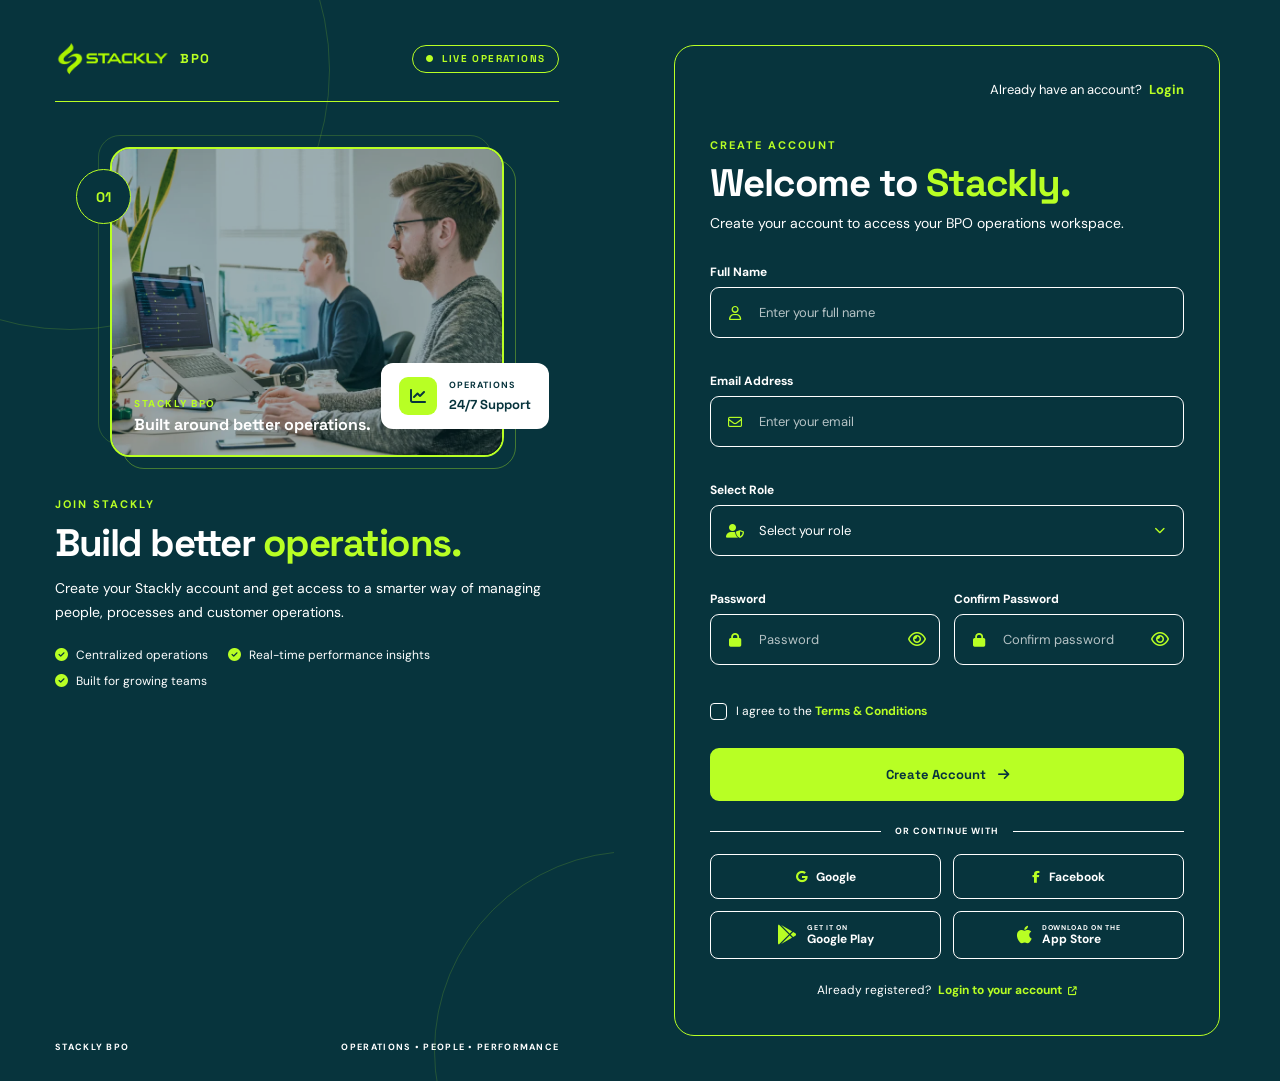
<file: signup.html>
<!DOCTYPE html>
<html lang="en">
<head>
    <meta charset="UTF-8">
    <meta name="viewport" content="width=device-width, initial-scale=1.0">

    <title>Sign Up | Stackly BPO</title>

    <!-- Google Fonts -->
    <link rel="preconnect" href="https://fonts.googleapis.com">
    <link rel="preconnect" href="https://fonts.gstatic.com" crossorigin>

    <link
        href="https://fonts.googleapis.com/css2?family=DM+Sans:wght@400;500;600;700&family=Space+Grotesk:wght@500;600;700&display=swap"
        rel="stylesheet"
    >

    <!-- Font Awesome -->
    <link
        rel="stylesheet"
        href="https://cdnjs.cloudflare.com/ajax/libs/font-awesome/6.5.2/css/all.min.css"
    >

    <!-- AOS -->
    <link
        rel="stylesheet"
        href="https://unpkg.com/aos@2.3.1/dist/aos.css"
    >

    <!-- Signup CSS -->
    <link rel="stylesheet" href="css/signup.css">
</head>

<body>

<main class="signup-page">

    <!-- =================================================
         LEFT VISUAL
    ================================================== -->

    <section class="signup-visual" data-aos="fade-right">

        <div class="visual-top">

            <!-- LOGO -->
            <a
                href="index.html"
                class="logo"
                aria-label="Stackly Home"
                title="Stackly Home"
            >
                <img
                    src="assets/logo img1.webp"
                    alt="Stackly BPO"
                    class="logo-image"
                >

                <span>BPO</span>
            </a>

            <!-- LIVE STATUS -->
            <span class="visual-status">
                <i class="fa-solid fa-circle" aria-hidden="true"></i>
                LIVE OPERATIONS
            </span>

        </div>


        <!-- IMAGE -->

        <div class="visual-image-wrap">

            <div class="image-decoration image-decoration-one"></div>
            <div class="image-decoration image-decoration-two"></div>

            <div class="visual-image-frame">

                <img
                    src="assets/img-23.webp"
                    alt="Stackly BPO team working together"
                    class="signup-image"
                >

                <div class="image-overlay"></div>

                <div class="image-caption">
                    <span>STACKLY BPO</span>

                    <strong>
                        Built around better operations.
                    </strong>
                </div>

            </div>


            <!-- FLOAT CARD -->

            <div class="image-float-card">

                <div class="float-icon">
                    <i class="fa-solid fa-chart-line"></i>
                </div>

                <div>
                    <span>OPERATIONS</span>
                    <strong>24/7 Support</strong>
                </div>

            </div>


            <!-- NUMBER -->

            <div class="image-number">
                01
            </div>

        </div>


        <!-- CONTENT -->

        <div class="visual-content">

            <span class="visual-label">
                JOIN STACKLY
            </span>

            <h1>
                Build better
                <span>operations.</span>
            </h1>

            <p>
                Create your Stackly account and get access to a smarter
                way of managing people, processes and customer operations.
            </p>


            <div class="visual-points">

                <div class="visual-point">
                    <i class="fa-solid fa-circle-check"></i>
                    <span>Centralized operations</span>
                </div>

                <div class="visual-point">
                    <i class="fa-solid fa-circle-check"></i>
                    <span>Real-time performance insights</span>
                </div>

                <div class="visual-point">
                    <i class="fa-solid fa-circle-check"></i>
                    <span>Built for growing teams</span>
                </div>

            </div>

        </div>


        <!-- BOTTOM -->

        <div class="visual-bottom">

            <span>STACKLY BPO</span>

            <span>
                OPERATIONS • PEOPLE • PERFORMANCE
            </span>

        </div>

    </section>


    <!-- =================================================
         RIGHT FORM
    ================================================== -->

    <section class="signup-form-area" data-aos="fade-left">

        <div class="signup-form-container">

            <!-- TOP -->

            <div class="form-top">

                <!-- MOBILE IMAGE LOGO -->
                <a
                    href="index.html"
                    class="mobile-logo"
                    aria-label="Stackly Home"
                    title="Stackly Home"
                >
                    <img
                        src="assets/logo img1.webp"
                        alt="Stackly BPO"
                        class="mobile-logo-image"
                    >
                </a>

                <p>
                    Already have an account?
                    <a href="login.html">Login</a>
                </p>

            </div>


            <!-- HEADING -->

            <div class="form-heading">

                <span class="form-label">
                    CREATE ACCOUNT
                </span>

                <h2>
                    Welcome to
                    <span>Stackly.</span>
                </h2>

                <p>
                    Create your account to access your BPO operations
                    workspace.
                </p>

            </div>


            <!-- FORM -->

            <form
                id="signupForm"
                class="signup-form"
                novalidate
            >

                <!-- FULL NAME -->

                <div class="form-group">

                    <label for="fullName">
                        Full Name
                    </label>

                    <div class="input-box">

                        <i class="fa-regular fa-user"></i>

                        <input
                            type="text"
                            id="fullName"
                            name="fullName"
                            placeholder="Enter your full name"
                            autocomplete="name"
                        >

                    </div>

                    <small
                        class="error-message"
                        id="nameError"
                    ></small>

                </div>


                <!-- EMAIL -->

                <div class="form-group">

                    <label for="email">
                        Email Address
                    </label>

                    <div class="input-box">

                        <i class="fa-regular fa-envelope"></i>

                        <input
                            type="email"
                            id="email"
                            name="email"
                            placeholder="Enter your email"
                            autocomplete="email"
                        >

                    </div>

                    <small
                        class="error-message"
                        id="emailError"
                    ></small>

                </div>


                <!-- ROLE -->

                <div class="form-group">

                    <label for="role">
                        Select Role
                    </label>

                    <div class="input-box select-box">

                        <i class="fa-solid fa-user-shield"></i>

                        <select id="role" name="role">

                            <option value="">
                                Select your role
                            </option>

                            <option value="admin">
                                Admin
                            </option>

                            <option value="viewer">
                                Viewer
                            </option>

                        </select>

                        <i
                            class="fa-solid fa-chevron-down select-arrow"
                            aria-hidden="true"
                        ></i>

                    </div>

                    <small
                        class="error-message"
                        id="roleError"
                    ></small>

                </div>


                <!-- PASSWORD ROW -->

                <div class="password-row">

                    <!-- PASSWORD -->

                    <div class="form-group">

                        <label for="password">
                            Password
                        </label>

                        <div class="input-box">

                            <i class="fa-solid fa-lock"></i>

                            <input
                                type="password"
                                id="password"
                                name="password"
                                placeholder="Password"
                                autocomplete="new-password"
                            >

                            <button
                                type="button"
                                class="password-toggle"
                                id="passwordToggle"
                                aria-label="Show password"
                                title="Show password"
                            >
                                <i class="fa-regular fa-eye"></i>
                            </button>

                        </div>

                        <small
                            class="error-message"
                            id="passwordError"
                        ></small>

                    </div>


                    <!-- CONFIRM PASSWORD -->

                    <div class="form-group">

                        <label for="confirmPassword">
                            Confirm Password
                        </label>

                        <div class="input-box">

                            <i class="fa-solid fa-lock"></i>

                            <input
                                type="password"
                                id="confirmPassword"
                                name="confirmPassword"
                                placeholder="Confirm password"
                                autocomplete="new-password"
                            >

                            <button
                                type="button"
                                class="password-toggle"
                                id="confirmPasswordToggle"
                                aria-label="Show confirm password"
                                title="Show confirm password"
                            >
                                <i class="fa-regular fa-eye"></i>
                            </button>

                        </div>

                        <small
                            class="error-message"
                            id="confirmPasswordError"
                        ></small>

                    </div>

                </div>


                <!-- TERMS -->

                <div class="terms-row">

                    <label class="check-label">

                        <input
                            type="checkbox"
                            id="terms"
                            name="terms"
                        >

                        <span class="custom-check"></span>

                        <span>
                            I agree to the
                            <a href="404.html">
                                Terms & Conditions
                            </a>
                        </span>

                    </label>

                </div>

                <small
                    class="error-message terms-error"
                    id="termsError"
                ></small>


                <!-- BUTTON -->

                <button
                    type="submit"
                    class="signup-btn"
                >
                    <span>Create Account</span>

                    <i class="fa-solid fa-arrow-right"></i>
                </button>


                <!-- DIVIDER -->

                <div class="divider">
                    <span>OR CONTINUE WITH</span>
                </div>


                <!-- SOCIAL -->

                <div class="social-buttons">

                    <a
                        href="404.html"
                        class="social-btn"
                        aria-label="Continue with Google"
                        title="Continue with Google"
                    >
                        <i class="fa-brands fa-google"></i>
                        <span>Google</span>
                    </a>

                    <a
                        href="404.html"
                        class="social-btn"
                        aria-label="Continue with Facebook"
                        title="Continue with Facebook"
                    >
                        <i class="fa-brands fa-facebook-f"></i>
                        <span>Facebook</span>
                    </a>

                </div>


                <!-- APP BUTTONS -->

                <div class="app-buttons">

                    <a
                        href="404.html"
                        class="app-btn"
                        aria-label="Download on Google Play"
                        title="Google Play"
                    >
                        <i class="fa-brands fa-google-play"></i>

                        <span>
                            <small>GET IT ON</small>
                            Google Play
                        </span>
                    </a>

                    <a
                        href="404.html"
                        class="app-btn"
                        aria-label="Download on App Store"
                        title="App Store"
                    >
                        <i class="fa-brands fa-apple"></i>

                        <span>
                            <small>DOWNLOAD ON THE</small>
                            App Store
                        </span>
                    </a>

                </div>


                <!-- LOGIN -->

                <p class="login-text">

                    Already registered?

                    <a href="login.html">
                        Login to your account
                        <i class="fa-solid fa-arrow-up-right-from-square"></i>
                    </a>

                </p>

            </form>

        </div>

    </section>

</main>


<!-- AOS -->

<script src="https://unpkg.com/aos@2.3.1/dist/aos.js"></script>

<!-- Signup JS -->

<script src="js/signup.js"></script>

</body>
</html>
</file>
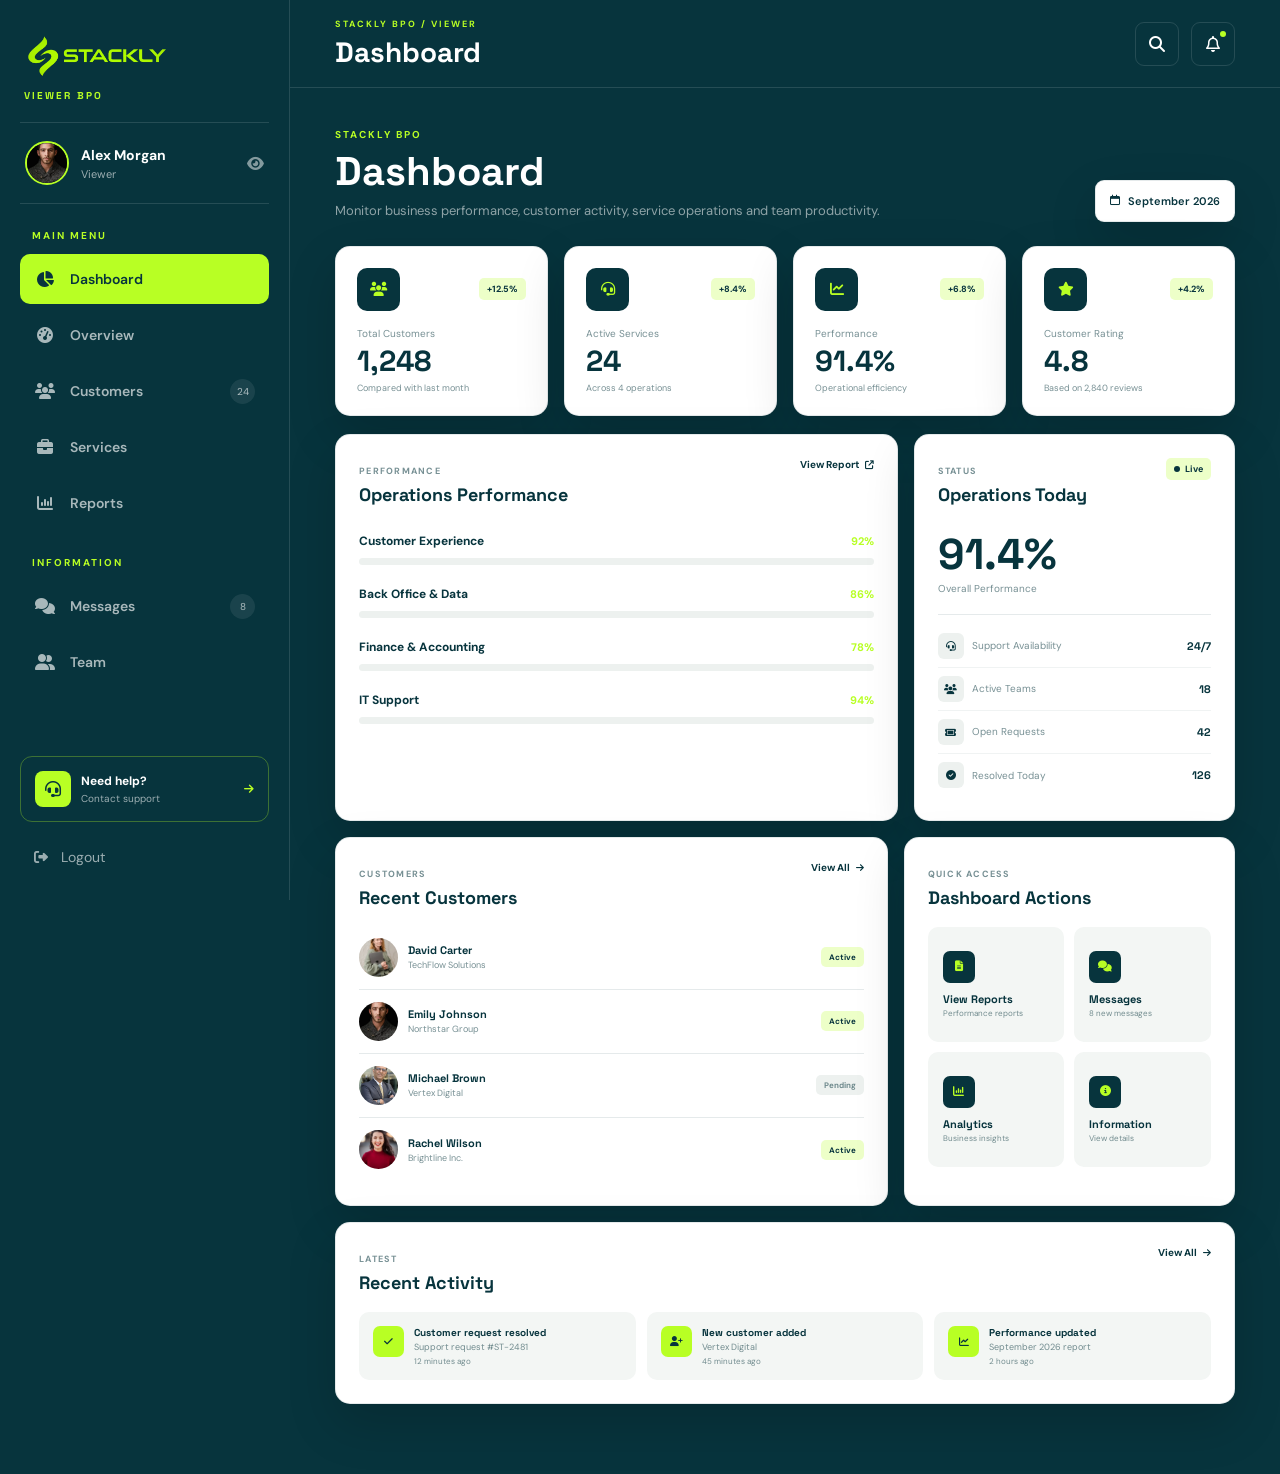
<file: viewer.html>
<!DOCTYPE html>
<html lang="en">

<head>
    <meta charset="UTF-8">

    <meta name="viewport"
          content="width=device-width, initial-scale=1.0">

    <meta name="description"
          content="Stackly BPO Viewer Dashboard">

    <title>Stackly BPO - Viewer Dashboard</title>

    <!-- ================= FONTS ================= -->

    <link rel="preconnect"
          href="https://fonts.googleapis.com">

    <link rel="preconnect"
          href="https://fonts.gstatic.com"
          crossorigin>

    <link href="https://fonts.googleapis.com/css2?family=DM+Sans:wght@400;500;600;700&family=Space+Grotesk:wght@400;500;600;700&display=swap"
          rel="stylesheet">

    <!-- ================= AOS ================= -->

    <link rel="stylesheet"
          href="https://unpkg.com/aos@2.3.1/dist/aos.css">

    <!-- ================= FONT AWESOME ================= -->

    <link rel="stylesheet"
          href="https://cdnjs.cloudflare.com/ajax/libs/font-awesome/6.5.2/css/all.min.css">

    <!-- ================= VIEWER CSS ================= -->

    <link rel="stylesheet"
          href="css/viewer.css">
</head>

<body>

<!-- =====================================================
     MOBILE OVERLAY
===================================================== -->

<div class="sidebar-overlay"
     id="sidebarOverlay"
     aria-hidden="true">
</div>


<!-- =====================================================
     SIDEBAR
===================================================== -->

<aside class="sidebar"
       id="sidebar">

    <!-- LOGO -->

    <div class="sidebar-logo">

        <a href="#dashboard"
           class="sidebar-logo-link"
           aria-label="Stackly Home"
           title="Stackly Home">

            <img src="assets/logo img1.webp"
                 alt="Stackly"
                 class="sidebar-logo-image">

        </a>

        <span class="sidebar-admin-text">
        VIEWER BPO
        </span>

    </div>


    <!-- PROFILE -->

    <div class="admin-profile">

        <img src="assets/img-28.webp"
             alt="Alex Morgan">

        <div>

            <strong>
                Alex Morgan
            </strong>

            <span>
                Viewer
            </span>

        </div>

        <i class="fa-solid fa-eye"
           aria-hidden="true"
           title="View only access"></i>

    </div>


    <!-- NAVIGATION -->

    <nav class="sidebar-nav"
         aria-label="Viewer navigation">

        <p class="nav-title">
            MAIN MENU
        </p>

        <a href="#dashboard"
           class="sidebar-link active"
           data-page="dashboard">

            <i class="fa-solid fa-chart-pie"
               aria-hidden="true"></i>

            <span>Dashboard</span>

        </a>


        <a href="#overview"
           class="sidebar-link"
           data-page="overview">

            <i class="fa-solid fa-gauge-high"
               aria-hidden="true"></i>

            <span>Overview</span>

        </a>


        <a href="#customers"
           class="sidebar-link"
           data-page="customers">

            <i class="fa-solid fa-users"
               aria-hidden="true"></i>

            <span>Customers</span>

            <small>24</small>

        </a>


        <a href="#services"
           class="sidebar-link"
           data-page="services">

            <i class="fa-solid fa-briefcase"
               aria-hidden="true"></i>

            <span>Services</span>

        </a>


        <a href="#reports"
           class="sidebar-link"
           data-page="reports">

            <i class="fa-solid fa-chart-column"
               aria-hidden="true"></i>

            <span>Reports</span>

        </a>


        <p class="nav-title second-title">
            INFORMATION
        </p>


        <a href="#messages"
           class="sidebar-link"
           data-page="messages">

            <i class="fa-solid fa-comments"
               aria-hidden="true"></i>

            <span>Messages</span>

            <small>8</small>

        </a>


        <a href="#team"
           class="sidebar-link"
           data-page="team">

            <i class="fa-solid fa-user-group"
               aria-hidden="true"></i>

            <span>Team</span>

        </a>

    </nav>


    <!-- SIDEBAR BOTTOM -->

    <div class="sidebar-bottom">

        <a href="404.html"
           class="support-box">

            <div class="support-icon">

                <i class="fa-solid fa-headset"
                   aria-hidden="true"></i>

            </div>

            <div>

                <strong>
                    Need help?
                </strong>

                <span>
                    Contact support
                </span>

            </div>

            <i class="fa-solid fa-arrow-right"
               aria-hidden="true"></i>

        </a>


        <a href="login.html"
           class="logout-link"
           aria-label="Logout"
           title="Logout">

            <i class="fa-solid fa-right-from-bracket"
               aria-hidden="true"></i>

            <span>Logout</span>

        </a>

    </div>

</aside>


<!-- =====================================================
     MAIN CONTENT
===================================================== -->

<main class="main-content">


    <!-- =================================================
         HEADER
    ================================================= -->

    <header class="dashboard-header">

        <div class="header-left">

            <button class="menu-toggle"
                    id="menuToggle"
                    type="button"
                    aria-label="Open menu"
                    aria-expanded="false"
                    aria-controls="sidebar"
                    title="Open menu">

                <span class="menu-icon">
                    <i class="fa-solid fa-bars"
                       aria-hidden="true"></i>
                </span>

                <span class="close-icon">
                    <i class="fa-solid fa-xmark"
                       aria-hidden="true"></i>
                </span>

            </button>


            <div class="header-title">

                <span class="header-label">
                    STACKLY BPO / VIEWER
                </span>

                <h1 id="pageTitle">
                    Dashboard
                </h1>

            </div>

        </div>


        <div class="header-right">

            <a href="404.html"
               class="header-button"
               aria-label="Search"
               title="Search">

                <i class="fa-solid fa-magnifying-glass"
                   aria-hidden="true"></i>

            </a>


            <a href="404.html"
               class="header-button notification"
               aria-label="Notifications"
               title="Notifications">

                <i class="fa-regular fa-bell"
                   aria-hidden="true"></i>

                <span></span>

            </a>

        </div>

    </header>


    <!-- =================================================
         CONTENT
    ================================================= -->
    <div class="content-container">


        <!-- =================================================
             DASHBOARD
        ================================================= -->
        <section class="page active-page" id="dashboard">

            <div class="dashboard-page-header" data-aos="fade-up">

                <div>

                    <span class="section-label">
                        STACKLY BPO
                    </span>

                    <h2>
                        Dashboard
                    </h2>

                    <p>
                        Monitor business performance, customer activity,
                        service operations and team productivity.
                    </p>

                </div>

                <div class="dashboard-date">

                    <i class="fa-regular fa-calendar"></i>

                    <span>
                        September 2026
                    </span>

                </div>

            </div>


            <!-- Dashboard Stats -->
            <div class="dashboard-stats-grid">

                <div class="dashboard-stat-card" data-aos="fade-up">

                    <div class="dashboard-stat-top">

                        <div class="dashboard-stat-icon">
                            <i class="fa-solid fa-users"></i>
                        </div>

                        <span class="dashboard-stat-growth">
                            +12.5%
                        </span>

                    </div>

                    <span class="dashboard-stat-label">
                        Total Customers
                    </span>

                    <strong>
                        1,248
                    </strong>

                    <p>
                        Compared with last month
                    </p>

                </div>


                <div class="dashboard-stat-card" data-aos="fade-up" data-aos-delay="100">

                    <div class="dashboard-stat-top">

                        <div class="dashboard-stat-icon">
                            <i class="fa-solid fa-headset"></i>
                        </div>

                        <span class="dashboard-stat-growth">
                            +8.4%
                        </span>

                    </div>

                    <span class="dashboard-stat-label">
                        Active Services
                    </span>

                    <strong>
                        24
                    </strong>

                    <p>
                        Across 4 operations
                    </p>

                </div>


                <div class="dashboard-stat-card" data-aos="fade-up" data-aos-delay="200">

                    <div class="dashboard-stat-top">

                        <div class="dashboard-stat-icon">
                            <i class="fa-solid fa-chart-line"></i>
                        </div>

                        <span class="dashboard-stat-growth">
                            +6.8%
                        </span>

                    </div>

                    <span class="dashboard-stat-label">
                        Performance
                    </span>

                    <strong>
                        91.4%
                    </strong>

                    <p>
                        Operational efficiency
                    </p>

                </div>


                <div class="dashboard-stat-card" data-aos="fade-up" data-aos-delay="300">

                    <div class="dashboard-stat-top">

                        <div class="dashboard-stat-icon">
                            <i class="fa-solid fa-star"></i>
                        </div>

                        <span class="dashboard-stat-growth">
                            +4.2%
                        </span>

                    </div>

                    <span class="dashboard-stat-label">
                        Customer Rating
                    </span>

                    <strong>
                        4.8
                    </strong>

                    <p>
                        Based on 2,840 reviews
                    </p>

                </div>

            </div>


            <!-- Dashboard Main -->
            <div class="dashboard-main-grid">


                <!-- Performance -->
                <div class="dashboard-panel performance-panel" data-aos="fade-up">

                    <div class="dashboard-panel-header">

                        <div>

                            <span>
                                PERFORMANCE
                            </span>

                            <h3>
                                Operations Performance
                            </h3>

                        </div>

                        <a href="404.html" class="dashboard-action">
                            View Report
                            <i class="fa-solid fa-arrow-up-right-from-square"></i>
                        </a>

                    </div>


                    <div class="dashboard-performance-list">

                        <div class="dashboard-performance-item">

                            <div class="dashboard-performance-info">
                                <strong>
                                    Customer Experience
                                </strong>

                                <span>
                                    92%
                                </span>
                            </div>

                            <div class="dashboard-progress">
                                <span class="dashboard-progress-fill" data-progress="92%"></span>
                            </div>

                        </div>


                        <div class="dashboard-performance-item">

                            <div class="dashboard-performance-info">
                                <strong>
                                    Back Office &amp; Data
                                </strong>

                                <span>
                                    86%
                                </span>
                            </div>

                            <div class="dashboard-progress">
                                <span class="dashboard-progress-fill" data-progress="86%"></span>
                            </div>

                        </div>


                        <div class="dashboard-performance-item">

                            <div class="dashboard-performance-info">
                                <strong>
                                    Finance &amp; Accounting
                                </strong>

                                <span>
                                    78%
                                </span>
                            </div>

                            <div class="dashboard-progress">
                                <span class="dashboard-progress-fill" data-progress="78%"></span>
                            </div>

                        </div>


                        <div class="dashboard-performance-item">

                            <div class="dashboard-performance-info">
                                <strong>
                                    IT Support
                                </strong>

                                <span>
                                    94%
                                </span>
                            </div>

                            <div class="dashboard-progress">
                                <span class="dashboard-progress-fill" data-progress="94%"></span>
                            </div>

                        </div>

                    </div>

                </div>


                <!-- Operations -->
                <div class="dashboard-panel operations-panel" data-aos="fade-up" data-aos-delay="100">

                    <div class="dashboard-panel-header">

                        <div>

                            <span>
                                STATUS
                            </span>

                            <h3>
                                Operations Today
                            </h3>

                        </div>

                        <div class="live-status">
                            <span></span>
                            Live
                        </div>

                    </div>


                    <div class="operations-score">

                        <strong>
                            91.4%
                        </strong>

                        <span>
                            Overall Performance
                        </span>

                    </div>


                    <div class="operations-list">

                        <div class="operation-row">

                            <div>
                                <i class="fa-solid fa-headset"></i>
                                <span>Support Availability</span>
                            </div>

                            <strong>
                                24/7
                            </strong>

                        </div>


                        <div class="operation-row">

                            <div>
                                <i class="fa-solid fa-users"></i>
                                <span>Active Teams</span>
                            </div>

                            <strong>
                                18
                            </strong>

                        </div>


                        <div class="operation-row">

                            <div>
                                <i class="fa-solid fa-ticket"></i>
                                <span>Open Requests</span>
                            </div>

                            <strong>
                                42
                            </strong>

                        </div>


                        <div class="operation-row">

                            <div>
                                <i class="fa-solid fa-circle-check"></i>
                                <span>Resolved Today</span>
                            </div>

                            <strong>
                                126
                            </strong>

                        </div>

                    </div>

                </div>

            </div>


            <!-- Lower Grid -->
            <div class="dashboard-lower-grid">


                <!-- Recent Customers -->
                <div class="dashboard-panel" data-aos="fade-up">

                    <div class="dashboard-panel-header">

                        <div>

                            <span>
                                CUSTOMERS
                            </span>

                            <h3>
                                Recent Customers
                            </h3>

                        </div>

                        <a href="404.html" data-page="customers" class="dashboard-action page-link">
                            View All
                            <i class="fa-solid fa-arrow-right"></i>
                        </a>

                    </div>


                    <div class="dashboard-customer-list">

                        <div class="dashboard-customer">

                            <img src="assets/img-20.webp" alt="David Carter">

                            <div>
                                <strong>
                                    David Carter
                                </strong>

                                <span>
                                    TechFlow Solutions
                                </span>
                            </div>

                            <b class="dashboard-active">
                                Active
                            </b>

                        </div>


                        <div class="dashboard-customer">

                            <img src="assets/img-28.webp" alt="Emily Johnson">

                            <div>
                                <strong>
                                    Emily Johnson
                                </strong>

                                <span>
                                    Northstar Group
                                </span>
                            </div>

                            <b class="dashboard-active">
                                Active
                            </b>

                        </div>


                        <div class="dashboard-customer">

                            <img src="assets/img-18.webp" alt="Michael Brown">

                            <div>
                                <strong>
                                    Michael Brown
                                </strong>

                                <span>
                                    Vertex Digital
                                </span>
                            </div>

                            <b class="dashboard-pending">
                                Pending
                            </b>

                        </div>


                        <div class="dashboard-customer">

                            <img src="assets/img-25.webp" alt="Rachel Wilson">

                            <div>
                                <strong>
                                    Rachel Wilson
                                </strong>

                                <span>
                                    Brightline Inc.
                                </span>
                            </div>

                            <b class="dashboard-active">
                                Active
                            </b>

                        </div>

                    </div>

                </div>


                <!-- Quick Actions -->
                <div class="dashboard-panel" data-aos="fade-up" data-aos-delay="100">

                    <div class="dashboard-panel-header">

                        <div>

                            <span>
                                QUICK ACCESS
                            </span>

                            <h3>
                                Dashboard Actions
                            </h3>

                        </div>

                    </div>


                    <div class="dashboard-actions-grid">

                        <a href="404.html" class="quick-action">
                            <div>
                                <i class="fa-solid fa-file-lines"></i>
                            </div>

                            <span>
                                View Reports
                            </span>

                            <small>
                                Performance reports
                            </small>
                        </a>


                        <a href="404.html" class="quick-action">
                            <div>
                                <i class="fa-solid fa-comments"></i>
                            </div>

                            <span>
                                Messages
                            </span>

                            <small>
                                8 new messages
                            </small>
                        </a>


                        <a href="404.html" class="quick-action">
                            <div>
                                <i class="fa-solid fa-chart-column"></i>
                            </div>

                            <span>
                                Analytics
                            </span>

                            <small>
                                Business insights
                            </small>
                        </a>


                        <a href="404.html" class="quick-action">
                            <div>
                                <i class="fa-solid fa-circle-info"></i>
                            </div>

                            <span>
                                Information
                            </span>

                            <small>
                                View details
                            </small>
                        </a>

                    </div>

                </div>

            </div>


            <!-- Recent Activity -->
            <div class="dashboard-panel dashboard-activity-panel" data-aos="fade-up">

                <div class="dashboard-panel-header">

                    <div>

                        <span>
                            LATEST
                        </span>

                        <h3>
                            Recent Activity
                        </h3>

                    </div>

                    <a href="404.html" data-page="messages" class="dashboard-action page-link">
                        View All
                        <i class="fa-solid fa-arrow-right"></i>
                    </a>

                </div>


                <div class="dashboard-activity-grid">

                    <div class="dashboard-activity">

                        <div class="dashboard-activity-icon">
                            <i class="fa-solid fa-check"></i>
                        </div>

                        <div>
                            <strong>
                                Customer request resolved
                            </strong>

                            <p>
                                Support request #ST-2481
                            </p>

                            <small>
                                12 minutes ago
                            </small>
                        </div>

                    </div>


                    <div class="dashboard-activity">

                        <div class="dashboard-activity-icon">
                            <i class="fa-solid fa-user-plus"></i>
                        </div>

                        <div>
                            <strong>
                                New customer added
                            </strong>

                            <p>
                                Vertex Digital
                            </p>

                            <small>
                                45 minutes ago
                            </small>
                        </div>

                    </div>


                    <div class="dashboard-activity">

                        <div class="dashboard-activity-icon">
                            <i class="fa-solid fa-chart-line"></i>
                        </div>

                        <div>
                            <strong>
                                Performance updated
                            </strong>

                            <p>
                                September 2026 report
                            </p>

                            <small>
                                2 hours ago
                            </small>
                        </div>

                    </div>

                </div>

            </div>

        </section>


        <!-- =================================================
             OVERVIEW
        ================================================= -->
        <section class="page" id="overview">

            <div class="welcome" data-aos="fade-up">

                <div>

                    <span class="section-label">
                        VIEWER OVERVIEW
                    </span>

                    <h2>
                        Welcome back, Alex.
                    </h2>

                    <p>
                        View the latest performance and operational
                        information across Stackly BPO.
                    </p>

                </div>

                <div class="read-only-badge">
                    <i class="fa-solid fa-eye"></i>
                    <span>View Only</span>
                </div>

            </div>


            <div class="stats-grid">

                <div class="stat-card" data-aos="fade-up">
                    <div class="stat-icon">
                        <i class="fa-solid fa-users"></i>
                    </div>

                    <span>Total Customers</span>
                    <strong>1,248</strong>

                    <small>
                        +12.5% this month
                    </small>
                </div>


                <div class="stat-card" data-aos="fade-up" data-aos-delay="100">
                    <div class="stat-icon">
                        <i class="fa-solid fa-headset"></i>
                    </div>

                    <span>Active Services</span>
                    <strong>24</strong>

                    <small>
                        Across 4 operations
                    </small>
                </div>


                <div class="stat-card" data-aos="fade-up" data-aos-delay="200">
                    <div class="stat-icon">
                        <i class="fa-solid fa-chart-line"></i>
                    </div>

                    <span>Performance</span>
                    <strong>91.4%</strong>

                    <small>
                        +6.8% this month
                    </small>
                </div>


                <div class="stat-card" data-aos="fade-up" data-aos-delay="300">
                    <div class="stat-icon">
                        <i class="fa-solid fa-star"></i>
                    </div>

                    <span>Customer Rating</span>
                    <strong>4.8</strong>

                    <small>
                        Based on 2,840 reviews
                    </small>
                </div>

            </div>


            <div class="overview-grid">

                <div class="dashboard-card performance-card" data-aos="fade-up">

                    <div class="card-header">

                        <div>
                            <span>PERFORMANCE</span>

                            <h3>
                                Operations Overview
                            </h3>
                        </div>

                        <span class="period">
                            2026
                        </span>

                    </div>


                    <div class="performance-list">

                        <div class="performance-item">

                            <div class="performance-title">
                                <strong>
                                    Customer Experience
                                </strong>

                                <span>92%</span>
                            </div>

                            <div class="progress">
                                <span class="progress-fill" data-progress="92%"></span>
                            </div>

                        </div>


                        <div class="performance-item">

                            <div class="performance-title">
                                <strong>
                                    Back Office &amp; Data
                                </strong>

                                <span>86%</span>
                            </div>

                            <div class="progress">
                                <span class="progress-fill" data-progress="86%"></span>
                            </div>

                        </div>


                        <div class="performance-item">

                            <div class="performance-title">
                                <strong>
                                    Finance &amp; Accounting
                                </strong>

                                <span>78%</span>
                            </div>

                            <div class="progress">
                                <span class="progress-fill" data-progress="78%"></span>
                            </div>

                        </div>


                        <div class="performance-item">

                            <div class="performance-title">
                                <strong>
                                    IT Support
                                </strong>

                                <span>94%</span>
                            </div>

                            <div class="progress">
                                <span class="progress-fill" data-progress="94%"></span>
                            </div>

                        </div>

                    </div>

                </div>


                <div class="dashboard-card info-card" data-aos="fade-up" data-aos-delay="150">

                    <div class="card-header">

                        <div>
                            <span>STATUS</span>

                            <h3>
                                Operations Today
                            </h3>
                        </div>

                    </div>

                    <div class="status-number">
                        91.4%
                    </div>

                    <p>
                        Overall operational performance
                    </p>

                    <div class="status-divider"></div>

                    <div class="status-row">
                        <span>Support Availability</span>
                        <strong>24/7</strong>
                    </div>

                    <div class="status-row">
                        <span>Active Teams</span>
                        <strong>18</strong>
                    </div>

                    <div class="status-row">
                        <span>Open Requests</span>
                        <strong>42</strong>
                    </div>

                </div>

            </div>


            <div class="dashboard-card activity-card" data-aos="fade-up">

                <div class="card-header">

                    <div>
                        <span>LATEST</span>

                        <h3>
                            Recent Activity
                        </h3>
                    </div>

                    <a href="404.html" data-page="messages" class="view-link page-link">
                        View All
                        <i class="fa-solid fa-arrow-right"></i>
                    </a>

                </div>


                <div class="activity-grid">

                    <div class="activity">

                        <div class="activity-icon">
                            <i class="fa-solid fa-check"></i>
                        </div>

                        <div>
                            <strong>
                                Customer request resolved
                            </strong>

                            <p>
                                Support request #ST-2481
                            </p>

                            <small>
                                12 minutes ago
                            </small>
                        </div>

                    </div>


                    <div class="activity">

                        <div class="activity-icon">
                            <i class="fa-solid fa-user-plus"></i>
                        </div>

                        <div>
                            <strong>
                                New customer added
                            </strong>

                            <p>
                                Vertex Digital
                            </p>

                            <small>
                                45 minutes ago
                            </small>
                        </div>

                    </div>


                    <div class="activity">

                        <div class="activity-icon">
                            <i class="fa-solid fa-chart-line"></i>
                        </div>

                        <div>
                            <strong>
                                Monthly performance updated
                            </strong>

                            <p>
                                September 2026 report
                            </p>

                            <small>
                                2 hours ago
                            </small>
                        </div>

                    </div>

                </div>

            </div>

        </section>


        <!-- =================================================
             CUSTOMERS
        ================================================= -->
        <section class="page" id="customers">

            <div class="page-heading">

                <span class="section-label">
                    CUSTOMER INFORMATION
                </span>

                <h2>Customers</h2>

                <p>
                    View customer accounts and current operational status.
                </p>

            </div>


            <div class="customer-table dashboard-card">

                <div class="table-head">
                    <span>Customer</span>
                    <span>Company</span>
                    <span>Service</span>
                    <span>Status</span>
                </div>


                <div class="table-row">

                    <div class="person">
                        <img src="assets/img-28.webp" alt="David Carter">

                        <strong>
                            David Carter
                        </strong>
                    </div>

                    <span>
                        TechFlow Solutions
                    </span>

                    <span>
                        Customer Experience
                    </span>

                    <b class="active-status">
                        Active
                    </b>

                </div>


                <div class="table-row">

                    <div class="person">
                        <img src="assets/img-25.webp" alt="Emily Johnson">

                        <strong>
                            Emily Johnson
                        </strong>
                    </div>

                    <span>
                        Northstar Group
                    </span>

                    <span>
                        Back Office
                    </span>

                    <b class="active-status">
                        Active
                    </b>

                </div>


                <div class="table-row">

                    <div class="person">
                        <img src="assets/img-28.webp" alt="Michael Brown">

                        <strong>
                            Michael Brown
                        </strong>
                    </div>

                    <span>
                        Vertex Digital
                    </span>

                    <span>
                        Finance Support
                    </span>

                    <b class="pending-status">
                        Pending
                    </b>

                </div>


                <div class="table-row">

                    <div class="person">
                        <img src="assets/img-27.webp" alt="Rachel Wilson">

                        <strong>
                            Rachel Wilson
                        </strong>
                    </div>

                    <span>
                        Brightline Inc.
                    </span>

                    <span>
                        IT Support
                    </span>

                    <b class="active-status">
                        Active
                    </b>

                </div>

            </div>

        </section>


        <!-- =================================================
             SERVICES
        ================================================= -->
        <section class="page" id="services">

            <div class="page-heading">

                <span class="section-label">
                    SERVICE OVERVIEW
                </span>

                <h2>Services</h2>

                <p>
                    View current Stackly BPO service performance.
                </p>

            </div>


            <div class="service-grid">

                <div class="service-card">

                    <span>01</span>

                    <div class="service-icon">
                        <i class="fa-solid fa-headset"></i>
                    </div>

                    <h3>
                        Customer Experience
                    </h3>

                    <p>
                        Customer support and communication operations.
                    </p>

                    <strong>
                        92%
                    </strong>

                </div>


                <div class="service-card">

                    <span>02</span>

                    <div class="service-icon">
                        <i class="fa-solid fa-database"></i>
                    </div>

                    <h3>
                        Back Office &amp; Data
                    </h3>

                    <p>
                        Data processing and administrative operations.
                    </p>

                    <strong>
                        86%
                    </strong>

                </div>


                <div class="service-card">

                    <span>03</span>

                    <div class="service-icon">
                        <i class="fa-solid fa-calculator"></i>
                    </div>

                    <h3>
                        Finance &amp; Accounting
                    </h3>

                    <p>
                        Accurate finance and accounting support.
                    </p>

                    <strong>
                        78%
                    </strong>

                </div>


                <div class="service-card">

                    <span>04</span>

                    <div class="service-icon">
                        <i class="fa-solid fa-computer"></i>
                    </div>

                    <h3>
                        IT Support
                    </h3>

                    <p>
                        Technical support and IT-enabled operations.
                    </p>

                    <strong>
                        94%
                    </strong>

                </div>

            </div>

        </section>


        <!-- =================================================
             REPORTS
        ================================================= -->
        <section class="page" id="reports">

            <div class="page-heading">

                <span class="section-label">
                    PERFORMANCE DATA
                </span>

                <h2>Reports</h2>

                <p>
                    View operational reports and performance information.
                </p>

            </div>


            <div class="reports-box dashboard-card">

                <div class="report-title">

                    <div>

                        <span>
                            MONTHLY REPORT
                        </span>

                        <h3>
                            September 2026
                        </h3>

                    </div>

                    <div class="report-status">
                        Updated
                    </div>

                </div>


                <div class="report-stats">

                    <div>
                        <span>Total Customers</span>
                        <strong>1,248</strong>
                    </div>

                    <div>
                        <span>Resolved Requests</span>
                        <strong>2,842</strong>
                    </div>

                    <div>
                        <span>Performance</span>
                        <strong>91.4%</strong>
                    </div>

                    <div>
                        <span>Rating</span>
                        <strong>4.8</strong>
                    </div>

                </div>


                <div class="report-note">

                    <i class="fa-solid fa-eye"></i>

                    <p>
                        This report is available in
                        <strong>view-only mode</strong>.
                    </p>

                </div>

            </div>

        </section>


        <!-- =================================================
             MESSAGES
        ================================================= -->
        <section class="page" id="messages">

            <div class="page-heading">

                <span class="section-label">
                    COMMUNICATION
                </span>

                <h2>Messages</h2>

                <p>
                    View recent operational communication.
                </p>

            </div>


            <div class="messages-list dashboard-card">

                <div class="message-row">

                    <div class="message-avatar">
                        SM
                    </div>

                    <div class="message-content">

                        <strong>
                            Sarah Mitchell
                        </strong>

                        <p>
                            Monthly performance report has been updated.
                        </p>

                        <small>
                            15 minutes ago
                        </small>

                    </div>

                    <span class="unread">
                        New
                    </span>

                </div>


                <div class="message-row">

                    <div class="message-avatar">
                        DC
                    </div>

                    <div class="message-content">

                        <strong>
                            David Carter
                        </strong>

                        <p>
                            Customer support request has been resolved.
                        </p>

                        <small>
                            1 hour ago
                        </small>

                    </div>

                </div>


                <div class="message-row">

                    <div class="message-avatar">
                        EJ
                    </div>

                    <div class="message-content">

                        <strong>
                            Emily Johnson
                        </strong>

                        <p>
                            Finance operations update is available.
                        </p>

                        <small>
                            3 hours ago
                        </small>

                    </div>

                </div>

            </div>

        </section>


        <!-- =================================================
             TEAM
        ================================================= -->
        <section class="page" id="team">

            <div class="page-heading">

                <span class="section-label">
                    OPERATIONS TEAM
                </span>

                <h2>Team</h2>

                <p>
                    View members currently supporting Stackly operations.
                </p>

            </div>


            <div class="team-grid">

                <div class="team-card">

                    <img src="assets/img-13.webp" alt="Sarah Mitchell">

                    <div>

                        <span>
                            OPERATIONS
                        </span>

                        <h3>
                            Sarah Mitchell
                        </h3>

                        <p>
                            Operations Manager
                        </p>

                    </div>

                </div>


                <div class="team-card">

                    <img src="assets/img-28.webp" alt="David Carter">

                    <div>

                        <span>
                            CUSTOMER SUCCESS
                        </span>

                        <h3>
                            David Carter
                        </h3>

                        <p>
                            Customer Success Lead
                        </p>

                    </div>

                </div>


                <div class="team-card">

                    <img src="assets/img-26.webp" alt="Emily Johnson">

                    <div>

                        <span>
                            FINANCE
                        </span>

                        <h3>
                            Emily Johnson
                        </h3>

                        <p>
                            Finance Lead
                        </p>

                    </div>

                </div>


                <div class="team-card">

                    <img src="assets/img-18.webp" alt="Michael Brown">

                    <div>

                        <span>
                            TECHNOLOGY
                        </span>

                        <h3>
                            Michael Brown
                        </h3>

                        <p>
                            IT Support Lead
                        </p>

                    </div>

                </div>

            </div>

        </section>

    </div>

</main>


<!-- ================= AOS ================= -->

<script src="https://unpkg.com/aos@2.3.1/dist/aos.js"></script>


<!-- ================= GSAP ================= -->

<script src="https://cdnjs.cloudflare.com/ajax/libs/gsap/3.12.5/gsap.min.js"></script>


<!-- ================= VIEWER JS ================= -->

<script src="js/viewer.js"></script>

</body>
</html>
</file>
<file: css/styles.css>
/* =====================================================
   STACKLY BPO WEBSITE
   3 COLOR SYSTEM
===================================================== */

:root {
    --dark: #07343D;
    --lime: #B8FF24;
    --white: #FFFFFF;

    --container: 1240px;
    --radius: 14px;
    --transition: 0.35s ease;
}


/* =====================================================
   RESET
===================================================== */

* {
    margin: 0;
    padding: 0;
    box-sizing: border-box;
}

html {
    scroll-behavior: smooth;
}

body {
    font-family: "DM Sans", sans-serif;
    background: var(--dark);
    color: var(--white);
    line-height: 1.6;
    overflow-x: hidden;
}

img {
    width: 100%;
    display: block;
    object-fit: cover;
}

a {
    color: inherit;
    text-decoration: none;
}

button,
input,
textarea {
    font: inherit;
}

button {
    border: 0;
    cursor: pointer;
}

.container {
    width: min(100% - 80px, var(--container));
    margin-inline: auto;
}

.section {
    padding: 110px 0;
}

/* ================= PRELOADER ================= */

.preloader {
    position: fixed;
    inset: 0;
    width: 100%;
    height: 100vh;
    background: #07343D;
    display: flex;
    align-items: center;
    justify-content: center;
    z-index: 99999;
    overflow: hidden;
}

.loader-logo {
    width: 190px;
    height: 100px;
    display: flex;
    align-items: center;
    justify-content: center;
    position: relative;
}

.logo-symbol {
    width: 170px;
    height: 80px;
    display: flex;
    align-items: center;
    justify-content: center;
    position: relative;
}

.logo-image {
    width: 150px;
    max-width: 100%;
    height: auto;
    object-fit: contain;
    display: block;
    transition: transform 0.4s ease;
}

/* Lime animated border */
.loader-logo::before {
    content: "";
    position: absolute;
    width: 175px;
    height: 75px;
    border: 2px solid #B8FF24;
    border-radius: 14px;
    animation: loaderPulse 1.5s ease-in-out infinite;
}

/* Animated small circle */
.loader-logo::after {
    content: "";
    position: absolute;
    width: 10px;
    height: 10px;
    background: #B8FF24;
    border-radius: 50%;
    top: 4px;
    right: 2px;
    animation: loaderDot 1.2s ease-in-out infinite;
}

@keyframes loaderPulse {
    0%,
    100% {
        transform: scale(0.94);
        opacity: 0.5;
    }

    50% {
        transform: scale(1.04);
        opacity: 1;
    }
}

@keyframes loaderDot {
    0%,
    100% {
        transform: translateY(0);
        opacity: 0.4;
    }

    50% {
        transform: translateY(12px);
        opacity: 1;
    }
}

/* Mobile */
@media (max-width: 600px) {

    .loader-logo {
        width: 160px;
        height: 90px;
    }

    .logo-symbol {
        width: 145px;
        height: 70px;
    }

    .logo-image {
        width: 125px;
    }

    .loader-logo::before {
        width: 150px;
        height: 65px;
    }
}

/* =====================================================
   HEADER
===================================================== */

.header {
    position: fixed;
    top: 0;
    left: 0;
    z-index: 1000;

    width: 100%;
    height: 82px;

    background: var(--dark);
    border-bottom: 1px solid rgba(255, 255, 255, 0.08);

    transition: var(--transition);
}

.header.scrolled {
    box-shadow: 0 10px 30px rgba(0, 0, 0, 0.2);
}

.nav-container {
    height: 100%;

    display: flex;
    align-items: center;
    justify-content: space-between;
}


/* =====================================================
   LOGO
===================================================== */

.logo {
    display: inline-flex;
    align-items: center;

    text-decoration: none;
    line-height: 0;
}

.logo-image {
    width: 140px;
    height: auto;

    display: block;
    object-fit: contain;
}

.logo-text {
    font-size: 18px;
}


/* =====================================================
   NAVIGATION
===================================================== */

.nav-menu {
    display: flex;
    align-items: center;
    gap: 34px;
}

.nav-link {
    position: relative;

    color: var(--lime);
    font-size: 18px;
    opacity: 0.8;
 font-family: 'Gill Sans', 'Gill Sans MT', Calibri, 'Trebuchet MS', sans-serif;
    transition: var(--transition);
}

.nav-link:hover,
.nav-link.active {
    color: var(--lime);
    opacity: 1;
}

.nav-link.active::after {
    content: "";

    position: absolute;
    left: 0;
    bottom: -10px;

    width: 100%;
    height: 2px;

    background: var(--lime);
}


/* =====================================================
   NAV ACTIONS
===================================================== */

.nav-actions {
    display: flex;
    align-items: center;
    gap: 12px;
}


/* =====================================================
   LOGIN + SIGNUP
===================================================== */

.login-btn,
.signup-btn {
    display: inline-flex;
    align-items: center;
    justify-content: center;

    padding: 9px 19px;

    border-radius: 20px;
    border: 1px solid var(--lime);

    font-size: 13px;
    font-weight: 700;

    transition:
        background 0.3s ease,
        color 0.3s ease,
        transform 0.3s ease,
        border-color 0.3s ease;
}


/* LOGIN */

.login-btn {
    background: var(--dark);
    color: var(--lime);
}

.login-btn:hover {
    background: var(--lime);
    color: var(--dark);
    transform: translateY(-2px);
}


/* SIGNUP */

.signup-btn {
  background: var(--dark);
    color: var(--lime);
}

.signup-btn:hover {
    background: var(--lime);
    color: var(--dark);
    transform: translateY(-2px);
}


/* =====================================================
   MOBILE MENU
===================================================== */

.menu-toggle {
    display: none;

    padding: 5px;

    background: transparent;
    color: var(--white);
}

.menu-toggle span {
    display: block;

    width: 26px;
    height: 2px;

    margin: 5px 0;

    background: var(--white);

    transition: var(--transition);
}





/* =====================================================
   HERO
===================================================== */

.hero {
    min-height: 760px;

    padding-top: 180px;
    padding-bottom: 130px;
}

.hero-grid {
    display: grid;

    grid-template-columns: 0.95fr 1.05fr;

    align-items: center;

    gap: 80px;
}


/* =====================================================
   HERO CONTENT
===================================================== */

.hero-content {
    position: relative;
    z-index: 2;
}

.eyebrow {
    margin-bottom: 15px;

    color: var(--lime);

    font-size: 13px;
    font-weight: 700;

    letter-spacing: 1.8px;
    text-transform: uppercase;
}

.hero-content h1 {
    max-width: 650px;

    margin-bottom: 25px;

    font-family: "Space Grotesk", sans-serif;

    font-size: clamp(42px, 5vw, 70px);
    line-height: 1.02;

    letter-spacing: -2.5px;
}

.hero-description {
    max-width: 550px;

    margin-bottom: 35px;

    color: var(--white);
    opacity: 0.75;

    font-size: 17px;
    line-height: 1.7;
}


/* =====================================================
   HERO BUTTONS
===================================================== */

.hero-buttons {
    display: flex;
    align-items: center;

    gap: 25px;
}

.primary-btn {
    display: inline-flex;
    align-items: center;
    justify-content: center;

    gap: 10px;

    padding: 14px 23px;

    background: var(--lime);
    color: var(--dark);

    border-radius: 8px;

    font-size: 14px;
    font-weight: 700;

    transition: var(--transition);
}

.primary-btn:hover {
    transform: translateY(-4px);

    box-shadow:
        0 10px 25px rgba(184, 255, 36, 0.15);
}

.text-btn {
    display: inline-flex;
    align-items: center;

    gap: 10px;

    color: var(--lime);

    font-size: 14px;
    font-weight: 600;
}

.text-btn i {
    transition: var(--transition);
}

.text-btn:hover i {
    transform: translateX(5px);
}


/* =====================================================
   HERO VISUAL
===================================================== */

.hero-visual {
    position: relative;
    width: 100%;
}

.hero-image {
    position: relative;

    width: 100%;
    height: 500px;

    margin-left: 35px;

    overflow: hidden;

    border: 2px solid var(--lime);
    border-radius: 18px;

    background: var(--dark);
}

.hero-image img {
    width: 100%;
    height: 100%;

    display: block;

    object-fit: cover;

    transition: transform 0.8s ease;
}

.hero-visual:hover .hero-image img {
    transform: scale(1.05);
}


/* =====================================================
   LOCATION CARD
===================================================== */

.location-card {
    position: absolute;

    left: -75px;
    top: 85px;

    z-index: 5;

    width: 190px;

    padding: 17px;

    background: var(--lime);
    color: var(--dark);

    border-radius: 13px;

    box-shadow:
        0 18px 35px rgba(0, 0, 0, 0.25);
}

.location-top {
    display: flex;
    align-items: center;

    gap: 7px;

    margin-bottom: 12px;
}

.location-dot {
    width: 8px;
    height: 8px;

    border-radius: 50%;

    background: var(--dark);
}

.location-live {
    font-size: 9px;
    font-weight: 800;

    letter-spacing: 1.2px;
}

.location-card strong {
    display: block;

    margin-bottom: 10px;

    font-size: 14px;
    line-height: 1.35;
}

.location-info {
    display: flex;
    flex-direction: column;

    gap: 3px;
}

.location-info b {
    font-size: 18px;
}

.location-info span {
    font-size: 10px;
    opacity: 0.75;
}


/* =====================================================
   USER DATA CARD
===================================================== */

.user-data-card {
    position: absolute;

    right: -30px;
    bottom: 30px;

    z-index: 6;

    display: flex;
    align-items: center;

    gap: 13px;

    padding: 13px 17px;

    background: var(--white);
    color: var(--dark);

    border-radius: 13px;

    box-shadow:
        0 18px 40px rgba(0, 0, 0, 0.25);

    transition: transform 0.3s ease;
}

.user-data-card:hover {
    transform: translateY(-5px);
}


/* =====================================================
   USER AVATARS
===================================================== */

.user-avatars {
    display: flex;
    align-items: center;
}

.user-avatars img,
.avatar-more {
    width: 38px;
    height: 38px;

    flex-shrink: 0;

    border-radius: 50%;

    object-fit: cover;

    border: 3px solid var(--white);

    margin-left: -9px;
}

.user-avatars img:first-child {
    margin-left: 0;
}

.avatar-more {
    display: flex;
    align-items: center;
    justify-content: center;

    background: var(--lime);
    color: var(--dark);

    font-size: 10px;
    font-weight: 800;
}


/* =====================================================
   USER TEXT
===================================================== */

.user-data-text {
    display: flex;
    flex-direction: column;

    gap: 2px;
}

.user-data-text strong {
    font-size: 13px;
    line-height: 1.3;
}

.user-data-text small {
    color: var(--dark);
    opacity: 0.55;

    font-size: 10px;
}


/* =====================================================
   SECTION HEADING
===================================================== */

.section-heading {
    max-width: 780px;

    margin-bottom: 55px;
}

.section-heading h2 {
    margin-bottom: 18px;

    font-family: "Space Grotesk", sans-serif;

    font-size: clamp(35px, 4vw, 58px);
    line-height: 1.05;

    letter-spacing: -1.8px;
}

.section-heading p:not(.eyebrow) {
    max-width: 650px;

    font-size: 16px;
    opacity: 0.72;
}


/* =====================================================
   WIDE IMAGE
===================================================== */

.wide-image {
    height: 390px;

    overflow: hidden;

    border: 2px solid var(--lime);
    border-radius: 14px;
}

.wide-image img {
    height: 100%;

    transition: transform 0.8s ease;
}

.wide-image:hover img {
    transform: scale(1.04);
}


/* =====================================================
   STATS
===================================================== */

.stats-grid {
    display: grid;

    grid-template-columns: repeat(4, 1fr);

    gap: 18px;

    margin-top: 35px;
}

.stat-card {
    min-height: 125px;

    padding: 22px;

    display: flex;
    align-items: center;
    justify-content: center;

    flex-wrap: wrap;
    align-content: center;

    text-align: center;

    background: var(--lime);
    color: var(--dark);

    border-radius: 12px;

    transition: var(--transition);
}

.stat-card:hover {
    transform: translateY(-7px);
}

.stat-card strong {
    font-family: "Space Grotesk", sans-serif;

    font-size: 29px;
    line-height: 1;
}

.stat-card > span {
    margin-left: 2px;

    font-size: 25px;
    font-weight: 700;
}

.stat-card p {
    width: 100%;

    margin-top: 8px;

    font-size: 11px;
    line-height: 1.35;
}


/* =====================================================
   SECTORS
===================================================== */

.sectors {
    padding-top: 90px;
}

.sector-grid {
    display: grid;

    grid-template-columns: repeat(3, 1fr);

    gap: 48px 55px;
}

.sector-card {
    transition: var(--transition);
}

.sector-card:hover {
    transform: translateY(-8px);
}

.sector-image {
    height: 190px;

    overflow: hidden;

    margin-bottom: 18px;

    border-radius: 12px;
}

.sector-image img {
    height: 100%;

    transition: transform 0.6s ease;
}

.sector-card:hover img {
    transform: scale(1.07);
}

.sector-card h3 {
    margin-bottom: 8px;

    font-family: "Space Grotesk", sans-serif;

    font-size: 21px;
}

.sector-card p {
    max-width: 330px;

    font-size: 14px;
    line-height: 1.5;

    opacity: 0.72;
}

.sector-card span {
    display: inline-block;

    margin-top: 12px;

    color: var(--lime);

    font-size: 11px;
    font-weight: 600;
}


/* =====================================================
   SERVICES
===================================================== */

.services {
    background: rgba(0, 0, 0, 0.08);
}

.operations-layout {
    display: grid;

    grid-template-columns: 0.8fr 1.2fr;

    gap: 75px;

    align-items: center;
}

.operations-image {
    height: 620px;

    overflow: hidden;

    border-radius: 13px;
}

.operations-image img {
    height: 100%;

    transition: transform 0.7s ease;
}

.operations-image:hover img {
    transform: scale(1.04);
}

.operations-list {
    position: relative;
}

.operations-list::before {
    content: "";

    position: absolute;

    left: 31px;
    top: 28px;
    bottom: 28px;

    width: 2px;

    background: var(--lime);
}

.operation-item {
    position: relative;

    display: grid;

    grid-template-columns: 64px 1fr;

    gap: 22px;

    margin-bottom: 40px;
}

.operation-item:last-child {
    margin-bottom: 0;
}

.operation-number {
    position: relative;
    z-index: 2;

    width: 64px;
    height: 64px;

    display: grid;
    place-items: center;

    border-radius: 50%;

    background: var(--lime);
    color: var(--dark);

    font-family: "Space Grotesk", sans-serif;

    font-size: 17px;
    font-weight: 600;
}

.operation-item h3 {
    margin-bottom: 5px;

    font-family: "Space Grotesk", sans-serif;

    font-size: 22px;
}

.operation-item p {
    max-width: 550px;

    font-size: 14px;
    line-height: 1.5;

    opacity: 0.7;
}


/* =====================================================
   TRUST
===================================================== */

.trust-grid {
    display: grid;

    grid-template-columns: repeat(2, 1fr);

    gap: 28px;
}

.trust-card {
    padding: 15px;

    background: rgba(255, 255, 255, 0.035);

    border: 1px solid rgba(255, 255, 255, 0.04);

    border-radius: 14px;

    transition: var(--transition);
}

.trust-card:hover {
    transform: translateY(-8px);

    border-color: rgba(184, 255, 36, 0.3);
}

.trust-card img {
    height: 250px;

    margin-bottom: 20px;

    border-radius: 10px;
}

.trust-content {
    padding: 0 5px 10px;
}

.trust-content h3 {
    margin-bottom: 7px;

    font-family: "Space Grotesk", sans-serif;

    font-size: 22px;
}

.trust-content p {
    font-size: 14px;
    opacity: 0.7;
}


/* =====================================================
   CUSTOMER SUPPORT HERO
===================================================== */

.hero-section {
    min-height: 850px;

    padding: 150px 0 100px;

    background: var(--dark);
    color: var(--white);

    overflow: hidden;
}

.hero-container {
    width: min(1240px, 92%);

    margin: 0 auto;

    display: grid;

    grid-template-columns: 0.95fr 1.15fr;

    align-items: center;

    gap: 90px;
}


/* =====================================================
   LEFT IMAGE GRID
===================================================== */

.hero-left {
    position: relative;
    width: 100%;
}

.image-grid {
    display: grid;

    grid-template-columns: 1fr 1fr;

    gap: 18px;

    align-items: end;
}

.grid-image {
    overflow: hidden;

    background: var(--white);

    border-radius: 20px;
}

.grid-image img {
    width: 100%;
    height: 100%;

    display: block;

    object-fit: cover;

    transition: transform 0.7s ease;
}

.grid-image:hover img {
    transform: scale(1.06);
}

.image-one {
    height: 430px;
}

.image-two {
    height: 330px;

    margin-top: 100px;
}


/* =====================================================
   LEFT STAT
===================================================== */

.left-stat {
    position: absolute;

    left: -25px;
    bottom: 35px;

    z-index: 5;

    display: flex;
    flex-direction: column;

    padding: 20px 24px;

    background: var(--white);
    color: var(--dark);

    border-radius: 14px;

    box-shadow:
        0 20px 50px rgba(0, 0, 0, 0.35);
}

.left-stat strong {
    font-family: "Space Grotesk", sans-serif;

    font-size: 30px;
    line-height: 1;

    font-weight: 800;
}

.left-stat span {
    margin-top: 7px;

    font-size: 11px;
    font-weight: 600;

    opacity: 0.6;
}


/* =====================================================
   RIGHT CONTENT
===================================================== */

.hero-right {
    position: relative;
    width: 100%;
}

.hero-tag {
    display: inline-flex;
    align-items: center;

    padding: 8px 13px;

    background: var(--lime);
    color: var(--dark);

    border-radius: 5px;

    font-size: 10px;
    font-weight: 800;

    letter-spacing: 1.5px;
}

.hero-right h1 {
    max-width: 720px;

    margin: 22px 0 0;

    font-family: "Space Grotesk", sans-serif;

    font-size: clamp(48px, 5.5vw, 78px);

    line-height: 0.98;

    letter-spacing: -3px;

    font-weight: 700;
}

.hero-right h1 span {
    color: var(--lime);
}

.hero-description {
    max-width: 590px;

    margin: 30px 0 0;

    color: var(--white);

    opacity: 0.65;

    font-size: 16px;
    line-height: 1.8;
}


/* =====================================================
   HERO ACTIONS
===================================================== */

.hero-actions {
    display: flex;
    align-items: center;

    gap: 14px;

    margin-top: 34px;
}


/* =====================================================
   DARK BUTTON
   DEFAULT DARK
   HOVER LIME
===================================================== */

.hero-btn {
    display: inline-flex;
    align-items: center;
    justify-content: center;

    gap: 12px;

    min-height: 50px;

    padding: 14px 21px;

    background: var(--dark);
    color: var(--white);

    border: 1px solid rgba(255, 255, 255, 0.35);

    border-radius: 7px;

    font-size: 13px;
    font-weight: 700;

    transition:
        background 0.3s ease,
        color 0.3s ease,
        border-color 0.3s ease,
        transform 0.3s ease,
        box-shadow 0.3s ease;
}

.hero-btn i {
    font-size: 12px;

    transition: transform 0.3s ease;
}

.hero-btn:hover,
.hero-btn:active {
    background: var(--lime);

    color: var(--dark);

    border-color: var(--lime);

    transform: translateY(-3px);

    box-shadow:
        0 12px 30px rgba(184, 255, 36, 0.18);
}

.hero-btn:hover i {
    transform: translateX(4px);
}


/* =====================================================
   SECONDARY BUTTON
===================================================== */

.secondary-btn {
    background: transparent;

    color: var(--white);

    border: 1px solid rgba(255, 255, 255, 0.35);
}

.secondary-btn:hover {
    background: var(--lime);

    color: var(--dark);

    border-color: var(--lime);
}


/* =====================================================
   SUPPORT CARD
===================================================== */

.support-card {
    width: 100%;
    max-width: 410px;

    margin-top: 55px;

    display: flex;
    align-items: center;

    gap: 15px;

    padding: 12px;

    background: var(--white);
    color: var(--dark);

    border-radius: 14px;

    box-shadow:
        0 20px 50px rgba(0, 0, 0, 0.25);

    transition: transform 0.3s ease;
}

.support-card:hover {
    transform: translateY(-5px);
}

.support-image {
    width: 72px;
    height: 72px;

    flex-shrink: 0;

    overflow: hidden;

    border-radius: 10px;
}

.support-image img {
    width: 100%;
    height: 100%;

    object-fit: cover;

    transition: transform 0.5s ease;
}

.support-card:hover .support-image img {
    transform: scale(1.06);
}

.support-info {
    display: flex;
    align-items: center;

    gap: 10px;
}

.live-dot {
    width: 9px;
    height: 9px;

    flex-shrink: 0;

    border-radius: 50%;

    background: var(--lime);
}

.support-info strong {
    display: block;

    font-size: 13px;
    font-weight: 800;
}

.support-info small {
    display: block;

    margin-top: 4px;

    font-size: 11px;

    opacity: 0.55;
}


/* =====================================================
   CTA
===================================================== */

.cta-section {
    padding: 100px 0;

    background: var(--dark);
}

.cta-box {
    position: relative;

    min-height: 420px;

    padding: 70px 75px;

    display: flex;
    align-items: center;
    justify-content: space-between;

    gap: 50px;

    overflow: hidden;

    border: 1px solid rgba(255, 255, 255, 0.12);

    border-radius: 24px;

    background:
        url("../assets/img-17.webp")
        center / cover no-repeat;
}

/* Solid overlay instead of gradient */

.cta-box::before {
    content: "";

    position: absolute;
    inset: 0;

    background: rgba(7, 52, 61, 0.88);

    z-index: 0;
}

.cta-box > * {
    position: relative;
    z-index: 1;
}


/* =====================================================
   CTA CONTENT
===================================================== */

.cta-content {
    position: relative;
    z-index: 2;

    max-width: 700px;
}

.cta-content .eyebrow {
    margin-bottom: 18px;

    color: var(--lime);

    font-size: 11px;
    font-weight: 800;

    letter-spacing: 2px;
}

.cta-content h2 {
    margin: 0;

    color: var(--white);

    font-family: "Space Grotesk", sans-serif;

    font-size: clamp(40px, 5vw, 68px);

    line-height: 1;

    letter-spacing: -2.5px;
}

.cta-content > p:last-child {
    max-width: 560px;

    margin: 25px 0 0;

    color: var(--white);

    opacity: 0.7;

    font-size: 15px;
    line-height: 1.8;
}


/* =====================================================
   CTA BUTTON
===================================================== */

.dark-btn {
    position: relative;
    z-index: 2;

    display: inline-flex;
    align-items: center;
    justify-content: center;

    gap: 12px;

    flex-shrink: 0;

    padding: 16px 23px;

    background: var(--dark);
    color: var(--white);

    border: 1px solid rgba(255, 255, 255, 0.4);

    border-radius: 7px;

    font-size: 13px;
    font-weight: 700;

    transition:
        background 0.3s ease,
        color 0.3s ease,
        border-color 0.3s ease,
        transform 0.3s ease;
}

.dark-btn i {
    transition: transform 0.3s ease;
}

.dark-btn:hover,
.dark-btn:active {
    background: var(--lime);

    color: var(--dark);

    border-color: var(--lime);

    transform: translateY(-3px);
}

.dark-btn:hover i {
    transform: translateX(5px);
}


/* =====================================================
   FOOTER
===================================================== */

.footer {
    position: relative;

    padding: 90px 0 25px;

    background-color: var(--dark);

    background-image: url("../assets/img-16.webp");

    background-size: cover;
    background-position: center;
    background-repeat: no-repeat;

    color: var(--white);

    overflow: hidden;
}


/* =====================================================
   FOOTER OVERLAY
===================================================== */

.footer::before {
    content: "";

    position: absolute;
    inset: 0;

    background: rgba(7, 52, 61, 0.93);

    z-index: 0;
}

.footer-overlay {
    display: none;
}


/* =====================================================
   FOOTER CONTAINER
===================================================== */

.footer .container {
    position: relative;
    z-index: 2;
}


/* =====================================================
   FOOTER GRID
===================================================== */

.footer-grid {
    display: grid;

    grid-template-columns:
        1.6fr
        0.8fr
        1fr
        0.8fr;

    gap: 60px;

    padding-bottom: 65px;
}


/* =====================================================
   FOOTER BRAND
===================================================== */

.footer-brand {
    max-width: 360px;
}

.footer-logo-link {
    display: inline-flex;
    align-items: center;

    line-height: 0;
}

.footer-logo {
    width: 145px;
    height: auto;

    display: block;

    object-fit: contain;
}

.footer-description {
    max-width: 290px;

    margin: 22px 0 0;

    color: var(--white);

    opacity: 0.62;

    font-size: 14px;
    line-height: 1.8;
}


/* =====================================================
   NEWSLETTER
===================================================== */

.newsletter-box {
    width: 100%;
    max-width: 370px;

    margin-top: 28px;

    padding: 5px;

    background: rgba(255, 255, 255, 0.07);

    border: 1px solid rgba(255, 255, 255, 0.15);

    border-radius: 9px;
}

.newsletter-form {
    display: flex;
    align-items: center;

    width: 100%;

    padding: 4px;

    background: var(--white);

    border-radius: 7px;
}

.newsletter-form input {
    flex: 1;

    width: 100%;
    min-width: 0;

    padding: 12px 13px;

    border: 0;
    outline: 0;

    background: transparent;

    color: var(--dark);

    font-size: 12px;
}

.newsletter-form input::placeholder {
    color: var(--dark);

    opacity: 0.45;
}

.newsletter-form button {
    display: inline-flex;
    align-items: center;
    justify-content: center;

    gap: 8px;

    flex-shrink: 0;

    padding: 12px 17px;

    background: var(--dark);
    color: var(--white);

    border-radius: 6px;

    font-size: 11px;
    font-weight: 700;

    transition:
        background 0.3s ease,
        color 0.3s ease,
        transform 0.3s ease;
}

.newsletter-form button i {
    font-size: 10px;

    transition: transform 0.3s ease;
}

.newsletter-form button:hover {
    background: var(--lime);

    color: var(--dark);

    transform: translateY(-2px);
}

.newsletter-form button:hover i {
    transform: translateX(4px);
}


/* =====================================================
   FOOTER COLUMNS
===================================================== */

.footer-column {
    display: flex;
    flex-direction: column;

    align-items: flex-start;
}

.footer-column h4 {
    margin: 0 0 23px;

    color: var(--lime);

    font-family: "Space Grotesk", sans-serif;

    font-size: 14px;
    font-weight: 700;

    letter-spacing: 0.5px;
}

.footer-column a {
    display: inline-flex;
    align-items: center;

    gap: 9px;

    margin-bottom: 14px;

    color: var(--white);

    opacity: 0.62;

    font-size: 13px;

    transition:
        color 0.3s ease,
        opacity 0.3s ease,
        transform 0.3s ease;
}

.footer-column a i {
    width: 16px;

    font-size: 13px;
}

.footer-column a:hover {
    color: var(--lime);

    opacity: 1;

    transform: translateX(5px);
}


/* =====================================================
   FOOTER BOTTOM
===================================================== */

.footer-bottom {
    display: flex;
    align-items: center;
    justify-content: space-between;

    gap: 20px;

    padding-top: 24px;

    border-top: 1px solid rgba(255, 255, 255, 0.15);
}

.footer-bottom p {
    margin: 0;

    color: var(--white);

    opacity: 0.45;

    font-size: 11px;
    line-height: 1.5;
}


/* =====================================================
   ACCESSIBILITY
===================================================== */

.sr-only {
    position: absolute;

    width: 1px;
    height: 1px;

    padding: 0;
    margin: -1px;

    overflow: hidden;

    clip: rect(0, 0, 0, 0);

    white-space: nowrap;

    border: 0;
}
/* =====================================================
   STACKLY BPO
   FINAL 970PX RESPONSIVE CSS
   MOBILE + TABLET
   NO HORIZONTAL OVERFLOW
===================================================== */

/* =====================================================
   GLOBAL RESPONSIVE PROTECTION
===================================================== */

html,
body {
    width: 100%;
    max-width: 100%;
    overflow-x: hidden;
}

*,
*::before,
*::after {
    box-sizing: border-box;
}

img,
video,
iframe,
canvas,
svg {
    max-width: 100%;
}

section,
header,
footer,
main,
.container,
.hero-container,
.hero-grid,
.hero-visual,
.hero-left,
.hero-right,
.cta-box,
.footer-grid {
    max-width: 100%;
}


/* =====================================================
   1100PX TABLET
===================================================== */

@media (max-width: 1100px) {

    .container {
        width: min(100% - 50px, var(--container));
    }

    .hero-grid {
        gap: 45px;
    }

    .hero-image {
        margin-left: 15px;
        height: 450px;
    }

    .location-card {
        left: -35px;
    }

    .user-data-card {
        right: -10px;
    }

    .operations-layout {
        gap: 45px;
    }

    .sector-grid {
        gap: 35px 25px;
    }

    .footer-grid {
        gap: 40px;
    }
}


/* =====================================================
   970PX RESPONSIVE
===================================================== */

@media (max-width: 970px) {

    /* ===============================
       GLOBAL
    =============================== */

    body {
        overflow-x: hidden;
    }

    .container {
        width: calc(100% - 40px);
        max-width: 100%;
        margin-left: auto;
        margin-right: auto;
    }

    .section {
        width: 100%;
        padding: 80px 0;
        overflow: hidden;
    }


    /* ===============================
       HEADER
    =============================== */

    .header {
        width: 100%;
        height: 100px;
    }

    .nav-container {
        width: calc(100% - 60px);
        max-width: 100%;
    }

    .logo-image {
        width: 125px;
        max-width: 125px;
        height: auto;
    }


    /* ===============================
       DESKTOP NAV HIDDEN
    =============================== */

    .nav-menu,
    .nav-actions {
        display: none;
    }


    /* ===============================
       MENU TOGGLE
    =============================== */

    .menu-toggle {
        display: flex;
        align-items: center;
        justify-content: center;
        flex-direction: column;
        width: 42px;
        height: 42px;
        padding: 5px;
        flex-shrink: 0;
        background: transparent;
        color: var(--white);
        border: 1px solid rgba(255, 255, 255, 0.12);
        border-radius: 8px;
    }

    .menu-toggle span {
        width: 25px;
        height: 2px;
        margin: 3px 0;
        background: var(--white);
        transition: var(--transition);
    }


    /* ===============================
       MOBILE MENU
    =============================== */

    .nav-menu.mobile-active {
        position: absolute;
        top: 98px;
        left: 30px;
        right: 20px;
        height: 850px;
        width: auto;
        max-width: none;

        display: flex;
        flex-direction: column;
        align-items: stretch;

        gap: 3px;

        padding: px;

        background: var(--dark);

        border: 1px solid rgba(255, 255, 255, 0.14);
        border-radius: 14px;

        box-shadow:
            0 20px 45px rgba(0, 0, 0, 0.35);

        max-height: calc(100vh - 90px);
        overflow-y: auto;
        overflow-x: hidden;

        z-index: 9999;
    }


    /* ===============================
       MOBILE NAV LINKS
    =============================== */

    .nav-menu.mobile-active .nav-link {
        width: 100%;
        max-width: 100%;

        min-height: 66px;

        display: flex;
        align-items: center;

        padding: 11px 14px;

        color: var(--lime);
        font-size: 16px;

        white-space: nowrap;

        border-radius: 8px;

        flex-shrink: 0;
    }

    .nav-menu.mobile-active .nav-link:hover,
    .nav-menu.mobile-active .nav-link.active {
        background: rgba(184, 255, 36, 0.08);
        color: var(--lime);
    }

    .nav-menu.mobile-active .nav-link.active::after {
        display: none;
    }


    /* ===============================
       CONTACT MUST BE VISIBLE
    =============================== */

    .nav-menu.mobile-active .nav-link:last-child {
        display: flex;
        width: 100%;
        min-height: 46px;
        margin-bottom: 0;
    }


    /* ===============================
       MENU TOGGLE X
    =============================== */

    .menu-toggle.active span:nth-child(1) {
        transform: translateY(8px) rotate(45deg);
    }

    .menu-toggle.active span:nth-child(2) {
        opacity: 0;
    }

    .menu-toggle.active span:nth-child(3) {
        transform: translateY(-8px) rotate(-45deg);
    }


    /* ===============================
       HERO
    =============================== */

    .hero {
        width: 100%;
        min-height: auto;

        padding-top: 140px;
        padding-bottom: 80px;

        overflow: hidden;
    }

    .hero-grid {
        width: 100%;
        max-width: 100%;

        grid-template-columns: 1fr;

        gap: 55px;
    }

    .hero-content,
    .hero-visual {
        width: 100%;
        max-width: 100%;
        min-width: 0;
    }

    .hero-content h1 {
        max-width: 100%;

        font-size: clamp(42px, 7vw, 64px);

        line-height: 1.03;

        letter-spacing: -2px;

        overflow-wrap: anywhere;
    }

    .hero-description {
        max-width: 100%;
        font-size: 16px;
    }


    /* ===============================
       HERO BUTTONS
    =============================== */

    .hero-buttons {
        display: flex;
        flex-wrap: wrap;

        width: 100%;
        max-width: 100%;

        gap: 15px;
    }


    /* ===============================
       HERO IMAGE
    =============================== */

    .hero-image {
        width: 100%;
        max-width: 100%;

        height: 430px;

        margin-left: 0;

        overflow: hidden;
    }


    /* ===============================
       LOCATION CARD
    =============================== */

    .location-card {
        left: 15px;
        top: 30px;

        width: 175px;
        max-width: 175px;
    }


    /* ===============================
       USER DATA CARD
    =============================== */

    .user-data-card {
        right: 15px;
        bottom: 20px;

        max-width: calc(100% - 30px);

        padding: 12px 15px;
    }


    /* ===============================
       STATS
    =============================== */

    .stats-grid {
        width: 100%;

        grid-template-columns:
            repeat(2, minmax(0, 1fr));

        gap: 16px;
    }

    .stat-card {
        width: 100%;
        min-width: 0;
    }


    /* ===============================
       SECTORS
    =============================== */

    .sector-grid {
        width: 100%;

        grid-template-columns:
            repeat(2, minmax(0, 1fr));

        gap: 35px 25px;
    }

    .sector-card {
        width: 100%;
        min-width: 0;
    }

    .sector-image {
        width: 100%;
        height: 210px;
    }

    .sector-card h3,
    .sector-card p {
        max-width: 100%;
        overflow-wrap: anywhere;
    }


    /* ===============================
       SERVICES
    =============================== */

    .operations-layout {
        width: 100%;

        grid-template-columns: 1fr;

        gap: 50px;
    }

    .operations-image {
        width: 100%;
        max-width: 100%;
        height: 450px;
    }

    .operations-list {
        width: 100%;
        max-width: 100%;
        min-width: 0;
    }

    .operation-item {
        width: 100%;
        max-width: 100%;

        grid-template-columns:
            58px minmax(0, 1fr);

        gap: 18px;
    }

    .operation-item h3,
    .operation-item p {
        overflow-wrap: anywhere;
    }


    /* ===============================
       TRUST
    =============================== */

    .trust-grid {
        width: 100%;

        grid-template-columns:
            repeat(2, minmax(0, 1fr));

        gap: 20px;
    }

    .trust-card {
        width: 100%;
        min-width: 0;

        overflow: hidden;
    }

    .trust-card img {
        width: 100%;
        height: 230px;
    }


    /* =================================================
       CUSTOMER SUPPORT / CONTACT HERO
    ================================================= */

    .hero-section {
        width: 100%;

        min-height: auto;

        padding: 130px 0 80px;

        overflow: hidden;
    }

    .hero-container {
        width: calc(100% - 40px);
        max-width: 100%;

        margin: 0 auto;

        grid-template-columns: 1fr;

        gap: 65px;
    }

    .hero-left,
    .hero-right {
        width: 100%;
        max-width: 100%;
        min-width: 0;
    }


    /* ===============================
       CONTACT IMAGE GRID
    =============================== */

    .image-grid {
        width: 100%;
        max-width: 100%;

        grid-template-columns:
            minmax(0, 1fr)
            minmax(0, 1fr);

        gap: 14px;
    }

    .grid-image {
        width: 100%;
        min-width: 0;

        overflow: hidden;
    }

    .image-one {
        height: 390px;
    }

    .image-two {
        height: 300px;
        margin-top: 80px;
    }


    /* ===============================
       CONTACT STAT
    =============================== */

    .left-stat {
        left: 10px;
        bottom: 25px;

        max-width: 185px;

        padding: 17px 20px;

        z-index: 5;
    }

    .left-stat strong {
        font-size: 27px;
    }


    /* ===============================
       CONTACT CONTENT
    =============================== */

    .hero-right h1 {
        width: 100%;
        max-width: 100%;

        font-size: clamp(43px, 7vw, 68px);

        line-height: 1;

        letter-spacing: -2px;

        overflow-wrap: anywhere;
    }

    .hero-right .hero-description {
        width: 100%;
        max-width: 100%;

        font-size: 15px;

        line-height: 1.7;

        overflow-wrap: anywhere;
    }


    /* ===============================
       CONTACT BUTTONS
    =============================== */

    .hero-actions {
        width: 100%;
        max-width: 100%;

        display: flex;
        flex-wrap: wrap;

        gap: 12px;
    }

    .hero-btn {
        max-width: 100%;

        white-space: normal;
    }


    /* ===============================
       SUPPORT CARD
    =============================== */

    .support-card {
        width: 100%;
        max-width: 430px;

        margin-top: 40px;

        min-width: 0;
    }

    .support-info {
        min-width: 0;
    }

    .support-info strong,
    .support-info small {
        overflow-wrap: anywhere;
    }


    /* ===============================
       CTA
    =============================== */

    .cta-section {
        width: 100%;

        padding: 80px 0;

        overflow: hidden;
    }

    .cta-box {
        width: 100%;
        max-width: 100%;

        min-height: 400px;

        padding: 55px 45px;

        display: flex;

        flex-direction: column;

        align-items: flex-start;

        justify-content: center;

        gap: 30px;
    }

    .cta-content {
        width: 100%;
        max-width: 100%;
        min-width: 0;
    }

    .cta-content h2 {
        max-width: 100%;

        font-size: clamp(40px, 7vw, 60px);

        letter-spacing: -1.8px;

        overflow-wrap: anywhere;
    }

    .cta-content > p:last-child {
        max-width: 100%;

        font-size: 14px;
    }

    .dark-btn {
        max-width: 100%;
    }


    /* ===============================
       FOOTER
    =============================== */

    .footer {
        width: 100%;

        padding: 75px 0 25px;

        overflow: hidden;
    }

    .footer .container {
        width: calc(100% - 40px);
        max-width: 100%;
    }

    .footer-grid {
        width: 100%;

        grid-template-columns:
            repeat(2, minmax(0, 1fr));

        gap: 45px 35px;
    }

    .footer-brand,
    .footer-column {
        width: 100%;
        max-width: 100%;
        min-width: 0;
    }

    .footer-description {
        max-width: 100%;

        overflow-wrap: anywhere;
    }

    .newsletter-box {
        width: 100%;
        max-width: 100%;
    }

    .newsletter-form {
        width: 100%;
        min-width: 0;
    }

    .newsletter-form input {
        width: 100%;
        min-width: 0;
    }

    .footer-bottom {
        width: 100%;

        flex-direction: column;

        align-items: flex-start;

        gap: 12px;
    }
}


/* =====================================================
   796PX
   MOBILE
===================================================== */

@media (max-width: 796px) {

    .container {
        width: calc(100% - 40px);
    }

    .nav-container {
        width: calc(100% - 30px);
    }

    .header {
        height: 86px;
    }

    .logo-image {
        width: 120px;
        max-width: 120px;
    }

    .nav-menu.mobile-active {
        top: 84px;

        left: 15px;
        right: 15px;
        
        width: auto;

        padding: 20px;

        max-height: calc(200vh -95px);
    }

    .hero {
        padding-top: 125px;
        padding-bottom: 70px;
    }

    .hero-grid {
        gap: 45px;
    }

    .hero-content h1 {
        font-size: clamp(40px, 8vw, 58px);
    }

    .hero-image {
        height: 380px;
    }

    .location-card {
        left: 10px;
        top: 25px;

        width: 165px;
        max-width: 165px;

        padding: 15px;
    }

    .user-data-card {
        right: 10px;
        bottom: 15px;

        max-width: calc(100% - 20px);
    }

    .sector-grid {
        grid-template-columns:
            repeat(2, minmax(0, 1fr));

        gap: 30px 18px;
    }

    .sector-image {
        height: 200px;
    }

    .operations-image {
        height: 400px;
    }

    .trust-grid {
        grid-template-columns:
            repeat(2, minmax(0, 1fr));

        gap: 16px;
    }

    .trust-card img {
        height: 210px;
    }

    .hero-section {
        padding: 115px 0 70px;
    }

    .hero-container {
        width: calc(100% - 30px);

        gap: 50px;
    }

    .image-one {
        height: 350px;
    }

    .image-two {
        height: 270px;
        margin-top: 65px;
    }

    .left-stat {
        left: 8px;
        bottom: 20px;
    }

    .hero-right h1 {
        font-size: clamp(40px, 8vw, 60px);
    }

    .cta-section {
        padding: 70px 0;
    }

    .cta-box {
        padding: 45px 35px;
    }

    .footer .container {
        width: calc(100% - 30px);
    }
}


/* =====================================================
   600PX
===================================================== */

@media (max-width: 600px) {

    .container {
        width: calc(100% - 24px);
    }

    .nav-container {
        width: calc(100% - 24px);
    }

    .logo-image {
        width: 112px;
        max-width: 112px;
    }

    .menu-toggle {
        width: 40px;
        height: 40px;
    }


    /* ===============================
       HERO
    =============================== */

    .hero {
        padding-top: 120px;
        padding-bottom: 65px;
    }

    .hero-grid {
        gap: 40px;
    }

    .hero-content h1 {
        font-size: 43px;
        letter-spacing: -1.5px;
    }

    .hero-description {
        font-size: 14px;
    }

    .hero-buttons {
        flex-direction: column;
        align-items: stretch;

        gap: 12px;
    }

    .primary-btn,
    .text-btn {
        width: 100%;
    }


    /* ===============================
       HERO IMAGE
    =============================== */

    .hero-image {
        height: 310px;
    }

    .location-card {
        left: 8px;
        top: 20px;

        width: 150px;
        max-width: 150px;

        padding: 13px;
    }

    .location-card strong {
        font-size: 12px;
    }

    .user-data-card {
        right: 8px;
        bottom: 12px;

        padding: 10px 12px;

        gap: 8px;
    }

    .user-avatars img,
    .avatar-more {
        width: 32px;
        height: 32px;
    }


    /* ===============================
       STATS
    =============================== */

    .stats-grid {
        grid-template-columns:
            repeat(2, minmax(0, 1fr));

        gap: 12px;
    }

    .stat-card {
        min-height: 110px;
        padding: 15px 10px;
    }

    .stat-card strong {
        font-size: 24px;
    }

    .stat-card > span {
        font-size: 21px;
    }


    /* ===============================
       SECTORS
    =============================== */

    .sector-grid {
        grid-template-columns: 1fr;

        gap: 35px;
    }

    .sector-image {
        height: 220px;
    }


    /* ===============================
       SERVICES
    =============================== */

    .operations-image {
        height: 350px;
    }

    .operation-item {
        grid-template-columns:
            50px minmax(0, 1fr);

        gap: 15px;

        margin-bottom: 32px;
    }

    .operation-number {
        width: 50px;
        height: 50px;

        font-size: 14px;
    }

    .operations-list::before {
        left: 24px;
        top: 22px;
        bottom: 22px;
    }


    /* ===============================
       TRUST
    =============================== */

    .trust-grid {
        grid-template-columns: 1fr;
        gap: 20px;
    }

    .trust-card img {
        height: 220px;
    }


    /* ===============================
       CONTACT
    =============================== */

    .hero-section {
        padding: 105px 0 65px;
    }

    .hero-container {
        width: calc(100% - 24px);

        gap: 45px;
    }

    .image-grid {
        gap: 10px;
    }

    .image-one {
        height: 280px;
    }

    .image-two {
        height: 215px;
        margin-top: 55px;
    }

    .left-stat {
        left: 7px;
        bottom: 15px;

        max-width: 160px;

        padding: 14px 16px;
    }

    .left-stat strong {
        font-size: 23px;
    }

    .left-stat span {
        font-size: 9px;
    }

    .hero-right h1 {
        font-size: 42px;

        letter-spacing: -1.5px;
    }

    .hero-right .hero-description {
        font-size: 14px;
    }


    /* ===============================
       CONTACT BUTTONS
    =============================== */

    .hero-actions {
        flex-direction: column;
        align-items: stretch;
    }

    .hero-btn {
        width: 100%;
        max-width: 100%;
    }


    /* ===============================
       SUPPORT CARD
    =============================== */

    .support-card {
        max-width: 100%;
    }


    /* ===============================
       CTA
    =============================== */

    .cta-section {
        padding: 65px 0;
    }

    .cta-box {
        min-height: 380px;

        padding: 38px 24px;

        gap: 25px;
    }

    .cta-content h2 {
        font-size: 40px;
    }


    /* ===============================
       FOOTER
    =============================== */

    .footer {
        padding: 65px 0 25px;
    }

    .footer .container {
        width: calc(100% - 24px);
    }

    .footer-grid {
        grid-template-columns: 1fr;

        gap: 35px;
    }

    .newsletter-box {
        max-width: 100%;
    }
}


/* =====================================================
   480PX
===================================================== */

@media (max-width: 480px) {

    .nav-menu.mobile-active {
        top: 82px;

        left: 10px;
        right: 10px;

        padding: 10px;

        max-height: calc(100vh - 92px);
    }

    .nav-menu.mobile-active .nav-link {
        min-height: 43px;

        padding: 9px 12px;

        font-size: 15px;
    }

    .hero-content h1 {
        font-size: 39px;
    }

    .hero-image {
        height: 275px;
    }

    .location-card {
        width: 140px;
        max-width: 140px;

        padding: 11px;
    }

    .location-info b {
        font-size: 16px;
    }

    .user-data-card {
        max-width: 175px;

        padding: 9px 10px;
    }

    .user-data-text strong {
        font-size: 11px;
    }

    .user-data-text small {
        font-size: 9px;
    }

    .image-one {
        height: 235px;
    }

    .image-two {
        height: 180px;
        margin-top: 45px;
    }

    .hero-right h1 {
        font-size: 37px;
    }

    .cta-box {
        min-height: 360px;

        padding: 32px 20px;
    }

    .cta-content h2 {
        font-size: 36px;
    }
}


/* =====================================================
   360PX
===================================================== */

@media (max-width: 360px) {

    .container,
    .nav-container,
    .hero-container,
    .footer .container {
        width: calc(100% - 20px);
    }

    .logo-image {
        width: 100px;
        max-width: 100px;
    }

    .nav-menu.mobile-active {
        top: 80px;

        left: 8px;
        right: 8px;

        padding: 8px;

        max-height: calc(100vh - 88px);
    }

    .nav-menu.mobile-active .nav-link {
        min-height: 40px;

        padding: 8px 10px;

        font-size: 14px;
    }

    .hero-content h1 {
        font-size: 35px;
    }

    .hero-image {
        height: 245px;
    }

    .location-card {
        width: 125px;
        max-width: 125px;

        padding: 9px;
    }

    .location-card strong {
        font-size: 11px;
    }

    .user-data-card {
        right: 5px;
        bottom: 8px;

        max-width: 155px;

        padding: 8px;
    }

    .user-avatars img,
    .avatar-more {
        width: 28px;
        height: 28px;
    }

    .image-one {
        height: 210px;
    }

    .image-two {
        height: 160px;
        margin-top: 35px;
    }

    .left-stat {
        left: 5px;
        bottom: 10px;

        padding: 11px 13px;

        max-width: 135px;
    }

    .left-stat strong {
        font-size: 20px;
    }

    .hero-right h1 {
        font-size: 33px;
    }

    .cta-box {
        padding: 28px 16px;
    }

    .cta-content h2 {
        font-size: 32px;
    }

    .newsletter-form {
        flex-direction: column;

        align-items: stretch;

        gap: 5px;

        background: transparent;
    }

    .newsletter-form input {
        width: 100%;

        background: var(--white);

        border-radius: 6px;

        padding: 12px;
    }

    .newsletter-form button {
        width: 100%;
    }
}


/* =====================================================
   FIX INVALID TRANSITION SYNTAX
   IMPORTANT
===================================================== */

.login-btn,
.signup-btn,
.hero-btn,
.dark-btn,
.newsletter-form button {
    transition:
        background 0.3s ease,
        color 0.3s ease,
        border-color 0.3s ease,
        transform 0.3s ease,
        box-shadow 0.3s ease;
}


/* =====================================================
   FINAL OVERFLOW SAFETY
===================================================== */

html,
body {
    max-width: 100%;
    overflow-x: hidden;
}

body * {
    max-width: 100%;
}

input,
textarea,
button,
select {
    max-width: 100%;
}

img {
    height: auto;
}

.hero-image img,
.grid-image img,
.operations-image img,
.trust-card img,
.sector-image img,
.support-image img {
    max-width: 100%;
}

/* =====================================================
   SECTOR BUTTON
===================================================== */

.peak-btn {
    display: inline-flex;
    align-items: center;
    justify-content: center;
    width: fit-content;
    margin-top: 18px;
    padding: 10px 18px;
    border: 1px solid var(--lime);
    border-radius: 8px;
    background: transparent;
    color: var(--lime);
    font-size: 15px;
    font-weight: 800;
    line-height: 1;
    text-decoration: none;
    transition: all 0.3s ease;
}

.peak-btn span {
    display: inline-block;
}

.peak-btn:hover {
    background: hsl(164, 100%, 50%)
    color: var(--white);
    transform: translateY(-2px);
}

.peak-btn:focus-visible {
    outline: 2px solid var(--white);
    outline-offset: 3px;
}


/* =====================================================
   SECTOR CARD
===================================================== */

.sector-card {
    display: flex;
    flex-direction: column;
}

.sector-card p {
    margin-bottom: 0;
}

.sector-card .peak-btn {
    margin-top: auto;
    align-self: flex-start;
}
</file>
<file: css/about.css>
/* =====================================================
   STACKLY BPO WEBSITE
   3 COLOR SYSTEM
===================================================== */

:root {
    --dark: #07343D;
    --lime: #B8FF24;
    --white: #FFFFFF;

    --container: 1240px;
    --radius: 14px;
    --transition: 0.35s ease;
}


/* =====================================================
   RESET
===================================================== */

* {
    margin: 0;
    padding: 0;
    box-sizing: border-box;
}

html {
    scroll-behavior: smooth;
}

body {
    font-family: "DM Sans", sans-serif;
    background: var(--dark);
    color: var(--white);
    line-height: 1.6;
    overflow-x: hidden;
}

img {
    width: 100%;
    display: block;
    object-fit: cover;
}

a {
    color: inherit;
    text-decoration: none;
}

button,
input,
textarea {
    font: inherit;
}

button {
    border: 0;
    cursor: pointer;
}

.container {
    width: min(100% - 80px, var(--container));
    margin-inline: auto;
}

.section {
    padding: 110px 0;
}


/* ================= PRELOADER ================= */

.preloader {
    position: fixed;
    inset: 0;
    width: 100%;
    height: 100vh;
    background: #07343D;
    display: flex;
    align-items: center;
    justify-content: center;
    z-index: 99999;
    overflow: hidden;
}

.loader-logo {
    width: 190px;
    height: 100px;
    display: flex;
    align-items: center;
    justify-content: center;
    position: relative;
}

.logo-symbol {
    width: 170px;
    height: 80px;
    display: flex;
    align-items: center;
    justify-content: center;
    position: relative;
}

.logo-image {
    width: 150px;
    max-width: 100%;
    height: auto;
    object-fit: contain;
    display: block;
    transition: transform 0.4s ease;
}

/* Lime animated border */
.loader-logo::before {
    content: "";
    position: absolute;
    width: 175px;
    height: 75px;
    border: 2px solid #B8FF24;
    border-radius: 14px;
    animation: loaderPulse 1.5s ease-in-out infinite;
}

/* Animated small circle */
.loader-logo::after {
    content: "";
    position: absolute;
    width: 10px;
    height: 10px;
    background: #B8FF24;
    border-radius: 50%;
    top: 4px;
    right: 2px;
    animation: loaderDot 1.2s ease-in-out infinite;
}

@keyframes loaderPulse {
    0%,
    100% {
        transform: scale(0.94);
        opacity: 0.5;
    }

    50% {
        transform: scale(1.04);
        opacity: 1;
    }
}

@keyframes loaderDot {
    0%,
    100% {
        transform: translateY(0);
        opacity: 0.4;
    }

    50% {
        transform: translateY(12px);
        opacity: 1;
    }
}

/* Mobile */
@media (max-width: 600px) {

    .loader-logo {
        width: 160px;
        height: 90px;
    }

    .logo-symbol {
        width: 145px;
        height: 70px;
    }

    .logo-image {
        width: 125px;
    }

    .loader-logo::before {
        width: 150px;
        height: 65px;
    }
}
/* =====================================================
   HEADER
===================================================== */

.header {
    position: fixed;
    top: 0;
    left: 0;
    z-index: 1000;

    width: 100%;
    height: 82px;

    background: var(--dark);
    border-bottom: 1px solid rgba(255, 255, 255, 0.08);

    transition: var(--transition);
}

.header.scrolled {
    box-shadow: 0 10px 30px rgba(0, 0, 0, 0.2);
}

.nav-container {
    height: 100%;

    display: flex;
    align-items: center;
    justify-content: space-between;
}


/* =====================================================
   LOGO
===================================================== */

.logo {
    display: flex;
    align-items: center;
    text-decoration: none;
    flex-shrink: 0;
}

.logo-image {
    width: 140px;
    height: auto;
    display: block;
    object-fit: contain;
}

@media (max-width: 796px) {
    .logo-image {
        width: 120px;
        max-width: 120px;
    }
}

@media (max-width: 420px) {
    .logo-image {
        width: 105px;
        max-width: 105px;
    }
}

/* =====================================================
   NAVIGATION
===================================================== */

.nav-menu {
    display: flex;
    align-items: center;
    gap: 34px;
}

.nav-link {
    position: relative;

    color: var(--lime);
    font-size: 18px;
    opacity: 0.8;
 font-family: 'Gill Sans', 'Gill Sans MT', Calibri, 'Trebuchet MS', sans-serif;
    transition: var(--transition);
}

.nav-link:hover,
.nav-link.active {
    color: var(--lime);
    opacity: 1;
}

.nav-link.active::after {
    content: "";

    position: absolute;
    left: 0;
    bottom: -10px;

    width: 100%;
    height: 2px;

    background: var(--lime);
}


/* =====================================================
   NAV ACTIONS
===================================================== */

.nav-actions {
    display: flex;
    align-items: center;
    gap: 15px;
}


/* =====================================================
   LOGIN + SIGNUP
===================================================== */

.login-btn,
.signup-btn {
    display: inline-flex;
    align-items: center;
    justify-content: center;

    padding: 9px 19px;

    border-radius: 20px;
    border: 1px solid var(--lime);

    font-size: 13px;
    font-weight: 700;

    transition:
        background 0.3s ease,
        color 0.3s ease,
        transform 0.3s ease,
        border-color 0.3s ease;
}


/* LOGIN */

.login-btn {
    background: var(--dark);
    color: var(--lime);
}

.login-btn:hover {
    background: var(--lime);
    color: var(--dark);
    transform: translateY(-2px);
}


/* SIGNUP */

.signup-btn {
  background: var(--dark);
    color: var(--lime);
}

.signup-btn:hover {
    background: var(--lime);
    color: var(--dark);
    transform: translateY(-2px);
}


/* =====================================================
   MOBILE MENU
===================================================== */

.menu-toggle {
    display: none;

    padding: 5px;

    background: transparent;
    color: var(--white);
}

.menu-toggle span {
    display: block;

    width: 26px;
    height: 2px;

    margin: 5px 0;

    background: var(--white);

    transition: var(--transition);
}


/* =====================================================
   ABOUT HERO
===================================================== */

.about-hero {
    width: 100%;

    min-height: 820px;

    padding: 165px 0 110px;

    background: var(--dark);

    color: var(--white);

    overflow: hidden;
}

.about-hero-container {
    width: min(1240px, 92%);
    max-width: 100%;

    margin: 0 auto;

    display: grid;

    grid-template-columns:
        minmax(0, 1fr)
        minmax(0, 1fr);

    align-items: center;

    gap: 90px;
}

.about-hero-content {
    width: 100%;
    max-width: 650px;
    min-width: 0;
}

.about-eyebrow {
    display: inline-flex;

    align-items: center;

    margin-bottom: 22px;

    padding: 8px 13px;

    background: var(--lime);
    color: var(--dark);

    border-radius: 5px;

    font-size: 10px;
    font-weight: 800;

    letter-spacing: 1.7px;
}

.about-hero-content h1 {
    margin: 0;

    font-family: "Space Grotesk", sans-serif;

    font-size: clamp(48px, 5.2vw, 74px);

    line-height: 0.98;

    letter-spacing: -3px;

    font-weight: 700;

    overflow-wrap: break-word;
}

.about-hero-content h1 span {
    color: var(--lime);
}

.about-hero-content > p {
    width: 100%;
    max-width: 580px;

    margin-top: 30px;

    color: var(--white);

    opacity: 0.68;

    font-size: 16px;

    line-height: 1.8;
}


/* =====================================================
   ABOUT BUTTONS
===================================================== */

.about-hero-actions {
    display: flex;

    align-items: center;

    gap: 18px;

    margin-top: 35px;

    flex-wrap: wrap;
}

.about-primary-btn {
    display: inline-flex;

    align-items: center;
    justify-content: center;

    gap: 11px;

    min-height: 50px;

    padding: 14px 21px;

    background: var(--dark);

    color: var(--lime);

    border: 1px solid var(--lime);

    border-radius: 7px;

    font-size: 13px;

    font-weight: 700;

    transition:
        background 0.3s ease,
        color 0.3s ease,
        transform 0.3s ease,
        border-color 0.3s ease;
}

.about-primary-btn i {
    transition: transform 0.3s ease;
}

.about-primary-btn:hover {
    background: var(--lime);

    color: var(--dark);

    border-color: var(--lime);

    transform: translateY(-3px);
}

.about-primary-btn:hover i {
    transform: translateX(5px);
}

.about-text-btn {
    display: inline-flex;

    align-items: center;

    gap: 9px;

    background: transparent;

    color: var(--white);

    font-size: 13px;

    font-weight: 600;

    transition:
        color 0.3s ease,
        transform 0.3s ease;
}

.about-text-btn i {
    color: var(--lime);

    transition: transform 0.3s ease;
}

.about-text-btn:hover {
    color: var(--lime);

    transform: translateY(-2px);
}

.about-text-btn:hover i {
    transform: translateX(5px);
}


/* =====================================================
   MINI STATS
===================================================== */

.about-mini-info {
    display: flex;

    align-items: center;

    gap: 28px;

    margin-top: 55px;

    max-width: 100%;
}

.mini-item {
    display: flex;

    flex-direction: column;

    gap: 4px;

    min-width: 0;
}

.mini-item strong {
    font-family: "Space Grotesk", sans-serif;

    color: var(--lime);

    font-size: 28px;

    line-height: 1;
}

.mini-item span {
    color: var(--white);

    opacity: 0.55;

    font-size: 10px;

    text-transform: uppercase;

    letter-spacing: 0.8px;
}

.mini-line {
    width: 1px;
    height: 45px;

    flex-shrink: 0;

    background: rgba(255, 255, 255, 0.2);
}


/* =====================================================
   ABOUT HERO IMAGE
===================================================== */

.about-hero-image {
    position: relative;

    width: 100%;
    max-width: 100%;

    height: 570px;

    overflow: hidden;

    border-radius: 20px;

    border: 2px solid var(--lime);

    background: var(--dark);
}

.about-hero-image img {
    width: 100%;
    height: 100%;

    display: block;

    object-fit: cover;

    transition: transform 0.8s ease;
}

.about-hero-image:hover img {
    transform: scale(1.05);
}


/* =====================================================
   IMAGE LABEL
===================================================== */

.image-label {
    position: absolute;

    left: 22px;
    bottom: 22px;

    max-width: calc(100% - 44px);

    display: flex;

    align-items: center;

    gap: 11px;

    padding: 13px 17px;

    background: var(--white);

    color: var(--dark);

    border-radius: 10px;

    box-shadow: 0 15px 35px rgba(0, 0, 0, 0.25);
}

.image-dot {
    width: 9px;
    height: 9px;

    flex-shrink: 0;

    border-radius: 50%;

    background: var(--lime);
}

.image-label strong {
    display: block;

    font-size: 11px;

    font-weight: 800;

    letter-spacing: 0.5px;
}

.image-label small {
    display: block;

    margin-top: 3px;

    font-size: 9px;

    opacity: 0.55;
}


/* =====================================================
   OUR STORY
===================================================== */

.story-section {
    width: 100%;

    padding: 120px 0;

    background: var(--dark);

    color: var(--white);

    overflow: hidden;
}

.story-container {
    width: min(1240px, 92%);
    max-width: 100%;

    margin: 0 auto;
}

.story-content {
    width: 100%;

    max-width: 850px;

    margin-bottom: 55px;
}

.story-eyebrow {
    display: inline-flex;

    padding: 8px 13px;

    background: var(--lime);

    color: var(--dark);

    border-radius: 5px;

    font-size: 10px;

    font-weight: 800;

    letter-spacing: 1.5px;
}

.story-content h2 {
    margin: 22px 0 25px;

    font-family: "Space Grotesk", sans-serif;

    font-size: clamp(42px, 5vw, 68px);

    line-height: 1;

    letter-spacing: -2.5px;

    font-weight: 700;

    overflow-wrap: break-word;
}

.story-content h2 span {
    color: var(--lime);
}

.story-content p {
    width: 100%;

    max-width: 760px;

    margin: 0 0 16px;

    color: var(--white);

    opacity: 0.68;

    font-size: 16px;

    line-height: 1.8;
}

.story-image {
    width: 100%;

    max-width: 100%;

    height: 520px;

    overflow: hidden;

    border-radius: 20px;

    background: var(--dark);

    border: 3px solid var(--lime);
}

.story-image img {
    width: 100%;
    height: 100%;

    object-fit: cover;

    transition: transform 0.8s ease;
}

.story-image:hover img {
    transform: scale(1.04);
}


/* =====================================================
   VISION & MISSION
===================================================== */

.vision-mission-section {
    width: 100%;

    padding: 120px 0;

    background: var(--dark);

    color: var(--white);

    overflow: hidden;
}

.vision-mission-container {
    width: min(1240px, 92%);
    max-width: 100%;

    margin: 0 auto;

    display: grid;

    grid-template-columns:
        minmax(0, 0.75fr)
        minmax(0, 1.25fr);

    align-items: center;

    gap: 90px;
}

.vm-image {
    width: 100%;

    max-width: 100%;

    height: 430px;

    overflow: hidden;

    border-radius: 18px;

    background: var(--dark);

    border: 3px solid var(--lime);
}

.vm-image img {
    width: 100%;
    height: 100%;

    object-fit: cover;

    transition: transform 0.8s ease;
}

.vm-image:hover img {
    transform: scale(1.05);
}

.vm-content {
    width: 100%;

    max-width: 100%;

    min-width: 0;
}

.vm-item {
    display: grid;

    grid-template-columns:
        55px
        minmax(0, 1fr);

    gap: 25px;

    padding: 0 0 45px;

    margin-bottom: 45px;

    border-bottom: 1px solid rgba(255, 255, 255, 0.15);
}

.vm-item:last-child {
    margin-bottom: 0;

    padding-bottom: 0;

    border-bottom: none;
}

.vm-number {
    width: 42px;
    height: 42px;

    display: flex;

    align-items: center;
    justify-content: center;

    background: var(--lime);

    color: var(--dark);

    border-radius: 50%;

    font-family: "Space Grotesk", sans-serif;

    font-size: 12px;

    font-weight: 800;
}

.vm-item h2 {
    margin: 0 0 15px;

    font-family: "Space Grotesk", sans-serif;

    font-size: clamp(32px, 4vw, 52px);

    line-height: 1;

    letter-spacing: -2px;

    color: var(--white);

    overflow-wrap: break-word;
}

.vm-item p {
    width: 100%;

    max-width: 650px;

    margin: 0;

    color: var(--white);

    opacity: 0.68;

    font-size: 15px;

    line-height: 1.8;
}


/* =====================================================
   LEADERSHIP
===================================================== */

.leadership-section {
    width: 100%;

    padding: 120px 0;

    background: var(--dark);

    color: var(--white);

    overflow: hidden;
}

.leadership-container {
    width: min(1240px, 92%);
    max-width: 100%;

    margin: 0 auto;
}

.leadership-heading {
    width: 100%;

    max-width: 760px;

    margin-bottom: 60px;
}

.leadership-eyebrow {
    display: inline-flex;

    padding: 8px 13px;

    background: var(--lime);

    color: var(--dark);

    border-radius: 5px;

    font-size: 10px;

    font-weight: 800;

    letter-spacing: 1.5px;
}

.leadership-heading h2 {
    margin: 22px 0;

    font-family: "Space Grotesk", sans-serif;

    font-size: clamp(42px, 5vw, 68px);

    line-height: 1;

    letter-spacing: -2.5px;

    font-weight: 700;

    overflow-wrap: break-word;
}

.leadership-heading h2 span {
    color: var(--lime);
}

.leadership-heading p {
    width: 100%;

    max-width: 650px;

    margin: 0;

    color: var(--white);

    opacity: 0.65;

    font-size: 15px;

    line-height: 1.8;
}

.leadership-grid {
    width: 100%;

    display: grid;

    grid-template-columns:
        repeat(4, minmax(0, 1fr));

    gap: 22px;
}

.leader-card {
    width: 100%;

    min-width: 0;
}

.leader-image {
    width: 100%;

    max-width: 100%;

    height: 300px;

    overflow: hidden;

    border-radius: 16px;

    background: var(--white);

    border: 2px solid transparent;

    transition:
        border-color 0.3s ease,
        transform 0.3s ease;
}

.leader-image img {
    width: 100%;
    height: 100%;

    object-fit: cover;

    transition: transform 0.7s ease;
}

.leader-card:hover .leader-image {
    border-color: var(--lime);
}

.leader-card:hover .leader-image img {
    transform: scale(1.05);
}

.leader-content {
    padding-top: 22px;
}

.leader-role {
    display: block;

    margin-bottom: 8px;

    color: var(--lime);

    font-size: 9px;

    font-weight: 800;

    letter-spacing: 1.2px;
}

.leader-content h3 {
    margin: 0 0 12px;

    font-family: "Space Grotesk", sans-serif;

    font-size: 24px;

    line-height: 1.1;

    font-weight: 700;

    color: var(--lime);
}

.leader-content p {
    margin: 0;

    color: var(--white);

    opacity: 0.65;

    font-size: 13px;

    line-height: 1.75;
}


/* =====================================================
   RECOGNITION
===================================================== */

.recognition-section {
    width: 100%;

    padding: 120px 0;

    background: var(--dark);

    color: var(--white);

    overflow: hidden;
}

.recognition-container {
    width: min(1240px, 92%);
    max-width: 100%;

    margin: 0 auto;
}

.recognition-heading {
    width: 100%;

    max-width: 760px;

    margin-bottom: 65px;
}

.recognition-eyebrow {
    display: inline-flex;

    padding: 8px 13px;

    background: var(--lime);

    color: var(--dark);

    border-radius: 5px;

    font-size: 10px;

    font-weight: 800;

    letter-spacing: 1.5px;
}

.recognition-heading h2 {
    margin: 22px 0;

    font-family: "Space Grotesk", sans-serif;

    font-size: clamp(42px, 5vw, 68px);

    line-height: 1;

    letter-spacing: -2.5px;

    font-weight: 700;

    overflow-wrap: break-word;
}

.recognition-heading h2 span {
    color: var(--lime);
}

.recognition-heading p {
    width: 100%;

    max-width: 650px;

    margin: 0;

    color: var(--white);

    opacity: 0.65;

    font-size: 15px;

    line-height: 1.8;
}

.recognition-list {
    width: 100%;
}

.recognition-item {
    width: 100%;

    min-width: 0;

    display: grid;

    grid-template-columns:
        80px
        minmax(0, 1fr);

    gap: 30px;

    padding: 32px 0;

    border-top: 1px solid rgba(255, 255, 255, 0.18);

    transition: padding-left 0.3s ease;
}

.recognition-item:last-child {
    border-bottom: 1px solid rgba(255, 255, 255, 0.18);
}

.recognition-number {
    font-family: "Space Grotesk", sans-serif;

    color: var(--lime);

    font-size: 14px;

    font-weight: 700;

    letter-spacing: 1px;
}

.recognition-content {
    min-width: 0;
}

.recognition-content h3 {
    margin: 0 0 12px;

    font-family: "Space Grotesk", sans-serif;

    color: var(--lime);

    font-size: 26px;

    line-height: 1.1;

    font-weight: 700;

    overflow-wrap: break-word;
}

.recognition-content p {
    width: 100%;

    max-width: 720px;

    margin: 0;

    color: var(--white);

    opacity: 0.68;

    font-size: 14px;

    line-height: 1.8;
}

.recognition-item:hover {
    padding-left: 12px;
}


/* =====================================================
   FOOTER
===================================================== */

.footer {
    position: relative;

    width: 100%;

    padding: 90px 0 25px;

    background-color: var(--dark);
  background-image: url("../assets/img-16.webp");

    background-size: cover;

    background-position: center;

    background-repeat: no-repeat;

    color: var(--white);

    overflow: hidden;
}

.footer::before {
    content: "";

    position: absolute;

    inset: 0;

    background: rgba(7, 52, 61, 0.93);

    z-index: 0;
}

.footer-overlay {
    display: none;
}

.footer .container {
    position: relative;

    z-index: 2;
}

.footer-grid {
    width: 100%;

    display: grid;

    grid-template-columns:
        minmax(0, 1.6fr)
        minmax(0, 0.8fr)
        minmax(0, 1fr)
        minmax(0, 0.8fr);

    gap: 60px;

    padding-bottom: 65px;
}

.footer-brand {
    width: 100%;

    max-width: 360px;

    min-width: 0;
}

.footer-logo-link {
    display: inline-flex;

    align-items: center;

    line-height: 0;
}

.footer-logo {
    width: 145px;

    max-width: 145px;

    height: auto;

    object-fit: contain;
}

.footer-description {
    width: 100%;

    max-width: 290px;

    margin: 22px 0 0;

    color: var(--white);

    opacity: 0.62;

    font-size: 14px;

    line-height: 1.8;
}


/* =====================================================
   NEWSLETTER
===================================================== */

.newsletter-box {
    width: 100%;

    max-width: 370px;

    margin-top: 28px;

    padding: 5px;

    background: rgba(255, 255, 255, 0.07);

    border: 1px solid rgba(255, 255, 255, 0.15);

    border-radius: 9px;
}

.newsletter-form {
    display: flex;

    align-items: center;

    width: 100%;

    min-width: 0;

    padding: 4px;

    background: var(--white);

    border-radius: 7px;
}

.newsletter-form input {
    flex: 1;

    width: 100%;

    min-width: 0;

    padding: 12px 13px;

    border: 0;

    outline: 0;

    background: transparent;

    color: var(--dark);

    font-size: 12px;
}

.newsletter-form input::placeholder {
    color: var(--dark);

    opacity: 0.45;
}

.newsletter-form button {
    display: inline-flex;

    align-items: center;

    justify-content: center;

    gap: 8px;

    flex-shrink: 0;

    padding: 12px 17px;

    background: var(--dark);

    color: var(--white);

    border-radius: 6px;

    font-size: 11px;

    font-weight: 700;

    transition:
        background 0.3s ease,
        color 0.3s ease,
        transform 0.3s ease;
}

.newsletter-form button:hover {
    background: var(--lime);

    color: var(--dark);

    transform: translateY(-2px);
}
/* =====================================================
   STACKLY BPO - CTA SECTION
   3 COLOR SYSTEM ONLY

   DARK  : #07343D
   LIME  : #B8FF24
   WHITE : #FFFFFF
===================================================== */

.bpo-cta {
    width: 100%;
    padding: 110px 0;
    background: var(--white);
    overflow: hidden;
}

.bpo-cta .container {
    width: min(100% - 80px, var(--container));
    margin: 0 auto;
}


/* =====================================================
   CTA BOX
===================================================== */

.bpo-cta-box {
    position: relative;
    display: grid;
    grid-template-columns: 1.15fr 0.85fr;
    min-height: 500px;
    background: var(--dark);
    border-radius: 24px;
    overflow: hidden;
}


/* =====================================================
   LEFT CONTENT
===================================================== */

.bpo-cta-content {
    position: relative;
    z-index: 5;
    display: flex;
    flex-direction: column;
    justify-content: center;
    padding: 70px 65px;
}

.bpo-cta-label {
    display: inline-flex;
    align-items: center;
    gap: 10px;
    width: fit-content;
    margin-bottom: 24px;

    color: var(--lime);
    font-family: "Space Grotesk", sans-serif;
    font-size: 13px;
    font-weight: 700;
    letter-spacing: 2px;
}

.bpo-cta-label span {
    width: 30px;
    height: 2px;
    display: inline-block;
    background: var(--lime);
}


.bpo-cta-content h2 {
    max-width: 680px;
    margin: 0 0 25px;

    color: var(--white);
    font-family: "Space Grotesk", sans-serif;
    font-size: clamp(42px, 5vw, 68px);
    line-height: 1.04;
    font-weight: 600;
    letter-spacing: -2px;
}

.bpo-cta-content h2 strong {
    color: var(--lime);
    font-weight: 600;
}


.bpo-cta-content p {
    max-width: 590px;
    margin: 0 0 35px;

    color: var(--white);
    opacity: 0.75;

    font-family: "DM Sans", sans-serif;
    font-size: 16px;
    line-height: 1.8;
}


/* =====================================================
   CTA BUTTONS
===================================================== */

.bpo-cta-actions {
    display: flex;
    align-items: center;
    gap: 18px;
    flex-wrap: wrap;
}

.bpo-cta-primary,
.bpo-cta-secondary {
    min-height: 52px;
    display: inline-flex;
    align-items: center;
    justify-content: center;
    gap: 12px;

    padding: 0 25px;

    font-family: "DM Sans", sans-serif;
    font-size: 14px;
    font-weight: 700;

    border-radius: 8px;
    transition: var(--transition);
}


/* Primary */

.bpo-cta-primary {
    background: var(--lime);
    color: var(--dark);
}

.bpo-cta-primary i {
    transition: transform 0.35s ease;
}

.bpo-cta-primary:hover {
    transform: translateY(-4px);
}

.bpo-cta-primary:hover i {
    transform: translateX(5px);
}


/* Secondary */

.bpo-cta-secondary {
    color: var(--white);
    border: 1px solid rgba(255, 255, 255, 0.45);
}

.bpo-cta-secondary:hover {
    background: var(--white);
    color: var(--dark);
    border-color: var(--white);
}


/* =====================================================
   RIGHT VISUAL
===================================================== */

.bpo-cta-visual {
    position: relative;
    min-height: 500px;
    overflow: hidden;

    display: flex;
    align-items: center;
    justify-content: center;
}


/* =====================================================
   CIRCLES
===================================================== */

.cta-circle {
    position: absolute;
    border: 1px solid var(--lime);
    border-radius: 50%;
    opacity: 0.35;
    animation: ctaRotate 12s linear infinite;
}

.cta-circle-one {
    width: 360px;
    height: 360px;
}

.cta-circle-two {
    width: 470px;
    height: 470px;
    animation-direction: reverse;
    animation-duration: 18s;
}

@keyframes ctaRotate {
    from {
        transform: rotate(0deg);
    }

    to {
        transform: rotate(360deg);
    }
}


/* =====================================================
   MAIN STAT CARD
===================================================== */

.cta-stat-card {
    position: relative;
    z-index: 4;
    background: var(--white);
    color: var(--dark);
    border-radius: 18px;
    box-shadow: 0 20px 50px rgba(0, 0, 0, 0.22);
}


.cta-stat-main {
    width: 245px;
    min-height: 220px;

    display: flex;
    flex-direction: column;
    justify-content: center;
    align-items: center;

    text-align: center;

    transform: rotate(-5deg);
    transition: transform 0.4s ease;
}

.cta-stat-main:hover {
    transform: rotate(0deg) translateY(-8px);
}


.cta-stat-number {
    display: block;

    color: var(--dark);
    font-family: "Space Grotesk", sans-serif;
    font-size: 64px;
    line-height: 1;
    font-weight: 700;
}

.cta-stat-text {
    margin-top: 12px;

    color: var(--dark);
    font-family: "DM Sans", sans-serif;
    font-size: 15px;
    line-height: 1.5;
}


/* =====================================================
   SMALL STAT CARD
===================================================== */

.cta-stat-small {
    position: absolute;
    right: 8%;
    bottom: 65px;

    z-index: 6;

    display: flex;
    align-items: center;
    gap: 14px;

    padding: 18px 22px;

    background: var(--lime);

    transform: rotate(4deg);
    transition: transform 0.4s ease;
}

.cta-stat-small:hover {
    transform: rotate(0deg) translateY(-5px);
}

.cta-stat-small i {
    width: 42px;
    height: 42px;

    display: flex;
    align-items: center;
    justify-content: center;

    background: var(--dark);
    color: var(--lime);

    border-radius: 50%;
    font-size: 17px;
}

.cta-stat-small strong {
    display: block;

    color: var(--dark);
    font-family: "Space Grotesk", sans-serif;
    font-size: 20px;
}

.cta-stat-small span {
    display: block;

    color: var(--dark);
    font-family: "DM Sans", sans-serif;
    font-size: 12px;
    opacity: 0.75;
}


/* =====================================================
   GRID DECORATION
===================================================== */

.cta-grid-pattern {
    position: absolute;
    right: -30px;
    top: -30px;

    width: 180px;
    height: 180px;

    background-image:
        linear-gradient(
            var(--lime) 1px,
            transparent 1px
        ),
        linear-gradient(
            90deg,
            var(--lime) 1px,
            transparent 1px
        );

    background-size: 25px 25px;
    opacity: 0.12;
}


/* =====================================================
   1100px
===================================================== */

@media (max-width: 1100px) {

    .bpo-cta {
        padding: 90px 0;
    }

    .bpo-cta-box {
        grid-template-columns: 1fr 0.8fr;
    }

    .bpo-cta-content {
        padding: 55px 45px;
    }

    .bpo-cta-content h2 {
        font-size: 52px;
    }

    .cta-stat-main {
        width: 210px;
        min-height: 200px;
    }

    .cta-stat-number {
        font-size: 55px;
    }

    .cta-stat-small {
        right: 4%;
        bottom: 45px;
    }
}


/* =====================================================
   900px
===================================================== */

@media (max-width: 900px) {

    .bpo-cta {
        padding: 80px 0;
    }

    .bpo-cta-box {
        grid-template-columns: 1fr;
    }

    .bpo-cta-content {
        padding: 60px 50px 30px;
    }

    .bpo-cta-content h2 {
        max-width: 650px;
        font-size: 50px;
    }

    .bpo-cta-content p {
        max-width: 650px;
    }

    .bpo-cta-visual {
        min-height: 400px;
    }

    .cta-circle-one {
        width: 300px;
        height: 300px;
    }

    .cta-circle-two {
        width: 390px;
        height: 390px;
    }

    .cta-stat-small {
        right: 20%;
        bottom: 35px;
    }
}


/* =====================================================
   796px
===================================================== */

@media (max-width: 796px) {

    .bpo-cta {
        width: 100%;
        padding: 70px 0;
        overflow: hidden;
    }

    .bpo-cta .container {
        width: 90%;
        max-width: 100%;
    }

    .bpo-cta-box {
        width: 100%;
        max-width: 100%;
        border-radius: 18px;
    }

    .bpo-cta-content {
        padding: 50px 30px 25px;
    }

    .bpo-cta-content h2 {
        font-size: 44px;
        letter-spacing: -1.5px;
    }

    .bpo-cta-content p {
        font-size: 15px;
        line-height: 1.7;
    }

    .bpo-cta-actions {
        gap: 12px;
    }

    .bpo-cta-primary,
    .bpo-cta-secondary {
        min-height: 50px;
        padding: 0 20px;
    }

    .bpo-cta-visual {
        min-height: 350px;
    }

    .cta-stat-main {
        width: 190px;
        min-height: 175px;
    }

    .cta-stat-number {
        font-size: 48px;
    }

    .cta-stat-text {
        font-size: 13px;
    }

    .cta-stat-small {
        right: 12%;
        bottom: 25px;
        padding: 14px 17px;
    }

    .cta-stat-small i {
        width: 36px;
        height: 36px;
        font-size: 14px;
    }

    .cta-stat-small strong {
        font-size: 17px;
    }
}


/* =====================================================
   480px
===================================================== */

@media (max-width: 480px) {

    .bpo-cta {
        padding: 55px 0;
    }

    .bpo-cta .container {
        width: 92%;
    }

    .bpo-cta-content {
        padding: 40px 22px 20px;
    }

    .bpo-cta-label {
        font-size: 11px;
        letter-spacing: 1.5px;
    }

    .bpo-cta-content h2 {
        font-size: 37px;
        line-height: 1.08;
    }

    .bpo-cta-content p {
        font-size: 14px;
        line-height: 1.65;
        margin-bottom: 25px;
    }

    .bpo-cta-actions {
        flex-direction: column;
        align-items: stretch;
    }

    .bpo-cta-primary,
    .bpo-cta-secondary {
        width: 100%;
    }

    .bpo-cta-visual {
        min-height: 300px;
    }

    .cta-circle-one {
        width: 230px;
        height: 230px;
    }

    .cta-circle-two {
        width: 290px;
        height: 290px;
    }

    .cta-stat-main {
        width: 155px;
        min-height: 145px;
    }

    .cta-stat-number {
        font-size: 40px;
    }

    .cta-stat-text {
        font-size: 11px;
    }

    .cta-stat-small {
        right: 6%;
        bottom: 20px;
        padding: 11px 13px;
    }

    .cta-stat-small i {
        width: 32px;
        height: 32px;
    }

    .cta-stat-small strong {
        font-size: 15px;
    }

    .cta-stat-small span {
        font-size: 10px;
    }

    .cta-grid-pattern {
        width: 120px;
        height: 120px;
    }
}


/* =====================================================
   360px
===================================================== */

@media (max-width: 360px) {

    .bpo-cta-content {
        padding: 35px 18px 15px;
    }

    .bpo-cta-content h2 {
        font-size: 33px;
    }

    .bpo-cta-visual {
        min-height: 270px;
    }

    .cta-stat-main {
        width: 140px;
        min-height: 130px;
    }

    .cta-stat-number {
        font-size: 36px;
    }

    .cta-stat-small {
        right: 3%;
        bottom: 15px;
        padding: 9px 11px;
    }
}

/* =====================================================
   FOOTER COLUMNS
===================================================== */

.footer-column {
    display: flex;

    flex-direction: column;

    align-items: flex-start;

    min-width: 0;
}

.footer-column h4 {
    margin: 0 0 23px;

    color: var(--lime);

    font-family: "Space Grotesk", sans-serif;

    font-size: 14px;

    font-weight: 700;

    letter-spacing: 0.5px;
}

.footer-column a {
    display: inline-flex;

    align-items: center;

    gap: 9px;

    margin-bottom: 14px;

    color: var(--white);

    opacity: 0.62;

    font-size: 13px;

    transition:
        color 0.3s ease,
        opacity 0.3s ease,
        transform 0.3s ease;
}

.footer-column a:hover {
    color: var(--lime);

    opacity: 1;

    transform: translateX(5px);
}


/* =====================================================
   FOOTER BOTTOM
===================================================== */

.footer-bottom {
    width: 100%;

    display: flex;

    align-items: center;

    justify-content: space-between;

    gap: 20px;

    padding-top: 24px;

    border-top: 1px solid rgba(255, 255, 255, 0.15);
}

.footer-bottom p {
    margin: 0;

    color: var(--white);

    opacity: 0.45;

    font-size: 11px;

    line-height: 1.5;
}


/* =====================================================
   ACCESSIBILITY
===================================================== */

.sr-only {
    position: absolute;

    width: 1px;
    height: 1px;

    padding: 0;
    margin: -1px;

    overflow: hidden;

    clip: rect(0, 0, 0, 0);

    white-space: nowrap;

    border: 0;
}


/* =====================================================
   TABLET
   1100px
===================================================== */

@media (max-width: 1100px) {

    .about-hero-container {
        gap: 55px;
    }

    .about-hero-content h1 {
        font-size: clamp(45px, 5vw, 62px);
    }

    .about-hero-image {
        height: 500px;
    }

    .leadership-grid {
        grid-template-columns:
            repeat(2, minmax(0, 1fr));

        gap: 45px 22px;
    }

    .leader-image {
        height: 360px;
    }

    .footer-grid {
        grid-template-columns:
            repeat(2, minmax(0, 1fr));
    }
}


/* =====================================================
   MOBILE NAV
   900px
===================================================== */

@media (max-width: 900px) {

    /* HEADER */

    .header {
        height: 72px;
    }

    .nav-container {
        width: 90%;
        height: 72px;
    }

    /* DESKTOP NAV */

    .nav-menu {
        position: absolute;

        top: 100%;
        left: 0;

        width: 100%;
        max-width: 100%;

        display: none;

        flex-direction: column;

        align-items: stretch;

        gap: 0;

        padding: 18px 5% 22px;

        background: var(--dark);

        border-top: 1px solid rgba(255, 255, 255, 0.08);

        border-bottom: 1px solid rgba(255, 255, 255, 0.08);

        box-shadow: 0 20px 40px rgba(0, 0, 0, 0.25);

        z-index: 999;

        overflow-y: auto;

        max-height: calc(100vh - 72px);
    }

    /* OPEN */

    .nav-menu.open {
        display: flex;
    }

    /* LINKS */

    .nav-link {
        display: flex;

        align-items: center;

        width: 100%;

        min-height: 48px;

        padding: 13px 8px;

        font-size: 16px;

        border-bottom: 1px solid rgba(255, 255, 255, 0.08);
    }

    .nav-link.active::after {
        display: none;
    }

    .nav-link.active {
        color: var(--lime);
    }

    /* MOBILE LOGIN / SIGNUP */

    .mobile-nav-actions {
        display: flex;

        width: 100%;

        gap: 10px;

        padding-top: 18px;
    }

    .mobile-nav-actions a {
        flex: 1;

        width: 100%;

        min-height: 44px;
    }

    /* DESKTOP BUTTONS HIDDEN */

    .nav-actions {
        display: none;
    }

    /* HAMBURGER */

    .menu-toggle {
        display: flex;
    }

    /* HERO */

    .about-hero {
        padding-top: 135px;
    }

    .about-hero-container {
        grid-template-columns: 1fr;

        gap: 55px;
    }

    .about-hero-content,
    .about-hero-image {
        max-width: 100%;
    }

    .about-hero-image {
        height: 500px;
    }

    /* STORY */

    .story-section {
        padding: 90px 0;
    }

    /* VISION */

    .vision-mission-container {
        grid-template-columns: 1fr;

        gap: 55px;
    }

    /* LEADERSHIP */

    .leadership-grid {
        grid-template-columns:
            repeat(2, minmax(0, 1fr));
    }
}
/* =====================================================
   FINAL MOBILE NAVIGATION
   796px AND BELOW
===================================================== */

@media (max-width: 796px) {

    /* HEADER */
    .header {
        height: 72px;
        z-index: 9999;
    }

    .nav-container {
        width: 90%;
        height: 72px;
        display: flex;
        align-items: center;
        justify-content: space-between;
    }

    /* DESKTOP LOGIN/SIGNUP HIDE */
    .nav-actions {
        display: none !important;
    }

    /* HAMBURGER */
    .menu-toggle {
        position: relative;
        width: 44px;
        height: 44px;

        display: flex !important;
        flex-direction: column;
        align-items: center;
        justify-content: center;

        gap: 5px;
        padding: 0;
        margin: 0;

        background: transparent;
        border: 0;

        cursor: pointer;
        z-index: 10001;
        flex-shrink: 0;
    }

    .menu-toggle span {
        display: block;

        width: 27px;
        height: 2px;

        margin: 0;

        background: var(--white);
        border-radius: 10px;

        transition:
            transform 0.35s ease,
            opacity 0.25s ease,
            background 0.25s ease;
    }

    /* HAMBURGER -> X */
    .menu-toggle.active span:nth-child(1) {
        transform: translateY(7px) rotate(45deg);
    }

    .menu-toggle.active span:nth-child(2) {
        opacity: 0;
        transform: scaleX(0);
    }

    .menu-toggle.active span:nth-child(3) {
        transform: translateY(-7px) rotate(-45deg);
    }

    .menu-toggle:hover span {
        background: var(--lime);
    }

    /* MOBILE NAV */
    .nav-menu {
        position: fixed !important;

        top: 72px !important;
        left: 0 !important;

        width: 100% !important;
        max-width: 100% !important;
          height: 850px;
        display: flex !important;
        flex-direction: column !important;
        align-items: stretch !important;

        gap: 0 !important;

        padding: 18px 5% 25px !important;

        background: var(--dark);

        border-top: 1px solid rgba(255,255,255,0.10);
        border-bottom: 1px solid rgba(255,255,255,0.10);

        box-shadow: 0 20px 45px rgba(0,0,0,0.35);

        max-height: calc(100vh - 72px);

        overflow-x: hidden;
        overflow-y: auto;

        visibility: hidden !important;
        opacity: 0 !important;

        pointer-events: none !important;

        transform: translateY(-15px);

        transition:
            opacity 0.3s ease,
            transform 0.3s ease,
            visibility 0.3s ease;

        z-index: 10000;
    }

    /* OPEN */
    .nav-menu.open {
        visibility: visible !important;
        opacity: 1 !important;

        pointer-events: auto !important;

        transform: translateY(0) !important;
    }

    /* NAV LINKS */
    .nav-menu .nav-link {
        display: flex !important;
        align-items: center;

        width: 100% !important;
        min-height: 50px;

        padding: 14px 8px;

        color: var(--lime);

        font-size: 16px;
        font-weight: 500;

        border-bottom: 1px solid rgba(255,255,255,0.08);

        opacity: 0.8;
    }

    .nav-menu .nav-link:hover,
    .nav-menu .nav-link.active {
        color: var(--lime);
        opacity: 1;
    }

    .nav-menu .nav-link.active::after {
        display: none;
    }

    /* MOBILE LOGIN + SIGNUP */
    .mobile-nav-actions {
        width: 100% !important;

        display: flex !important;

        gap: 10px;

        padding-top: 20px;
    }

    .mobile-nav-actions a {
        flex: 1;

        min-width: 0;
        min-height: 46px;

        display: inline-flex;
        align-items: center;
        justify-content: center;

        padding: 10px 14px;

        border: 1px solid var(--lime);
        border-radius: 20px;

        background: var(--dark);
        color: var(--lime);

        font-size: 13px;
        font-weight: 700;

        transition:
            background 0.3s ease,
            color 0.3s ease,
            transform 0.3s ease;
    }

    .mobile-nav-actions a:hover {
        background: var(--lime);
        color: var(--dark);
        transform: translateY(-2px);
    }
}


/* =====================================================
   SMALL MOBILE
===================================================== */

@media (max-width: 480px) {

    .header,
    .nav-container {
        height: 68px;
    }

    .nav-container {
        width: 92%;
    }

    .nav-menu {
        top: 68px !important;
        max-height: calc(100vh - 68px);
        padding: 14px 5% 20px !important;
    }

    .logo-image {
        width: 115px;
        max-width: 115px;
    }

    .menu-toggle {
        width: 42px;
        height: 42px;
    }

    .menu-toggle span {
        width: 25px;
    }

    .nav-menu .nav-link {
        min-height: 46px;
        font-size: 15px;
    }

    .mobile-nav-actions {
        padding-top: 16px;
    }

    .mobile-nav-actions a {
        min-height: 44px;
        font-size: 12px;
    }
}
/* =====================================================
   FOOTER RESPONSIVE
===================================================== */

@media (max-width: 796px) {

    .footer {
        padding: 65px 0 20px;
        background-position: center;
    }

    .footer::before {
        background: rgba(7, 52, 61, 0.95);
    }

    /* ================= FOOTER GRID ================= */

    .footer-grid {
        grid-template-columns: 1fr 1fr;
        gap: 45px 30px;
        padding-bottom: 45px;
    }

    /* ================= FOOTER BRAND ================= */

    .footer-brand {
        max-width: 100%;
        grid-column: 1 / -1;
    }

    .footer-logo {
        width: 135px;
    }

    .footer-description {
        max-width: 430px;
        margin-top: 18px;
        font-size: 13px;
        line-height: 1.7;
    }

    /* ================= NEWSLETTER ================= */

    .newsletter-box {
        max-width: 100%;
        margin-top: 22px;
    }

    .newsletter-form {
        padding: 4px;
    }

    .newsletter-form input {
        padding: 11px 12px;
        font-size: 12px;
    }

    .newsletter-form button {
        padding: 11px 15px;
        gap: 6px;
    }

    /* ================= FOOTER COLUMNS ================= */

    .footer-column {
        width: 100%;
    }

    .footer-column h4 {
        margin-bottom: 18px;
        font-size: 13px;
    }

    .footer-column a {
        margin-bottom: 12px;
        font-size: 12px;
    }

    .footer-column a i {
        width: 15px;
        font-size: 12px;
    }

    /* ================= FOOTER BOTTOM ================= */

    .footer-bottom {
        flex-direction: column;
        align-items: center;
        justify-content: center;
        gap: 12px;
        padding-top: 20px;
        text-align: center;
    }

    .footer-bottom p {
        font-size: 10px;
    }
}


/* =====================================================
   SMALL MOBILE
===================================================== */

@media (max-width: 480px) {

    .footer {
        padding: 50px 0 18px;
    }

    .footer-grid {
        grid-template-columns: 1fr;
        gap: 32px;
        padding-bottom: 35px;
    }

    .footer-brand {
        grid-column: auto;
    }

    .footer-logo {
        width: 125px;
    }

    .footer-description {
        max-width: 100%;
        margin-top: 16px;
        font-size: 12px;
        line-height: 1.7;
    }

    /* Newsletter stacks only if needed */
    .newsletter-box {
        width: 100%;
        margin-top: 20px;
    }

    .newsletter-form {
        width: 100%;
    }

    .newsletter-form input {
        padding: 10px;
        font-size: 11px;
    }

    .newsletter-form button {
        padding: 10px 12px;
        font-size: 10px;
    }

    .newsletter-form button i {
        font-size: 9px;
    }

    .footer-column h4 {
        margin-bottom: 15px;
        font-size: 12px;
    }

    .footer-column a {
        margin-bottom: 10px;
        font-size: 11px;
    }

    .footer-column a i {
        font-size: 11px;
    }

    .footer-bottom {
        gap: 8px;
        padding-top: 18px;
    }

    .footer-bottom p {
        font-size: 9px;
        line-height: 1.6;
    }
}
</file>
<file: css/admin.css>
/* =========================================================
   STACKLY BPO ADMIN DASHBOARD
   FINAL COMPLETE CSS
   3 COLOR SYSTEM
   DARK  : #07343D
   LIME  : #B8FF24
   WHITE : #FFFFFF
========================================================= */

:root {
    --dark: #07343D;
    --lime: #B8FF24;
    --white: #FFFFFF;

    --dark-light: #0b414b;
    --dark-soft: #0e4a55;

    --border: rgba(255, 255, 255, 0.12);
    --border-lime: rgba(184, 255, 36, 0.30);

    --dark-border: rgba(7, 52, 61, 0.14);

    --shadow: 0 20px 50px rgba(0, 0, 0, 0.16);

    --transition: all 0.35s ease;
}


/* =========================================================
   RESET
========================================================= */

*,
*::before,
*::after {
    margin: 0;
    padding: 0;
    box-sizing: border-box;
}

html {
    scroll-behavior: smooth;
    width: 100%;
    max-width: 100%;
    overflow-x: hidden;
}

body {
    width: 100%;
    max-width: 100%;
    min-height: 100vh;
    overflow-x: hidden;

    font-family: "DM Sans", sans-serif;

    background: var(--dark);
    color: var(--white);

    -webkit-font-smoothing: antialiased;
}

button,
input,
select,
textarea {
    font-family: inherit;
}

button {
    cursor: pointer;
}

a {
    color: inherit;
    text-decoration: none;
}

img {
    display: block;
    max-width: 100%;
}

ul,
ol {
    list-style: none;
}


/* =========================================================
   SIDEBAR
========================================================= */

.sidebar {
    position: fixed;
    top: 0;
    left: 0;

    width: 290px;
    height: 100vh;

    padding: 20px;

    display: flex;
    flex-direction: column;

    background: var(--dark);

    border-right: 1px solid var(--border);

    overflow-x: hidden;
    overflow-y: auto;

    z-index: 1000;

    transition: var(--transition);
}


/* =========================================================
   SIDEBAR LOGO
========================================================= */

.sidebar-logo {
    width: 100%;

    display: flex;
    flex-direction: column;
    align-items: flex-start;

    gap: 8px;

    padding: 10px 4px 20px;
}

.sidebar-logo-link {
    display: flex;
    align-items: center;

    width: 100%;

    text-decoration: none;
}

.sidebar-logo-image {
    width: 145px;
    max-width: 100%;
    height: auto;

    display: block;

    object-fit: contain;

    transition: var(--transition);
}

.sidebar-logo-link:hover .sidebar-logo-image {
    opacity: 0.85;
}

.sidebar-admin-text {
    display: block;

    color: var(--lime);

    font-family: "Space Grotesk", sans-serif;

    font-size: 10px;
    font-weight: 700;

    letter-spacing: 2px;

    line-height: 1.2;

    text-transform: uppercase;
}


/* =========================================================
   ADMIN PROFILE
========================================================= */

.admin-profile {
    display: flex;
    align-items: center;

    gap: 12px;

    padding: 18px 5px;

    border-top: 1px solid var(--border);
    border-bottom: 1px solid var(--border);
}

.admin-profile img {
    width: 44px;
    height: 44px;

    flex: 0 0 44px;

    border-radius: 50%;

    object-fit: cover;

    border: 2px solid var(--lime);
}

.admin-profile div {
    min-width: 0;
    flex: 1;
}

.admin-profile strong {
    display: block;

    font-size: 14px;
    font-weight: 700;

    white-space: nowrap;
    overflow: hidden;
    text-overflow: ellipsis;
}

.admin-profile span {
    display: block;

    margin-top: 3px;

    font-size: 11px;

    opacity: 0.6;
}

.admin-profile > i {
    flex-shrink: 0;

    font-size: 15px;

    opacity: 0.5;
}


/* =========================================================
   SIDEBAR NAVIGATION
========================================================= */

.sidebar-nav {
    padding-top: 25px;
}

.nav-title {
    padding: 0 12px 12px;

    color: var(--lime);

    font-size: 10px;
    font-weight: 700;

    letter-spacing: 2px;

    text-transform: uppercase;
}

.second-title {
    margin-top: 28px;
}

.sidebar-link {
    min-height: 50px;

    display: flex;
    align-items: center;

    gap: 14px;

    padding: 0 14px;

    margin-bottom: 6px;

    color: rgba(255, 255, 255, 0.65);

    border-radius: 10px;

    transition: var(--transition);
}

.sidebar-link i {
    width: 22px;

    flex: 0 0 22px;

    text-align: center;

    font-size: 16px;
}

.sidebar-link span {
    min-width: 0;
    flex: 1;

    font-size: 14px;
    font-weight: 600;
}

.sidebar-link small {
    min-width: 25px;
    height: 25px;

    display: grid;
    place-items: center;

    border-radius: 50%;

    background: rgba(255, 255, 255, 0.08);

    font-size: 10px;
}

.sidebar-link:hover {
    color: var(--white);

    background: var(--dark-light);

    transform: translateX(4px);
}

.sidebar-link.active {
    color: var(--dark);

    background: var(--lime);
}

.sidebar-link.active small {
    color: var(--lime);
    background: var(--dark);
}


/* =========================================================
   SIDEBAR BOTTOM
========================================================= */

.sidebar-bottom {
    margin-top: auto;

    padding-top: 20px;
}

.support-box {
    display: flex;
    align-items: center;

    gap: 10px;

    padding: 14px;

    margin-bottom: 12px;

    border: 1px solid var(--border-lime);

    border-radius: 12px;
}

.support-icon {
    width: 36px;
    height: 36px;

    flex: 0 0 36px;

    display: grid;
    place-items: center;

    color: var(--dark);
    background: var(--lime);

    border-radius: 8px;
}

.support-box div:nth-child(2) {
    min-width: 0;
    flex: 1;
}

.support-box strong {
    display: block;

    font-size: 12px;
}

.support-box span {
    display: block;

    margin-top: 3px;

    font-size: 10px;

    opacity: 0.6;
}

.support-box > i {
    color: var(--lime);

    font-size: 11px;
}

.logout-link {
    height: 46px;

    display: flex;
    align-items: center;

    gap: 13px;

    padding: 0 14px;

    color: rgba(255, 255, 255, 0.6);

    font-size: 14px;

    border-radius: 9px;

    transition: var(--transition);
}

.logout-link:hover {
    color: #ff0000c6;

    background: var(--white);
}


/* =========================================================
   MAIN
========================================================= */

.main-content {
    width: calc(100% - 290px);
    min-height: 100vh;

    margin-left: 290px;

    background: var(--dark);
}


/* =========================================================
   DASHBOARD HEADER
========================================================= */

.dashboard-header {
    position: sticky;
    top: 0;

    height: 100px;

    padding: 0 45px;

    display: flex;
    align-items: center;
    justify-content: space-between;

    background: var(--dark);

    border-bottom: 1px solid var(--border);

    z-index: 500;
}

.header-left {
    min-width: 0;

    display: flex;
    align-items: center;

    gap: 18px;
}

.header-label {
    display: block;

    margin-bottom: 4px;

    color: var(--lime);

    font-size: 10px;
    font-weight: 700;

    letter-spacing: 2px;
}

.header-left h1 {
    font-family: "Space Grotesk", sans-serif;

    font-size: 28px;
    line-height: 1.1;
}

.menu-toggle {
    width: 44px;
    height: 44px;

    display: none;
    place-items: center;

    color: var(--white);

    background: transparent;

    border: 1px solid var(--border);

    border-radius: 8px;

    font-size: 17px;
}

.menu-toggle:hover {
    color: var(--lime);

    border-color: var(--lime);
}


/* =========================================================
   HEADER RIGHT
========================================================= */

.header-right {
    display: flex;
    align-items: center;

    gap: 12px;
}

.header-icon {
    width: 44px;
    height: 44px;

    position: relative;

    display: grid;
    place-items: center;

    color: var(--white);

    background: transparent;

    border: 1px solid var(--border);

    border-radius: 9px;

    transition: var(--transition);
}

.header-icon:hover {
    color: var(--lime);

    border-color: var(--lime);
}

.notification span {
    position: absolute;

    top: 8px;
    right: 8px;

    width: 6px;
    height: 6px;

    background: var(--lime);

    border-radius: 50%;
}

.header-user {
    display: flex;
    align-items: center;

    gap: 10px;

    padding-left: 14px;

    border-left: 1px solid var(--border);
}

.header-user img {
    width: 42px;
    height: 42px;

    object-fit: cover;

    border: 1px solid var(--lime);

    border-radius: 50%;
}

.header-user div {
    min-width: 0;
}

.header-user strong {
    display: block;

    font-size: 13px;
}

.header-user span {
    display: block;

    margin-top: 2px;

    font-size: 10px;

    opacity: 0.55;
}


/* =========================================================
   CONTENT
========================================================= */

.page-container {
    width: 100%;

    padding: 40px 45px 70px;
}

.page {
    display: none;

    width: 100%;
}

.page.active-page {
    display: block;
}


/* =========================================================
   WELCOME
========================================================= */

.welcome-section {
    display: flex;
    align-items: center;
    justify-content: space-between;

    gap: 25px;

    margin-bottom: 35px;
}

.section-label {
    display: block;

    margin-bottom: 8px;

    color: var(--lime);

    font-family: "Space Grotesk", sans-serif;

    font-size: 11px;
    font-weight: 700;

    letter-spacing: 1.8px;

    text-transform: uppercase;
}

.welcome-section h2 {
    margin-bottom: 7px;

    font-family: "Space Grotesk", sans-serif;

    font-size: 32px;
}

.welcome-section p {
    font-size: 15px;

    opacity: 0.62;
}


/* =========================================================
   COMMON BUTTONS
========================================================= */

.primary-button,
.secondary-button {
    min-height: 46px;

    display: inline-flex;
    align-items: center;
    justify-content: center;

    gap: 9px;

    padding: 0 20px;

    border-radius: 9px;

    font-family: "Space Grotesk", sans-serif;

    font-size: 13px;
    font-weight: 700;

    text-decoration: none;

    transition: var(--transition);
}

.primary-button {
    color: var(--dark);

    background: var(--lime);

    border: 1px solid var(--lime);
}

.primary-button:hover {
    color: var(--dark);

    background: var(--white);

    border-color: var(--white);

    transform: translateY(-3px);
}

.secondary-button {
    color: var(--lime);

    background: transparent;

    border: 1px solid var(--lime);
}

.secondary-button:hover {
    color: var(--dark);

    background: var(--lime);

    transform: translateY(-3px);
}


/* =========================================================
   STATS
========================================================= */

.stats-grid {
    display: grid;

    grid-template-columns: repeat(4, 1fr);

    gap: 18px;

    margin-bottom: 20px;
}

.stat-card {
    padding: 24px;

    background: var(--dark-light);

    border: 1px solid var(--border);

    border-radius: 13px;

    transition: var(--transition);
}

.stat-card:hover {
    border-color: var(--border-lime);

    transform: translateY(-5px);
}

.stat-top {
    display: flex;
    align-items: center;
    justify-content: space-between;

    margin-bottom: 22px;
}

.stat-icon {
    width: 44px;
    height: 44px;

    display: grid;
    place-items: center;

    color: var(--dark);

    background: var(--lime);

    border-radius: 9px;
}

.stat-growth {
    color: var(--lime);

    font-size: 11px;
    font-weight: 700;
}

.stat-label {
    display: block;

    margin-bottom: 6px;

    font-size: 12px;

    opacity: 0.55;
}

.stat-number {
    display: block;

    margin-bottom: 7px;

    font-family: "Space Grotesk", sans-serif;

    font-size: 32px;

    line-height: 1.1;
}

.stat-card p {
    font-size: 11px;

    opacity: 0.45;
}


/* =========================================================
   DASHBOARD GRIDS
========================================================= */

.dashboard-grid {
    display: grid;

    grid-template-columns: 1.6fr 1fr;

    gap: 20px;

    margin-bottom: 20px;
}

.bottom-grid {
    display: grid;

    grid-template-columns: 1.2fr 1fr;

    gap: 20px;
}

.dashboard-card {
    min-width: 0;

    padding: 25px;

    background: var(--dark-light);

    border: 1px solid var(--border);

    border-radius: 13px;
}


/* =========================================================
   CARD HEADING
========================================================= */

.dashboard-card .card-heading,
.dashboard-grid .card-heading,
.bottom-grid .card-heading {
    color: var(--white);
}

.card-heading {
    display: flex;
    align-items: flex-start;
    justify-content: space-between;

    gap: 15px;

    margin-bottom: 25px;
}

.card-label {
    display: block;

    margin-bottom: 7px;

    color: var(--lime);

    font-size: 9px;
    font-weight: 700;

    letter-spacing: 2px;

    text-transform: uppercase;
}

.card-heading h3 {
    margin: 0;

    font-family: "Space Grotesk", sans-serif;

    font-size: 20px;
}

.card-heading select {
    color: var(--white);

    background: var(--dark);

    border: 1px solid var(--border);

    border-radius: 7px;

    padding: 9px 12px;

    font-size: 11px;
}

.card-heading > a {
    color: var(--lime);

    font-size: 11px;
    font-weight: 700;
}


/* =========================================================
   CHART
========================================================= */

.chart-area {
    height: 250px;

    position: relative;

    padding-left: 50px;
    padding-bottom: 35px;
}

.chart-values {
    position: absolute;

    top: 0;
    left: 0;
    bottom: 35px;

    display: flex;
    flex-direction: column;
    justify-content: space-between;
}

.chart-values span {
    font-size: 9px;

    opacity: 0.45;
}

.chart {
    position: relative;

    width: 100%;
    height: 100%;

    border-left: 1px solid var(--border);
    border-bottom: 1px solid var(--border);

    background-image:
        linear-gradient(
            to bottom,
            transparent 24%,
            rgba(255,255,255,0.07) 25%,
            transparent 26%,
            transparent 49%,
            rgba(255,255,255,0.07) 50%,
            transparent 51%,
            transparent 74%,
            rgba(255,255,255,0.07) 75%,
            transparent 76%
        );
}

.chart-line {
    position: absolute;

    width: 100%;
    height: 100%;

    background: var(--lime);

    clip-path: polygon(
        0 78%,
        16% 65%,
        33% 71%,
        50% 45%,
        66% 55%,
        83% 25%,
        100% 10%,
        100% 14%,
        83% 29%,
        66% 59%,
        50% 49%,
        33% 75%,
        16% 69%,
        0 82%
    );
}

.chart-point {
    position: absolute;

    width: 10px;
    height: 10px;

    background: var(--lime);

    border: 3px solid var(--dark-light);

    border-radius: 50%;
}

.point-one {
    left: 0;
    top: 78%;
}

.point-two {
    left: 16%;
    top: 65%;
}

.point-three {
    left: 33%;
    top: 71%;
}

.point-four {
    left: 50%;
    top: 45%;
}

.point-five {
    left: 66%;
    top: 55%;
}

.point-six {
    left: 83%;
    top: 25%;
}

.point-seven {
    right: 0;
    top: 10%;
}

.chart-months {
    position: absolute;

    left: 50px;
    right: 0;
    bottom: 0;

    display: flex;
    justify-content: space-between;
}

.chart-months span {
    font-size: 9px;

    opacity: 0.45;
}


/* =========================================================
   PROGRESS
========================================================= */

.service-progress {
    display: flex;
    flex-direction: column;

    gap: 22px;
}

.progress-item > div:first-child {
    display: flex;
    justify-content: space-between;

    margin-bottom: 9px;
}

.progress-item span {
    font-size: 12px;

    opacity: 0.7;
}

.progress-item strong {
    color: var(--lime);

    font-size: 12px;
}

.progress-bar {
    height: 7px;

    overflow: hidden;

    background: var(--dark);

    border-radius: 20px;
}

.progress-bar span {
    display: block;

    height: 100%;

    background: var(--lime);

    border-radius: inherit;
}


/* =========================================================
   CUSTOMER LIST - DASHBOARD
========================================================= */

.customer-alert {
    color: inherit;

    text-decoration: none;

    cursor: pointer;
}

.customer-alert strong {
    display: inline-block;

    transition: var(--transition);
}

.customer-alert:hover strong {
    color: var(--lime);
}

.customer-list {
    display: flex;
    flex-direction: column;

    gap: 5px;
}

.customer-row {
    min-height: 62px;

    display: flex;
    align-items: center;

    gap: 12px;

    padding: 8px 10px;

    border-radius: 8px;

    transition: var(--transition);
}

.customer-row:hover {
    background: var(--dark);
}

.customer-row img {
    width: 38px;
    height: 38px;

    flex: 0 0 38px;

    object-fit: cover;

    border-radius: 50%;
}

.customer-row > div {
    min-width: 0;
    flex: 1;
}

.customer-row strong {
    display: block;

    font-size: 12px;
}

.customer-row div span {
    display: block;

    margin-top: 3px;

    font-size: 10px;

    opacity: 0.45;
}

.status {
    padding: 5px 9px;

    border-radius: 20px;

    font-size: 9px;
    font-weight: 700;
}

.status.active {
    color: var(--lime);

    background: rgba(184, 255, 36, 0.08);
}

.status.pending {
    color: var(--white);

    background: rgba(255, 255, 255, 0.08);
}


/* =========================================================
   ACTIVITY
========================================================= */

.more-button {
    color: var(--white);

    background: transparent;

    border: 0;

    opacity: 0.5;
}

.activity-list {
    display: flex;
    flex-direction: column;

    gap: 21px;
}

.activity-item {
    display: flex;

    gap: 12px;
}

.activity-icon {
    width: 34px;
    height: 34px;

    flex: 0 0 34px;

    display: grid;
    place-items: center;

    color: var(--lime);

    border: 1px solid var(--border-lime);

    border-radius: 8px;
}

.activity-item strong {
    display: block;

    margin-bottom: 3px;

    font-size: 12px;
}

.activity-item span {
    display: block;

    font-size: 10px;

    opacity: 0.5;
}

.activity-item small {
    display: block;

    margin-top: 4px;

    font-size: 9px;

    opacity: 0.35;
}


/* =========================================================
   INNER PAGES
========================================================= */

.page-intro {
    margin-bottom: 35px;
}

.page-intro h2 {
    margin-bottom: 8px;

    font-family: "Space Grotesk", sans-serif;

    font-size: 38px;
}

.page-intro p {
    font-size: 15px;

    opacity: 0.55;
}

.large-placeholder {
    min-height: 420px;

    display: flex;
    flex-direction: column;
    align-items: center;
    justify-content: center;

    padding: 30px;

    text-align: center;

    background: var(--dark-light);

    border: 1px solid var(--border);

    border-radius: 15px;
}

.large-placeholder > i {
    width: 80px;
    height: 80px;

    display: grid;
    place-items: center;

    margin-bottom: 25px;

    color: var(--dark);

    background: var(--lime);

    border-radius: 20px;

    font-size: 28px;
}

.large-placeholder h3 {
    margin-bottom: 8px;

    font-family: "Space Grotesk", sans-serif;

    font-size: 25px;
}

.large-placeholder p {
    margin-bottom: 25px;

    font-size: 14px;

    opacity: 0.55;
}


/* =========================================================
   MANAGEMENT
========================================================= */

.management-grid {
    display: grid;

    grid-template-columns: repeat(4, 1fr);

    gap: 18px;
}

.management-card {
    position: relative;

    padding: 25px;

    background: var(--dark-light);

    border: 1px solid var(--border);

    border-radius: 14px;

    transition: var(--transition);
}

.management-card:hover {
    border-color: var(--lime);

    transform: translateY(-6px);
}

.management-card > span {
    color: var(--lime);

    font-size: 11px;
    font-weight: 700;
}

.management-card > i {
    display: block;

    margin: 35px 0 22px;

    color: var(--lime);

    font-size: 28px;
}

.management-card h3 {
    margin-bottom: 7px;

    font-family: "Space Grotesk", sans-serif;

    font-size: 18px;
}

.management-card p {
    font-size: 11px;

    opacity: 0.5;
}


/* =========================================================
   TEAM
========================================================= */

.team-grid {
    display: grid;

    grid-template-columns: repeat(4, 1fr);

    gap: 18px;
}

.team-card {
    overflow: hidden;

    background: var(--dark-light);

    border: 1px solid var(--border);

    border-radius: 14px;

    transition: var(--transition);
}

.team-card:hover {
    border-color: var(--lime);

    transform: translateY(-6px);
}

.team-card img {
    width: 100%;
    height: 240px;

    object-fit: cover;
}

.team-card h3 {
    padding: 18px 18px 4px;

    font-family: "Space Grotesk", sans-serif;

    font-size: 18px;
}

.team-card span {
    display: block;

    padding: 0 18px 20px;

    font-size: 11px;

    opacity: 0.5;
}


/* =========================================================
   SETTINGS
========================================================= */

.settings-box {
    overflow: hidden;

    background: var(--dark-light);

    border: 1px solid var(--border);

    border-radius: 14px;
}

.setting-row {
    min-height: 110px;

    display: flex;
    align-items: center;
    justify-content: space-between;

    gap: 20px;

    padding: 25px 30px;

    border-bottom: 1px solid var(--border);
}

.setting-row:last-child {
    border-bottom: 0;
}

.setting-row h3 {
    margin-bottom: 5px;

    font-family: "Space Grotesk", sans-serif;

    font-size: 18px;
}

.setting-row p {
    font-size: 12px;

    opacity: 0.5;
}


/* =========================================================
   CUSTOMERS PAGE
========================================================= */

.customers-section {
    width: 100%;

    padding: 10px 0 70px;
}

.section-heading {
    display: flex;
    align-items: flex-end;
    justify-content: space-between;

    gap: 30px;

    margin-bottom: 30px;
}

.section-heading h2 {
    margin: 0 0 8px;

    color: var(--white);

    font-family: "Space Grotesk", sans-serif;

    font-size: clamp(32px, 4vw, 48px);

    line-height: 1.05;
}

.section-heading p {
    max-width: 620px;

    margin: 0;

    color: rgba(255,255,255,0.65);

    font-size: 14px;

    line-height: 1.7;
}


/* =========================================================
   CUSTOMER STATS
========================================================= */

.customer-stats {
    display: grid;

    grid-template-columns: repeat(4, 1fr);

    gap: 18px;

    margin-bottom: 22px;
}

.customer-stat-card {
    display: flex;
    align-items: center;

    gap: 15px;

    padding: 22px;

    background: var(--white);

    border-radius: 14px;

    transition: var(--transition);
}

.customer-stat-card:hover {
    transform: translateY(-5px);
}

.customer-stat-icon {
    width: 48px;
    height: 48px;

    flex: 0 0 48px;

    display: grid;
    place-items: center;

    color: var(--lime);

    background: var(--dark);

    border-radius: 12px;

    font-size: 18px;
}

.customer-stat-card span {
    display: block;

    margin-bottom: 5px;

    color: var(--dark);

    font-size: 11px;

    opacity: 0.6;
}

.customer-stat-card strong {
    color: var(--dark);

    font-family: "Space Grotesk", sans-serif;

    font-size: 25px;
}


/* =========================================================
   CUSTOMER MAIN GRID
========================================================= */

.customers-content-grid {
    display: grid;

    grid-template-columns: minmax(0, 1.6fr) minmax(300px, 0.9fr);

    gap: 22px;
}

.customer-main-card,
.customer-visual-card {
    min-width: 0;

    padding: 28px;

    background: var(--white);

    border-radius: 16px;
}

.customer-main-card .card-heading h3 {
    color: var(--dark);
}

.customer-main-card .card-heading {
    margin-bottom: 25px;
}

.view-all-link {
    color: var(--dark);

    font-size: 12px;
    font-weight: 700;
}

.view-all-link:hover {
    text-decoration: underline;
}


/* =========================================================
   CUSTOMER TABLE
========================================================= */

.customer-table {
    display: flex;
    flex-direction: column;
}

.customer-item {
    min-width: 0;

    display: grid;

    grid-template-columns:
        50px
        minmax(130px, 1fr)
        minmax(130px, 0.8fr)
        auto
        38px;

    align-items: center;

    gap: 14px;

    padding: 16px 0;

    border-bottom: 1px solid var(--dark-border);
}

.customer-item:last-child {
    border-bottom: 0;
}

.customer-item > img {
    width: 50px;
    height: 50px;

    object-fit: cover;

    border: 2px solid var(--lime);

    border-radius: 50%;
}

.customer-details,
.customer-service {
    min-width: 0;
}

.customer-details strong,
.customer-details span,
.customer-details small,
.customer-service span,
.customer-service small {
    display: block;
}

.customer-details strong {
    color: var(--dark);

    font-family: "Space Grotesk", sans-serif;

    font-size: 14px;
}

.customer-details span {
    margin-top: 3px;

    color: var(--dark);

    font-size: 12px;

    opacity: 0.7;
}

.customer-details small {
    margin-top: 3px;

    color: var(--dark);

    font-size: 10px;

    opacity: 0.45;
}

.customer-service span {
    color: var(--dark);

    font-size: 11px;
    font-weight: 700;
}

.customer-service small {
    margin-top: 4px;

    color: var(--dark);

    font-size: 10px;

    opacity: 0.5;
}

.customer-status {
    padding: 6px 10px;

    white-space: nowrap;

    border-radius: 20px;

    font-size: 10px;
    font-weight: 700;
}

.customer-status.active {
    color: var(--dark);

    background: var(--lime);
}

.customer-status.pending {
    color: var(--lime);

    background: var(--dark);
}

.customer-arrow {
    width: 34px;
    height: 34px;

    display: grid;
    place-items: center;

    color: var(--lime);

    background: var(--dark);

    border-radius: 50%;

    transition: var(--transition);
}

.customer-arrow:hover {
    color: var(--dark);

    background: var(--lime);

    transform: translateX(4px);
}


/* =========================================================
   CUSTOMER VISUAL
========================================================= */

.customer-visual-image {
    position: relative;

    height: 230px;

    overflow: hidden;

    border-radius: 13px;
}

.customer-visual-image img {
    width: 100%;
    height: 100%;

    object-fit: cover;

    transition: transform 0.5s ease;
}

.customer-visual-card:hover .customer-visual-image img {
    transform: scale(1.04);
}

.visual-overlay {
    position: absolute;

    left: 18px;
    right: 18px;
    bottom: 18px;

    padding: 15px;

    background: var(--dark);

    border-radius: 10px;
}

.visual-overlay span,
.visual-overlay strong,
.visual-overlay small {
    display: block;
}

.visual-overlay span {
    color: var(--lime);

    font-size: 9px;
    font-weight: 700;

    letter-spacing: 1.5px;
}

.visual-overlay strong {
    margin-top: 3px;

    color: var(--white);

    font-family: "Space Grotesk", sans-serif;

    font-size: 28px;
}

.visual-overlay small {
    color: rgba(255,255,255,0.7);

    font-size: 10px;
}

.customer-visual-content {
    padding-top: 25px;
}

.customer-visual-content h3 {
    max-width: 350px;

    margin: 0 0 12px;

    color: var(--dark);

    font-family: "Space Grotesk", sans-serif;

    font-size: 25px;

    line-height: 1.15;
}

.customer-visual-content p {
    margin: 0 0 20px;

    color: var(--dark);

    font-size: 13px;

    line-height: 1.7;

    opacity: 0.65;
}

.customer-mini-stats {
    display: grid;

    grid-template-columns: repeat(3, 1fr);

    gap: 10px;

    margin-bottom: 22px;
}

.customer-mini-stats div {
    padding: 12px;

    background: var(--dark);

    border-radius: 9px;
}

.customer-mini-stats strong,
.customer-mini-stats span {
    display: block;
}

.customer-mini-stats strong {
    color: var(--lime);

    font-family: "Space Grotesk", sans-serif;

    font-size: 18px;
}

.customer-mini-stats span {
    margin-top: 3px;

    color: var(--white);

    font-size: 9px;

    opacity: 0.7;
}


/* =========================================================
   REPORTS PAGE
========================================================= */

.reports-page,
.messages-page {
    width: 100%;

    padding-bottom: 50px;
}

.report-stats,
.message-stats {
    display: grid;

    grid-template-columns: repeat(4, 1fr);

    gap: 18px;

    margin-bottom: 24px;
}

.report-stat-card,
.message-stat-card {
    display: flex;
    align-items: center;

    gap: 15px;

    padding: 22px;

    background: var(--white);

    border-radius: 16px;
}

.report-stat-icon,
.message-stat-icon {
    width: 48px;
    height: 48px;

    flex: 0 0 48px;

    display: grid;
    place-items: center;

    color: var(--lime);

    background: var(--dark);

    border-radius: 12px;
}

.report-stat-card span,
.message-stat-card span {
    display: block;

    color: var(--dark);

    font-size: 11px;

    opacity: 0.6;
}

.report-stat-card strong,
.message-stat-card strong {
    display: block;

    margin-top: 4px;

    color: var(--dark);

    font-family: "Space Grotesk", sans-serif;

    font-size: 25px;
}

.report-stat-card small {
    color: var(--dark);

    font-size: 10px;
    font-weight: 700;
}


/* =========================================================
   REPORT MAIN
========================================================= */

.reports-main-grid {
    display: grid;

    grid-template-columns:
        minmax(0, 1.2fr)
        minmax(320px, 0.8fr);

    gap: 22px;
}

.performance-report {
    min-width: 0;

    padding: 28px;

    background: var(--white);

    border-radius: 18px;
}

.performance-report .card-heading h3 {
    color: var(--dark);
}

.performance-list {
    display: grid;

    gap: 20px;

    margin-top: 10px;
}

.performance-info {
    display: flex;
    justify-content: space-between;

    gap: 15px;

    margin-bottom: 8px;
}

.performance-info span,
.performance-info strong {
    color: var(--dark);

    font-size: 12px;
}

.report-progress {
    width: 100%;
    height: 8px;

    overflow: hidden;

    background: var(--dark);

    border-radius: 20px;
}

.report-progress span {
    display: block;

    width: var(--progress);
    height: 100%;

    background: var(--lime);

    border-radius: inherit;
}

.overall-performance {
    display: flex;
    align-items: center;
    justify-content: space-between;

    gap: 20px;

    margin-top: 28px;
    padding-top: 20px;

    border-top: 1px solid var(--dark);
}

.overall-performance span:first-child {
    display: block;

    color: var(--dark);

    font-size: 11px;

    opacity: 0.65;
}

.overall-performance strong {
    display: block;

    margin-top: 4px;

    color: var(--dark);

    font-family: "Space Grotesk", sans-serif;

    font-size: 25px;
}

.performance-badge {
    padding: 7px 12px;

    color: var(--lime);

    background: var(--dark);

    border-radius: 20px;

    font-size: 10px;
    font-weight: 700;
}


/* =========================================================
   REPORT VISUAL
========================================================= */

.report-visual-card {
    min-width: 0;

    overflow: hidden;

    padding: 28px;

    background: var(--dark-light);

    border: 1px solid var(--border);

    border-radius: 18px;
}

.report-image {
    position: relative;

    height: 240px;

    overflow: hidden;

    border-radius: 14px;
}

.report-image img {
    width: 100%;
    height: 100%;

    object-fit: cover;

    transition: transform 0.5s ease;
}

.report-visual-card:hover .report-image img {
    transform: scale(1.04);
}

.report-image-overlay {
    position: absolute;

    left: 15px;
    right: 15px;
    bottom: 15px;

    padding: 16px;

    color: var(--white);

    background: var(--dark);

    border-radius: 12px;
}

.report-image-overlay span,
.report-image-overlay small {
    display: block;
}

.report-image-overlay span {
    color: var(--lime);

    font-size: 9px;
    font-weight: 700;

    letter-spacing: 1px;
}

.report-image-overlay strong {
    display: block;

    margin: 3px 0;

    color: var(--white);

    font-family: "Space Grotesk", sans-serif;

    font-size: 30px;
}

.report-image-overlay small {
    font-size: 10px;

    opacity: 0.7;
}

.report-visual-content {
    padding-top: 22px;
}

.report-visual-content h3 {
    margin: 10px 0;

    color: var(--white);

    font-family: "Space Grotesk", sans-serif;

    font-size: 27px;
}

.report-visual-content p {
    margin-bottom: 20px;

    color: var(--white);

    font-size: 13px;

    line-height: 1.7;

    opacity: 0.7;
}


/* =========================================================
   REPORT BREAKDOWN
========================================================= */

.report-breakdown {
    margin-top: 24px;

    padding: 28px;

    background: var(--white);

    border-radius: 18px;
}

.report-breakdown .card-heading h3 {
    color: var(--dark);
}

.breakdown-grid {
    display: grid;

    grid-template-columns: repeat(4, 1fr);

    gap: 14px;
}

.breakdown-item {
    display: grid;

    grid-template-columns:
        42px
        minmax(0, 1fr)
        auto;

    align-items: center;

    gap: 11px;

    padding: 15px;

    border: 1px solid var(--dark);

    border-radius: 13px;
}

.breakdown-icon {
    width: 42px;
    height: 42px;

    display: grid;
    place-items: center;

    color: var(--lime);

    background: var(--dark);

    border-radius: 10px;
}

.breakdown-item strong,
.breakdown-item span {
    display: block;
}

.breakdown-item strong {
    color: var(--dark);

    font-family: "Space Grotesk", sans-serif;

    font-size: 18px;
}

.breakdown-item span {
    margin-top: 3px;

    color: var(--dark);

    font-size: 9px;

    opacity: 0.6;
}

.breakdown-item small {
    color: var(--dark);

    font-size: 9px;
    font-weight: 700;
}


/* =========================================================
   MESSAGES
========================================================= */

.messages-content-grid {
    display: grid;

    grid-template-columns:
        minmax(0, 1.3fr)
        minmax(320px, 0.7fr);

    gap: 22px;
}

.conversations-card {
    min-width: 0;

    padding: 28px;

    background: var(--white);

    border-radius: 18px;
}

.conversations-card .card-heading h3 {
    color: var(--dark);
}

.conversation-list {
    display: grid;

    gap: 10px;
}

.conversation-item {
    min-width: 0;

    display: grid;

    grid-template-columns:
        48px
        minmax(0, 1fr)
        auto;

    align-items: center;

    gap: 14px;

    padding: 14px;

    background: var(--white);

    border: 1px solid var(--dark);

    border-radius: 13px;

    transition: var(--transition);
}

.conversation-item:hover {
    transform: translateY(-3px);
}

.conversation-item img {
    width: 48px;
    height: 48px;

    object-fit: cover;

    border: 2px solid var(--lime);

    border-radius: 50%;
}

.conversation-info {
    min-width: 0;
}

.conversation-top {
    display: flex;
    justify-content: space-between;

    gap: 15px;
}

.conversation-top strong {
    color: var(--dark);

    font-family: "Space Grotesk", sans-serif;

    font-size: 13px;
}

.conversation-top small {
    color: var(--dark);

    font-size: 9px;

    opacity: 0.5;
}

.conversation-info > span {
    display: block;

    margin-top: 3px;

    color: var(--dark);

    font-size: 10px;

    opacity: 0.6;
}

.conversation-info p {
    margin: 6px 0 0;

    color: var(--dark);

    font-size: 11px;

    line-height: 1.5;

    opacity: 0.65;

    white-space: nowrap;

    overflow: hidden;

    text-overflow: ellipsis;
}

.message-unread,
.message-read {
    width: 24px;
    height: 24px;

    display: grid;
    place-items: center;

    color: var(--dark);

    background: var(--lime);

    border-radius: 50%;

    font-size: 9px;
    font-weight: 700;
}

.message-read {
    color: var(--lime);

    background: var(--dark);
}


/* =========================================================
   MESSAGE SUPPORT
========================================================= */

.message-support-card {
    min-width: 0;

    overflow: hidden;

    padding: 28px;

    background: var(--dark-light);

    border: 1px solid var(--border);

    border-radius: 18px;
}

.message-support-image {
    position: relative;

    height: 230px;

    overflow: hidden;

    border-radius: 14px;
}

.message-support-image img {
    width: 100%;
    height: 100%;

    object-fit: cover;

    transition: transform 0.5s ease;
}

.message-support-card:hover .message-support-image img {
    transform: scale(1.04);
}

.message-live-badge {
    position: absolute;

    top: 15px;
    left: 15px;

    display: flex;
    align-items: center;

    gap: 7px;

    padding: 8px 12px;

    color: var(--white);

    background: var(--dark);

    border-radius: 30px;

    font-size: 9px;
    font-weight: 700;
}

.message-live-badge span {
    width: 7px;
    height: 7px;

    background: var(--lime);

    border-radius: 50%;
}

.message-support-content {
    padding-top: 22px;
}

.message-support-content h3 {
    margin: 10px 0;

    color: var(--white);

    font-family: "Space Grotesk", sans-serif;

    font-size: 27px;
}

.message-support-content p {
    color: var(--white);

    font-size: 13px;

    line-height: 1.7;

    opacity: 0.7;
}

.support-mini-stats {
    display: grid;

    grid-template-columns: repeat(2, 1fr);

    gap: 10px;

    margin: 20px 0;
}

.support-mini-stats div {
    padding: 13px;

    border: 1px solid var(--white);

    border-radius: 10px;
}

.support-mini-stats strong,
.support-mini-stats span {
    display: block;
}

.support-mini-stats strong {
    color: var(--lime);

    font-size: 20px;
}

.support-mini-stats span {
    margin-top: 3px;

    color: var(--white);

    font-size: 9px;

    opacity: 0.6;
}


/* =========================================================
   PRIORITY MESSAGES
========================================================= */

.priority-messages {
    margin-top: 24px;

    padding: 28px;

    background: var(--white);

    border-radius: 18px;
}

.priority-messages .card-heading h3 {
    color: var(--dark);
}

.priority-grid {
    display: grid;

    grid-template-columns: repeat(3, 1fr);

    gap: 15px;
}

.priority-card {
    display: grid;

    grid-template-columns:
        42px
        minmax(0, 1fr)
        30px;

    align-items: start;

    gap: 12px;

    padding: 17px;

    border: 1px solid var(--dark);

    border-radius: 13px;
}

.priority-icon {
    width: 42px;
    height: 42px;

    display: grid;
    place-items: center;

    color: var(--lime);

    background: var(--dark);

    border-radius: 10px;
}

.priority-card > div:nth-child(2) {
    min-width: 0;
}

.priority-card > div:nth-child(2) > span {
    color: var(--dark);

    font-size: 8px;
    font-weight: 700;

    letter-spacing: 1px;
}

.priority-card h4 {
    margin: 6px 0;

    color: var(--dark);

    font-family: "Space Grotesk", sans-serif;

    font-size: 15px;
}

.priority-card p {
    margin: 0;

    color: var(--dark);

    font-size: 10px;

    line-height: 1.5;

    opacity: 0.6;
}

.priority-card small {
    display: block;

    margin-top: 7px;

    color: var(--dark);

    font-size: 8px;

    opacity: 0.5;
}

.priority-arrow {
    width: 30px;
    height: 30px;

    display: grid;
    place-items: center;

    color: var(--lime);

    background: var(--dark);

    border-radius: 50%;
}


/* =========================================================
   MOBILE OVERLAY
========================================================= */

.sidebar-overlay {
    position: fixed;

    inset: 0;

    display: none;

    background: rgba(0, 0, 0, 0.55);

    z-index: 900;
}

.sidebar-overlay.active {
    display: block;
}


/* =========================================================
   1250px
========================================================= */

@media (max-width: 1250px) {

    .stats-grid {
        grid-template-columns: repeat(2, 1fr);
    }

    .management-grid,
    .team-grid {
        grid-template-columns: repeat(2, 1fr);
    }

    .customer-stats,
    .report-stats,
    .message-stats {
        grid-template-columns: repeat(2, 1fr);
    }
}


/* =========================================================
   1100px
========================================================= */

@media (max-width: 1100px) {

    .sidebar {
        transform: translateX(-100%);
    }

    .sidebar.open {
        transform: translateX(0);
    }

    .main-content {
        width: 100%;

        margin-left: 0;
    }

    .menu-toggle {
        display: grid;
    }

    .dashboard-grid,
    .bottom-grid,
    .reports-main-grid,
    .messages-content-grid,
    .customers-content-grid {
        grid-template-columns: 1fr;
    }

    .breakdown-grid {
        grid-template-columns: repeat(2, 1fr);
    }

    .priority-grid {
        grid-template-columns: repeat(2, 1fr);
    }
}


/* =========================================================
   900px
========================================================= */

@media (max-width: 900px) {

    .page-container {
        padding-left: 30px;
        padding-right: 30px;
    }

    .dashboard-header {
        padding-left: 30px;
        padding-right: 30px;
    }

    .customer-item {
        grid-template-columns:
            50px
            minmax(0, 1fr)
            auto
            38px;
    }

    .customer-service {
        display: none;
    }
}


/* =========================================================
   796px
   FINAL MOBILE RESPONSIVE
========================================================= */

@media (max-width: 796px) {

    html,
    body {
        width: 100%;
        max-width: 100%;
        overflow-x: hidden;
    }

    .sidebar {
        width: min(290px, 86vw);
        padding: 18px;
    }

    .sidebar-logo {
        padding: 8px 4px 18px;
    }

    .sidebar-logo-image {
        width: 130px;
    }

    .dashboard-header {
        width: 100%;
        height: 80px;

        padding: 0 18px;

        gap: 10px;
    }

    .header-left {
        gap: 10px;

        min-width: 0;
    }

    .header-left > div {
        min-width: 0;
    }

    .header-label {
        font-size: 8px;

        letter-spacing: 1.5px;
    }

    .header-left h1 {
        font-size: 21px;

        white-space: nowrap;
        overflow: hidden;
        text-overflow: ellipsis;
    }

    .header-right {
        gap: 7px;
    }

    .header-icon {
        width: 38px;
        height: 38px;
    }

    .header-user {
        padding-left: 0;

        border-left: 0;
    }

    .header-user div {
        display: none;
    }

    .header-user img {
        width: 38px;
        height: 38px;
    }

    .page-container {
        width: 100%;

        padding: 28px 18px 55px;
    }

    .welcome-section {
        align-items: flex-start;

        flex-direction: column;

        gap: 18px;

        margin-bottom: 28px;
    }

    .welcome-section h2 {
        font-size: 27px;
    }

    .welcome-section p {
        font-size: 13px;
    }

    .stats-grid {
        grid-template-columns: repeat(2, minmax(0, 1fr));

        gap: 12px;
    }

    .stat-card {
        padding: 18px;
    }

    .stat-number {
        font-size: 27px;
    }

    .stat-icon {
        width: 40px;
        height: 40px;
    }

    .dashboard-card {
        padding: 20px;
    }

    .card-heading h3 {
        font-size: 17px;
    }

    .chart-area {
        width: 100%;

        overflow-x: auto;
        overflow-y: hidden;
/* 
        scrollbar-width: thin; */
    }

    .chart {
        min-width: 500px;
    }

    .chart-months {
        min-width: 500px;
    }

    .management-grid,
    .team-grid {
        grid-template-columns: 1fr;
    }

    .page-intro h2 {
        font-size: 30px;
    }

    /* Customers */

    .customers-section {
        padding: 0 0 50px;
    }

    .section-heading {
        align-items: flex-start;

        flex-direction: column;

        gap: 18px;
    }

    .section-heading h2 {
        font-size: 34px;
    }

    .section-heading p {
        font-size: 13px;
    }

    .customer-stats,
    .report-stats,
    .message-stats {
        grid-template-columns: repeat(2, minmax(0, 1fr));

        gap: 12px;
    }

    .customer-stat-card,
    .report-stat-card,
    .message-stat-card {
        padding: 17px;

        gap: 11px;
    }

    .customer-stat-icon,
    .report-stat-icon,
    .message-stat-icon {
        width: 42px;
        height: 42px;

        flex: 0 0 42px;
    }

    .customer-stat-card strong,
    .report-stat-card strong,
    .message-stat-card strong {
        font-size: 21px;
    }

    .customer-main-card,
    .customer-visual-card,
    .performance-report,
    .report-visual-card,
    .conversations-card,
    .message-support-card {
        padding: 20px;
    }

    .customer-item {
        grid-template-columns:
            45px
            minmax(0, 1fr)
            auto;

        gap: 10px;

        padding: 13px 0;
    }

    .customer-item > img {
        width: 45px;
        height: 45px;
    }

    .customer-arrow {
        display: none;
    }

    .customer-visual-image,
    .report-image,
    .message-support-image {
        height: 220px;
    }

    .customer-mini-stats {
        gap: 7px;
    }

    /* Reports */

    .breakdown-grid,
    .priority-grid {
        grid-template-columns: 1fr;
    }

    .report-breakdown,
    .priority-messages {
        padding: 20px;
    }

    .report-visual-content h3,
    .message-support-content h3 {
        font-size: 24px;
    }

    .conversation-item {
        grid-template-columns:
            45px
            minmax(0, 1fr)
            auto;

        gap: 10px;

        padding: 12px;
    }

    .conversation-item img {
        width: 45px;
        height: 45px;
    }
}


/* =========================================================
   600px
========================================================= */

@media (max-width: 600px) {

    .sidebar {
        width: min(280px, 88vw);
    }

    .sidebar-logo-image {
        width: 125px;
    }

    .header-right .header-icon:nth-child(1) {
        display: none;
    }

    .page-container {
        padding-left: 15px;
        padding-right: 15px;
    }

    .dashboard-header {
        padding-left: 15px;
        padding-right: 15px;
    }

    .stats-grid {
        grid-template-columns: 1fr;
    }

    .customer-item {
        grid-template-columns:
            45px
            minmax(0, 1fr)
            auto;
    }

    .customer-status {
        padding: 5px 8px;

        font-size: 9px;
    }

    .customer-service {
        display: none;
    }

    .customer-arrow {
        display: none;
    }

    .customer-mini-stats {
        grid-template-columns: 1fr;
    }

    .support-mini-stats {
        grid-template-columns: 1fr;
    }

    .setting-row {
        align-items: flex-start;

        flex-direction: column;

        gap: 18px;

        padding: 20px;
    }

    .priority-card {
        grid-template-columns:
            40px
            minmax(0, 1fr);
    }

    .priority-arrow {
        display: none;
    }
}


/* =========================================================
   480px
========================================================= */

@media (max-width: 480px) {

    .dashboard-header {
        height: 74px;
    }

    .menu-toggle {
        width: 40px;
        height: 40px;
    }

    .header-left h1 {
        font-size: 19px;
    }

    .header-user img {
        width: 35px;
        height: 35px;
    }

    .page-container {
        padding-top: 24px;
    }

    .section-heading h2 {
        font-size: 30px;
    }

    .customer-stats,
    .report-stats,
    .message-stats {
        grid-template-columns: 1fr;
    }

    .customer-main-card,
    .customer-visual-card,
    .performance-report,
    .report-visual-card,
    .conversations-card,
    .message-support-card {
        padding: 17px;
    }

    .card-heading {
        align-items: flex-start;
    }

    .card-heading h3 {
        font-size: 19px;
    }

    .customer-details strong {
        font-size: 13px;
    }

    .customer-details span {
        font-size: 10px;
    }

    .customer-details small {
        font-size: 9px;
    }

    .customer-status {
        font-size: 8px;

        padding: 5px 7px;
    }

    .customer-visual-image,
    .report-image,
    .message-support-image {
        height: 200px;
    }

    .visual-overlay strong {
        font-size: 24px;
    }

    .report-image-overlay strong {
        font-size: 25px;
    }

    .conversation-top {
        display: block;
    }

    .conversation-top small {
        display: block;

        margin-top: 3px;
    }

    .conversation-info p {
        font-size: 10px;
    }

    .breakdown-item {
        grid-template-columns:
            40px
            minmax(0, 1fr);
    }

    .breakdown-item small {
        display: none;
    }

    .priority-card {
        padding: 14px;
    }

    .support-mini-stats {
        grid-template-columns: 1fr;
    }
}


/* =========================================================
   360px
========================================================= */

@media (max-width: 360px) {

    .dashboard-header {
        padding-left: 10px;
        padding-right: 10px;
    }

    .page-container {
        padding-left: 10px;
        padding-right: 10px;
    }

    .header-left {
        gap: 7px;
    }

    .header-left h1 {
        font-size: 17px;
    }

    .header-icon {
        width: 35px;
        height: 35px;
    }

    .header-user img {
        width: 33px;
        height: 33px;
    }

    .section-heading h2 {
        font-size: 28px;
    }

    .customer-item {
        gap: 8px;
    }

    .customer-item > img {
        width: 40px;
        height: 40px;
    }

    .customer-details strong {
        font-size: 12px;
    }

    .customer-details small {
        font-size: 8px;
    }

    .customer-status {
        padding: 4px 6px;

        font-size: 8px;
    }
}


/* =========================================================
   PREVENT HORIZONTAL OVERFLOW
========================================================= */

.dashboard-header,
.page-container,
.page,
.dashboard-grid,
.bottom-grid,
.customers-content-grid,
.reports-main-grid,
.messages-content-grid,
.customer-main-card,
.customer-visual-card,
.performance-report,
.report-visual-card,
.conversations-card,
.message-support-card {
    min-width: 0;
    max-width: 100%;
}

table,
iframe,
video,
canvas {
    max-width: 100%;
}


/* =========================================================
   REDUCED MOTION
========================================================= */

@media (prefers-reduced-motion: reduce) {

    *,
    *::before,
    *::after {
        animation-duration: 0.01ms !important;
        animation-iteration-count: 1 !important;
        scroll-behavior: auto !important;
        transition-duration: 0.01ms !important;
    }
}
/* =====================================================
   MOBILE MENU TOGGLE
   HAMBURGER → X
===================================================== */

.menu-toggle {
    display: none;
    width: 44px;
    height: 44px;
    padding: 0;
    border: 1px solid rgba(184, 255, 36, 0.35);
    border-radius: 10px;
    background: #07343D;
    color: #FFFFFF;
    cursor: pointer;

    align-items: center;
    justify-content: center;

    position: relative;
    z-index: 1200;

    transition: all 0.35s ease;
}

.menu-toggle:hover {
    background: #B8FF24;
    color: #07343D;
    border-color: #B8FF24;
}

.menu-toggle .menu-icon,
.menu-toggle .close-icon {
    width: 100%;
    height: 100%;

    display: flex;
    align-items: center;
    justify-content: center;

    transition: all 0.3s ease;
}

.menu-toggle .close-icon {
    display: none;
}

/* When menu is open */

.menu-toggle.active .menu-icon {
    display: none;
}

.menu-toggle.active .close-icon {
    display: flex;
}


/* =====================================================
   SIDEBAR OVERLAY
===================================================== */

.sidebar-overlay {
    position: fixed;
    inset: 0;

    width: 100%;
    height: 100%;

    background: rgba(7, 52, 61, 0.72);

    opacity: 0;
    visibility: hidden;
    pointer-events: none;

    z-index: 999;

    transition:
        opacity 0.35s ease,
        visibility 0.35s ease;
}

.sidebar-overlay.active {
    opacity: 1;
    visibility: visible;
    pointer-events: auto;
}


/* =====================================================
   DESKTOP SIDEBAR
===================================================== */

.sidebar {
    position: fixed;
    top: 0;
    left: 0;

    width: 290px;
    height: 100vh;

    z-index: 1100;

    transform: translateX(0);

    transition: transform 0.35s ease;
}


/* =====================================================
   MAIN CONTENT
===================================================== */

.main-content {
    width: calc(100% - 290px);
    margin-left: 290px;
    min-width: 0;

    transition:
        width 0.35s ease,
        margin-left 0.35s ease;
}


/* =====================================================
   TABLET / MOBILE
===================================================== */

@media (max-width: 1100px) {

    /* Show toggle */

    .menu-toggle {
        display: flex;
    }

    /* Sidebar becomes off-canvas */

    .sidebar {
        transform: translateX(-100%);
        box-shadow: 20px 0 50px rgba(0, 0, 0, 0.25);
    }

    /* Sidebar OPEN */

    .sidebar.open {
        transform: translateX(0);
    }

    /* Main becomes full width */

    .main-content {
        width: 100%;
        margin-left: 0;
    }

    /* Header */

    .dashboard-header {
        width: 100%;
    }
}


/* =====================================================
   MOBILE 796px
===================================================== */

@media (max-width: 796px) {

    html,
    body {
        width: 100%;
        max-width: 100%;
        overflow-x: hidden;
    }

    .main-content {
        width: 100%;
        max-width: 100%;
        margin-left: 0;
        overflow-x: hidden;
    }

    .dashboard-header {
        min-height: 78px;
        padding: 14px 18px;
    }

    .header-left {
        min-width: 0;
    }

    .header-left > div {
        min-width: 0;
    }

    .header-label {
        font-size: 9px;
        letter-spacing: 0.12em;
    }

    .dashboard-header h1 {
        font-size: 21px;
        line-height: 1.15;
    }

    /* Mobile toggle */

    .menu-toggle {
        display: flex;
        flex: 0 0 44px;

        width: 44px;
        height: 44px;
    }

    .menu-toggle i {
        font-size: 17px;
    }

    /* Header right */

    .header-right {
        gap: 8px;
    }

    .header-icon {
        width: 40px;
        height: 40px;
        flex: 0 0 40px;
    }

    .header-user {
        display: none;
    }

    /* Sidebar */

    .sidebar {
        width: min(290px, 84vw);
        max-width: 290px;

        transform: translateX(-105%);
    }

    .sidebar.open {
        transform: translateX(0);
    }

    /* Overlay */

    .sidebar-overlay {
        display: block;
    }

    /* Prevent children from causing overflow */

    .page-container,
    .page,
    .dashboard-page,
    .inner-page,
    .dashboard-grid,
    .bottom-grid,
    .stats-grid,
    .customers-content-grid,
    .reports-main-grid,
    .messages-content-grid,
    .team-grid,
    .management-grid {
        width: 100%;
        max-width: 100%;
        min-width: 0;
    }
}


/* =====================================================
   SMALL MOBILE
===================================================== */

@media (max-width: 480px) {

    .dashboard-header {
        padding: 12px 14px;
    }

    .menu-toggle {
        width: 40px;
        height: 40px;
        flex-basis: 40px;
    }

    .dashboard-header h1 {
        font-size: 18px;
    }

    .header-icon {
        width: 38px;
        height: 38px;
        flex-basis: 38px;
    }

    .sidebar {
        width: 86vw;
    }
}
</file>
<file: css/blog.css>
/* =====================================================
   STACKLY BPO WEBSITE
   3 COLOR SYSTEM
===================================================== */

:root {
    --dark: #07343D;
    --lime: #B8FF24;
    --white: #FFFFFF;

    --container: 1240px;
    --radius: 14px;
    --transition: 0.35s ease;
}


/* =====================================================
   RESET
===================================================== */

* {
    margin: 0;
    padding: 0;
    box-sizing: border-box;
}

html {
    scroll-behavior: smooth;
}

body.menu-open {
    overflow: hidden;
}

body {
    font-family: "DM Sans", sans-serif;
    background: var(--dark);
    color: var(--white);
    line-height: 1.6;
    overflow-x: hidden;
}

img {
    width: 100%;
    display: block;
    object-fit: cover;
}

a {
    color: inherit;
    text-decoration: none;
}

button,
input,
textarea {
    font: inherit;
}

button {
    border: 0;
    cursor: pointer;
}

.container {
    width: min(100% - 80px, var(--container));
    margin-inline: auto;
}

.section {
    padding: 110px 0;
}

/* ================= PRELOADER ================= */

.preloader {
    position: fixed;
    inset: 0;
    width: 100%;
    height: 100vh;
    background: #07343D;
    display: flex;
    align-items: center;
    justify-content: center;
    z-index: 99999;
    overflow: hidden;
}

.loader-logo {
    width: 190px;
    height: 100px;
    display: flex;
    align-items: center;
    justify-content: center;
    position: relative;
}

.logo-symbol {
    width: 170px;
    height: 80px;
    display: flex;
    align-items: center;
    justify-content: center;
    position: relative;
}

.logo-image {
    width: 150px;
    max-width: 100%;
    height: auto;
    object-fit: contain;
    display: block;
    transition: transform 0.4s ease;
}

/* Lime animated border */
.loader-logo::before {
    content: "";
    position: absolute;
    width: 175px;
    height: 75px;
    border: 2px solid #B8FF24;
    border-radius: 14px;
    animation: loaderPulse 1.5s ease-in-out infinite;
}

/* Animated small circle */
.loader-logo::after {
    content: "";
    position: absolute;
    width: 10px;
    height: 10px;
    background: #B8FF24;
    border-radius: 50%;
    top: 4px;
    right: 2px;
    animation: loaderDot 1.2s ease-in-out infinite;
}

@keyframes loaderPulse {
    0%,
    100% {
        transform: scale(0.94);
        opacity: 0.5;
    }

    50% {
        transform: scale(1.04);
        opacity: 1;
    }
}

@keyframes loaderDot {
    0%,
    100% {
        transform: translateY(0);
        opacity: 0.4;
    }

    50% {
        transform: translateY(12px);
        opacity: 1;
    }
}

/* Mobile */
@media (max-width: 600px) {

    .loader-logo {
        width: 160px;
        height: 90px;
    }

    .logo-symbol {
        width: 145px;
        height: 70px;
    }

    .logo-image {
        width: 125px;
    }

    .loader-logo::before {
        width: 150px;
        height: 65px;
    }
}


/* =====================================================
   HEADER
===================================================== */

.header {
    position: fixed;
    top: 0;
    left: 0;
    z-index: 1000;

    width: 100%;
    height: 82px;

    background: var(--dark);
    border-bottom: 1px solid rgba(255, 255, 255, 0.08);

    transition: var(--transition);
}

.header.scrolled {
    box-shadow: 0 10px 30px rgba(0, 0, 0, 0.2);
}

.nav-container {
    height: 100%;

    display: flex;
    align-items: center;
    justify-content: space-between;
}


/* =====================================================
   LOGO
===================================================== */

.logo {
    display: inline-flex;
    align-items: center;

    text-decoration: none;
    line-height: 0;
}

.logo-image {
    width: 140px;
    height: auto;

    display: block;
    object-fit: contain;
}

.logo-text {
    font-size: 18px;
}


/* =====================================================
   NAVIGATION
===================================================== */

.nav-menu {
    display: flex;
    align-items: center;
    gap: 34px;
}

.nav-link {
    position: relative;

    color: var(--lime);
    font-size: 18px;
    opacity: 0.8;
 font-family: 'Gill Sans', 'Gill Sans MT', Calibri, 'Trebuchet MS', sans-serif;
    transition: var(--transition);
}

.nav-link:hover,
.nav-link.active {
    color: var(--lime);
    opacity: 1;
}

.nav-link.active::after {
    content: "";

    position: absolute;
    left: 0;
    bottom: -10px;

    width: 100%;
    height: 2px;

    background: var(--lime);
}


/* =====================================================
   NAV ACTIONS
===================================================== */

.nav-actions {
    display: flex;
    align-items: center;
    gap: 12px;
}


/* =====================================================
   LOGIN + SIGNUP
===================================================== */

.login-btn,
.signup-btn {
    display: inline-flex;
    align-items: center;
    justify-content: center;

    padding: 9px 19px;

    border-radius: 20px;
    border: 1px solid var(--lime);

    font-size: 13px;
    font-weight: 700;

    transition:
        background 0.3s ease,
        color 0.3s ease,
        transform 0.3s ease,
        border-color 0.3s ease;
}


/* LOGIN */

.login-btn {
    background: var(--dark);
    color: var(--lime);
}

.login-btn:hover {
    background: var(--lime);
    color: var(--dark);
    transform: translateY(-2px);
}


/* SIGNUP */

.signup-btn {
  background: var(--dark);
    color: var(--lime);
}

.signup-btn:hover {
    background: var(--lime);
    color: var(--dark);
    transform: translateY(-2px);
}


/* =====================================================
   MOBILE MENU
===================================================== */

.menu-toggle {
    display: none;

    padding: 5px;

    background: transparent;
    color: var(--white);
}

.menu-toggle span {
    display: block;

    width: 26px;
    height: 2px;

    margin: 5px 0;

    background: var(--white);

    transition: var(--transition);
}



/* =====================================================
   STACKLY BLOG / INSIGHTS HERO
===================================================== */

.stackly-blog-hero {
    position: relative;
    padding: 120px 20px;

    background: var(--dark);
    color: var(--white);

    overflow: hidden;
}


/* =====================================================
   CONTAINER
===================================================== */

.stackly-blog-container {
    position: relative;
    z-index: 2;

    width: min(1240px, 92%);
    margin: 0 auto;

    display: grid;
    grid-template-columns: 0.9fr 1.1fr;

    gap: 80px;

    align-items: center;
}


/* =====================================================
   LEFT CONTENT
===================================================== */

.stackly-blog-content {
    max-width: 570px;
}


/* =====================================================
   LABEL
===================================================== */

.stackly-blog-label {
    display: inline-flex;
    align-items: center;
    gap: 9px;

    margin-bottom: 25px;

    color: var(--lime);

    font-family: "DM Sans", sans-serif;

    font-size: 10px;
    font-weight: 800;

    letter-spacing: 1.8px;
    text-transform: uppercase;
}

.stackly-blog-label::before {
    content: "";

    width: 8px;
    height: 8px;

    background: var(--lime);

    border-radius: 50%;
}


/* =====================================================
   HEADING
===================================================== */

.stackly-blog-content h1 {
    margin: 0 0 25px;

    color: var(--white);

    font-family: "Space Grotesk", sans-serif;

    font-size: clamp(48px, 5.5vw, 72px);

    font-weight: 600;

    line-height: 1.02;

    letter-spacing: -3px;
}

.stackly-blog-content h1 span {
    color: var(--lime);
}


/* =====================================================
   PARAGRAPH
===================================================== */

.stackly-blog-content > p {
    max-width: 520px;

    margin: 0 0 32px;

    color: var(--white);

    opacity: 0.68;

    font-family: "DM Sans", sans-serif;

    font-size: 15px;

    line-height: 1.85;
}


/* =====================================================
   BUTTON
===================================================== */

.stackly-blog-actions {
    display: flex;
    align-items: center;

    margin-bottom: 45px;
}

.stackly-blog-btn {
    display: inline-flex;
    align-items: center;
    justify-content: center;

    gap: 12px;

    padding: 14px 21px;

    background: var(--lime);
    color: var(--dark);

    border: 2px solid var(--lime);

    border-radius: 5px;

    text-decoration: none;

    font-family: "DM Sans", sans-serif;

    font-size: 12px;

    font-weight: 800;

    letter-spacing: 0.4px;

    transition:
        background 0.3s ease,
        color 0.3s ease,
        transform 0.3s ease,
        gap 0.3s ease;
}

.stackly-blog-btn span {
    font-size: 18px;
    line-height: 1;
}

.stackly-blog-btn:hover {
    background: transparent;

    color: var(--lime);

    transform: translateY(-4px);

    gap: 17px;
}


/* =====================================================
   META
===================================================== */

.stackly-blog-meta {
    display: flex;

    align-items: center;

    gap: 25px;

    padding-top: 25px;

    border-top: 1px solid rgba(255, 255, 255, 0.16);
}

.stackly-blog-meta-item {
    display: flex;

    flex-direction: column;

    gap: 5px;
}

.stackly-blog-meta-item strong {
    color: var(--lime);

    font-family: "Space Grotesk", sans-serif;

    font-size: 18px;

    font-weight: 600;
}

.stackly-blog-meta-item span {
    color: var(--white);

    opacity: 0.55;

    font-family: "DM Sans", sans-serif;

    font-size: 10px;

    letter-spacing: 0.4px;
}


/* =====================================================
   RIGHT IMAGE
===================================================== */

.stackly-blog-visual {
    position: relative;
}


/* =====================================================
   IMAGE BOX
===================================================== */

.stackly-blog-image {
    position: relative;

    height: 650px;

    overflow: hidden;

    background: var(--dark);

    border: 2px solid var(--lime);

    border-radius: 22px;

    isolation: isolate;
}


/* =====================================================
   IMAGE
===================================================== */

.stackly-blog-image img {
    width: 100%;
    height: 100%;

    display: block;

    object-fit: cover;

    transition:
        transform 1s cubic-bezier(.2, .8, .2, 1);
}

.stackly-blog-image:hover img {
    transform: scale(1.06);
}


/* =====================================================
   IMAGE OVERLAY
===================================================== */

.stackly-blog-image-overlay {
    position: absolute;

    inset: 0;

    background: rgba(7, 52, 61, 0.28);

    z-index: 1;

    pointer-events: none;
}


/* =====================================================
   IMAGE FRAME
===================================================== */

.stackly-blog-image-frame {
    position: absolute;

    inset: 18px;

    border: 1px solid rgba(184, 255, 36, 0.55);

    border-radius: 15px;

    z-index: 2;

    pointer-events: none;

    animation: stacklyImageFrame 4s ease-in-out infinite;
}

@keyframes stacklyImageFrame {

    0%,
    100% {
        transform: scale(1);

        opacity: 0.35;
    }

    50% {
        transform: scale(1.015);

        opacity: 0.9;
    }
}


/* =====================================================
   FLOATING IMAGE CARD
===================================================== */

.stackly-blog-image-card {
    position: absolute;

    left: 28px;
    bottom: 28px;

    width: 280px;

    padding: 10px;

    background: var(--white);

    border-radius: 10px;

    border-left: 4px solid var(--lime);

    box-shadow:
        0 25px 60px rgba(0, 0, 0, 0.35);

    z-index: 4;
}


/* CARD LABEL */

.stackly-blog-image-card span {
    display: block;

    margin-bottom: 10px;

    color: var(--dark);

    font-family: "DM Sans", sans-serif;

    font-size: 8px;

    font-weight: 800;

    letter-spacing: 1.5px;
}


/* CARD HEADING */

.stackly-blog-image-card strong {
    display: block;

    margin-bottom: 13px;

    color: var(--dark);

    font-family: "Space Grotesk", sans-serif;

    font-size: 20px;

    font-weight: 600;

    line-height: 1.15;

    letter-spacing: -0.5px;
}


/* CARD BRAND */

.stackly-blog-image-card small {
    color: var(--dark);

    opacity: 0.5;

    font-family: "DM Sans", sans-serif;

    font-size: 8px;

    font-weight: 800;

    letter-spacing: 1.5px;
}


/* =====================================================
   DECORATIVE CIRCLE
===================================================== */

.stackly-blog-visual::before {
    content: "";

    position: absolute;

    width: 380px;
    height: 380px;

    right: -190px;
    top: -190px;

    border: 1px solid rgba(184, 255, 36, 0.25);

    border-radius: 50%;

    z-index: -1;

    animation: stacklyBlogCircle 18s linear infinite;
}

@keyframes stacklyBlogCircle {

    0% {
        transform: rotate(0deg) scale(1);
    }

    50% {
        transform: rotate(180deg) scale(1.08);
    }

    100% {
        transform: rotate(360deg) scale(1);
    }
}


/* =====================================================
   TABLET
===================================================== */

@media (max-width: 1000px) {

    .stackly-blog-hero {
        padding: 100px 20px;
    }

    .stackly-blog-container {
        grid-template-columns: 1fr 1fr;

        gap: 45px;
    }

    .stackly-blog-content h1 {
        font-size: clamp(42px, 5vw, 58px);

        letter-spacing: -2px;
    }

    .stackly-blog-image {
        height: 560px;
    }

    .stackly-blog-image-card {
        left: 20px;
        bottom: 20px;

        width: 245px;
    }
}


/* =====================================================
   MOBILE
===================================================== */

@media (max-width: 700px) {

    .stackly-blog-hero {
        padding: 75px 16px;
    }

    .stackly-blog-container {
        width: 94%;

        grid-template-columns: 1fr;

        gap: 50px;
    }

    .stackly-blog-content {
        max-width: 100%;
    }

    .stackly-blog-label {
        margin-bottom: 18px;

        font-size: 9px;
    }

    .stackly-blog-content h1 {
        font-size: 43px;

        line-height: 1.02;

        letter-spacing: -1.8px;
    }

    .stackly-blog-content > p {
        font-size: 13px;

        line-height: 1.75;
    }

    .stackly-blog-actions {
        margin-bottom: 35px;
    }

    .stackly-blog-meta {
        gap: 18px;

        flex-wrap: wrap;
    }

    .stackly-blog-meta-item span {
        font-size: 9px;
    }

    .stackly-blog-image {
        height: 520px;

        border-radius: 17px;
    }

    .stackly-blog-image-frame {
        inset: 11px;

        border-radius: 10px;
    }

    .stackly-blog-image-card {
        left: 18px;
        bottom: 18px;

        width: calc(100% - 36px);

        padding: 20px;

        border-radius: 9px;
    }

    .stackly-blog-image-card strong {
        font-size: 18px;
    }

}


/* =====================================================
   SMALL MOBILE
===================================================== */

@media (max-width: 400px) {

    .stackly-blog-content h1 {
        font-size: 38px;
    }

    .stackly-blog-image {
        height: 480px;
    }

    .stackly-blog-image-card {
        left: 14px;
        bottom: 14px;

        width: calc(100% - 28px);
    }

}
/* =====================================================
   INSIGHT FEATURE
===================================================== */

.insight-feature {
    position: relative;

    padding: 110px 20px;

    background: var(--dark);

    overflow: hidden;
}

.insight-container {
    width: min(1150px, 92%);
    margin: 0 auto;

    display: grid;

    grid-template-columns: 0.65fr 1.35fr;

    gap: 90px;

    align-items: center;
}


/* =====================================================
   LEFT IMAGE
===================================================== */

.insight-image-wrap {
    position: relative;

    max-width: 390px;
}

.insight-image {
    position: relative;

    height: 440px;

    padding: 6px;

    background: var(--dark);

    border: 2px solid var(--lime);

    border-radius: 18px;

    overflow: hidden;
}

.insight-image img {
    width: 100%;
    height: 100%;

    display: block;

    object-fit: cover;

    border-radius: 11px;

    transition:
        transform 0.8s ease;
}

.insight-image:hover img {
    transform: scale(1.06);
}


/* =====================================================
   IMAGE FRAME
===================================================== */

.insight-image::after {
    content: "";

    position: absolute;

    inset: 17px;

    border: 1px solid rgba(184, 255, 36, 0.45);

    border-radius: 10px;

    pointer-events: none;

    animation: insightFrame 4s ease-in-out infinite;
}

@keyframes insightFrame {

    0%,
    100% {
        opacity: 0.3;
        transform: scale(1);
    }

    50% {
        opacity: 0.9;
        transform: scale(1.015);
    }
}


/* =====================================================
   IMAGE NUMBER
===================================================== */

.insight-image-number {
    position: absolute;

    right: -22px;
    bottom: 28px;

    width: 58px;
    height: 58px;

    display: grid;
    place-items: center;

    background: var(--lime);

    color: var(--dark);

    border-radius: 50%;

    font-family: "Space Grotesk", sans-serif;

    font-size: 15px;
    font-weight: 700;

    z-index: 3;

    box-shadow: 0 12px 30px rgba(0, 0, 0, 0.25);
}


/* =====================================================
   RIGHT CONTENT
===================================================== */

.insight-content {
    max-width: 680px;
}


/* =====================================================
   LABEL
===================================================== */

.insight-label {
    display: inline-block;

    margin-bottom: 20px;

    padding-bottom: 7px;

    border-bottom: 1px solid var(--lime);

    color: var(--lime);

    font-family: "DM Sans", sans-serif;

    font-size: 9px;

    font-weight: 800;

    letter-spacing: 1.7px;
}


/* =====================================================
   HEADING
===================================================== */

.insight-content h2 {
    margin: 0 0 22px;

    color: var(--white);

    font-family: "Space Grotesk", sans-serif;

    font-size: clamp(40px, 5vw, 62px);

    font-weight: 600;

    line-height: 1.04;

    letter-spacing: -2.5px;
}

.insight-content h2 span {
    color: var(--lime);
}


/* =====================================================
   PARAGRAPH
===================================================== */

.insight-content p {
    max-width: 620px;

    margin: 0 0 15px;

    color: var(--white);

    opacity: 0.67;

    font-family: "DM Sans", sans-serif;

    font-size: 14px;

    line-height: 1.8;
}


/* =====================================================
   READ MORE BUTTON
===================================================== */

.insight-read-btn {
    display: inline-flex;

    align-items: center;

    gap: 12px;

    margin-top: 18px;

    padding: 14px 21px;

    background: var(--lime);

    color: var(--dark);

    border: 2px solid var(--lime);

    border-radius: 5px;

    text-decoration: none;

    font-family: "DM Sans", sans-serif;

    font-size: 12px;

    font-weight: 800;

    letter-spacing: 0.5px;

    transition:
        background 0.3s ease,
        color 0.3s ease,
        transform 0.3s ease,
        gap 0.3s ease;
}

.insight-read-btn span {
    font-size: 18px;

    line-height: 1;
}

.insight-read-btn:hover {
    background: transparent;

    color: var(--lime);

    transform: translateY(-4px);

    gap: 17px;
}


/* =====================================================
   DECORATIVE CIRCLE
===================================================== */

.insight-feature::before {
    content: "";

    position: absolute;

    width: 450px;
    height: 450px;

    left: -250px;
    top: -220px;

    border: 1px solid rgba(184, 255, 36, 0.12);

    border-radius: 50%;

    animation: insightCircle 18s linear infinite;

    pointer-events: none;
}

@keyframes insightCircle {

    0% {
        transform: rotate(0deg) scale(1);
    }

    50% {
        transform: rotate(180deg) scale(1.08);
    }

    100% {
        transform: rotate(360deg) scale(1);
    }
}


/* =====================================================
   TABLET
===================================================== */

@media (max-width: 900px) {

    .insight-feature {
        padding: 90px 20px;
    }

    .insight-container {
        grid-template-columns: 0.75fr 1.25fr;

        gap: 55px;
    }

    .insight-image {
        height: 390px;
    }

    .insight-content h2 {
        font-size: 44px;
    }

}


/* =====================================================
   MOBILE
===================================================== */

@media (max-width: 700px) {

    .insight-feature {
        padding: 75px 16px;
    }

    .insight-container {
        width: 94%;

        grid-template-columns: 1fr;

        gap: 45px;
    }

    .insight-image-wrap {
        width: 88%;
        max-width: 360px;

        margin: 0 auto;
    }

    .insight-image {
        height: 380px;
    }

    .insight-image-number {
        right: -15px;

        width: 50px;
        height: 50px;

        font-size: 13px;
    }

    .insight-content h2 {
        font-size: 39px;

        letter-spacing: -1.7px;
    }

    .insight-content p {
        font-size: 13px;

        line-height: 1.75;
    }

    .insight-read-btn {
        margin-top: 15px;

        padding: 13px 18px;

        font-size: 11px;
    }

}


/* =====================================================
   SMALL MOBILE
===================================================== */

@media (max-width: 400px) {

    .insight-image {
        height: 340px;
    }

    .insight-content h2 {
        font-size: 35px;
    }

    .insight-content p {
        font-size: 12px;
    }

}


/* =====================================================
   FRESH INSIGHTS SECTION
===================================================== */

.fresh-insights-section {
    position: relative;

    padding: 120px 20px;

    background: var(--dark);

    color: var(--white);

    overflow: hidden;
}

.fresh-insights-container {
    position: relative;

    z-index: 2;

    width: min(1240px, 92%);

    margin: 0 auto;
}


/* =====================================================
   HEADER
===================================================== */

.fresh-insights-header {
    display: grid;

    grid-template-columns: 1fr 0.65fr;

    gap: 80px;

    align-items: end;

    margin-bottom: 65px;
}

.fresh-insights-label {
    display: inline-block;

    margin-bottom: 20px;

    color: var(--lime);

    font-family: "DM Sans", sans-serif;

    font-size: 9px;

    font-weight: 800;

    letter-spacing: 1.8px;
}

.fresh-insights-header h2 {
    max-width: 700px;

    margin: 0;

    color: var(--white);

    font-family: "Space Grotesk", sans-serif;

    font-size: clamp(44px, 6vw, 68px);

    font-weight: 600;

    line-height: 1.02;

    letter-spacing: -2.8px;
}

.fresh-insights-header h2 span {
    color: var(--lime);
}

.fresh-insights-header > p {
    margin: 0;

    color: var(--white);

    opacity: 0.65;

    font-family: "DM Sans", sans-serif;

    font-size: 14px;

    line-height: 1.8;
}


/* =====================================================
   FILTER
===================================================== */

.fresh-filter-area {
    display: flex;

    align-items: center;

    gap: 25px;

    padding-bottom: 20px;

    margin-bottom: 30px;

    border-bottom: 1px solid rgba(255, 255, 255, 0.15);
}

.fresh-filter-title {
    flex-shrink: 0;

    color: var(--lime);

    font-family: "DM Sans", sans-serif;

    font-size: 9px;

    font-weight: 800;

    letter-spacing: 1.4px;
}

.fresh-filter-buttons {
    display: flex;

    align-items: center;

    gap: 7px;

    flex-wrap: wrap;
}

.fresh-filter-btn {
    padding: 8px 13px;

    background: transparent;

    color: var(--white);

    border: 1px solid rgba(255, 255, 255, 0.2);

    border-radius: 3px;

    cursor: pointer;

    font-family: "DM Sans", sans-serif;

    font-size: 10px;

    transition:
        background 0.3s ease,
        color 0.3s ease,
        border-color 0.3s ease;
}

.fresh-filter-btn:hover,
.fresh-filter-btn.active {
    background: var(--lime);

    color: var(--dark);

    border-color: var(--lime);
}


/* =====================================================
   POSTS LIST
===================================================== */

.fresh-posts-list {
    display: flex;

    flex-direction: column;

    gap: 14px;
}


/* =====================================================
   POST BOX
===================================================== */

.fresh-post-box {
    position: relative;

    display: grid;

    grid-template-columns: 245px 1fr auto;

    gap: 30px;

    align-items: center;

    min-height: 230px;

    padding: 16px;

    background: rgba(255, 255, 255, 0.025);

    border: 1px solid rgba(184, 255, 36, 0.18);

    border-radius: 12px;

    transition:
        transform 0.4s ease,
        border-color 0.4s ease,
        background 0.4s ease;
}

.fresh-post-box:hover {
    transform: translateX(8px);

    background: rgba(184, 255, 36, 0.035);

    border-color: var(--lime);
}


/* =====================================================
   IMAGE
===================================================== */

.fresh-post-image {
    position: relative;

    height: 195px;

    overflow: hidden;

    border-radius: 8px;
}

.fresh-post-image img {
    width: 100%;
    height: 100%;

    display: block;

    object-fit: cover;

    transition: transform 0.7s ease;
}

.fresh-post-box:hover .fresh-post-image img {
    transform: scale(1.07);
}


/* =====================================================
   NUMBER
===================================================== */

.fresh-post-number {
    position: absolute;

    top: 12px;
    left: 12px;

    width: 38px;
    height: 38px;

    display: grid;

    place-items: center;

    background: var(--lime);

    color: var(--dark);

    border-radius: 50%;

    font-family: "Space Grotesk", sans-serif;

    font-size: 11px;

    font-weight: 700;
}


/* =====================================================
   POST CONTENT
===================================================== */

.fresh-post-info {
    padding: 10px 0;
}

.fresh-post-meta {
    display: flex;

    align-items: center;

    gap: 15px;

    margin-bottom: 13px;
}

.fresh-post-meta span {
    color: var(--lime);

    font-family: "DM Sans", sans-serif;

    font-size: 8px;

    font-weight: 800;

    letter-spacing: 1.4px;
}

.fresh-post-meta small {
    color: var(--white);

    opacity: 0.4;

    font-family: "DM Sans", sans-serif;

    font-size: 8px;

    letter-spacing: 1px;
}

.fresh-post-info h3 {
    max-width: 600px;

    margin: 0 0 12px;

    color: var(--white);

    font-family: "Space Grotesk", sans-serif;

    font-size: 27px;

    font-weight: 600;

    line-height: 1.15;

    letter-spacing: -0.8px;

    transition: color 0.3s ease;
}

.fresh-post-box:hover .fresh-post-info h3 {
    color: var(--lime);
}

.fresh-post-info p {
    max-width: 600px;

    margin: 0;

    color: var(--white);

    opacity: 0.58;

    font-family: "DM Sans", sans-serif;

    font-size: 13px;

    line-height: 1.7;
}


/* =====================================================
   READ MORE
===================================================== */

.fresh-read-more {
    display: flex;

    flex-direction: column;

    align-items: flex-end;

    justify-content: center;

    gap: 12px;

    min-width: 110px;

    padding-right: 18px;

    color: var(--white);

    text-decoration: none;

    font-family: "DM Sans", sans-serif;

    font-size: 10px;

    font-weight: 800;

    letter-spacing: 0.5px;
}

.fresh-read-more strong {
    width: 42px;
    height: 42px;

    display: grid;

    place-items: center;

    background: var(--lime);

    color: var(--dark);

    border-radius: 50%;

    font-size: 17px;

    transition:
        transform 0.35s ease,
        background 0.35s ease,
        color 0.35s ease;
}

.fresh-read-more:hover {
    color: var(--lime);
}

.fresh-read-more:hover strong {
    transform: rotate(45deg);

    background: var(--white);

    color: var(--dark);
}


/* =====================================================
   DECORATIVE BACKGROUND
===================================================== */

.fresh-insights-section::before {
    content: "";

    position: absolute;

    width: 500px;
    height: 500px;

    right: -300px;
    top: 100px;

    border: 1px solid rgba(184, 255, 36, 0.1);

    border-radius: 50%;

    animation: freshCircle 18s linear infinite;
}

@keyframes freshCircle {

    0% {
        transform: rotate(0deg) scale(1);
    }

    50% {
        transform: rotate(180deg) scale(1.08);
    }

    100% {
        transform: rotate(360deg) scale(1);
    }
}


/* =====================================================
   TABLET
===================================================== */

@media (max-width: 950px) {

    .fresh-insights-section {
        padding: 100px 20px;
    }

    .fresh-insights-header {
        grid-template-columns: 1fr;

        gap: 25px;
    }

    .fresh-post-box {
        grid-template-columns: 200px 1fr auto;

        gap: 22px;
    }

    .fresh-post-image {
        height: 180px;
    }

    .fresh-post-info h3 {
        font-size: 22px;
    }

    .fresh-read-more {
        min-width: 85px;
    }

}


/* =====================================================
   MOBILE
===================================================== */

@media (max-width: 700px) {

    .fresh-insights-section {
        padding: 75px 16px;
    }

    .fresh-insights-container {
        width: 94%;
    }

    .fresh-insights-header {
        margin-bottom: 45px;
    }

    .fresh-insights-header h2 {
        font-size: 40px;

        letter-spacing: -1.7px;
    }

    .fresh-insights-header > p {
        font-size: 13px;
    }


    /* FILTER */

    .fresh-filter-area {
        display: block;

        padding-bottom: 18px;
    }

    .fresh-filter-title {
        display: block;

        margin-bottom: 13px;
    }

    .fresh-filter-buttons {
        gap: 6px;

        overflow-x: auto;

        flex-wrap: nowrap;

        padding-bottom: 5px;

        /* scrollbar-width: none; */
    }

    .fresh-filter-buttons::-webkit-scrollbar {
        display: none;
    }

    .fresh-filter-btn {
        flex-shrink: 0;

        font-size: 9px;

        padding: 8px 11px;
    }


    /* POST */

    .fresh-post-box {
        display: grid;

        grid-template-columns: 105px 1fr;

        gap: 17px;

        min-height: auto;

        padding: 12px;
    }

    .fresh-post-image {
        height: 145px;
    }

    .fresh-post-number {
        width: 28px;
        height: 28px;

        top: 8px;
        left: 8px;

        font-size: 9px;
    }

    .fresh-post-info {
        padding: 5px 3px;
    }

    .fresh-post-meta {
        display: block;

        margin-bottom: 8px;
    }

    .fresh-post-meta span {
        display: block;

        margin-bottom: 4px;

        font-size: 7px;
    }

    .fresh-post-meta small {
        font-size: 7px;
    }

    .fresh-post-info h3 {
        font-size: 17px;

        line-height: 1.2;

        letter-spacing: -0.3px;

        margin-bottom: 7px;
    }

    .fresh-post-info p {
         font-size: 10px;

    line-height: 1.55;

    display: -webkit-box;

    -webkit-line-clamp: 3;
    line-clamp: 3;

    -webkit-box-orient: vertical;

    overflow: hidden;
    }

    .fresh-read-more {
        grid-column: 1 / -1;

        flex-direction: row;

        justify-content: space-between;

        align-items: center;

        min-width: auto;

        padding: 12px 4px 3px;

        border-top: 1px solid rgba(255, 255, 255, 0.12);
    }

    .fresh-read-more strong {
        width: 34px;
        height: 34px;

        font-size: 14px;
    }

    .fresh-post-box:hover {
        transform: translateY(-4px);
    }

}


/* =====================================================
   SMALL MOBILE
===================================================== */

@media (max-width: 400px) {

    .fresh-insights-header h2 {
        font-size: 35px;
    }

    .fresh-post-box {
        grid-template-columns: 90px 1fr;

        gap: 13px;
    }

    .fresh-post-image {
        height: 135px;
    }

    .fresh-post-info h3 {
        font-size: 15px;
    }

    .fresh-post-info p {
        font-size: 9px;
    }

}

/* ================= FOUR IMAGE CARDS ================= */

.four-card-section {
  position: relative;
  padding: 110px 0;
  background: var(--dark);
  overflow: hidden;
}

.four-card-container {
  width: min(1240px, 92%);
  margin: 0 auto;
}

/* Heading */

.four-card-heading {
  max-width: 700px;
  margin-bottom: 55px;
}

.four-card-heading span {
  display: inline-block;
  margin-bottom: 14px;
  color: var(--lime);
  font-family: "DM Sans", sans-serif;
  font-size: 12px;
  font-weight: 700;
  letter-spacing: 2px;
}

.four-card-heading h2 {
  margin: 0;
  color: var(--white);
  font-family: "Space Grotesk", sans-serif;
  font-size: clamp(34px, 4vw, 58px);
  line-height: 1.05;
  font-weight: 600;
}

.four-card-heading h2 strong {
  color: var(--lime);
  font-weight: 600;
}


/* Grid */

.four-card-grid {
  display: grid;
  grid-template-columns: repeat(4, 1fr);
  gap: 18px;
}


/* Card */

.four-card {
  position: relative;
  background: rgba(255, 255, 255, 0.03);
  border: 1px solid rgba(184, 255, 36, 0.35);
  border-radius: 18px;
  overflow: hidden;
  transition:
    transform 0.4s ease,
    border-color 0.4s ease,
    background 0.4s ease;
}

.four-card:hover {
  transform: translateY(-10px);
  border-color: var(--lime);
  background: rgba(255, 255, 255, 0.06);
}


/* Image */

.four-card-image {
  position: relative;
  height: 260px;
  overflow: hidden;
}

.four-card-image img {
  width: 100%;
  height: 100%;
  display: block;
  object-fit: cover;
  transition: transform 0.6s ease;
}

.four-card:hover .four-card-image img {
  transform: scale(1.08);
}


/* Image overlay */

.four-card-image::after {
  content: "";
  position: absolute;
  inset: 0;
  background: rgba(7, 52, 61, 0.18);
  pointer-events: none;
}


/* Number */

.card-number {
  position: absolute;
  top: 16px;
  left: 16px;
  z-index: 2;

  width: 42px;
  height: 42px;

  display: flex;
  align-items: center;
  justify-content: center;

  border: 1px solid var(--lime);
  border-radius: 50%;

  background: var(--dark);
  color: var(--lime);

  font-family: "Space Grotesk", sans-serif;
  font-size: 13px;
  font-weight: 700;
}


/* Content */

.four-card-content {
  padding: 28px 24px 30px;
}

.card-label {
  display: block;
  margin-bottom: 14px;

  color: var(--lime);

  font-family: "DM Sans", sans-serif;
  font-size: 10px;
  font-weight: 700;
  letter-spacing: 1.6px;
}

.four-card-content h3 {
  min-height: 70px;
  margin: 0 0 14px;

  color: var(--white);

  font-family: "Space Grotesk", sans-serif;
  font-size: 23px;
  line-height: 1.15;
  font-weight: 600;

  transition: color 0.3s ease;
}

.four-card:hover .four-card-content h3 {
  color: var(--lime);
}


/* Description - 3 lines */

.four-card-content p {
   display: -webkit-box;
  -webkit-line-clamp: 3;
  line-clamp: 3;
  -webkit-box-orient: vertical;
  overflow: hidden;

  min-height: 66px;
  margin: 0 0 25px;

  color: rgba(255, 255, 255, 0.72);

  font-family: "DM Sans", sans-serif;
  font-size: 14px;
  line-height: 1.55;
}


/* Read More */

.card-read-more {
  display: inline-flex;
  align-items: center;
  gap: 9px;

  color: var(--white);

  font-family: "DM Sans", sans-serif;
  font-size: 13px;
  font-weight: 700;
  text-decoration: none;

  transition:
    color 0.3s ease,
    gap 0.3s ease;
}

.card-read-more span {
  color: var(--lime);
  font-size: 18px;
  transition: transform 0.3s ease;
}

.card-read-more:hover {
  color: var(--lime);
  gap: 13px;
}

.card-read-more:hover span {
  transform: translate(3px, -3px);
}


/* ================= TABLET ================= */

@media (max-width: 1050px) {

  .four-card-grid {
    grid-template-columns: repeat(2, 1fr);
    gap: 20px;
  }

  .four-card-image {
    height: 300px;
  }

}


/* ================= MOBILE ================= */

@media (max-width: 650px) {

  .four-card-section {
    padding: 75px 0;
  }

  .four-card-container {
    width: min(92%, 500px);
  }

  .four-card-heading {
    margin-bottom: 35px;
  }

  .four-card-heading h2 {
    font-size: 36px;
  }

  .four-card-grid {
    grid-template-columns: 1fr;
    gap: 22px;
  }

  .four-card-image {
    height: 250px;
  }

  .four-card-content {
    padding: 25px 22px 28px;
  }

  .four-card-content h3 {
    min-height: auto;
    font-size: 24px;
  }

  .four-card-content p {
    min-height: auto;
  }

}
/* ================= CONTACT CTA ================= */

.contact-cta-section {
  position: relative;
  padding: 100px 0;
  background: var(--dark);
  overflow: hidden;
}

.contact-cta-container {
  width: min(1240px, 92%);
  margin: 0 auto;
}


/* Main Image Box */

.contact-cta-box {
  position: relative;
  min-height: 480px;

  display: flex;
  align-items: center;

  padding: 70px;

  border: 1px solid var(--lime);
  border-radius: 22px;

  overflow: hidden;
 background-image: url("../assets/img-2.webp");

  background-size: cover;
  background-position: center;
}


/* Dark image overlay */

.contact-cta-box::before {
  content: "";
  position: absolute;
  inset: 0;

  background: rgba(7, 52, 61, 0.86);

  z-index: 0;
}


/* Inner Border */

.contact-cta-box::after {
  content: "";
  position: absolute;
  inset: 12px;

  border: 1px solid rgba(184, 255, 36, 0.35);
  border-radius: 16px;

  pointer-events: none;
  z-index: 1;
}


/* Content */

.contact-cta-content {
  position: relative;
  z-index: 2;

  max-width: 720px;
}


/* Label */

.contact-cta-label {
  display: inline-block;

  margin-bottom: 18px;

  color: var(--lime);

  font-family: "DM Sans", sans-serif;
  font-size: 11px;
  font-weight: 700;
  letter-spacing: 2px;
}


/* Heading */

.contact-cta-content h2 {
  margin: 0 0 22px;

  color: var(--white);

  font-family: "Space Grotesk", sans-serif;
  font-size: clamp(42px, 5vw, 70px);
  line-height: 1;
  font-weight: 600;
}

.contact-cta-content h2 span {
  color: var(--lime);
}


/* Paragraph */

.contact-cta-content p {
  max-width: 620px;

  margin: 0 0 32px;

  color: rgba(255, 255, 255, 0.78);

  font-family: "DM Sans", sans-serif;
  font-size: 16px;
  line-height: 1.7;
}


/* ================= TWO BUTTONS ================= */

.contact-cta-buttons {
  display: flex;
  align-items: center;
  gap: 14px;
}


/* Common button */

.contact-btn {
  display: inline-flex;
  align-items: center;
  justify-content: center;
  gap: 12px;

  min-width: 145px;

  padding: 15px 22px;

  border-radius: 6px;

  font-family: "DM Sans", sans-serif;
  font-size: 13px;
  font-weight: 700;

  text-decoration: none;

  transition:
    transform 0.3s ease,
    background 0.3s ease,
    color 0.3s ease,
    border-color 0.3s ease;
}

.contact-btn span {
  font-size: 18px;
  transition: transform 0.3s ease;
}


/* Button 01 */

.contact-btn-primary {
  background: var(--lime);
  color: var(--dark);
  border: 1px solid var(--lime);
}

.contact-btn-primary:hover {
  background: var(--white);
  border-color: var(--white);
  transform: translateY(-3px);
}

.contact-btn-primary:hover span {
  transform: translate(3px, -3px);
}


/* Button 02 */

.contact-btn-outline {
  background: transparent;
  color: var(--white);
  border: 1px solid var(--white);
}

.contact-btn-outline:hover {
  background: var(--lime);
  color: var(--dark);
  border-color: var(--lime);
  transform: translateY(-3px);
}

.contact-btn-outline:hover span {
  transform: translate(3px, -3px);
}


/* ================= CORNER BRAND ================= */

.contact-cta-corner {
  position: absolute;
  right: 45px;
  bottom: 40px;

  z-index: 2;

  display: flex;
  flex-direction: column;
  align-items: flex-end;

  line-height: 1;
}

.contact-cta-corner span {
  color: rgba(255, 255, 255, 0.55);

  font-family: "DM Mono", monospace;
  font-size: 10px;
  letter-spacing: 3px;
}

.contact-cta-corner strong {
  margin-top: 5px;

  color: var(--lime);

  font-family: "Space Grotesk", sans-serif;
  font-size: 28px;
}


/* ================= HOVER EFFECT ================= */

.contact-cta-box:hover {
  box-shadow: 0 20px 60px rgba(0, 0, 0, 0.25);
}


/* ================= TABLET ================= */

@media (max-width: 800px) {

  .contact-cta-section {
    padding: 75px 0;
  }

  .contact-cta-box {
    min-height: 430px;
    padding: 55px 45px;
  }

  .contact-cta-content h2 {
    font-size: 48px;
  }

  .contact-cta-corner {
    right: 35px;
    bottom: 30px;
  }
}


/* ================= MOBILE ================= */

@media (max-width: 600px) {

  .contact-cta-section {
    padding: 60px 0;
  }

  .contact-cta-container {
    width: 92%;
  }

  .contact-cta-box {
    min-height: auto;
    padding: 45px 25px 100px;
    border-radius: 16px;
  }

  .contact-cta-box::after {
    inset: 8px;
    border-radius: 11px;
  }

  .contact-cta-content h2 {
    font-size: 39px;
    line-height: 1.05;
  }

  .contact-cta-content p {
    font-size: 14px;
    line-height: 1.6;
  }

  .contact-cta-buttons {
    flex-direction: column;
    align-items: stretch;
  }

  .contact-btn {
    width: 100%;
  }

  .contact-cta-corner {
    right: 25px;
    bottom: 25px;
  }

  .contact-cta-corner strong {
    font-size: 22px;
  }
}


 /* ================= REVIEWS ================= */

.reviews-section {
  position: relative;
  padding: 120px 0;
  background: var(--dark);
  overflow: hidden;
}

.reviews-container {
  width: min(1240px, 92%);
  margin: 0 auto;
}


/* ================= HEADING ================= */

.reviews-heading {
  max-width: 650px;
  margin-bottom: 75px;
}

.reviews-heading > span {
  display: inline-block;
  margin-bottom: 16px;

  color: var(--lime);

  font-family: "DM Sans", sans-serif;
  font-size: 11px;
  font-weight: 700;
  letter-spacing: 2px;
}

.reviews-heading h2 {
  margin: 0;

  color: var(--white);

  font-family: "Space Grotesk", sans-serif;
  font-size: clamp(38px, 5vw, 64px);
  line-height: 1.05;
  font-weight: 600;
}

.reviews-heading h2 strong {
  color: var(--lime);
  font-weight: 600;
}


/* ================= REVIEW LIST ================= */

.reviews-list {
  display: grid;
  grid-template-columns: repeat(5, 1fr);
  gap: 14px;

  align-items: start;
}


/* ================= CARD ================= */

.review-card {
  position: relative;

  min-height: 420px;

  padding: 26px 22px;

  background: var(--white);

  border: 1px solid var(--white);
  border-radius: 18px;

  display: flex;
  flex-direction: column;

  overflow: hidden;

  transition:
    transform 0.4s ease,
    background 0.4s ease,
    border-color 0.4s ease;
}


/* Different card positions */

.review-card-1 {
  margin-top: 20px;
}

.review-card-2 {
  margin-top: 70px;
}

.review-card-3 {
  margin-top: 5px;
}

.review-card-4 {
  margin-top: 90px;
}

.review-card-5 {
  margin-top: 35px;
}


/* Hover */

.review-card:hover {
  transform: translateY(-12px);
  background: var(--dark);
  border-color: var(--lime);
}

.review-card:hover h3,
.review-card:hover .review-user span,
.review-card:hover p,
.review-card:hover .review-bottom span:first-child {
  color: var(--white);
}


/* ================= TOP ================= */

.review-top {
  display: flex;
  align-items: flex-start;
  justify-content: space-between;

  padding-bottom: 22px;

  border-bottom: 1px solid rgba(7, 52, 61, 0.12);
}

.review-card:hover .review-top {
  border-color: rgba(184, 255, 36, 0.3);
}


/* ================= USER ================= */

.review-user {
  display: flex;
  align-items: center;
  gap: 11px;
}

.review-user img {
  width: 48px;
  height: 48px;

  border-radius: 50%;

  object-fit: cover;

  border: 2px solid var(--lime);
}

.review-user h3 {
  margin: 0 0 4px;

  color: var(--dark);

  font-family: "Space Grotesk", sans-serif;
  font-size: 14px;
  font-weight: 700;

  transition: color 0.3s ease;
}

.review-user span {
  display: block;

  color: rgba(7, 52, 61, 0.58);

  font-family: "DM Sans", sans-serif;
  font-size: 10px;

  transition: color 0.3s ease;
}


/* ================= NUMBER ================= */

.review-number {
  color: var(--dark);

  font-family: "Space Grotesk", sans-serif;
  font-size: 12px;
  font-weight: 700;

  transition: color 0.3s ease;
}

.review-card:hover .review-number {
  color: var(--lime);
}


/* ================= STARS ================= */

.review-stars {
  margin: 25px 0 18px;

  color: var(--lime);

  font-size: 16px;
  letter-spacing: 2px;
}


/* ================= REVIEW TEXT ================= */

.review-card p {
  margin: 0;

  color: rgba(7, 52, 61, 0.78);

  font-family: "DM Sans", sans-serif;
  font-size: 14px;
  line-height: 1.65;

  transition: color 0.3s ease;
}


/* ================= BOTTOM ================= */

.review-bottom {
  margin-top: auto;
  padding-top: 25px;

  display: flex;
  align-items: center;
  justify-content: space-between;

  border-top: 1px solid rgba(7, 52, 61, 0.12);
}

.review-card:hover .review-bottom {
  border-color: rgba(184, 255, 36, 0.3);
}

.review-bottom span:first-child {
  color: var(--dark);

  font-family: "DM Sans", sans-serif;
  font-size: 10px;
  font-weight: 700;
  letter-spacing: 0.5px;

  transition: color 0.3s ease;
}

.review-arrow {
  width: 30px;
  height: 30px;

  display: flex;
  align-items: center;
  justify-content: center;

  border-radius: 50%;

  background: var(--dark);
  color: var(--lime);

  font-size: 16px;

  transition:
    background 0.3s ease,
    transform 0.3s ease;
}

.review-card:hover .review-arrow {
  background: var(--lime);
  color: var(--dark);
  transform: rotate(45deg);
}


/* ================= TABLET ================= */

@media (max-width: 1050px) {

  .reviews-list {
    grid-template-columns: repeat(2, 1fr);
    gap: 20px;
  }

  .review-card-1,
  .review-card-2,
  .review-card-3,
  .review-card-4,
  .review-card-5 {
    margin-top: 0;
  }

  .review-card {
    min-height: 380px;
  }
}


/* ================= MOBILE ================= */

@media (max-width: 600px) {

  .reviews-section {
    padding: 80px 0;
  }

  .reviews-heading {
    margin-bottom: 45px;
  }

  .reviews-heading h2 {
    font-size: 39px;
  }

  .reviews-list {
    grid-template-columns: 1fr;
    gap: 18px;
  }

  .review-card {
    min-height: 360px;
    padding: 25px 22px;
  }

  .review-card-1,
  .review-card-2,
  .review-card-3,
  .review-card-4,
  .review-card-5 {
    margin-top: 0;
  }

  .review-card:hover {
    transform: translateY(-6px);
  }
}
/* =====================================================
   FOOTER
===================================================== */

.footer {
    position: relative;

    padding: 90px 0 25px;

    background-color: var(--dark);

    background-image: url("../assets/img-16.webp");

    background-size: cover;
    background-position: center;
    background-repeat: no-repeat;

    color: var(--white);

    overflow: hidden;
}


/* =====================================================
   FOOTER OVERLAY
===================================================== */

.footer::before {
    content: "";

    position: absolute;
    inset: 0;

    background: rgba(7, 52, 61, 0.93);

    z-index: 0;
}

.footer-overlay {
    display: none;
}


/* =====================================================
   FOOTER CONTAINER
===================================================== */

.footer .container {
    position: relative;
    z-index: 2;
}


/* =====================================================
   FOOTER GRID
===================================================== */

.footer-grid {
    display: grid;

    grid-template-columns:
        1.6fr
        0.8fr
        1fr
        0.8fr;

    gap: 60px;

    padding-bottom: 65px;
}


/* =====================================================
   FOOTER BRAND
===================================================== */

.footer-brand {
    max-width: 360px;
}

.footer-logo-link {
    display: inline-flex;
    align-items: center;

    line-height: 0;
}

.footer-logo {
    width: 145px;
    height: auto;

    display: block;

    object-fit: contain;
}

.footer-description {
    max-width: 290px;

    margin: 22px 0 0;

    color: var(--white);

    opacity: 0.62;

    font-size: 14px;
    line-height: 1.8;
}


/* =====================================================
   NEWSLETTER
===================================================== */

.newsletter-box {
    width: 100%;
    max-width: 370px;

    margin-top: 28px;

    padding: 5px;

    background: rgba(255, 255, 255, 0.07);

    border: 1px solid rgba(255, 255, 255, 0.15);

    border-radius: 9px;
}

.newsletter-form {
    display: flex;
    align-items: center;

    width: 100%;

    padding: 4px;

    background: var(--white);

    border-radius: 7px;
}

.newsletter-form input {
    flex: 1;

    width: 100%;
    min-width: 0;

    padding: 12px 13px;

    border: 0;
    outline: 0;

    background: transparent;

    color: var(--dark);

    font-size: 12px;
}

.newsletter-form input::placeholder {
    color: var(--dark);

    opacity: 0.45;
}

.newsletter-form button {
    display: inline-flex;
    align-items: center;
    justify-content: center;

    gap: 8px;

    flex-shrink: 0;

    padding: 12px 17px;

    background: var(--dark);
    color: var(--white);

    border-radius: 6px;

    font-size: 11px;
    font-weight: 700;

    transition:
        background 0.3s ease,
        color 0.3s ease,
        transform 0.3s ease;
}

.newsletter-form button i {
    font-size: 10px;

    transition: transform 0.3s ease;
}

.newsletter-form button:hover {
    background: var(--lime);

    color: var(--dark);

    transform: translateY(-2px);
}

.newsletter-form button:hover i {
    transform: translateX(4px);
}


/* =====================================================
   FOOTER COLUMNS
===================================================== */

.footer-column {
    display: flex;
    flex-direction: column;

    align-items: flex-start;
}

.footer-column h4 {
    margin: 0 0 23px;

    color: var(--lime);

    font-family: "Space Grotesk", sans-serif;

    font-size: 14px;
    font-weight: 700;

    letter-spacing: 0.5px;
}

.footer-column a {
    display: inline-flex;
    align-items: center;

    gap: 9px;

    margin-bottom: 14px;

    color: var(--white);

    opacity: 0.62;

    font-size: 13px;

    transition:
        color 0.3s ease,
        opacity 0.3s ease,
        transform 0.3s ease;
}

.footer-column a i {
    width: 16px;

    font-size: 13px;
}

.footer-column a:hover {
    color: var(--lime);

    opacity: 1;

    transform: translateX(5px);
}


/* =====================================================
   FOOTER BOTTOM
===================================================== */

.footer-bottom {
    display: flex;
    align-items: center;
    justify-content: space-between;

    gap: 20px;

    padding-top: 24px;

    border-top: 1px solid rgba(255, 255, 255, 0.15);
}

.footer-bottom p {
    margin: 0;

    color: var(--white);

    opacity: 0.45;

    font-size: 11px;
    line-height: 1.5;
}


/* =====================================================
   ACCESSIBILITY
===================================================== */

.sr-only {
    position: absolute;

    width: 1px;
    height: 1px;

    padding: 0;
    margin: -1px;

    overflow: hidden;

    clip: rect(0, 0, 0, 0);

    white-space: nowrap;

    border: 0;
}


/* =====================================================
   TABLET
===================================================== */

@media (max-width: 1100px) {

    .hero-grid {
        gap: 45px;
    }

    .hero-image {
        margin-left: 20px;
        height: 450px;
    }

    .location-card {
        left: -45px;
    }

    .user-data-card {
        right: -15px;
    }

    .operations-layout {
        gap: 45px;
    }

    .sector-grid {
        gap: 35px 25px;
    }

}


/* =====================================================
   TABLET / MOBILE NAV
===================================================== */

@media (max-width: 900px) {

    .container {
        width: min(100% - 40px, var(--container));
    }

    .nav-actions {
        display: none;
    }

    .menu-toggle {
        display: flex;
        width: 44px;
        height: 44px;
        align-items: center;
        justify-content: center;
        flex-direction: column;
        gap: 5px;
        position: relative;
        z-index: 10001;
    }

    /* MOBILE NAV PANEL */
    .nav-menu {
        position: fixed;
        top: 82px;
        left: 0;
        right: 0;
        width: 100%;
        max-width: 100%;

        display: flex;
        flex-direction: column;
        align-items: stretch;
        gap: 0;

        padding: 18px 5% 25px;

        background: var(--dark);
        border-top: 1px solid rgba(255, 255, 255, 0.08);
        border-bottom: 1px solid rgba(255, 255, 255, 0.08);
        box-shadow: 0 20px 40px rgba(0, 0, 0, 0.25);

        max-height: calc(100vh - 90px);
        overflow-y: auto;

        visibility: hidden;
        opacity: 0;
        pointer-events: none;
        transform: translateY(-15px);

        transition:
            opacity 0.3s ease,
            transform 0.3s ease,
            visibility 0.3s ease;

        z-index: 10000;
    }

    .nav-menu.open,
    .nav-menu.mobile-active {
        visibility: visible;
        opacity: 1;
        pointer-events: auto;
        transform: translateY(0);
    }

    .nav-menu .nav-link {
        display: flex;
        align-items: center;

        width: 100%;
        min-height: 48px;

        padding: 13px 8px;

        font-size: 16px;

        border-bottom: 1px solid rgba(255, 255, 255, 0.08);
    }

    /* MOBILE LOGIN / SIGNUP */
    .mobile-nav-actions {
        display: flex;
        width: 100%;
        gap: 10px;
        padding-top: 18px;
    }

    .mobile-nav-actions a {
        flex: 1;
        width: 100%;
        min-height: 44px;

        display: inline-flex;
        align-items: center;
        justify-content: center;
    }

    .mobile-nav-actions a:hover {
        background: var(--lime);
        color: var(--dark);
    }

    /* HAMBURGER -> X */
    .menu-toggle.active span:nth-child(1) {
        transform: translateY(7px) rotate(45deg);
    }

    .menu-toggle.active span:nth-child(2) {
        opacity: 0;
        transform: scaleX(0);
    }

    .menu-toggle.active span:nth-child(3) {
        transform: translateY(-7px) rotate(-45deg);
    }


    /* HERO */

    .hero {
        padding-top: 140px;
    }

    .hero-grid {
        grid-template-columns: 1fr;
    }

    .hero-content h1 {
        max-width: 750px;
    }

    .hero-visual {
        max-width: 700px;
    }


    /* STATS */

    .stats-grid {
        grid-template-columns: repeat(2, 1fr);
    }


    /* SECTORS */

    .sector-grid {
        grid-template-columns: repeat(2, 1fr);
    }


    /* SERVICES */

    .operations-layout {
        grid-template-columns: 1fr;
    }

    .operations-image {
        height: 450px;
    }


    /* TRUST */

    .trust-grid {
        grid-template-columns: 1fr 1fr;
    }


    /* CUSTOMER SUPPORT HERO */

    .hero-container {
        grid-template-columns: 1fr;

        gap: 70px;
    }

    .hero-left {
        max-width: 650px;
    }

    .hero-right {
        max-width: 750px;
    }


    /* CTA */

    .cta-box {
        flex-direction: column;

        align-items: flex-start;
    }


    /* FOOTER
       Tablet = 2 columns */

    .footer-grid {
        grid-template-columns: repeat(2, 1fr);
    }

}


/* =====================================================
   796px
   FOOTER MUST BECOME 3 VERTICAL SECTIONS
   COMPANY
   SERVICES
   CONNECT
===================================================== */

@media (max-width: 796px) {

    .footer {
        padding: 65px 0 22px;

        background-position: center;
    }

    .footer .container {
        width: 90%;
    }


    /* =================================================
       FOOTER GRID
       BRAND
       COMPANY
       SERVICES
       CONNECT
       ALL VERTICAL
    ================================================= */

    .footer-grid {
        display: grid;

        grid-template-columns: 1fr;

        gap: 38px;

        padding-bottom: 40px;
    }


    /* =================================================
       BRAND
    ================================================= */

    .footer-brand {
        grid-column: auto;

        width: 100%;
        max-width: 100%;
    }

    .footer-logo {
        width: 130px;
    }

    .footer-description {
        width: 100%;
        max-width: 100%;

        margin-top: 18px;

        font-size: 13px;

        line-height: 1.7;
    }


    /* =================================================
       NEWSLETTER
    ================================================= */

    .newsletter-box {
        width: 100%;

        max-width: 420px;

        margin-top: 22px;
    }

    .newsletter-form {
        padding: 4px;
    }

    .newsletter-form input {
        padding: 11px 10px;

        font-size: 11px;
    }

    .newsletter-form button {
        padding: 11px 14px;

        font-size: 10px;
    }


    /* =================================================
       COMPANY
       SERVICES
       CONNECT
       EACH ONE FULL WIDTH
    ================================================= */

    .footer-column {
        width: 100%;

        display: flex;

        flex-direction: column;

        align-items: flex-start;
    }

    .footer-column h4 {
        margin-bottom: 17px;

        font-size: 14px;
    }

    .footer-column a {
        margin-bottom: 11px;

        font-size: 13px;
    }

    .footer-column a i {
        width: 16px;

        font-size: 13px;
    }


    /* =================================================
       FOOTER BOTTOM
    ================================================= */

    .footer-bottom {
        flex-direction: column;

        align-items: flex-start;

        gap: 8px;

        padding-top: 20px;
    }

    .footer-bottom p {
        font-size: 10px;
    }

}


/* =====================================================
   STACKLY BPO
   RESPONSIVE MOBILE NAV
   975px / 915px / 796px
===================================================== */


/* =====================================================
   975px - MAIN MOBILE NAV
===================================================== */

@media (max-width: 975px) {

    html,
    body {
        width: 100%;
        max-width: 100%;
        overflow-x: hidden;
    }

    .header {
        height: 82px;
        z-index: 9999;
    }

    .nav-container {
        width: calc(100% - 48px);
        max-width: 100%;
        height: 82px;
        margin-inline: auto;
    }

    /* Desktop navigation hidden */
    .nav-menu,
    .nav-actions {
        display: none;
    }

    /* ===============================
       HAMBURGER
    =============================== */

    .menu-toggle {
        display: flex !important;
        width: 44px;
        height: 44px;
        padding: 0;

        align-items: center;
        justify-content: center;
        flex-direction: column;
        gap: 5px;

        flex-shrink: 0;

        background: transparent;
        border: 1px solid rgba(184, 255, 36, 0.35);
        border-radius: 8px;

        z-index: 10001;
    }

    .menu-toggle span {
        display: block;

        width: 25px;
        height: 2px;
        margin: 0;

        background: var(--white);
        border-radius: 10px;

        transition:
            transform 0.35s ease,
            opacity 0.25s ease,
            background 0.25s ease;
    }


    /* =================================================
       MOBILE MENU
    ================================================= */

    .nav-menu.mobile-active {
        position: fixed !important;

        top: 82px !important;
        left: 24px !important;
        right: 24px !important;

        width: auto !important;

        height: 850px !important;
        max-height: 850px !important;

        display: flex !important;

        flex-direction: column !important;
        align-items: stretch !important;

        gap: 4px !important;

        padding: 20px !important;

        background: var(--dark);

        border: 1px solid rgba(184, 255, 36, 0.35);
        border-radius: 14px;

        box-shadow:
            0 20px 45px rgba(0, 0, 0, 0.35);

        overflow-y: auto;
        overflow-x: hidden;

        z-index: 10000;

        -webkit-overflow-scrolling: touch;
    }


    /* =================================================
       MENU LINKS
    ================================================= */

    .nav-menu.mobile-active .nav-link {
        display: flex !important;

        align-items: center;

        width: 100% !important;

        min-height: 48px !important;
        height: 48px !important;

        padding: 12px 16px !important;

        color: var(--white);

        opacity: 1;

        border-radius: 8px;

        font-size: 16px;

        line-height: 1.4;

        flex-shrink: 0;
    }

    .nav-menu.mobile-active .nav-link:hover,
    .nav-menu.mobile-active .nav-link.active {
        background: rgba(184, 255, 36, 0.08);
        color: var(--lime);
    }

    .nav-menu.mobile-active .nav-link.active::after {
        display: none;
    }


    /* =================================================
       MOBILE LOGIN + SIGNUP
    ================================================= */

    .mobile-nav-actions {
        width: 100% !important;

        display: flex !important;

        flex-direction: row !important;

        gap: 10px;

        padding-top: 18px;

        flex-shrink: 0;
    }

    .mobile-nav-actions a {
        flex: 1 !important;

        width: 50% !important;

        min-height: 46px !important;
        height: 46px !important;

        display: flex !important;

        align-items: center;
        justify-content: center;

        padding: 10px 12px;

        border: 1px solid var(--lime);
        border-radius: 20px;

        background: var(--dark);
        color: var(--lime);

        font-size: 12px;
        font-weight: 700;

        flex-shrink: 0;
    }

    .mobile-nav-actions a:hover {
        background: var(--lime);
        color: var(--dark);
    }


    /* =================================================
       HAMBURGER → X
    ================================================= */

    .menu-toggle.active span:nth-child(1) {
        transform: translateY(7px) rotate(45deg);
    }

    .menu-toggle.active span:nth-child(2) {
        opacity: 0;
        transform: scaleX(0);
    }

    .menu-toggle.active span:nth-child(3) {
        transform: translateY(-7px) rotate(-45deg);
    }
}



/* =====================================================
   915px - TABLET
===================================================== */

@media (max-width: 915px) {

    .header {
        height: 76px;
    }

    .nav-container {
        width: calc(100% - 40px);
        height: 76px;
    }

    .logo-image {
        width: 125px;
        max-width: 125px;
    }


    /* ===============================
       MENU
    =============================== */

    .nav-menu.mobile-active {
        top: 76px !important;

        left: 20px !important;
        right: 20px !important;

        width: auto !important;

        height: 850px !important;
        max-height: 850px !important;

        padding: 18px !important;

        border-radius: 14px;
    }


    /* ===============================
       MENU LINKS
    =============================== */

    .nav-menu.mobile-active .nav-link {
        min-height: 48px !important;
        height: 48px !important;

        padding: 12px 15px !important;

        font-size: 16px;
    }


    /* ===============================
       LOGIN / SIGNUP
    =============================== */

    .mobile-nav-actions {
        gap: 10px;
        padding-top: 18px;
    }

    .mobile-nav-actions a {
        min-height: 46px !important;
        height: 46px !important;
    }
}



/* =====================================================
   796px - MOBILE
===================================================== */

@media (max-width: 796px) {

    html,
    body {
        width: 100%;
        max-width: 100%;
        overflow-x: hidden;
    }

    .header {
        height: 68px;
        z-index: 9999;
    }

    .nav-container {
        width: calc(100% - 28px);
        max-width: 100%;
        height: 68px;
    }

    .logo-image {
        width: 115px;
        max-width: 115px;
    }


    /* ===============================
       HAMBURGER
    =============================== */

    .menu-toggle {
        width: 42px;
        height: 42px;
    }

    .menu-toggle span {
        width: 25px;
    }


    /* ===============================
       MOBILE MENU
    =============================== */

    .nav-menu.mobile-active {
        position: fixed !important;

        top: 68px !important;

        left: 14px !important;
        right: 14px !important;

        width: auto !important;

        height: 850px !important;
        max-height: 850px !important;

        padding: 15px !important;

        border-radius: 12px;

        overflow-y: auto;
        overflow-x: hidden;

        -webkit-overflow-scrolling: touch;
    }


    /* ===============================
       MENU ITEMS
    =============================== */

    .nav-menu.mobile-active .nav-link {
        width: 100% !important;

        min-height: 46px !important;
        height: 46px !important;

        padding: 11px 13px !important;

        font-size: 15px;

        line-height: 1.4;

        flex-shrink: 0;
    }


    /* ===============================
       LOGIN + SIGNUP
    =============================== */

    .mobile-nav-actions {
        width: 100% !important;

        display: flex !important;

        flex-direction: row !important;

        gap: 10px;

        padding-top: 16px;

        flex-shrink: 0;
    }

    .mobile-nav-actions a {
        flex: 1 !important;

        width: 50% !important;

        min-height: 44px !important;
        height: 44px !important;

        display: flex !important;

        align-items: center;
        justify-content: center;

        padding: 10px 12px;

        border: 1px solid var(--lime);
        border-radius: 20px;

        background: var(--dark);
        color: var(--lime);

        font-size: 12px;
        font-weight: 700;
    }


    /* ===============================
       HAMBURGER → X
    =============================== */

    .menu-toggle.active span:nth-child(1) {
        transform: translateY(7px) rotate(45deg);
    }

    .menu-toggle.active span:nth-child(2) {
        opacity: 0;
        transform: scaleX(0);
    }

    .menu-toggle.active span:nth-child(3) {
        transform: translateY(-7px) rotate(-45deg);
    }
}



/* =====================================================
   600px
===================================================== */

@media (max-width: 600px) {

    .nav-menu.mobile-active {
        height: 850px !important;
        max-height: 850px !important;

        left: 12px !important;
        right: 12px !important;

        padding: 14px !important;
    }

    .nav-menu.mobile-active .nav-link {
        min-height: 45px !important;
        height: 45px !important;

        font-size: 15px;
    }
}



/* =====================================================
   480px
===================================================== */

@media (max-width: 480px) {

    .header {
        height: 64px;
    }

    .nav-container {
        width: calc(100% - 24px);
        height: 64px;
    }

    .logo-image {
        width: 105px;
        max-width: 105px;
    }

    .menu-toggle {
        width: 40px;
        height: 40px;
    }

    .menu-toggle span {
        width: 24px;
    }


    /* ===============================
       MOBILE MENU
    =============================== */

    .nav-menu.mobile-active {
        top: 64px !important;

        left: 10px !important;
        right: 10px !important;

        height: 850px !important;
        max-height: 850px !important;

        padding: 14px !important;

        border-radius: 12px;
    }


    /* ===============================
       MENU ITEMS
    =============================== */

    .nav-menu.mobile-active .nav-link {
        min-height: 44px !important;
        height: 44px !important;

        padding: 10px 12px !important;

        font-size: 14px;
    }


    /* ===============================
       BUTTONS
    =============================== */

    .mobile-nav-actions {
        gap: 8px;
        padding-top: 14px;
    }

    .mobile-nav-actions a {
        min-height: 42px !important;
        height: 42px !important;

        font-size: 12px;
    }
}



/* =====================================================
   360px
===================================================== */

@media (max-width: 360px) {

    .header {
        height: 62px;
    }

    .nav-container {
        height: 62px;
        width: calc(100% - 20px);
    }

    .logo-image {
        width: 100px;
        max-width: 100px;
    }

    .menu-toggle {
        width: 38px;
        height: 38px;
    }

    .menu-toggle span {
        width: 22px;
    }


    /* ===============================
       MOBILE MENU
    =============================== */

    .nav-menu.mobile-active {
        top: 62px !important;

        left: 8px !important;
        right: 8px !important;

        height: 850px !important;
        max-height: 850px !important;

        padding: 12px !important;
    }


    /* ===============================
       MENU ITEMS
    =============================== */

    .nav-menu.mobile-active .nav-link {
        min-height: 42px !important;
        height: 42px !important;

        padding: 9px 11px !important;

        font-size: 13px;
    }


    /* ===============================
       BUTTONS
    =============================== */

    .mobile-nav-actions {
        gap: 7px;
        padding-top: 12px;
    }

    .mobile-nav-actions a {
        min-height: 40px !important;
        height: 40px !important;

        font-size: 11px;
    }
}
</file>
<file: css/contact.css>
/* =====================================================
   STACKLY BPO WEBSITE
   3 COLOR SYSTEM
===================================================== */

:root {
    --dark: #07343D;
    --lime: #B8FF24;
    --white: #FFFFFF;

    --container: 1240px;
    --radius: 14px;
    --transition: 0.35s ease;
}


/* =====================================================
   RESET
===================================================== */

* {
    margin: 0;
    padding: 0;
    box-sizing: border-box;
}

html {
    scroll-behavior: smooth;
}

body.menu-open {
    overflow: hidden;
}

body {
    font-family: "DM Sans", sans-serif;
    background: var(--dark);
    color: var(--white);
    line-height: 1.6;
    overflow-x: hidden;
}

img {
    width: 100%;
    display: block;
    object-fit: cover;
}

a {
    color: inherit;
    text-decoration: none;
}

button,
input,
textarea {
    font: inherit;
}

button {
    border: 0;
    cursor: pointer;
}

.container {
    width: min(100% - 80px, var(--container));
    margin-inline: auto;
}

.section {
    padding: 110px 0;
}


/* ================= PRELOADER ================= */

.preloader {
    position: fixed;
    inset: 0;
    width: 100%;
    height: 100vh;
    background: #07343D;
    display: flex;
    align-items: center;
    justify-content: center;
    z-index: 99999;
    overflow: hidden;
}

.loader-logo {
    width: 190px;
    height: 100px;
    display: flex;
    align-items: center;
    justify-content: center;
    position: relative;
}

.logo-symbol {
    width: 170px;
    height: 80px;
    display: flex;
    align-items: center;
    justify-content: center;
    position: relative;
}

.logo-image {
    width: 150px;
    max-width: 100%;
    height: auto;
    object-fit: contain;
    display: block;
    transition: transform 0.4s ease;
}

/* Lime animated border */
.loader-logo::before {
    content: "";
    position: absolute;
    width: 175px;
    height: 75px;
    border: 2px solid #B8FF24;
    border-radius: 14px;
    animation: loaderPulse 1.5s ease-in-out infinite;
}

/* Animated small circle */
.loader-logo::after {
    content: "";
    position: absolute;
    width: 10px;
    height: 10px;
    background: #B8FF24;
    border-radius: 50%;
    top: 4px;
    right: 2px;
    animation: loaderDot 1.2s ease-in-out infinite;
}

@keyframes loaderPulse {
    0%,
    100% {
        transform: scale(0.94);
        opacity: 0.5;
    }

    50% {
        transform: scale(1.04);
        opacity: 1;
    }
}

@keyframes loaderDot {
    0%,
    100% {
        transform: translateY(0);
        opacity: 0.4;
    }

    50% {
        transform: translateY(12px);
        opacity: 1;
    }
}

/* Mobile */
@media (max-width: 600px) {

    .loader-logo {
        width: 160px;
        height: 90px;
    }

    .logo-symbol {
        width: 145px;
        height: 70px;
    }

    .logo-image {
        width: 125px;
    }

    .loader-logo::before {
        width: 150px;
        height: 65px;
    }
}
/* =====================================================
   HEADER
===================================================== */

.header {
    position: fixed;
    top: 0;
    left: 0;
    z-index: 1000;

    width: 100%;
    height: 82px;

    background: var(--dark);
    border-bottom: 1px solid rgba(255, 255, 255, 0.08);

    transition: var(--transition);
}

.header.scrolled {
    box-shadow: 0 10px 30px rgba(0, 0, 0, 0.2);
}

.nav-container {
    height: 100%;

    display: flex;
    align-items: center;
    justify-content: space-between;
}


/* =====================================================
   LOGO
===================================================== */

.logo {
    display: flex;
    align-items: center;
    text-decoration: none;
    flex-shrink: 0;
}

.logo-image {
    width: 140px;
    height: auto;
    display: block;
    object-fit: contain;
}

@media (max-width: 796px) {
    .logo-image {
        width: 120px;
        max-width: 120px;
    }
}

@media (max-width: 420px) {
    .logo-image {
        width: 105px;
        max-width: 105px;
    }
}

/* =====================================================
   NAVIGATION
===================================================== */

.nav-menu {
    display: flex;
    align-items: center;
    gap: 34px;
}

.nav-link {
    position: relative;

    color: var(--lime);
    font-size: 18px;
    opacity: 0.8;
 font-family: 'Gill Sans', 'Gill Sans MT', Calibri, 'Trebuchet MS', sans-serif;
    transition: var(--transition);
}

/* .nav-link:hover,
.nav-link.active {
    color: var(--lime);
    opacity: 1;
}

.nav-link.active::after {
    content: "";

    position: absolute;
    left: 0;
    bottom: -10px;

    width: 100%;
    height: 2px;

    background: var(--lime);
} */


/* =====================================================
   NAV ACTIONS
===================================================== */

.nav-actions {
    display: flex;
    align-items: center;
    gap: 15px;
}


/* =====================================================
   LOGIN + SIGNUP
===================================================== */

.login-btn,
.signup-btn {
    display: inline-flex;
    align-items: center;
    justify-content: center;

    padding: 9px 19px;

    border-radius: 20px;
    border: 1px solid var(--lime);

    font-size: 13px;
    font-weight: 700;

    transition:
        background 0.3s ease,
        color 0.3s ease,
        transform 0.3s ease,
        border-color 0.3s ease;
}


/* LOGIN */

.login-btn {
    background: var(--dark);
    color: var(--lime);
}

.login-btn:hover {
    background: var(--lime);
    color: var(--dark);
    transform: translateY(-2px);
}


/* SIGNUP */

.signup-btn {
  background: var(--dark);
    color: var(--lime);
}

.signup-btn:hover {
    background: var(--lime);
    color: var(--dark);
    transform: translateY(-2px);
}


/* =====================================================
   MOBILE MENU
===================================================== */

.menu-toggle {
    display: none;

    padding: 5px;

    background: transparent;
    color: var(--white);
}

.menu-toggle span {
    display: block;

    width: 26px;
    height: 2px;

    margin: 5px 0;

    background: var(--white);

    transition: var(--transition);
}



/* =====================================================
   COMMON LABELS
====================================================== */

.section-label {

    display: inline-flex;

    align-items: center;

    gap: 9px;

    color: var(--lime);

    font-family: "Space Grotesk", sans-serif;

    font-size: 11px;

    font-weight: 700;

    letter-spacing: 2px;

}


.section-label::before {

    content: "";

    width: 24px;

    height: 2px;

    background: var(--lime);

}


.dark-label {

    color: var(--dark);

}


.dark-label::before {

    background: var(--dark);

}


/* =====================================================
   HERO
====================================================== */

.contact-hero {

    position: relative;

    min-height: 760px;

    padding: 150px 0 110px;

    background: var(--dark);

    color: var(--white);

    overflow: hidden;

}


.contact-hero-container {

    position: relative;

    z-index: 2;

    min-height: 500px;

    display: grid;

    grid-template-columns: 1fr 1fr;

    align-items: center;

    gap: 90px;

}


.hero-shape {

    position: absolute;

    border: 1px solid var(--border-lime);

    border-radius: 50%;

    pointer-events: none;

    animation: floatCircle 7s ease-in-out infinite;

}


.hero-shape-one {

    width: 420px;

    height: 420px;

    right: -190px;

    top: 110px;

}


.hero-shape-two {

    width: 250px;

    height: 250px;

    left: -140px;

    bottom: -100px;

    animation-delay: 1.5s;

}


@keyframes floatCircle {

    0%,
    100% {
        transform: translateY(0) rotate(0deg);
    }

    50% {
        transform: translateY(-20px) rotate(8deg);
    }

}


/* =====================================================
   HERO IMAGE
====================================================== */

.contact-hero-image {

    position: relative;

}


.image-frame {

    position: relative;

    height: 510px;

    overflow: hidden;

    border: 2px solid var(--lime);

}


.image-frame img {

    height: 100%;

    object-fit: cover;

    transition: transform 0.8s ease;

}


.contact-hero-image:hover .image-frame img {

    transform: scale(1.05);

}


.image-inner-border {

    position: absolute;

    inset: 16px;

    border: 1px solid rgba(184,255,36,0.55);

    pointer-events: none;

}


.image-number {

    position: absolute;

    top: -18px;

    left: -18px;

    width: 65px;

    height: 65px;

    display: grid;

    place-items: center;

    background: var(--lime);

    color: var(--dark);

    font-family: "Space Grotesk", sans-serif;

    font-size: 18px;

    font-weight: 700;

}


.image-caption {

    position: absolute;

    left: 28px;

    bottom: 28px;

    padding: 18px 20px;

    background: var(--dark);

    border-left: 3px solid var(--lime);

}


.image-caption span {

    display: block;

    margin-bottom: 7px;

    color: var(--lime);

    font-family: "Space Grotesk", sans-serif;

    font-size: 10px;

    letter-spacing: 1.8px;

    font-weight: 700;

}


.image-caption strong {

    color: var(--white);

    font-family: "Space Grotesk", sans-serif;

    font-size: 17px;

    line-height: 1.35;

}


/* =====================================================
   HERO CONTENT
====================================================== */

.contact-hero-content {

    max-width: 570px;

}


.contact-hero-content h1 {

    margin-top: 24px;

    color: var(--white);

    font-family: "Space Grotesk", sans-serif;

    font-size: clamp(48px, 5vw, 76px);

    line-height: 0.98;

    letter-spacing: -3px;

}


.contact-hero-content h1 span {

    display: block;

    color: var(--lime);

}


.hero-description {

    max-width: 540px;

    margin-top: 28px;

    color: rgba(255,255,255,0.72);

    font-size: 16px;

    line-height: 1.8;

}


.contact-info-list {

    margin-top: 42px;

    border-top: 1px solid var(--border-light);

}


.contact-info {

    display: flex;

    align-items: center;

    justify-content: space-between;

    gap: 25px;

    padding: 18px 0;

    border-bottom: 1px solid var(--border-light);

}


.contact-info span {

    color: rgba(255,255,255,0.48);

    font-family: "Space Grotesk", sans-serif;

    font-size: 10px;

    letter-spacing: 1.5px;

}


.contact-info strong,
.contact-info a {

    color: var(--white);

    font-size: 14px;

    font-weight: 600;

    text-align: right;

    transition: var(--transition);

}


.contact-info a:hover {

    color: var(--lime);

}


/* =====================================================
   FORM SECTION
====================================================== */

.contact-form-section {

    padding: 120px 0;

    background: var(--white);

}


.contact-form-container {

    display: grid;

    grid-template-columns: 0.8fr 1.2fr;

    gap: 90px;

    align-items: start;

}


.form-intro h2,
.trust-content h2,
.process-heading h2 {

    margin-top: 22px;

    color: var(--dark);

    font-family: "Space Grotesk", sans-serif;

    font-size: clamp(38px, 4vw, 60px);

    line-height: 1.05;

    letter-spacing: -2px;

}


.form-intro h2 span,
.trust-content h2 span,
.process-heading h2 span {

    display: block;

    color: var(--dark);

    position: relative;

}


.form-intro p {

    max-width: 480px;

    margin-top: 24px;

    color: rgba(7,52,61,0.68);

    font-size: 15px;

    line-height: 1.8;

}


.form-side-image {

    position: relative;

    height: 270px;

    margin-top: 40px;

    overflow: hidden;

    border: 2px solid var(--dark);

}


.form-side-image img {

    height: 100%;

    object-fit: cover;

    transition: transform 0.7s ease;

}


.form-side-image:hover img {

    transform: scale(1.05);

}


.form-image-line {

    position: absolute;

    inset: 12px;

    border: 1px solid var(--lime);

}


/* =====================================================
   FORM
====================================================== */

.contact-form {

    padding: 42px;

    background: var(--dark);

    border: 1px solid var(--dark);

}


.form-row {

    display: grid;

    grid-template-columns: 1fr 1fr;

    gap: 20px;

}


.form-group {

    margin-bottom: 24px;

}


.form-group label {

    display: block;

    margin-bottom: 9px;

    color: var(--white);

    font-size: 12px;

    font-weight: 600;

}


.form-group input,
.form-group select,
.form-group textarea {

    width: 100%;

    border: 1px solid rgba(255,255,255,0.2);

    background: rgba(255,255,255,0.05);

    color: var(--white);

    outline: none;

    padding: 15px 16px;

    border-radius: 0;

    transition: var(--transition);

}


.form-group input,
.form-group select {

    height: 52px;

}


.form-group textarea {

    min-height: 145px;

    resize: vertical;

}


.form-group input::placeholder,
.form-group textarea::placeholder {

    color: rgba(255,255,255,0.4);

}


.form-group select option {

    background: var(--dark);

    color: var(--white);

}


.form-group input:focus,
.form-group select:focus,
.form-group textarea:focus {

    border-color: var(--lime);

    box-shadow: 0 0 0 2px rgba(184,255,36,0.08);

}


.form-group.invalid input,
.form-group.invalid select,
.form-group.invalid textarea {

    border-color: var(--lime);

}


.error-message {

    display: block;

    min-height: 25px;

    margin-top: 6px;

    color: red;

    font-size: 11px;

}


.submit-btn {

    width: 100%;

    min-height: 56px;

    display: flex;

    align-items: center;

    justify-content: center;

    gap: 12px;

    border: 1px solid var(--lime);

    background: var(--lime);

    color: var(--dark);

    font-size: 13px;

    font-weight: 700;

    transition: var(--transition);

}


.submit-btn i {

    font-size: 12px;

    transition: var(--transition);

}


.submit-btn:hover {

    background: var(--white);

    border-color: var(--white);

}


.submit-btn:hover i {

    transform: translate(4px, -4px);

}


.form-success {

    display: none;

    margin-top: 18px;

    padding: 14px 16px;

    border-left: 3px solid var(--lime);

    background: rgba(184,255,36,0.08);

    color: var(--lime);

    font-size: 13px;

    line-height: 1.5;

}


/* =====================================================
   PROCESS SECTION
====================================================== */

.contact-process-section {

    position: relative;

    padding: 120px 0;

    background: var(--dark);

    color: var(--white);

    overflow: hidden;

}


.process-circle {

    position: absolute;

    border: 1px solid var(--border-lime);

    border-radius: 50%;

    pointer-events: none;

}


.process-circle-one {

    width: 500px;

    height: 500px;

    right: -250px;

    top: -180px;

}


.process-circle-two {

    width: 260px;

    height: 260px;

    left: -140px;

    bottom: -150px;

}


.process-container {

    position: relative;

    z-index: 2;

}


.process-heading {

    max-width: 700px;

}


.process-heading h2 {

    color: var(--white);

}


.process-heading h2 span {

    color: var(--lime);

}


.process-heading p {

    max-width: 600px;

    margin-top: 22px;

    color: rgba(255,255,255,0.62);

    font-size: 15px;

    line-height: 1.8;

}


.process-list {

    margin-top: 65px;

    border-top: 1px solid var(--border-light);

}


.process-item {

    position: relative;

    display: grid;

    grid-template-columns: 100px 1fr 50px;

    align-items: center;

    gap: 35px;

    padding: 34px 0;

    border-bottom: 1px solid var(--border-light);

    transition: var(--transition);

}


.process-item:hover {

    padding-left: 15px;

}


.process-number {

    color: var(--lime);

    font-family: "Space Grotesk", sans-serif;

    font-size: 18px;

    font-weight: 700;

}


.process-content {

    max-width: 650px;

}


.process-small-label {

    display: block;

    margin-bottom: 8px;

    color: rgba(255,255,255,0.4);

    font-size: 9px;

    letter-spacing: 1.5px;

}


.process-content h3 {

    color: var(--white);

    font-family: "Space Grotesk", sans-serif;

    font-size: 25px;

    margin-bottom: 9px;

}


.process-content p {

    color: rgba(255,255,255,0.58);

    font-size: 14px;

    line-height: 1.7;

}


.process-arrow {

    width: 40px;

    height: 40px;

    display: grid;

    place-items: center;

    border: 1px solid var(--border-light);

    color: var(--white);

    transition: var(--transition);

}


.process-item:hover .process-arrow {

    background: var(--lime);

    border-color: var(--lime);

    color: var(--dark);

}


/* =====================================================
   TRUST SECTION
====================================================== */

.contact-trust-section {

    padding: 120px 0;

    background: var(--white);

}


.trust-container {

    display: grid;

    grid-template-columns: 1fr 1fr;

    gap: 90px;

    align-items: center;

}


.trust-image {

    position: relative;

}


.trust-image-frame {

    height: 530px;

    overflow: hidden;

    border: 2px solid var(--dark);

}


.trust-image-frame img {

    height: 100%;

    object-fit: cover;

    transition: transform 0.8s ease;

}


.trust-image:hover .trust-image-frame img {

    transform: scale(1.05);

}


.trust-badge {

    position: absolute;

    right: -30px;

    bottom: 35px;

    min-width: 180px;

    padding: 20px;

    background: var(--lime);

    color: var(--dark);

    display: flex;

    align-items: center;

    gap: 15px;

}


.trust-badge strong {

    font-family: "Space Grotesk", sans-serif;

    font-size: 32px;

}


.trust-badge span {

    font-size: 9px;

    line-height: 1.5;

    font-weight: 700;

    letter-spacing: 1px;

}


.trust-content > p {

    max-width: 550px;

    margin-top: 25px;

    color: rgba(7,52,61,0.68);

    font-size: 15px;

    line-height: 1.8;

}


.trust-points {

    margin-top: 38px;

    border-top: 1px solid var(--border-dark);

}


.trust-point {

    display: flex;

    align-items: center;

    gap: 25px;

    padding: 18px 0;

    border-bottom: 1px solid var(--border-dark);

    transition: var(--transition);

}


.trust-point:hover {

    padding-left: 10px;

}


.trust-point strong {

    color: var(--dark);

    font-family: "Space Grotesk", sans-serif;

    font-size: 13px;

}


.trust-point span {

    color: var(--dark);

    font-size: 14px;

    font-weight: 600;

}


/* =====================================================
   FINAL CTA
====================================================== */

.final-contact-section {

    padding: 0 0 120px;

    background: var(--white);

}


.final-contact-box {

    position: relative;

    min-height: 510px;

    overflow: hidden;

    display: flex;

    align-items: center;

    justify-content: center;

    text-align: center;

    border: 2px solid var(--lime);

}


.final-contact-bg {

    position: absolute;

    inset: 0;

    background-image: url("../assets/img-3.webp");

    background-position: center;

    background-size: cover;

    filter: grayscale(100%);

}


.final-contact-overlay {

    position: absolute;

    inset: 0;

    background: rgba(7,52,61,0.88);

}


.final-contact-content {

    position: relative;

    z-index: 2;

    width: min(750px, calc(100% - 40px));

}


.final-contact-content h2 {

    margin-top: 22px;

    color: var(--white);

    font-family: "Space Grotesk", sans-serif;

    font-size: clamp(38px, 5vw, 65px);

    line-height: 1.05;

    letter-spacing: -2px;

}


.final-contact-content h2 span {

    display: block;

    color: var(--lime);

}


.final-contact-content p {

    max-width: 600px;

    margin: 25px auto 0;

    color: rgba(255,255,255,0.68);

    font-size: 15px;

    line-height: 1.8;

}


.final-buttons {

    display: flex;

    justify-content: center;

    gap: 12px;

    margin-top: 35px;

}


.final-btn {

    min-height: 52px;

    display: inline-flex;

    align-items: center;

    justify-content: center;

    gap: 12px;

    padding: 0 25px;

    font-size: 13px;

    font-weight: 700;

    transition: var(--transition);

}


.final-btn.primary {

    background: var(--lime);

    color: var(--dark);

    border: 1px solid var(--lime);

}


.final-btn.secondary {

    background: transparent;

    color: var(--white);

    border: 1px solid rgba(255,255,255,0.4);

}


.final-btn:hover {

    transform: translateY(-4px);

}


.final-btn.secondary:hover {

    background: var(--white);

    border-color: var(--white);

    color: var(--dark);

}


.final-brand {

    position: absolute;

    right: 25px;

    bottom: 20px;

    z-index: 3;

    color: rgba(255,255,255,0.45);

    font-family: "Space Grotesk", sans-serif;

    font-size: 10px;

    letter-spacing: 2px;

}



/* =====================================================
   FOOTER
===================================================== */

.footer {
    position: relative;

    padding: 90px 0 25px;

    background-color: var(--dark);

    background-image: url("../assets/img-16.webp");

    background-size: cover;
    background-position: center;
    background-repeat: no-repeat;

    color: var(--white);

    overflow: hidden;
}


/* =====================================================
   FOOTER OVERLAY
===================================================== */

.footer::before {
    content: "";

    position: absolute;
    inset: 0;

    background: rgba(7, 52, 61, 0.93);

    z-index: 0;
}

.footer-overlay {
    display: none;
}


/* =====================================================
   FOOTER CONTAINER
===================================================== */

.footer .container {
    position: relative;
    z-index: 2;
}


/* =====================================================
   FOOTER GRID
===================================================== */

.footer-grid {
    display: grid;

    grid-template-columns:
        1.6fr
        0.8fr
        1fr
        0.8fr;

    gap: 60px;

    padding-bottom: 65px;
}


/* =====================================================
   FOOTER BRAND
===================================================== */

.footer-brand {
    max-width: 360px;
}

.footer-logo-link {
    display: inline-flex;
    align-items: center;

    line-height: 0;
}

.footer-logo {
    width: 145px;
    height: auto;

    display: block;

    object-fit: contain;
}

.footer-description {
    max-width: 290px;

    margin: 22px 0 0;

    color: var(--white);

    opacity: 0.62;

    font-size: 14px;
    line-height: 1.8;
}


/* =====================================================
   NEWSLETTER
===================================================== */

.newsletter-box {
    width: 100%;
    max-width: 370px;

    margin-top: 28px;

    padding: 5px;

    background: rgba(255, 255, 255, 0.07);

    border: 1px solid rgba(255, 255, 255, 0.15);

    border-radius: 9px;
}

.newsletter-form {
    display: flex;
    align-items: center;

    width: 100%;

    padding: 4px;

    background: var(--white);

    border-radius: 7px;
}

.newsletter-form input {
    flex: 1;

    width: 100%;
    min-width: 0;

    padding: 12px 13px;

    border: 0;
    outline: 0;

    background: transparent;

    color: var(--dark);

    font-size: 12px;
}

.newsletter-form input::placeholder {
    color: var(--dark);

    opacity: 0.45;
}

.newsletter-form button {
    display: inline-flex;
    align-items: center;
    justify-content: center;

    gap: 8px;

    flex-shrink: 0;

    padding: 12px 17px;

    background: var(--dark);
    color: var(--white);

    border-radius: 6px;

    font-size: 11px;
    font-weight: 700;

    transition:
        background 0.3s ease,
        color 0.3s ease,
        transform 0.3s ease;
}

.newsletter-form button i {
    font-size: 10px;

    transition: transform 0.3s ease;
}

.newsletter-form button:hover {
    background: var(--lime);

    color: var(--dark);

    transform: translateY(-2px);
}

.newsletter-form button:hover i {
    transform: translateX(4px);
}


/* =====================================================
   FOOTER COLUMNS
===================================================== */

.footer-column {
    display: flex;
    flex-direction: column;

    align-items: flex-start;
}

.footer-column h4 {
    margin: 0 0 23px;

    color: var(--lime);

    font-family: "Space Grotesk", sans-serif;

    font-size: 14px;
    font-weight: 700;

    letter-spacing: 0.5px;
}

.footer-column a {
    display: inline-flex;
    align-items: center;

    gap: 9px;

    margin-bottom: 14px;

    color: var(--white);

    opacity: 0.62;

    font-size: 13px;

    transition:
        color 0.3s ease,
        opacity 0.3s ease,
        transform 0.3s ease;
}

.footer-column a i {
    width: 16px;

    font-size: 13px;
}

.footer-column a:hover {
    color: var(--lime);

    opacity: 1;

    transform: translateX(5px);
}


/* =====================================================
   FOOTER BOTTOM
===================================================== */

.footer-bottom {
    display: flex;
    align-items: center;
    justify-content: space-between;

    gap: 20px;

    padding-top: 24px;

    border-top: 1px solid rgba(255, 255, 255, 0.15);
}

.footer-bottom p {
    margin: 0;

    color: var(--white);

    opacity: 0.45;

    font-size: 11px;
    line-height: 1.5;
}

/* =====================================================
   ACCESSIBILITY
====================================================== */

.sr-only {

    position: absolute;

    width: 1px;

    height: 1px;

    padding: 0;

    margin: -1px;

    overflow: hidden;

    clip: rect(0,0,0,0);

    white-space: nowrap;

    border: 0;

}


/* =====================================================
   RESPONSIVE — 1050px
====================================================== */

@media (max-width: 1050px) {

    .nav-menu {
        gap: 20px;
    }


    .contact-hero-container,
    .contact-form-container,
    .trust-container {

        gap: 50px;

    }


    .footer-grid {

        grid-template-columns: 1.5fr 1fr 1fr 1fr;

        gap: 35px;

    }

}


/* =====================================================
   RESPONSIVE — 900px
====================================================== */

@media (max-width: 900px) {

    .nav-menu {

        position: fixed;

        top: 82px;

        left: 0;

        width: 100%;

        padding: 25px;

        display: flex;

        flex-direction: column;

        align-items: flex-start;

        gap: 0;

        background: var(--dark);

        border-top: 1px solid rgba(255,255,255,0.1);

        transform: translateY(-120%);

        opacity: 0;

        visibility: hidden;

        transition: var(--transition);

    }


    .nav-menu.open {

        transform: translateY(0);

        opacity: 1;

        visibility: visible;

    }


    .nav-link {

        width: 100%;

        padding: 16px 0;

        border-bottom: 1px solid rgba(255,255,255,0.08);

    }


    .nav-link::after {

        bottom: 0;

    }


    .nav-actions {

        margin-left: auto;

    }


    .menu-toggle {

        display: flex;
        width: 44px;
        height: 44px;
        align-items: center;
        justify-content: center;
        flex-direction: column;
        gap: 5px;

    }

    .menu-toggle.active span:nth-child(1) {
        transform: translateY(7px) rotate(45deg);
    }

    .menu-toggle.active span:nth-child(2) {
        opacity: 0;
    }

    .menu-toggle.active span:nth-child(3) {
        transform: translateY(-7px) rotate(-45deg);
    }

    .mobile-nav-actions {
        display: flex;
        width: 100%;
        gap: 10px;
        padding-top: 18px;
    }

    .mobile-nav-actions a {
        flex: 1;
        width: 100%;
        min-height: 44px;
        display: inline-flex;
        align-items: center;
        justify-content: center;
    }

    .mobile-nav-actions a:hover {
        background: var(--lime);
        color: var(--dark);
    }


    .contact-hero-container,
    .contact-form-container,
    .trust-container {

        grid-template-columns: 1fr;

    }


    .contact-hero {

        padding-top: 130px;

    }


    .contact-hero-content {

        max-width: 750px;

    }


    .image-frame {

        height: 460px;

    }


    .form-intro {

        max-width: 700px;

    }


    .form-side-image {

        max-width: 600px;

    }


    .trust-image {

        max-width: 700px;

    }


    .trust-content {

        max-width: 700px;

    }


    .footer-grid {

        grid-template-columns: 1fr 1fr;

    }

}


/* =====================================================
   RESPONSIVE — 650px
====================================================== */

@media (max-width: 650px) {

    .container {

        width: min(100% - 32px, 1240px);

    }


    .header {

        height: 72px;

    }


    .nav-menu {

        top: 72px;

    }


    .logo-image {

        width: 120px;

    }


    .nav-actions {

        display: none;

    }


    .contact-hero {

        padding: 115px 0 80px;

    }


    .contact-hero-container {

        gap: 60px;

    }


    .image-frame {

        height: 390px;

    }


    .image-number {

        width: 55px;

        height: 55px;

        left: -5px;

        top: -12px;

    }


    .image-caption {

        left: 15px;

        bottom: 15px;

    }


    .contact-hero-content h1 {

        font-size: 46px;

        letter-spacing: -2px;

    }


    .hero-description {

        font-size: 14px;

    }


    .contact-info {

        align-items: flex-start;

        flex-direction: column;

        gap: 7px;

    }


    .contact-info strong,
    .contact-info a {

        text-align: left;

    }


    .contact-form-section,
    .contact-process-section,
    .contact-trust-section {

        padding: 80px 0;

    }


    .form-row {

        grid-template-columns: 1fr;

        gap: 0;

    }


    .contact-form {

        padding: 25px 18px;

    }


    .form-intro h2,
    .trust-content h2,
    .process-heading h2 {

        font-size: 40px;

        letter-spacing: -1.5px;

    }


    .process-item {

        grid-template-columns: 45px 1fr;

        gap: 15px;

        padding: 28px 0;

    }


    .process-arrow {

        display: none;

    }


    .process-content h3 {

        font-size: 22px;

    }


    .trust-image-frame {

        height: 400px;

    }


    .trust-badge {

        right: 10px;

        bottom: 20px;

    }


    .final-contact-section {

        padding-bottom: 80px;

    }


    .final-contact-box {

        min-height: 520px;

    }


    .final-contact-content h2 {

        font-size: 40px;

        letter-spacing: -1.5px;

    }


    .final-buttons {

        flex-direction: column;

        width: 100%;

    }


    .final-btn {

        width: 100%;

    }


    .footer {

        padding-top: 70px;

    }


    .footer-grid {

        grid-template-columns: 1fr;

        gap: 40px;

    }


    .footer-bottom {

        flex-direction: column;

        align-items: flex-start;

        margin-top: 45px;

    }

}


/* =====================================================
   REDUCED MOTION
====================================================== */

@media (prefers-reduced-motion: reduce) {

    html {
        scroll-behavior: auto;
    }

    *,
    *::before,
    *::after {

        animation-duration: 0.01ms !important;

        animation-iteration-count: 1 !important;

        transition-duration: 0.01ms !important;

    }

}

/* =====================================================
   STACKLY BPO
   RESPONSIVE MOBILE NAV
   975px / 915px / 796px
===================================================== */


/* =====================================================
   975px - MAIN MOBILE NAV
===================================================== */

@media (max-width: 975px) {

    html,
    body {
        width: 100%;
        max-width: 100%;
        overflow-x: hidden;
    }

    .header {
        height: 82px;
        z-index: 9999;
    }

    .nav-container {
        width: calc(100% - 48px);
        max-width: 100%;
        height: 82px;
        margin-inline: auto;
    }

    /* Desktop navigation hidden */
    .nav-menu,
    .nav-actions {
        display: none;
    }

    /* ===============================
       HAMBURGER
    =============================== */

    .menu-toggle {
        display: flex !important;
        width: 44px;
        height: 44px;
        padding: 0;

        align-items: center;
        justify-content: center;
        flex-direction: column;
        gap: 5px;

        flex-shrink: 0;

        background: transparent;
        border: 1px solid rgba(184, 255, 36, 0.35);
        border-radius: 8px;

        z-index: 10001;
    }

    .menu-toggle span {
        display: block;

        width: 25px;
        height: 2px;
        margin: 0;

        background: var(--white);
        border-radius: 10px;

        transition:
            transform 0.35s ease,
            opacity 0.25s ease,
            background 0.25s ease;
    }


    /* =================================================
       MOBILE MENU
    ================================================= */

    .nav-menu.mobile-active {
        position: fixed !important;

        top: 82px !important;
        left: 24px !important;
        right: 24px !important;

        width: auto !important;

        height: 850px !important;
        max-height: 850px !important;

        display: flex !important;

        flex-direction: column !important;
        align-items: stretch !important;

        gap: 4px !important;

        padding: 20px !important;

        background: var(--dark);

        border: 1px solid rgba(184, 255, 36, 0.35);
        border-radius: 14px;

        box-shadow:
            0 20px 45px rgba(0, 0, 0, 0.35);

        overflow-y: auto;
        overflow-x: hidden;

        z-index: 10000;

        -webkit-overflow-scrolling: touch;
    }


    /* =================================================
       MENU LINKS
    ================================================= */

    .nav-menu.mobile-active .nav-link {
        display: flex !important;

        align-items: center;

        width: 100% !important;

        min-height: 48px !important;
        height: 48px !important;

        padding: 12px 16px !important;

        color: var(--white);

        opacity: 1;

        border-radius: 8px;

        font-size: 16px;

        line-height: 1.4;

        flex-shrink: 0;
    }

    .nav-menu.mobile-active .nav-link:hover,
    .nav-menu.mobile-active .nav-link.active {
        background: rgba(184, 255, 36, 0.08);
        color: var(--lime);
    }

    .nav-menu.mobile-active .nav-link.active::after {
        display: none;
    }


    /* =================================================
       MOBILE LOGIN + SIGNUP
    ================================================= */

    .mobile-nav-actions {
        width: 100% !important;

        display: flex !important;

        flex-direction: row !important;

        gap: 10px;

        padding-top: 18px;

        flex-shrink: 0;
    }

    .mobile-nav-actions a {
        flex: 1 !important;

        width: 50% !important;

        min-height: 46px !important;
        height: 46px !important;

        display: flex !important;

        align-items: center;
        justify-content: center;

        padding: 10px 12px;

        border: 1px solid var(--lime);
        border-radius: 20px;

        background: var(--dark);
        color: var(--lime);

        font-size: 12px;
        font-weight: 700;

        flex-shrink: 0;
    }

    .mobile-nav-actions a:hover {
        background: var(--lime);
        color: var(--dark);
    }


    /* =================================================
       HAMBURGER → X
    ================================================= */

    .menu-toggle.active span:nth-child(1) {
        transform: translateY(7px) rotate(45deg);
    }

    .menu-toggle.active span:nth-child(2) {
        opacity: 0;
        transform: scaleX(0);
    }

    .menu-toggle.active span:nth-child(3) {
        transform: translateY(-7px) rotate(-45deg);
    }
}



/* =====================================================
   915px - TABLET
===================================================== */

@media (max-width: 915px) {

    .header {
        height: 76px;
    }

    .nav-container {
        width: calc(100% - 40px);
        height: 76px;
    }

    .logo-image {
        width: 125px;
        max-width: 125px;
    }


    /* ===============================
       MENU
    =============================== */

    .nav-menu.mobile-active {
        top: 76px !important;

        left: 20px !important;
        right: 20px !important;

        width: auto !important;

        height: 850px !important;
        max-height: 850px !important;

        padding: 18px !important;

        border-radius: 14px;
    }


    /* ===============================
       MENU LINKS
    =============================== */

    .nav-menu.mobile-active .nav-link {
        min-height: 48px !important;
        height: 48px !important;

        padding: 12px 15px !important;

        font-size: 16px;
    }


    /* ===============================
       LOGIN / SIGNUP
    =============================== */

    .mobile-nav-actions {
        gap: 10px;
        padding-top: 18px;
    }

    .mobile-nav-actions a {
        min-height: 46px !important;
        height: 46px !important;
    }
}



/* =====================================================
   796px - MOBILE
===================================================== */

@media (max-width: 796px) {

    html,
    body {
        width: 100%;
        max-width: 100%;
        overflow-x: hidden;
    }

    .header {
        height: 68px;
        z-index: 9999;
    }

    .nav-container {
        width: calc(100% - 28px);
        max-width: 100%;
        height: 68px;
    }

    .logo-image {
        width: 115px;
        max-width: 115px;
    }


    /* ===============================
       HAMBURGER
    =============================== */

    .menu-toggle {
        width: 42px;
        height: 42px;
    }

    .menu-toggle span {
        width: 25px;
    }


    /* ===============================
       MOBILE MENU
    =============================== */

    .nav-menu.mobile-active {
        position: fixed !important;

        top: 68px !important;

        left: 14px !important;
        right: 14px !important;

        width: auto !important;

        height: 850px !important;
        max-height: 850px !important;

        padding: 15px !important;

        border-radius: 12px;

        overflow-y: auto;
        overflow-x: hidden;

        -webkit-overflow-scrolling: touch;
    }


    /* ===============================
       MENU ITEMS
    =============================== */

    .nav-menu.mobile-active .nav-link {
        width: 100% !important;

        min-height: 46px !important;
        height: 46px !important;

        padding: 11px 13px !important;

        font-size: 15px;

        line-height: 1.4;

        flex-shrink: 0;
    }


    /* ===============================
       LOGIN + SIGNUP
    =============================== */

    .mobile-nav-actions {
        width: 100% !important;

        display: flex !important;

        flex-direction: row !important;

        gap: 10px;

        padding-top: 16px;

        flex-shrink: 0;
    }

    .mobile-nav-actions a {
        flex: 1 !important;

        width: 50% !important;

        min-height: 44px !important;
        height: 44px !important;

        display: flex !important;

        align-items: center;
        justify-content: center;

        padding: 10px 12px;

        border: 1px solid var(--lime);
        border-radius: 20px;

        background: var(--dark);
        color: var(--lime);

        font-size: 12px;
        font-weight: 700;
    }


    /* ===============================
       HAMBURGER → X
    =============================== */

    .menu-toggle.active span:nth-child(1) {
        transform: translateY(7px) rotate(45deg);
    }

    .menu-toggle.active span:nth-child(2) {
        opacity: 0;
        transform: scaleX(0);
    }

    .menu-toggle.active span:nth-child(3) {
        transform: translateY(-7px) rotate(-45deg);
    }
}



/* =====================================================
   600px
===================================================== */

@media (max-width: 600px) {

    .nav-menu.mobile-active {
        height: 850px !important;
        max-height: 850px !important;

        left: 12px !important;
        right: 12px !important;

        padding: 14px !important;
    }

    .nav-menu.mobile-active .nav-link {
        min-height: 45px !important;
        height: 45px !important;

        font-size: 15px;
    }
}



/* =====================================================
   480px
===================================================== */

@media (max-width: 480px) {

    .header {
        height: 64px;
    }

    .nav-container {
        width: calc(100% - 24px);
        height: 64px;
    }

    .logo-image {
        width: 105px;
        max-width: 105px;
    }

    .menu-toggle {
        width: 40px;
        height: 40px;
    }

    .menu-toggle span {
        width: 24px;
    }


    /* ===============================
       MOBILE MENU
    =============================== */

    .nav-menu.mobile-active {
        top: 64px !important;

        left: 10px !important;
        right: 10px !important;

        height: 850px !important;
        max-height: 850px !important;

        padding: 14px !important;

        border-radius: 12px;
    }


    /* ===============================
       MENU ITEMS
    =============================== */

    .nav-menu.mobile-active .nav-link {
        min-height: 44px !important;
        height: 44px !important;

        padding: 10px 12px !important;

        font-size: 14px;
    }


    /* ===============================
       BUTTONS
    =============================== */

    .mobile-nav-actions {
        gap: 8px;
        padding-top: 14px;
    }

    .mobile-nav-actions a {
        min-height: 42px !important;
        height: 42px !important;

        font-size: 12px;
    }
}



/* =====================================================
   360px
===================================================== */

@media (max-width: 360px) {

    .header {
        height: 62px;
    }

    .nav-container {
        height: 62px;
        width: calc(100% - 20px);
    }

    .logo-image {
        width: 100px;
        max-width: 100px;
    }

    .menu-toggle {
        width: 38px;
        height: 38px;
    }

    .menu-toggle span {
        width: 22px;
    }


    /* ===============================
       MOBILE MENU
    =============================== */

    .nav-menu.mobile-active {
        top: 62px !important;

        left: 8px !important;
        right: 8px !important;

        height: 850px !important;
        max-height: 850px !important;

        padding: 12px !important;
    }


    /* ===============================
       MENU ITEMS
    =============================== */

    .nav-menu.mobile-active .nav-link {
        min-height: 42px !important;
        height: 42px !important;

        padding: 9px 11px !important;

        font-size: 13px;
    }


    /* ===============================
       BUTTONS
    =============================== */

    .mobile-nav-actions {
        gap: 7px;
        padding-top: 12px;
    }

    .mobile-nav-actions a {
        min-height: 40px !important;
        height: 40px !important;

        font-size: 11px;
    }
}
</file>
<file: css/login.css>
/* =====================================================
   STACKLY BPO LOGIN CSS
   SAME DESIGN AS SIGNUP PAGE

   3 COLOR SYSTEM ONLY

   DARK  : #07343D
   LIME  : #B8FF24
   WHITE : #FFFFFF
===================================================== */

:root {
    --dark: #07343D;
    --lime: #B8FF24;
    --white: #FFFFFF;

    --heading: "Space Grotesk", sans-serif;
    --body: "DM Sans", sans-serif;

    --transition: all 0.35s ease;

    --radius-lg: 20px;
    --radius-md: 12px;
    --radius-sm: 9px;
}


/* =====================================================
   RESET
===================================================== */

*,
*::before,
*::after {
    margin: 0;
    padding: 0;
    box-sizing: border-box;
}

html {
    scroll-behavior: smooth;
    width: 100%;
    max-width: 100%;
}

body {
    width: 100%;
    max-width: 100%;
    min-height: 100vh;

    font-family: var(--body);
    background: var(--dark);
    color: var(--white);

    overflow-x: hidden;
}

img {
    display: block;
    max-width: 100%;
    height: auto;
}

a {
    text-decoration: none;
    color: inherit;
}

button,
input,
select {
    font: inherit;
}

button {
    border: 0;
}


/* =====================================================
   PAGE
===================================================== */

.login-page {
    width: 100%;
    min-height: 100vh;

    display: grid;
    grid-template-columns: 48% 52%;

    background: var(--dark);

    overflow: hidden;
}


/* =====================================================
   LEFT VISUAL
===================================================== */

.login-visual {
    position: relative;

    width: 100%;
    min-height: 100vh;

    padding: 38px 55px;

    overflow: hidden;

    background: var(--dark);
}


/* =====================================================
   DECORATIVE CIRCLES
===================================================== */

.login-visual::before,
.login-visual::after {
    content: "";

    position: absolute;

    border: 1px solid var(--lime);
    border-radius: 50%;

    pointer-events: none;

    opacity: 0.18;
}

.login-visual::before {
    width: 520px;
    height: 520px;

    top: -190px;
    left: -190px;
}

.login-visual::after {
    width: 400px;
    height: 400px;

    right: -220px;
    bottom: -170px;
}


/* =====================================================
   VISUAL TOP
===================================================== */

.visual-top {
    width: 100%;

    display: flex;
    align-items: center;
    justify-content: space-between;

    gap: 20px;

    padding-bottom: 22px;

    border-bottom: 1px solid rgba(184, 255, 36, 0.25);
}


/* =====================================================
   DESKTOP LOGO
===================================================== */

.visual-top .logo {
    display: inline-flex;
    align-items: center;

    gap: 10px;

    flex-shrink: 0;

    text-decoration: none;
}

.visual-top .logo-image {
    display: block;

    width: 115px;
    max-width: 100%;

    height: auto;

    object-fit: contain;

    transition: transform 0.3s ease;
}

.visual-top .logo span {
    display: inline-flex;
    align-items: center;

    color: var(--lime);

    font-family: var(--heading);

    font-size: 13px;
    font-weight: 700;

    letter-spacing: 1.5px;

    text-transform: uppercase;
}

.visual-top .logo:hover .logo-image {
    transform: scale(1.03);
}


/* =====================================================
   LIVE STATUS
===================================================== */

.visual-status {
    display: inline-flex;
    align-items: center;

    gap: 9px;

    padding: 8px 13px;

    border: 1px solid var(--lime);
    border-radius: 50px;

    background: var(--dark);

    color: var(--lime);

    font-family: var(--heading);

    font-size: 10px;
    font-weight: 700;

    letter-spacing: 1.4px;

    line-height: 1;

    white-space: nowrap;

    transition: var(--transition);
}

.visual-status i {
    width: 7px;
    height: 7px;

    display: inline-block;

    color: var(--lime);

    font-size: 7px;

    animation: livePulse 1.5s ease-in-out infinite;
}

.visual-status:hover {
    background: var(--lime);
    color: var(--dark);
}

.visual-status:hover i {
    color: var(--dark);
}


/* =====================================================
   LIVE ANIMATION
===================================================== */

@keyframes livePulse {

    0%,
    100% {
        opacity: 1;
        transform: scale(1);
    }

    50% {
        opacity: 0.35;
        transform: scale(0.75);
    }
}


/* =====================================================
   IMAGE WRAPPER
===================================================== */

.visual-image-wrap {
    position: relative;

    width: min(78%, 500px);

    margin: 45px auto 35px;
}


/* =====================================================
   IMAGE DECORATION
===================================================== */

.image-decoration {
    position: absolute;

    width: 100%;
    height: 100%;

    border: 1px solid var(--lime);

    border-radius: 22px;

    pointer-events: none;
}

.image-decoration-one {
    top: 12px;
    left: 12px;

    opacity: 0.35;
}

.image-decoration-two {
    top: -12px;
    left: -12px;

    opacity: 0.18;
}


/* =====================================================
   IMAGE FRAME
===================================================== */

.visual-image-frame {
    position: relative;

    width: 100%;
    height: 310px;

    overflow: hidden;

    border: 2px solid var(--lime);
    border-radius: 20px;

    background: var(--dark);

    z-index: 2;
}

.login-image {
    width: 100%;
    height: 100%;

    display: block;

    object-fit: cover;

    transition: transform 0.7s ease;
}

.visual-image-frame:hover .login-image {
    transform: scale(1.06);
}


/* =====================================================
   IMAGE OVERLAY
===================================================== */

.image-overlay {
    position: absolute;

    inset: 0;

    background: var(--dark);

    opacity: 0.38;

    pointer-events: none;
}


/* =====================================================
   IMAGE CAPTION
===================================================== */

.image-caption {
    position: absolute;

    left: 22px;
    right: 20px;
    bottom: 20px;

    display: flex;
    flex-direction: column;

    gap: 5px;

    z-index: 3;
}

.image-caption span {
    color: var(--lime);

    font-size: 10px;
    font-weight: 700;

    letter-spacing: 1.5px;
}

.image-caption strong {
    color: var(--white);

    font-family: var(--heading);

    font-size: 16px;

    line-height: 1.3;
}


/* =====================================================
   FLOAT CARD
===================================================== */

.image-float-card {
    position: absolute;

    right: -45px;
    bottom: 28px;

    z-index: 5;

    display: flex;
    align-items: center;

    gap: 12px;

    padding: 14px 18px;

    background: var(--white);
    color: var(--dark);

    border-radius: 12px;

    animation: floatCard 4s ease-in-out infinite;
}

.float-icon {
    width: 38px;
    height: 38px;

    flex: 0 0 38px;

    display: grid;
    place-items: center;

    background: var(--lime);

    border-radius: 9px;

    color: var(--dark);
}

.image-float-card span {
    display: block;

    margin-bottom: 2px;

    color: var(--dark);

    font-size: 9px;
    font-weight: 700;

    letter-spacing: 1px;
}

.image-float-card strong {
    color: var(--dark);

    font-family: var(--heading);

    font-size: 13px;

    white-space: nowrap;
}

@keyframes floatCard {

    0%,
    100% {
        transform: translateY(0);
    }

    50% {
        transform: translateY(-8px);
    }
}


/* =====================================================
   IMAGE NUMBER
===================================================== */

.image-number {
    position: absolute;

    left: -34px;
    top: 22px;

    width: 55px;
    height: 55px;

    display: grid;
    place-items: center;

    border: 1px solid var(--lime);
    border-radius: 50%;

    background: var(--dark);

    color: var(--lime);

    font-family: var(--heading);

    font-size: 14px;
    font-weight: 700;

    z-index: 5;
}


/* =====================================================
   LEFT CONTENT
===================================================== */

.visual-content {
    position: relative;

    z-index: 3;

    width: 100%;
    max-width: 520px;

    margin: 0 auto;
}

.visual-label,
.form-label {
    display: inline-block;

    color: var(--lime);

    font-size: 11px;
    font-weight: 700;

    letter-spacing: 2px;
}

.visual-content h1 {
    margin: 10px 0 12px;

    color: var(--white);

    font-family: var(--heading);

    font-size: clamp(30px, 3vw, 46px);

    line-height: 1.05;

    letter-spacing: -1.5px;
}

.visual-content h1 span {
    color: var(--lime);
}

.visual-content p {
    max-width: 500px;

    color: var(--white);

    font-size: 14px;

    line-height: 1.75;
}


/* =====================================================
   POINTS
===================================================== */

.visual-points {
    display: flex;
    flex-wrap: wrap;

    gap: 10px 20px;

    margin-top: 22px;
}

.visual-point {
    display: flex;
    align-items: center;

    gap: 8px;

    color: var(--white);

    font-size: 12px;
}

.visual-point i {
    color: var(--lime);

    font-size: 13px;

    flex-shrink: 0;
}


/* =====================================================
   VISUAL BOTTOM
===================================================== */

.visual-bottom {
    position: absolute;

    left: 55px;
    right: 55px;
    bottom: 28px;

    display: flex;
    justify-content: space-between;

    gap: 15px;

    color: var(--white);

    font-size: 9px;
    font-weight: 700;

    letter-spacing: 1.3px;
}

.visual-bottom span {
    white-space: nowrap;
}


/* =====================================================
   RIGHT LOGIN AREA
===================================================== */

.login-form-area {
    width: 100%;
    min-height: 100vh;

    display: flex;
    align-items: center;
    justify-content: center;

    padding: 45px 60px;

    background: var(--dark);

    color: var(--white);

    overflow-y: auto;
    overflow-x: hidden;
}


/* =====================================================
   FORM CONTAINER
===================================================== */

.login-form-container {
    width: 100%;
    max-width: 560px;

    padding: 35px;

    border: 1px solid var(--lime);

    border-radius: var(--radius-lg);

    background: var(--dark);
}


/* =====================================================
   FORM TOP
===================================================== */

.form-top {
    width: 100%;

    display: flex;
    align-items: center;
    justify-content: flex-end;

    gap: 20px;

    margin-bottom: 35px;
}

.form-top p {
    color: var(--white);

    font-size: 13px;

    text-align: right;
}

.form-top p a {
    margin-left: 4px;

    color: var(--lime);

    font-weight: 700;

    transition: var(--transition);
}

.form-top p a:hover {
    color: var(--white);
}


/* =====================================================
   MOBILE LOGO
   ACTUAL IMAGE LOGO
===================================================== */

.mobile-logo {
    display: none;

    align-items: center;
    justify-content: flex-start;

    flex-shrink: 0;

    text-decoration: none;
}

.mobile-logo-image {
    display: block;

    width: 125px;
    max-width: 100%;

    height: auto;

    object-fit: contain;

    transition: transform 0.3s ease;
}

.mobile-logo:hover .mobile-logo-image {
    transform: scale(1.03);
}


/* =====================================================
   FORM HEADING
===================================================== */

.form-heading {
    margin-bottom: 28px;
}

.form-heading h2 {
    margin: 8px 0;

    color: var(--white);

    font-family: var(--heading);

    font-size: clamp(30px, 3vw, 40px);

    line-height: 1.1;

    letter-spacing: -1.2px;
}

.form-heading h2 span {
    color: var(--lime);
}

.form-heading p {
    max-width: 480px;

    color: var(--white);

    font-size: 14px;

    line-height: 1.7;
}


/* =====================================================
   FORM
===================================================== */

.login-form {
    width: 100%;
}

.form-group {
    width: 100%;

    margin-bottom: 16px;
}

.form-group label {
    display: block;

    margin-bottom: 7px;

    color: var(--white);

    font-size: 12px;
    font-weight: 700;
}


/* =====================================================
   INPUT BOX
===================================================== */

.input-box {
    position: relative;

    width: 100%;
    height: 51px;

    display: flex;
    align-items: center;

    border: 1px solid var(--white);

    border-radius: var(--radius-sm);

    background: var(--dark);

    transition: var(--transition);
}

.input-box:focus-within {
    border-color: var(--lime);

    box-shadow: 0 0 0 2px var(--lime);
}

.input-box > i:first-child {
    width: 48px;

    flex: 0 0 48px;

    text-align: center;

    color: var(--lime);

    font-size: 14px;
}

.input-box input,
.input-box select {
    width: 100%;
    min-width: 0;
    height: 100%;

    border: 0;
    outline: 0;

    background: transparent;

    color: var(--white);

    font-size: 13px;
}

.input-box input {
    padding: 0 10px 0 0;
}

.input-box input::placeholder {
    color: var(--white);

    opacity: 0.7;
}


/* =====================================================
   SELECT
===================================================== */

.select-box {
    position: relative;
}

.select-box select {
    appearance: none;

    cursor: pointer;

    padding-right: 40px;
}

.select-box select option {
    background: var(--dark);

    color: var(--white);
}

.select-arrow {
    position: absolute;

    right: 18px;

    width: auto !important;

    pointer-events: none;

    color: var(--lime) !important;

    font-size: 11px;
}


/* =====================================================
   PASSWORD TOGGLE
===================================================== */

.password-toggle {
    width: 45px;
    height: 100%;

    flex: 0 0 45px;

    display: grid;
    place-items: center;

    border: 0;

    background: transparent;

    color: var(--lime);

    cursor: pointer;

    transition: var(--transition);
}

.password-toggle:hover {
    color: var(--white);
}


/* =====================================================
   ERROR
===================================================== */

.error-message {
    display: block;

    min-height: 16px;

    margin-top: 4px;

    color: var(--lime);

    font-size: 10px;
    font-weight: 700;
}


/* =====================================================
   LOGIN OPTIONS
===================================================== */

.login-options {
    width: 100%;

    display: flex;
    align-items: center;
    justify-content: space-between;

    gap: 15px;

    margin-top: 4px;
    margin-bottom: 10px;
}

.check-label {
    position: relative;

    display: flex;
    align-items: center;

    gap: 9px;

    cursor: pointer;

    color: var(--white);

    font-size: 12px;
}

.check-label input {
    position: absolute;

    width: 1px;
    height: 1px;

    opacity: 0;

    pointer-events: none;
}

.custom-check {
    position: relative;

    width: 17px;
    height: 17px;

    flex: 0 0 17px;

    border: 1px solid var(--white);

    border-radius: 4px;

    transition: var(--transition);
}

.check-label input:checked + .custom-check {
    background: var(--lime);

    border-color: var(--lime);
}

.check-label input:checked + .custom-check::after {
    content: "";

    position: absolute;

    width: 5px;
    height: 9px;

    left: 5px;
    top: 2px;

    border-right: 2px solid var(--dark);
    border-bottom: 2px solid var(--dark);

    transform: rotate(45deg);
}

.forgot-link {
    color: var(--lime);

    font-size: 11px;
    font-weight: 700;

    transition: var(--transition);

    white-space: nowrap;
}

.forgot-link:hover {
    color: var(--white);
}


/* =====================================================
   MESSAGE
===================================================== */

.login-message {
    width: 100%;

    min-height: 20px;

    margin: 5px 0;

    color: var(--lime);

    font-size: 11px;
    font-weight: 700;

    text-align: center;
}


/* =====================================================
   LOGIN BUTTON
===================================================== */

.login-btn {
    width: 100%;
    height: 53px;

    display: flex;
    align-items: center;
    justify-content: center;

    gap: 12px;

    margin-top: 7px;

    border: 2px solid var(--lime);

    border-radius: var(--radius-sm);

    background: var(--lime);

    color: var(--dark);

    font-family: var(--heading);

    font-size: 13px;
    font-weight: 700;

    cursor: pointer;

    transition: var(--transition);
}

.login-btn:hover {
    background: var(--dark);

    color: var(--lime);

    transform: translateY(-2px);
}

.login-btn.loading {
    pointer-events: none;

    background: var(--dark);

    color: var(--lime);
}

.login-btn.loading i {
    animation: arrowMove 0.8s infinite;
}

@keyframes arrowMove {

    0%,
    100% {
        transform: translateX(0);
    }

    50% {
        transform: translateX(5px);
    }
}


/* =====================================================
   DIVIDER
===================================================== */

.divider {
    width: 100%;

    display: flex;
    align-items: center;

    gap: 14px;

    margin: 24px 0 17px;

    color: var(--white);

    font-size: 9px;
    font-weight: 700;

    letter-spacing: 1px;

    white-space: nowrap;
}

.divider::before,
.divider::after {
    content: "";

    flex: 1;

    min-width: 0;

    height: 1px;

    background: var(--white);
}


/* =====================================================
   SOCIAL BUTTONS
===================================================== */

.social-buttons {
    width: 100%;

    display: grid;

    grid-template-columns: 1fr 1fr;

    gap: 12px;
}

.social-btn {
    min-width: 0;
    height: 45px;

    display: flex;
    align-items: center;
    justify-content: center;

    gap: 9px;

    border: 1px solid var(--white);

    border-radius: 8px;

    background: var(--dark);

    color: var(--white);

    font-size: 12px;
    font-weight: 700;

    transition: var(--transition);
}

.social-btn i {
    color: var(--lime);
}

.social-btn:hover {
    background: var(--lime);

    border-color: var(--lime);

    color: var(--dark);

    transform: translateY(-2px);
}

.social-btn:hover i {
    color: var(--dark);
}


/* =====================================================
   APP BUTTONS
===================================================== */

.app-buttons {
    width: 100%;

    display: grid;

    grid-template-columns: 1fr 1fr;

    gap: 12px;

    margin-top: 12px;
}

.app-btn {
    min-width: 0;
    min-height: 48px;

    display: flex;
    align-items: center;
    justify-content: center;

    gap: 10px;

    border: 1px solid var(--white);

    border-radius: 8px;

    background: var(--dark);

    color: var(--white);

    transition: var(--transition);
}

.app-btn > i {
    flex-shrink: 0;

    color: var(--lime);

    font-size: 20px;
}

.app-btn span {
    display: flex;
    flex-direction: column;

    font-size: 12px;
    font-weight: 700;

    line-height: 1.2;
}

.app-btn small {
    font-size: 7px;

    letter-spacing: 0.7px;
}

.app-btn:hover {
    background: var(--lime);

    border-color: var(--lime);

    color: var(--dark);

    transform: translateY(-2px);
}

.app-btn:hover > i {
    color: var(--dark);
}


/* =====================================================
   SIGNUP TEXT
===================================================== */

.signup-text {
    margin-top: 22px;

    text-align: center;

    color: var(--white);

    font-size: 12px;
}

.signup-text a {
    margin-left: 4px;

    color: var(--lime);

    font-weight: 700;

    transition: var(--transition);
}

.signup-text a:hover {
    color: var(--white);
}

.signup-text i {
    margin-left: 3px;

    color: var(--lime);

    font-size: 9px;
}


/* =====================================================
   LARGE TABLET
===================================================== */

@media (max-width: 1150px) {

    .login-page {
        grid-template-columns: 45% 55%;
    }

    .login-visual {
        padding: 35px;
    }

    .visual-image-wrap {
        width: 82%;
    }

    .image-float-card {
        right: -25px;
    }

    .image-number {
        left: -25px;
    }

    .visual-bottom {
        left: 35px;
        right: 35px;
    }

    .login-form-area {
        padding: 40px;
    }
}


/* =====================================================
   TABLET / SINGLE COLUMN
===================================================== */

@media (max-width: 950px) {

    .login-page {
        width: 100%;
        min-height: 100vh;

        display: block;

        overflow: hidden;
    }

    .login-visual {
        display: none;
    }

    .login-form-area {
        width: 100%;
        min-height: 100vh;

        padding: 40px 30px;

        overflow-x: hidden;
    }

    .login-form-container {
        width: 100%;
        max-width: 560px;

        margin: 0 auto;
    }

    /* ACTUAL IMAGE LOGO */
    .mobile-logo {
        display: flex;
    }

    .mobile-logo-image {
        width: 125px;
    }

    .form-top {
        width: 100%;

        justify-content: space-between;
        align-items: center;

        margin-bottom: 40px;
    }

    .form-top p {
        text-align: right;
    }
}


/* =====================================================
   796px RESPONSIVE
===================================================== */

@media (max-width: 796px) {

    html,
    body {
        width: 100%;
        max-width: 100%;

        overflow-x: hidden;
    }

    .login-form-area {
        width: 100%;
        min-height: 100vh;

        padding: 30px 20px;
    }

    .login-form-container {
        width: 100%;
        max-width: 560px;

        padding: 30px 25px;

        border-radius: 18px;
    }

    .form-top {
        width: 100%;

        gap: 15px;

        margin-bottom: 32px;
    }

    .mobile-logo-image {
        width: 120px;
    }

    .form-top p {
        font-size: 11px;
    }

    .form-heading h2 {
        font-size: 34px;
    }

    .form-heading p {
        font-size: 13px;
    }

    .input-box {
        height: 51px;
    }

    .login-options {
        gap: 12px;
    }

    .social-buttons,
    .app-buttons {
        grid-template-columns: 1fr 1fr;
    }
}


/* =====================================================
   MOBILE 600px
===================================================== */

@media (max-width: 600px) {

    .login-form-area {
        width: 100%;

        padding: 25px 16px;
    }

    .login-form-container {
        width: 100%;

        padding: 25px 20px;

        border-radius: 16px;
    }

    .form-top {
        width: 100%;

        justify-content: space-between;
        align-items: center;

        gap: 12px;

        margin-bottom: 30px;
    }

    .mobile-logo-image {
        width: 115px;
    }

    .form-top p {
        font-size: 11px;

        line-height: 1.4;
    }

    .form-heading {
        margin-bottom: 25px;
    }

    .form-heading h2 {
        font-size: 32px;
    }

    .form-heading p {
        font-size: 13px;
        line-height: 1.65;
    }

    .form-group {
        margin-bottom: 15px;
    }

    .input-box {
        height: 51px;
    }

    .login-btn {
        height: 53px;
    }

    .divider {
        margin: 22px 0 16px;
    }

    .social-buttons,
    .app-buttons {
        grid-template-columns: 1fr 1fr;
    }
}


/* =====================================================
   SMALL MOBILE 480px
===================================================== */

@media (max-width: 480px) {

    .login-form-area {
        width: 100%;

        padding: 20px 12px;
    }

    .login-form-container {
        width: 100%;

        padding: 22px 16px;

        border-radius: 14px;
    }

    .form-top {
        width: 100%;

        flex-direction: row;

        align-items: center;
        justify-content: space-between;

        gap: 8px;

        margin-bottom: 28px;
    }

    .mobile-logo-image {
        width: 105px;
    }

    .form-top p {
        max-width: 190px;

        font-size: 10px;

        line-height: 1.4;

        text-align: right;
    }

    .form-top p a {
        margin-left: 2px;
    }

    .form-heading h2 {
        font-size: 29px;

        letter-spacing: -0.8px;
    }

    .form-heading p {
        font-size: 12px;
    }

    .form-label {
        font-size: 10px;

        letter-spacing: 1.6px;
    }

    .form-group label {
        font-size: 11px;
    }

    .input-box {
        height: 49px;
    }

    .input-box > i:first-child {
        width: 43px;
        flex-basis: 43px;
    }

    .password-toggle {
        width: 42px;
        flex-basis: 42px;
    }

    .login-options {
        align-items: flex-start;

        flex-direction: column;

        gap: 10px;
    }

    .forgot-link {
        font-size: 10px;
    }

    .social-buttons,
    .app-buttons {
        grid-template-columns: 1fr;
    }

    .social-btn {
        height: 44px;
    }

    .app-btn {
        min-height: 48px;
    }

    .signup-text {
        font-size: 11px;
    }
}


/* =====================================================
   EXTRA SMALL MOBILE 360px
===================================================== */

@media (max-width: 360px) {

    .login-form-area {
        padding: 16px 8px;
    }

    .login-form-container {
        width: 100%;

        padding: 20px 13px;

        border-radius: 13px;
    }

    .form-top {
        gap: 6px;

        margin-bottom: 25px;
    }

    .mobile-logo-image {
        width: 90px;
    }

    .form-top p {
        max-width: 165px;

        font-size: 9px;
    }

    .form-heading h2 {
        font-size: 27px;
    }

    .form-heading p {
        font-size: 11px;
    }

    .form-label {
        font-size: 9px;
    }

    .input-box {
        height: 48px;
    }

    .input-box > i:first-child {
        width: 40px;
        flex-basis: 40px;
    }

    .input-box input,
    .input-box select {
        font-size: 12px;
    }

    .password-toggle {
        width: 40px;
        flex-basis: 40px;
    }

    .login-btn {
        height: 50px;

        font-size: 12px;
    }

    .divider {
        gap: 8px;

        font-size: 8px;
    }

    .social-btn,
    .app-btn {
        font-size: 11px;
    }

    .signup-text {
        font-size: 10px;
    }
}


/* =====================================================
   ACCESSIBILITY
===================================================== */

button:focus-visible,
a:focus-visible,
input:focus-visible,
select:focus-visible {
    outline: 2px solid var(--lime);

    outline-offset: 3px;
}


/* =====================================================
   REDUCED MOTION
===================================================== */

@media (prefers-reduced-motion: reduce) {

    *,
    *::before,
    *::after {
        scroll-behavior: auto !important;

        animation-duration: 0.01ms !important;
        animation-iteration-count: 1 !important;

        transition-duration: 0.01ms !important;
    }
}
</file>
<file: css/services.css>
/* =====================================================
   STACKLY BPO WEBSITE
   3 COLOR SYSTEM
===================================================== */

:root {
    --dark: #07343D;
    --lime: #B8FF24;
    --white: #FFFFFF;

    --container: 1240px;
    --radius: 14px;
    --transition: 0.35s ease;
}


/* =====================================================
   RESET
===================================================== */

* {
    margin: 0;
    padding: 0;
    box-sizing: border-box;
}

html {
    scroll-behavior: smooth;
}

body {
    font-family: "DM Sans", sans-serif;
    background: var(--dark);
    color: var(--white);
    line-height: 1.6;
    overflow-x: hidden;
}

img {
    width: 100%;
    display: block;
    object-fit: cover;
}

a {
    color: inherit;
    text-decoration: none;
}

button,
input,
textarea {
    font: inherit;
}

button {
    border: 0;
    cursor: pointer;
}

.container {
    width: min(100% - 80px, var(--container));
    margin-inline: auto;
}

.section {
    padding: 110px 0;
}

/* ================= PRELOADER ================= */

.preloader {
    position: fixed;
    inset: 0;
    width: 100%;
    height: 100vh;
    background: #07343D;
    display: flex;
    align-items: center;
    justify-content: center;
    z-index: 99999;
    overflow: hidden;
}

.loader-logo {
    width: 190px;
    height: 100px;
    display: flex;
    align-items: center;
    justify-content: center;
    position: relative;
}

.logo-symbol {
    width: 170px;
    height: 80px;
    display: flex;
    align-items: center;
    justify-content: center;
    position: relative;
}

.logo-image {
    width: 150px;
    max-width: 100%;
    height: auto;
    object-fit: contain;
    display: block;
    transition: transform 0.4s ease;
}

/* Lime animated border */
.loader-logo::before {
    content: "";
    position: absolute;
    width: 175px;
    height: 75px;
    border: 2px solid #B8FF24;
    border-radius: 14px;
    animation: loaderPulse 1.5s ease-in-out infinite;
}

/* Animated small circle */
.loader-logo::after {
    content: "";
    position: absolute;
    width: 10px;
    height: 10px;
    background: #B8FF24;
    border-radius: 50%;
    top: 4px;
    right: 2px;
    animation: loaderDot 1.2s ease-in-out infinite;
}

@keyframes loaderPulse {
    0%,
    100% {
        transform: scale(0.94);
        opacity: 0.5;
    }

    50% {
        transform: scale(1.04);
        opacity: 1;
    }
}

@keyframes loaderDot {
    0%,
    100% {
        transform: translateY(0);
        opacity: 0.4;
    }

    50% {
        transform: translateY(12px);
        opacity: 1;
    }
}

/* Mobile */
@media (max-width: 600px) {

    .loader-logo {
        width: 160px;
        height: 90px;
    }

    .logo-symbol {
        width: 145px;
        height: 70px;
    }

    .logo-image {
        width: 125px;
    }

    .loader-logo::before {
        width: 150px;
        height: 65px;
    }
}

/* =====================================================
   HEADER
===================================================== */

.header {
    position: fixed;
    top: 0;
    left: 0;
    z-index: 1000;

    width: 100%;
    height: 82px;

    background: var(--dark);
    border-bottom: 1px solid rgba(255, 255, 255, 0.08);

    transition: var(--transition);
}

.header.scrolled {
    box-shadow: 0 10px 30px rgba(0, 0, 0, 0.2);
}

.nav-container {
    height: 100%;

    display: flex;
    align-items: center;
    justify-content: space-between;
}


/* =====================================================
   LOGO
===================================================== */

.logo {
    display: inline-flex;
    align-items: center;

    text-decoration: none;
    line-height: 0;
}

.logo-image {
    width: 140px;
    height: auto;

    display: block;
    object-fit: contain;
}

.logo-text {
    font-size: 18px;
}


/* =====================================================
   NAVIGATION
===================================================== */

.nav-menu {
    display: flex;
    align-items: center;
    gap: 34px;
}

.nav-link {
    position: relative;

    color: var(--lime);
    font-size: 18px;
    opacity: 0.8;
 font-family: 'Gill Sans', 'Gill Sans MT', Calibri, 'Trebuchet MS', sans-serif;
    transition: var(--transition);
}

/* .nav-link:hover,
.nav-link.active {
    color: var(--lime);
    opacity: 1;
}

.nav-link.active::after {
    content: "";

    position: absolute;
    left: 0;
    bottom: -10px;

    width: 100%;
    height: 2px;

    background: var(--lime);
} */


/* =====================================================
   NAV ACTIONS
===================================================== */

.nav-actions {
    display: flex;
    align-items: center;
    gap: 12px;
}


/* =====================================================
   LOGIN + SIGNUP
===================================================== */

.login-btn,
.signup-btn {
    display: inline-flex;
    align-items: center;
    justify-content: center;

    padding: 9px 19px;

    border-radius: 20px;
    border: 1px solid var(--lime);

    font-size: 13px;
    font-weight: 700;

    transition:
        background 0.3s ease,
        color 0.3s ease,
        transform 0.3s ease,
        border-color 0.3s ease;
}


/* LOGIN */

.login-btn {
    background: var(--dark);
    color: var(--lime);
}

.login-btn:hover {
    background: var(--lime);
    color: var(--dark);
    transform: translateY(-2px);
}


/* SIGNUP */

.signup-btn {
  background: var(--dark);
    color: var(--lime);
}

.signup-btn:hover {
    background: var(--lime);
    color: var(--dark);
    transform: translateY(-2px);
}


/* =====================================================
   MOBILE MENU
===================================================== */

.menu-toggle {
    display: none;

    padding: 5px;

    background: transparent;
    color: var(--white);
}

.menu-toggle span {
    display: block;

    width: 26px;
    height: 2px;

    margin: 5px 0;

    background: var(--white);

    transition: var(--transition);
}






/* =====================================================
   OUR STORY SECTION
===================================================== */

.story-section {
    position: relative;
    padding: 120px 20px;
    background: #07343D;
    color: #FFFFFF;
    overflow: hidden;
}


/* =====================================================
   BACKGROUND ANIMATION
===================================================== */

.story-section::before {
    content: "";
    position: absolute;
    width: 440px;
    height: 440px;
    top: -230px;
    right: -190px;

    border: 1px solid rgba(184, 255, 36, 0.16);
    border-radius: 50%;

    animation: storyRotate 15s linear infinite;

    pointer-events: none;
}

.story-section::after {
    content: "";
    position: absolute;
    width: 300px;
    height: 300px;
    bottom: -170px;
    left: -150px;

    border: 1px solid rgba(184, 255, 36, 0.10);
    border-radius: 50%;

    animation: storyRotateReverse 18s linear infinite;

    pointer-events: none;
}


@keyframes storyRotate {

    0% {
        transform: rotate(0deg) scale(1);
    }

    50% {
        transform: rotate(180deg) scale(1.08);
    }

    100% {
        transform: rotate(360deg) scale(1);
    }

}


@keyframes storyRotateReverse {

    0% {
        transform: rotate(360deg) translateY(0);
    }

    50% {
        transform: rotate(180deg) translateY(-25px);
    }

    100% {
        transform: rotate(0deg) translateY(0);
    }

}


/* =====================================================
   CONTAINER
===================================================== */

.story-container {
    position: relative;
    z-index: 2;

    width: min(1200px, 92%);
    margin: 0 auto;
}


/* =====================================================
   STORY CONTENT
===================================================== */

.story-content {
    max-width: 850px;
    margin: 0 auto 65px;

    text-align: center;
}


/* =====================================================
   EYEBROW
===================================================== */

.story-eyebrow {
    display: inline-flex;
    align-items: center;
    justify-content: center;

    padding: 8px 15px;

    background: #B8FF24;
    color: #07343D;

    border-radius: 5px;

    font-family: "DM Sans", sans-serif;
    font-size: 10px;
    font-weight: 800;

    letter-spacing: 1.5px;
    text-transform: uppercase;
}


/* =====================================================
   HEADING
===================================================== */

.story-content h2 {
    margin: 24px auto 25px;

    font-family: "Space Grotesk", sans-serif;

    font-size: clamp(42px, 6vw, 70px);
    line-height: 1.04;

    letter-spacing: -2.8px;

    font-weight: 700;

    color: #FFFFFF;
}


.story-content h2 span {
    color: #B8FF24;
}


/* =====================================================
   PARAGRAPHS
===================================================== */

.story-content p {
    max-width: 730px;

    margin: 0 auto 18px;

    color: #FFFFFF;

    opacity: 0.70;

    font-family: "DM Sans", sans-serif;

    font-size: 15px;
    line-height: 1.85;
}


.story-content p:last-child {
    margin-bottom: 0;
}


/* =====================================================
   STORY IMAGE
===================================================== */

.story-image {
    position: relative;

    width: 100%;
    height: 520px;

    overflow: hidden;

    border: 2px solid #B8FF24;
    border-radius: 24px;

    background: #07343D;

    transition:
        transform 0.5s ease,
        box-shadow 0.5s ease;
}


/* Image */

.story-image img {
    width: 100%;
    height: 100%;

    display: block;

    object-fit: cover;

    transition:
        transform 0.8s ease,
        filter 0.5s ease;
}


/* =====================================================
   INNER LIME BORDER
===================================================== */

.story-image::before {
    content: "";

    position: absolute;
    inset: 12px;

    border: 1px solid rgba(184, 255, 36, 0.45);

    border-radius: 16px;

    z-index: 2;

    pointer-events: none;

    animation: storyImageBorder 3s ease-in-out infinite;
}


@keyframes storyImageBorder {

    0% {
        transform: scale(1);
        opacity: 0.35;
    }

    50% {
        transform: scale(1.015);
        opacity: 1;
    }

    100% {
        transform: scale(1);
        opacity: 0.35;
    }

}


/* =====================================================
   BOTTOM IMAGE LINE
===================================================== */

.story-image-line {
    position: absolute;

    left: 50%;
    bottom: 18px;

    width: 70px;
    height: 3px;

    background: #B8FF24;

    transform: translateX(-50%);

    z-index: 3;

    border-radius: 10px;

    animation: storyLine 2.5s ease-in-out infinite;
}


@keyframes storyLine {

    0%,
    100% {
        width: 50px;
    }

    50% {
        width: 100px;
    }

}


/* =====================================================
   HOVER
===================================================== */

.story-image:hover {
    transform: translateY(-8px);

    box-shadow:
        0 25px 60px rgba(0, 0, 0, 0.35);
}


.story-image:hover img {
    transform: scale(1.05);
}


/* =====================================================
   TABLET
===================================================== */

@media (max-width: 900px) {

    .story-section {
        padding: 95px 20px;
    }

    .story-container {
        width: 94%;
    }

    .story-content {
        margin-bottom: 48px;
    }

    .story-content h2 {
        font-size: 52px;
        letter-spacing: -2px;
    }

    .story-content p {
        font-size: 14px;
        line-height: 1.8;
    }

    .story-image {
        height: 420px;
        border-radius: 20px;
    }

}


/* =====================================================
   MOBILE
===================================================== */

@media (max-width: 600px) {

    .story-section {
        padding: 75px 16px;
    }

    .story-container {
        width: 94%;
    }

    .story-content {
        margin-bottom: 38px;
    }

    .story-eyebrow {
        padding: 7px 12px;

        font-size: 9px;
        letter-spacing: 1.2px;
    }

    .story-content h2 {
        margin: 18px auto 20px;

        font-size: 39px;
        line-height: 1.08;

        letter-spacing: -1.6px;
    }

    .story-content p {
        font-size: 13px;
        line-height: 1.75;
    }

    .story-image {
        height: 310px;

        border-radius: 16px;
    }

    .story-image::before {
        inset: 9px;
        border-radius: 11px;
    }

    .story-image-line {
        bottom: 13px;
    }

}


/* =====================================================
   SMALL MOBILE
===================================================== */

@media (max-width: 400px) {

    .story-section {
        padding: 65px 14px;
    }

    .story-content h2 {
        font-size: 35px;
    }

    .story-content p {
        font-size: 12px;
    }

    .story-image {
        height: 270px;
        border-radius: 14px;
    }

}
/* =====================================================
   CUSTOMER SERVICES + EXPERIENCE
===================================================== */

.services-experience-section {
    position: relative;

    padding: 120px 20px;

    background: #07343D;
    color: #FFFFFF;

    overflow: hidden;
}


/* =====================================================
   BACKGROUND ANIMATION
===================================================== */

.services-experience-section::before {
    content: "";

    position: absolute;

    width: 480px;
    height: 480px;

    top: -260px;
    right: -210px;

    border: 1px solid rgba(184, 255, 36, 0.15);

    border-radius: 50%;

    animation: servicesCircle 16s linear infinite;

    pointer-events: none;
}


.services-experience-section::after {
    content: "";

    position: absolute;

    width: 300px;
    height: 300px;

    bottom: -180px;
    left: -150px;

    border: 1px solid rgba(184, 255, 36, 0.10);

    border-radius: 50%;

    animation: servicesCircleReverse 18s linear infinite;

    pointer-events: none;
}


@keyframes servicesCircle {

    0% {
        transform: rotate(0deg) scale(1);
    }

    50% {
        transform: rotate(180deg) scale(1.08);
    }

    100% {
        transform: rotate(360deg) scale(1);
    }

}


@keyframes servicesCircleReverse {

    0% {
        transform: rotate(360deg) translateY(0);
    }

    50% {
        transform: rotate(180deg) translateY(-25px);
    }

    100% {
        transform: rotate(0deg) translateY(0);
    }

}


/* =====================================================
   CUSTOMER SERVICES + EXPERIENCE
   3 COLOR SYSTEM
   DARK / LIME / WHITE
===================================================== */

.services-experience-section {
    position: relative;
    padding: 120px 20px;
    background: #07343D;
    color: #FFFFFF;
    overflow: hidden;
}

/* =====================================================
   BACKGROUND ANIMATION
===================================================== */

.services-experience-section::before {
    content: "";
    position: absolute;
    width: 520px;
    height: 520px;
    top: -280px;
    right: -220px;
    border: 1px solid rgba(184, 255, 36, 0.12);
    border-radius: 50%;
    animation: servicesCircle 18s linear infinite;
    pointer-events: none;
}

.services-experience-section::after {
    content: "";
    position: absolute;
    width: 360px;
    height: 360px;
    bottom: -200px;
    left: -180px;
    border: 1px solid rgba(184, 255, 36, 0.10);
    border-radius: 50%;
    animation: servicesCircleReverse 20s linear infinite;
    pointer-events: none;
}

@keyframes servicesCircle {

    0% {
        transform: rotate(0deg) scale(1);
    }

    50% {
        transform: rotate(180deg) scale(1.08);
    }

    100% {
        transform: rotate(360deg) scale(1);
    }

}

@keyframes servicesCircleReverse {

    0% {
        transform: rotate(360deg) scale(1);
    }

    50% {
        transform: rotate(180deg) scale(1.06);
    }

    100% {
        transform: rotate(0deg) scale(1);
    }

}


/* =====================================================
   MAIN CONTAINER
===================================================== */

.services-experience-container {
    position: relative;
    z-index: 2;
    width: min(1180px, 92%);
    margin: 0 auto;
}


/* =====================================================
   CUSTOMER SERVICES HEADING
===================================================== */

.services-heading {
    max-width: 780px;
    margin: 0 auto 75px;
    text-align: center;
}

.services-label {
    display: inline-flex;
    align-items: center;
    padding: 8px 15px;
    background: #B8FF24;
    color: #07343D;
    border-radius: 5px;
    font-family: "DM Sans", sans-serif;
    font-size: 10px;
    font-weight: 800;
    letter-spacing: 1.5px;
    text-transform: uppercase;
}

.services-heading h2 {
    margin: 23px 0 20px;
    font-family: "Space Grotesk", sans-serif;
    font-size: clamp(42px, 6vw, 68px);
    line-height: 1.04;
    letter-spacing: -2.5px;
    color: #FFFFFF;
}

.services-heading h2 span {
    color: #B8FF24;
}

.services-heading p {
    max-width: 650px;
    margin: 0 auto;
    color: #FFFFFF;
    opacity: 0.68;
    font-family: "DM Sans", sans-serif;
    font-size: 15px;
    line-height: 1.8;
}


/* =====================================================
   SERVICES GRID
===================================================== */

.services-grid {
    display: grid;
    grid-template-columns: repeat(4, 1fr);
    gap: 18px;
    margin-bottom: 150px;
}


/* =====================================================
   SERVICE CARD
===================================================== */

.service-card {
    position: relative;
    min-height: 330px;
    padding: 30px 25px;
    background: #07343D;
    border: 1px solid rgba(184, 255, 36, 0.45);
    border-radius: 12px;
    overflow: hidden;
    transition:
        transform 0.4s ease,
        border-color 0.4s ease,
        box-shadow 0.4s ease;
}

.service-card::before {
    content: "";
    position: absolute;
    width: 130px;
    height: 130px;
    right: -65px;
    top: -65px;
    border: 1px solid rgba(184, 255, 36, 0.16);
    border-radius: 50%;
    transition: transform 0.5s ease;
}

.service-card:hover {
    transform: translateY(-8px);
    border-color: #B8FF24;
    box-shadow: 0 20px 50px rgba(0, 0, 0, 0.22);
}

.service-card:hover::before {
    transform: scale(1.5);
}


/* =====================================================
   SERVICE NUMBER
===================================================== */

.service-number {
    display: block;
    color: #B8FF24;
    font-family: "Space Grotesk", sans-serif;
    font-size: 14px;
    font-weight: 700;
    letter-spacing: 2px;
}


/* =====================================================
   SERVICE LINE
===================================================== */

.service-line {
    width: 38px;
    height: 1px;
    margin: 22px 0 25px;
    background: #B8FF24;
    transition: width 0.4s ease;
}

.service-card:hover .service-line {
    width: 75px;
}


/* =====================================================
   SERVICE TITLE
===================================================== */

.service-card h3 {
    margin: 0 0 17px;
    color: #FFFFFF;
    font-family: "Space Grotesk", sans-serif;
    font-size: 25px;
    line-height: 1.15;
    letter-spacing: -0.7px;
}


/* =====================================================
   SERVICE DESCRIPTION
===================================================== */

.service-card p {
    margin: 0;
    color: #FFFFFF;
    opacity: 0.68;
    font-family: "DM Sans", sans-serif;
    font-size: 13px;
    line-height: 1.75;
}


/* =====================================================
   SERVICE TYPE
===================================================== */

.service-type {
    position: absolute;
    left: 25px;
    bottom: 25px;
    color: #B8FF24;
    font-family: "DM Sans", sans-serif;
    font-size: 8px;
    font-weight: 800;
    letter-spacing: 1.5px;
}


/* =====================================================
   CUSTOMER EXPERIENCE HEADING
===================================================== */

.experience-heading {
    max-width: 780px;
    margin: 0 auto 85px;
    text-align: center;
}

.experience-main-label {
    display: inline-flex;
    align-items: center;
    padding: 8px 15px;
    background: #B8FF24;
    color: #07343D;
    border-radius: 5px;
    font-family: "DM Sans", sans-serif;
    font-size: 10px;
    font-weight: 800;
    letter-spacing: 1.5px;
    text-transform: uppercase;
}

.experience-heading h2 {
    margin: 23px 0 20px;
    color: #FFFFFF;
    font-family: "Space Grotesk", sans-serif;
    font-size: clamp(42px, 6vw, 68px);
    line-height: 1.04;
    letter-spacing: -2.5px;
}

.experience-heading h2 span {
    color: #B8FF24;
}

.experience-heading p {
    max-width: 650px;
    margin: 0 auto;
    color: #FFFFFF;
    opacity: 0.68;
    font-family: "DM Sans", sans-serif;
    font-size: 15px;
    line-height: 1.8;
}


/* =====================================================
   EXPERIENCE ROW
===================================================== */

.experience-row {
    display: grid;
    grid-template-columns: 0.9fr 1.1fr;
    align-items: center;
    gap: 80px;
    margin-bottom: 100px;
}

.experience-row:last-child {
    margin-bottom: 0;
}

.experience-row.reverse {
    grid-template-columns: 1.1fr 0.9fr;
}


/* =====================================================
   EXPERIENCE IMAGE
===================================================== */

.experience-image {
    position: relative;
    width: 100%;
    height: 390px;
    padding: 7px;
    background: #07343D;
    border: 2px solid #B8FF24;
    border-radius: 20px;
    overflow: hidden;
    transition:
        transform 0.5s ease,
        box-shadow 0.5s ease;
}

.experience-image img {
    width: 100%;
    height: 100%;
    display: block;
    object-fit: cover;
    border-radius: 13px;
    transition: transform 0.8s ease;
}

.experience-image-border {
    position: absolute;
    inset: 15px;
    border: 1px solid rgba(184, 255, 36, 0.45);
    border-radius: 12px;
    pointer-events: none;
    animation: experienceImageBorder 3s ease-in-out infinite;
}

@keyframes experienceImageBorder {

    0%,
    100% {
        transform: scale(1);
        opacity: 0.35;
    }

    50% {
        transform: scale(1.02);
        opacity: 1;
    }

}

.experience-image:hover {
    transform: translateY(-8px);
    box-shadow: 0 25px 55px rgba(0, 0, 0, 0.30);
}

.experience-image:hover img {
    transform: scale(1.06);
}


/* =====================================================
   EXPERIENCE CONTENT
===================================================== */

.experience-content {
    max-width: 620px;
}

.experience-number {
    display: block;
    margin-bottom: 14px;
    color: #B8FF24;
    font-family: "Space Grotesk", sans-serif;
    font-size: 13px;
    font-weight: 700;
    letter-spacing: 2px;
}

.experience-label {
    display: inline-block;
    margin-bottom: 18px;
    padding-bottom: 7px;
    border-bottom: 1px solid #B8FF24;
    color: #FFFFFF;
    font-family: "DM Sans", sans-serif;
    font-size: 9px;
    font-weight: 800;
    letter-spacing: 1.4px;
}


/* =====================================================
   EXPERIENCE TITLE
===================================================== */

.experience-content h3 {
    margin: 0 0 20px;
    color: #FFFFFF;
    font-family: "Space Grotesk", sans-serif;
    font-size: clamp(34px, 4vw, 52px);
    line-height: 1.08;
    letter-spacing: -1.8px;
}

.experience-content h3 span {
    color: #B8FF24;
}


/* =====================================================
   EXPERIENCE PARAGRAPH
===================================================== */

.experience-content p {
    max-width: 570px;
    margin: 0;
    color: #FFFFFF;
    opacity: 0.70;
    font-family: "DM Sans", sans-serif;
    font-size: 14px;
    line-height: 1.85;
}


/* =====================================================
   EXPERIENCE BUTTON
===================================================== */

.experience-btn {
    display: inline-flex;
    align-items: center;
    justify-content: center;
    margin-top: 27px;
    padding: 10px 17px;
    background: #B8FF24;
    color: #07343D;
    border: 1px solid #B8FF24;
    border-radius: 5px;
    font-family: "DM Sans", sans-serif;
    font-size: 10px;
    font-weight: 800;
    letter-spacing: 0.7px;
    text-decoration: none;
    transition:
        transform 0.3s ease,
        background 0.3s ease,
        color 0.3s ease;
}

.experience-btn:hover {
    transform: translateY(-3px);
    background: #07343D;
    color: #B8FF24;
}


/* =====================================================
   TABLET
===================================================== */

@media (max-width: 1000px) {

    .services-grid {
        grid-template-columns: repeat(2, 1fr);
        margin-bottom: 120px;
    }

    .service-card {
        min-height: 310px;
    }

    .experience-row,
    .experience-row.reverse {
        grid-template-columns: 1fr 1fr;
        gap: 45px;
        margin-bottom: 80px;
    }

    .experience-image {
        height: 330px;
    }

    .experience-content h3 {
        font-size: 38px;
    }

}


/* =====================================================
   MOBILE
===================================================== */

@media (max-width: 700px) {

    .services-experience-section {
        padding: 75px 16px;
    }

    .services-experience-container {
        width: 94%;
    }


    /* Services */

    .services-heading {
        margin-bottom: 50px;
    }

    .services-label,
    .experience-main-label {
        font-size: 9px;
        padding: 7px 12px;
    }

    .services-heading h2,
    .experience-heading h2 {
        margin: 18px 0;
        font-size: 39px;
        letter-spacing: -1.6px;
    }

    .services-heading p,
    .experience-heading p {
        font-size: 13px;
        line-height: 1.75;
    }


    .services-grid {
        grid-template-columns: 1fr;
        gap: 15px;
        margin-bottom: 90px;
    }

    .service-card {
        min-height: 300px;
        padding: 28px 23px;
    }

    .service-card h3 {
        font-size: 24px;
    }


    /* Experience */

    .experience-heading {
        margin-bottom: 55px;
    }

    .experience-row,
    .experience-row.reverse {
        display: flex;
        flex-direction: column;
        gap: 32px;
        margin-bottom: 70px;
    }

    .experience-image {
        width: 100%;
        height: 300px;
        border-radius: 16px;
        order: 1;
    }

    .experience-content {
        width: 100%;
        max-width: 100%;
        text-align: center;
        order: 2;
    }

    .experience-number {
        font-size: 12px;
    }

    .experience-label {
        font-size: 8px;
    }

    .experience-content h3 {
        font-size: 34px;
        letter-spacing: -1.4px;
    }

    .experience-content p {
        max-width: 100%;
        font-size: 13px;
        line-height: 1.75;
    }

    .experience-btn {
        margin-top: 22px;
        padding: 9px 15px;
        font-size: 9px;
    }

}


/* =====================================================
   SMALL MOBILE
===================================================== */

@media (max-width: 400px) {

    .services-experience-section {
        padding: 65px 14px;
    }

    .services-heading h2,
    .experience-heading h2 {
        font-size: 35px;
    }

    .service-card {
        min-height: 290px;
    }

    .experience-image {
        height: 260px;
    }

    .experience-content h3 {
        font-size: 30px;
    }

    .experience-content p {
        font-size: 12px;
    }

}

/* =====================================================
   SERVICES SECTION
===================================================== */

.services {
    position: relative;

    padding: 120px 20px;

    background: var(--dark);
    color: var(--white);

    overflow: hidden;
}


/* =====================================================
   BACKGROUND CIRCLES
===================================================== */

.services::before {
    content: "";

    position: absolute;

    width: 480px;
    height: 480px;

    top: -250px;
    right: -200px;

    border: 1px solid rgba(184, 255, 36, 0.12);

    border-radius: 50%;

    animation: serviceCircle 18s linear infinite;

    pointer-events: none;
}

.services::after {
    content: "";

    position: absolute;

    width: 320px;
    height: 320px;

    bottom: -180px;
    left: -160px;

    border: 1px solid rgba(184, 255, 36, 0.10);

    border-radius: 50%;

    animation: serviceCircleReverse 20s linear infinite;

    pointer-events: none;
}


@keyframes serviceCircle {

    0% {
        transform: rotate(0deg) scale(1);
    }

    50% {
        transform: rotate(180deg) scale(1.08);
    }

    100% {
        transform: rotate(360deg) scale(1);
    }

}


@keyframes serviceCircleReverse {

    0% {
        transform: rotate(360deg) scale(1);
    }

    50% {
        transform: rotate(180deg) scale(1.05);
    }

    100% {
        transform: rotate(0deg) scale(1);
    }

}


/* =====================================================
   CONTAINER
===================================================== */

.services .container {
    position: relative;

    z-index: 2;

    width: min(1240px, 92%);

    margin: 0 auto;
}


/* =====================================================
   SECTION HEADING
===================================================== */

.section-heading {
    max-width: 820px;

    margin: 0 auto 80px;

    text-align: center;
}


/* eyebrow */

.section-heading .eyebrow {
    display: inline-flex;

    align-items: center;

    margin: 0;

    padding: 8px 15px;

    background: var(--lime);

    color: var(--dark);

    border-radius: 5px;

    font-family: "DM Sans", sans-serif;

    font-size: 10px;

    font-weight: 800;

    letter-spacing: 1.6px;

    text-transform: uppercase;
}


/* heading */

.section-heading h2 {
    margin: 23px 0 20px;

    font-family: "Space Grotesk", sans-serif;

    font-size: clamp(42px, 6vw, 68px);

    font-weight: 600;

    line-height: 1.04;

    letter-spacing: -2.8px;

    color: var(--white);
}


/* lime heading */

.section-heading h2 span {
    color: var(--lime);
}


/* description */

.section-heading > p:last-child {
    max-width: 650px;

    margin: 0 auto;

    color: var(--white);

    opacity: 0.68;

    font-family: "DM Sans", sans-serif;

    font-size: 15px;

    line-height: 1.8;
}


/* =====================================================
   OPERATIONS LAYOUT
===================================================== */

.operations-layout {
    display: grid;

    grid-template-columns: 0.8fr 1.2fr;

    gap: 75px;

    align-items: center;
}


/* =====================================================
   OPERATIONS IMAGE
===================================================== */

.operations-image {
    position: relative;

    height: 620px;

    padding: 7px;

    overflow: hidden;

    background: var(--dark);

    border: 2px solid var(--lime);

    border-radius: 20px;

    transition:
        transform 0.5s ease,
        box-shadow 0.5s ease;
}


.operations-image img {
    width: 100%;
    height: 100%;

    display: block;

    object-fit: cover;

    border-radius: 13px;

    transition: transform 0.8s ease;
}


/* inner frame */

.operations-image-frame {
    position: absolute;

    inset: 17px;

    border: 1px solid rgba(184, 255, 36, 0.45);

    border-radius: 13px;

    pointer-events: none;

    animation: imageFrame 3s ease-in-out infinite;
}


@keyframes imageFrame {

    0%,
    100% {
        transform: scale(1);

        opacity: 0.35;
    }

    50% {
        transform: scale(1.02);

        opacity: 1;
    }

}


.operations-image:hover {
    transform: translateY(-8px);

    box-shadow:
        0 25px 55px rgba(0, 0, 0, 0.30);
}


.operations-image:hover img {
    transform: scale(1.06);
}


/* =====================================================
   OPERATIONS LIST
===================================================== */

.operations-list {
    position: relative;
}


/* vertical timeline */

.operations-list::before {
    content: "";

    position: absolute;

    left: 31px;

    top: 30px;

    bottom: 30px;

    width: 1px;

    background: var(--lime);

    opacity: 0.7;
}


/* =====================================================
   OPERATION ITEM
===================================================== */

.operation-item {
    position: relative;

    display: grid;

    grid-template-columns: 64px 1fr;

    gap: 24px;

    margin-bottom: 42px;
}


.operation-item:last-child {
    margin-bottom: 0;
}


/* =====================================================
   NUMBER
===================================================== */

.operation-number {
    position: relative;

    z-index: 2;

    width: 64px;

    height: 64px;

    display: grid;

    place-items: center;

    border-radius: 50%;

    background: var(--lime);

    color: var(--dark);

    font-family: "Space Grotesk", sans-serif;

    font-size: 16px;

    font-weight: 700;

    transition:
        transform 0.35s ease,
        box-shadow 0.35s ease;
}


.operation-item:hover .operation-number {
    transform: scale(1.08);

    box-shadow:
        0 0 0 7px rgba(184, 255, 36, 0.08);
}


/* =====================================================
   OPERATION CONTENT
===================================================== */

.operation-content {
    padding-top: 2px;
}


/* small label */

.operation-label {
    display: inline-block;

    margin-bottom: 9px;

    padding-bottom: 5px;

    border-bottom: 1px solid var(--lime);

    color: var(--lime);

    font-family: "DM Sans", sans-serif;

    font-size: 8px;

    font-weight: 800;

    letter-spacing: 1.5px;
}


/* title */

.operation-item h3 {
    margin: 0 0 8px;

    color: var(--white);

    font-family: "Space Grotesk", sans-serif;

    font-size: 24px;

    font-weight: 600;

    line-height: 1.2;

    letter-spacing: -0.6px;

    transition: color 0.3s ease;
}


.operation-item:hover h3 {
    color: var(--lime);
}


/* paragraph */

.operation-item p {
    max-width: 560px;

    margin: 0;

    color: var(--white);

    opacity: 0.68;

    font-family: "DM Sans", sans-serif;

    font-size: 14px;

    line-height: 1.7;
}


/* =====================================================
   TABLET
===================================================== */

@media (max-width: 1000px) {

    .services {
        padding: 100px 20px;
    }

    .operations-layout {
        grid-template-columns: 0.9fr 1.1fr;

        gap: 45px;
    }

    .operations-image {
        height: 520px;
    }

    .operation-item {
        margin-bottom: 35px;
    }

    .operation-item h3 {
        font-size: 21px;
    }

}


/* =====================================================
   MOBILE
===================================================== */

@media (max-width: 700px) {

    .services {
        padding: 75px 16px;
    }

    .services .container {
        width: 94%;
    }


    /* heading */

    .section-heading {
        margin-bottom: 50px;
    }

    .section-heading .eyebrow {
        padding: 7px 12px;

        font-size: 9px;
    }

    .section-heading h2 {
        margin: 18px 0;

        font-size: 39px;

        letter-spacing: -1.7px;
    }

    .section-heading > p:last-child {
        font-size: 13px;

        line-height: 1.75;
    }


    /* layout */

    .operations-layout {
        grid-template-columns: 1fr;

        gap: 55px;
    }


    /* image */

    .operations-image {
        height: 380px;

        border-radius: 16px;
    }

    .operations-image-frame {
        inset: 14px;

        border-radius: 10px;
    }


    /* timeline */

    .operations-list::before {
        left: 27px;

        top: 25px;

        bottom: 25px;
    }


    .operation-item {
        grid-template-columns: 55px 1fr;

        gap: 18px;

        margin-bottom: 38px;
    }


    .operation-number {
        width: 55px;

        height: 55px;

        font-size: 14px;
    }


    .operation-label {
        font-size: 7px;

        letter-spacing: 1.2px;
    }


    .operation-item h3 {
        font-size: 21px;

        letter-spacing: -0.4px;
    }


    .operation-item p {
        font-size: 13px;

        line-height: 1.7;
    }

}


/* =====================================================
   SMALL MOBILE
===================================================== */

@media (max-width: 400px) {

    .services {
        padding: 65px 14px;
    }

    .section-heading h2 {
        font-size: 35px;
    }

    .operations-image {
        height: 320px;
    }

    .operation-item {
        grid-template-columns: 50px 1fr;

        gap: 15px;
    }

    .operation-number {
        width: 50px;

        height: 50px;

        font-size: 13px;
    }

    .operations-list::before {
        left: 24px;
    }

    .operation-item h3 {
        font-size: 19px;
    }

    .operation-item p {
        font-size: 12px;
    }

}


/* =====================================================
   SERVICES GRID
===================================================== */

.services-grid-section {
    position: relative;
    padding: 120px 20px;
    background: var(--dark);
    color: var(--white);
    overflow: hidden;
}

.services-grid-container {
    position: relative;
    z-index: 2;
    width: min(1240px, 92%);
    margin: 0 auto;
}


/* ================= TOP HEADER ================= */

.services-grid-header {
    display: grid;
    grid-template-columns: 1.1fr 0.9fr;
    gap: 80px;
    align-items: end;
    margin-bottom: 70px;
}

.services-grid-title {
    max-width: 720px;
}

.services-grid-eyebrow {
    display: inline-block;
    padding: 8px 14px;
    margin-bottom: 22px;
    background: var(--lime);
    color: var(--dark);
    border-radius: 4px;

    font-family: "DM Sans", sans-serif;
    font-size: 10px;
    font-weight: 800;
    letter-spacing: 1.5px;
}

.services-grid-title h2 {
    margin: 0;

    font-family: "Space Grotesk", sans-serif;
    font-size: clamp(44px, 6vw, 70px);
    font-weight: 600;
    line-height: 1.03;
    letter-spacing: -3px;
    color: var(--white);
}

.services-grid-title h2 span {
    color: var(--lime);
}


.services-grid-text {
    max-width: 480px;
    padding-bottom: 5px;
}

.services-grid-text p {
    margin: 0;

    font-family: "DM Sans", sans-serif;
    font-size: 15px;
    line-height: 1.8;
    color: var(--white);
    opacity: 0.68;
}


/* ================= CARDS ================= */

.services-grid-cards {
    display: grid;
    grid-template-columns: repeat(3, 1fr);
    gap: 20px;
}


/* ================= CARD ================= */

.service-grid-card {
    position: relative;
    min-height: 390px;
    padding: 32px;

    display: flex;
    flex-direction: column;

    background: var(--dark);
    border: 1px solid rgba(184, 255, 36, 0.28);
    border-radius: 16px;

    overflow: hidden;

    transition:
        transform 0.4s ease,
        border-color 0.4s ease,
        box-shadow 0.4s ease;
}


/* animated top line */

.service-grid-card::before {
    content: "";
    position: absolute;
    top: 0;
    left: 0;

    width: 0;
    height: 3px;

    background: var(--lime);

    transition: width 0.5s ease;
}

.service-grid-card:hover::before {
    width: 100%;
}


.service-grid-card:hover {
    transform: translateY(-8px);
    border-color: var(--lime);
    box-shadow: 0 22px 50px rgba(0, 0, 0, 0.25);
}


/* ================= CARD TOP ================= */

.service-grid-top {
    display: flex;
    align-items: center;
    gap: 18px;
    margin-bottom: 38px;
}

.service-grid-number {
    color: var(--lime);

    font-family: "Space Grotesk", sans-serif;
    font-size: 18px;
    font-weight: 600;
}

.service-grid-line {
    width: 45px;
    height: 1px;
    background: var(--lime);
    opacity: 0.6;

    transition: width 0.4s ease;
}

.service-grid-card:hover .service-grid-line {
    width: 80px;
}


/* ================= LABEL ================= */

.service-grid-label {
    margin-bottom: 12px;

    color: var(--lime);

    font-family: "DM Sans", sans-serif;
    font-size: 9px;
    font-weight: 800;
    letter-spacing: 1.5px;
}


/* ================= HEADING ================= */

.service-grid-card h3 {
    margin: 0 0 18px;

    color: var(--white);

    font-family: "Space Grotesk", sans-serif;
    font-size: 27px;
    font-weight: 600;
    line-height: 1.15;
    letter-spacing: -0.8px;

    transition: color 0.3s ease;
}

.service-grid-card:hover h3 {
    color: var(--lime);
}


/* ================= PARAGRAPH ================= */

.service-grid-card p {
    margin: 0;

    color: var(--white);
    opacity: 0.65;

    font-family: "DM Sans", sans-serif;
    font-size: 14px;
    line-height: 1.75;
}


/* ================= LINK ================= */

.service-grid-link {
    display: inline-flex;
    align-items: center;
    gap: 10px;

    width: fit-content;
    margin-top: auto;
    padding-top: 30px;

    color: var(--white);
    text-decoration: none;

    font-family: "DM Sans", sans-serif;
    font-size: 12px;
    font-weight: 700;
    letter-spacing: 0.5px;

    transition: color 0.3s ease, gap 0.3s ease;
}

.service-grid-link span {
    color: var(--lime);
    font-size: 17px;
}

.service-grid-link:hover {
    color: var(--lime);
    gap: 15px;
}


/* ================= TABLET ================= */

@media (max-width: 950px) {

    .services-grid-section {
        padding: 100px 20px;
    }

    .services-grid-header {
        grid-template-columns: 1fr;
        gap: 25px;
        margin-bottom: 55px;
    }

    .services-grid-text {
        max-width: 650px;
    }

    .services-grid-cards {
        grid-template-columns: repeat(2, 1fr);
    }

    .service-grid-card:last-child {
        grid-column: span 2;
    }

}


/* ================= MOBILE ================= */

@media (max-width: 650px) {

    .services-grid-section {
        padding: 75px 16px;
    }

    .services-grid-container {
        width: 94%;
    }

    .services-grid-title h2 {
        font-size: 40px;
        letter-spacing: -1.8px;
    }

    .services-grid-text p {
        font-size: 13px;
    }

    .services-grid-cards {
        grid-template-columns: 1fr;
        gap: 16px;
    }

    .service-grid-card:last-child {
        grid-column: auto;
    }

    .service-grid-card {
        min-height: 350px;
        padding: 26px;
    }

    .service-grid-card h3 {
        font-size: 23px;
    }

}


/* =====================================================
   CTA / CONTACT SECTION
===================================================== */

.cta-section {
    position: relative;
    min-height: 620px;
    display: flex;
    align-items: center;

    padding: 100px 20px;

    background-color: var(--dark);

   background-image: url("../assets/img-2.webp");
    background-size: cover;
    background-position: center;

    overflow: hidden;
}


/* ================= DARK OVERLAY ================= */

.cta-overlay {
    position: absolute;
    inset: 0;

    background: rgba(7, 52, 61, 0.88);

    z-index: 1;
}


/* ================= CONTAINER ================= */

.cta-container {
    position: relative;
    z-index: 2;

    width: min(1200px, 92%);
    margin: 0 auto;
}


/* ================= CONTENT ================= */

.cta-content {
    max-width: 760px;
}


/* ================= LABEL ================= */

.cta-label {
    display: inline-block;

    padding: 8px 14px;
    margin-bottom: 25px;

    background: var(--lime);
    color: var(--dark);

    border-radius: 4px;

    font-family: "DM Sans", sans-serif;
    font-size: 10px;
    font-weight: 800;
    letter-spacing: 1.7px;
}


/* ================= HEADING ================= */

.cta-content h2 {
    margin: 0 0 25px;

    color: var(--white);

    font-family: "Space Grotesk", sans-serif;
    font-size: clamp(55px, 8vw, 100px);
    font-weight: 600;
    line-height: 0.98;
    letter-spacing: -4px;
}

.cta-content h2 span {
    color: var(--lime);
}


/* ================= PARAGRAPH ================= */

.cta-content p {
    max-width: 620px;

    margin: 0 0 35px;

    color: var(--white);
    opacity: 0.72;

    font-family: "DM Sans", sans-serif;
    font-size: 16px;
    line-height: 1.8;
}


/* ================= BUTTON ================= */

.cta-actions {
    display: flex;
    align-items: center;
}

.cta-button {
    display: inline-flex;
    align-items: center;
    gap: 14px;

    padding: 15px 24px;

    background: var(--lime);
    color: var(--dark);

    border: 2px solid var(--lime);
    border-radius: 5px;

    text-decoration: none;

    font-family: "DM Sans", sans-serif;
    font-size: 13px;
    font-weight: 800;
    letter-spacing: 0.5px;

    transition:
        background 0.3s ease,
        color 0.3s ease,
        transform 0.3s ease,
        gap 0.3s ease;
}

.cta-button span {
    font-size: 18px;
    line-height: 1;
}

.cta-button:hover {
    background: var(--dark);
    color: var(--lime);
    transform: translateY(-4px);
    gap: 20px;
}


/* ================= DECORATIVE CIRCLE ================= */

.cta-section::before {
    content: "";

    position: absolute;

    width: 500px;
    height: 500px;

    right: -180px;
    top: -180px;

    border: 1px solid rgba(184, 255, 36, 0.25);
    border-radius: 50%;

    animation: ctaCircle 16s linear infinite;

    z-index: 1;
}

.cta-section::after {
    content: "";

    position: absolute;

    width: 280px;
    height: 280px;

    left: -140px;
    bottom: -150px;

    border: 1px solid rgba(184, 255, 36, 0.2);
    border-radius: 50%;

    animation: ctaCircleReverse 20s linear infinite;

    z-index: 1;
}

@keyframes ctaCircle {

    0% {
        transform: rotate(0deg) scale(1);
    }

    50% {
        transform: rotate(180deg) scale(1.08);
    }

    100% {
        transform: rotate(360deg) scale(1);
    }

}

@keyframes ctaCircleReverse {

    0% {
        transform: rotate(360deg);
    }

    100% {
        transform: rotate(0deg);
    }

}


/* ================= TABLET ================= */

@media (max-width: 800px) {

    .cta-section {
        min-height: 560px;
        padding: 90px 20px;
    }

    .cta-content {
        max-width: 650px;
    }

    .cta-content h2 {
        font-size: clamp(50px, 10vw, 75px);
        letter-spacing: -3px;
    }

}


/* ================= MOBILE ================= */

@media (max-width: 600px) {

    .cta-section {
        min-height: 520px;
        padding: 75px 16px;

        background-position: center;
    }

    .cta-container {
        width: 94%;
    }

    .cta-label {
        font-size: 9px;
        padding: 7px 12px;
    }

    .cta-content h2 {
        font-size: 48px;
        letter-spacing: -2px;
        line-height: 1;
    }

    .cta-content p {
        font-size: 13px;
        line-height: 1.75;
    }

    .cta-button {
        padding: 14px 20px;
        font-size: 12px;
    }

    .cta-section::before {
        width: 300px;
        height: 300px;
        right: -180px;
        top: -100px;
    }

    .cta-section::after {
        width: 200px;
        height: 200px;
        left: -100px;
        bottom: -100px;
    }

}


/* =====================================================
   FOOTER
===================================================== */

.footer {
    position: relative;

    padding: 90px 0 25px;

    background-color: var(--dark);

 background-image: url("../assets/img-16.webp");

    background-size: cover;
    background-position: center;
    background-repeat: no-repeat;

    color: var(--white);

    overflow: hidden;
}


/* =====================================================
   FOOTER OVERLAY
===================================================== */

.footer::before {
    content: "";

    position: absolute;
    inset: 0;

    background: rgba(7, 52, 61, 0.93);

    z-index: 0;
}

.footer-overlay {
    display: none;
}


/* =====================================================
   FOOTER CONTAINER
===================================================== */

.footer .container {
    position: relative;
    z-index: 2;
}


/* =====================================================
   FOOTER GRID
===================================================== */

.footer-grid {
    display: grid;

    grid-template-columns:
        1.6fr
        0.8fr
        1fr
        0.8fr;

    gap: 60px;

    padding-bottom: 65px;
}


/* =====================================================
   FOOTER BRAND
===================================================== */

.footer-brand {
    max-width: 360px;
}

.footer-logo-link {
    display: inline-flex;
    align-items: center;

    line-height: 0;
}

.footer-logo {
    width: 145px;
    height: auto;

    display: block;

    object-fit: contain;
}

.footer-description {
    max-width: 290px;

    margin: 22px 0 0;

    color: var(--white);

    opacity: 0.62;

    font-size: 14px;
    line-height: 1.8;
}


/* =====================================================
   NEWSLETTER
===================================================== */

.newsletter-box {
    width: 100%;
    max-width: 370px;

    margin-top: 28px;

    padding: 5px;

    background: rgba(255, 255, 255, 0.07);

    border: 1px solid rgba(255, 255, 255, 0.15);

    border-radius: 9px;
}

.newsletter-form {
    display: flex;
    align-items: center;

    width: 100%;

    padding: 4px;

    background: var(--white);

    border-radius: 7px;
}

.newsletter-form input {
    flex: 1;

    width: 100%;
    min-width: 0;

    padding: 12px 13px;

    border: 0;
    outline: 0;

    background: transparent;

    color: var(--dark);

    font-size: 12px;
}

.newsletter-form input::placeholder {
    color: var(--dark);

    opacity: 0.45;
}

.newsletter-form button {
    display: inline-flex;
    align-items: center;
    justify-content: center;

    gap: 8px;

    flex-shrink: 0;

    padding: 12px 17px;

    background: var(--dark);
    color: var(--white);

    border-radius: 6px;

    font-size: 11px;
    font-weight: 700;

    transition:
        background 0.3s ease,
        color 0.3s ease,
        transform 0.3s ease;
}

.newsletter-form button i {
    font-size: 10px;

    transition: transform 0.3s ease;
}

.newsletter-form button:hover {
    background: var(--lime);

    color: var(--dark);

    transform: translateY(-2px);
}

.newsletter-form button:hover i {
    transform: translateX(4px);
}


/* =====================================================
   FOOTER COLUMNS
===================================================== */

.footer-column {
    display: flex;
    flex-direction: column;

    align-items: flex-start;
}

.footer-column h4 {
    margin: 0 0 23px;

    color: var(--lime);

    font-family: "Space Grotesk", sans-serif;

    font-size: 14px;
    font-weight: 700;

    letter-spacing: 0.5px;
}

.footer-column a {
    display: inline-flex;
    align-items: center;

    gap: 9px;

    margin-bottom: 14px;

    color: var(--white);

    opacity: 0.62;

    font-size: 13px;

    transition:
        color 0.3s ease,
        opacity 0.3s ease,
        transform 0.3s ease;
}

.footer-column a i {
    width: 16px;

    font-size: 13px;
}

.footer-column a:hover {
    color: var(--lime);

    opacity: 1;

    transform: translateX(5px);
}


/* =====================================================
   FOOTER BOTTOM
===================================================== */

.footer-bottom {
    display: flex;
    align-items: center;
    justify-content: space-between;

    gap: 20px;

    padding-top: 24px;

    border-top: 1px solid rgba(255, 255, 255, 0.15);
}

.footer-bottom p {
    margin: 0;

    color: var(--white);

    opacity: 0.45;

    font-size: 11px;
    line-height: 1.5;
}


/* =====================================================
   ACCESSIBILITY
===================================================== */

.sr-only {
    position: absolute;

    width: 1px;
    height: 1px;

    padding: 0;
    margin: -1px;

    overflow: hidden;

    clip: rect(0, 0, 0, 0);

    white-space: nowrap;

    border: 0;
}

/* =====================================================
   FINAL 915px + 796px RESPONSIVE FIX
   STACKLY BPO WEBSITE
   DARK / LIME / WHITE
===================================================== */

/* =====================================================
   GLOBAL RESPONSIVE SAFETY
===================================================== */

html,
body {
    width: 100%;
    max-width: 100%;
    overflow-x: hidden;
}

*,
*::before,
*::after {
    box-sizing: border-box;
}

img,
video,
iframe,
svg,
canvas {
    max-width: 100%;
}

.container,
.story-container,
.services-experience-container,
.services-grid-container,
.cta-container {
    max-width: 100%;
}


/* =====================================================
   FIX INVALID TRANSITIONS
===================================================== */

.login-btn,
.signup-btn,
.experience-btn,
.cta-button,
.newsletter-form button {
    transition:
        background 0.3s ease,
        color 0.3s ease,
        transform 0.3s ease,
        border-color 0.3s ease;
}

/* =====================================================
   STACKLY BPO
   RESPONSIVE MOBILE NAV
   975px / 915px / 796px
===================================================== */


/* =====================================================
   975px - MAIN MOBILE NAV
===================================================== */

@media (max-width: 975px) {

    html,
    body {
        width: 100%;
        max-width: 100%;
        overflow-x: hidden;
    }

    .header {
        height: 82px;
        z-index: 9999;
    }

    .nav-container {
        width: calc(100% - 48px);
        max-width: 100%;
        height: 82px;
        margin-inline: auto;
    }

    /* Desktop navigation hidden */
    .nav-menu,
    .nav-actions {
        display: none;
    }

    /* ===============================
       HAMBURGER
    =============================== */

    .menu-toggle {
        display: flex !important;
        width: 44px;
        height: 44px;
        padding: 0;

        align-items: center;
        justify-content: center;
        flex-direction: column;
        gap: 5px;

        flex-shrink: 0;

        background: transparent;
        border: 1px solid rgba(184, 255, 36, 0.35);
        border-radius: 8px;

        z-index: 10001;
    }

    .menu-toggle span {
        display: block;

        width: 25px;
        height: 2px;
        margin: 0;

        background: var(--white);
        border-radius: 10px;

        transition:
            transform 0.35s ease,
            opacity 0.25s ease,
            background 0.25s ease;
    }


    /* =================================================
       MOBILE MENU
    ================================================= */

    .nav-menu.mobile-active {
        position: fixed !important;

        top: 82px !important;
        left: 24px !important;
        right: 24px !important;

        width: auto !important;

        height: 850px !important;
        max-height: 850px !important;

        display: flex !important;

        flex-direction: column !important;
        align-items: stretch !important;

        gap: 4px !important;

        padding: 20px !important;

        background: var(--dark);

        border: 1px solid rgba(184, 255, 36, 0.35);
        border-radius: 14px;

        box-shadow:
            0 20px 45px rgba(0, 0, 0, 0.35);

        overflow-y: auto;
        overflow-x: hidden;

        z-index: 10000;

        -webkit-overflow-scrolling: touch;
    }


    /* =================================================
       MENU LINKS
    ================================================= */

    .nav-menu.mobile-active .nav-link {
        display: flex !important;

        align-items: center;

        width: 100% !important;

        min-height: 48px !important;
        height: 48px !important;

        padding: 12px 16px !important;

        color: var(--white);

        opacity: 1;

        border-radius: 8px;

        font-size: 16px;

        line-height: 1.4;

        flex-shrink: 0;
    }

    .nav-menu.mobile-active .nav-link:hover,
    .nav-menu.mobile-active .nav-link.active {
        background: rgba(184, 255, 36, 0.08);
        color: var(--lime);
    }

    .nav-menu.mobile-active .nav-link.active::after {
        display: none;
    }


    /* =================================================
       MOBILE LOGIN + SIGNUP
    ================================================= */

    .mobile-nav-actions {
        width: 100% !important;

        display: flex !important;

        flex-direction: row !important;

        gap: 10px;

        padding-top: 18px;

        flex-shrink: 0;
    }

    .mobile-nav-actions a {
        flex: 1 !important;

        width: 50% !important;

        min-height: 46px !important;
        height: 46px !important;

        display: flex !important;

        align-items: center;
        justify-content: center;

        padding: 10px 12px;

        border: 1px solid var(--lime);
        border-radius: 20px;

        background: var(--dark);
        color: var(--lime);

        font-size: 12px;
        font-weight: 700;

        flex-shrink: 0;
    }

    .mobile-nav-actions a:hover {
        background: var(--lime);
        color: var(--dark);
    }


    /* =================================================
       HAMBURGER → X
    ================================================= */

    .menu-toggle.active span:nth-child(1) {
        transform: translateY(7px) rotate(45deg);
    }

    .menu-toggle.active span:nth-child(2) {
        opacity: 0;
        transform: scaleX(0);
    }

    .menu-toggle.active span:nth-child(3) {
        transform: translateY(-7px) rotate(-45deg);
    }
}



/* =====================================================
   915px - TABLET
===================================================== */

@media (max-width: 915px) {

    .header {
        height: 76px;
    }

    .nav-container {
        width: calc(100% - 40px);
        height: 76px;
    }

    .logo-image {
        width: 125px;
        max-width: 125px;
    }


    /* ===============================
       MENU
    =============================== */

    .nav-menu.mobile-active {
        top: 76px !important;

        left: 20px !important;
        right: 20px !important;

        width: auto !important;

        height: 850px !important;
        max-height: 850px !important;

        padding: 18px !important;

        border-radius: 14px;
    }


    /* ===============================
       MENU LINKS
    =============================== */

    .nav-menu.mobile-active .nav-link {
        min-height: 48px !important;
        height: 48px !important;

        padding: 12px 15px !important;

        font-size: 16px;
    }


    /* ===============================
       LOGIN / SIGNUP
    =============================== */

    .mobile-nav-actions {
        gap: 10px;
        padding-top: 18px;
    }

    .mobile-nav-actions a {
        min-height: 46px !important;
        height: 46px !important;
    }
}



/* =====================================================
   796px - MOBILE
===================================================== */

@media (max-width: 796px) {

    html,
    body {
        width: 100%;
        max-width: 100%;
        overflow-x: hidden;
    }

    .header {
        height: 68px;
        z-index: 9999;
    }

    .nav-container {
        width: calc(100% - 28px);
        max-width: 100%;
        height: 68px;
    }

    .logo-image {
        width: 115px;
        max-width: 115px;
    }


    /* ===============================
       HAMBURGER
    =============================== */

    .menu-toggle {
        width: 42px;
        height: 42px;
    }

    .menu-toggle span {
        width: 25px;
    }


    /* ===============================
       MOBILE MENU
    =============================== */

    .nav-menu.mobile-active {
        position: fixed !important;

        top: 68px !important;

        left: 14px !important;
        right: 14px !important;

        width: auto !important;

        height: 850px !important;
        max-height: 850px !important;

        padding: 15px !important;

        border-radius: 12px;

        overflow-y: auto;
        overflow-x: hidden;

        -webkit-overflow-scrolling: touch;
    }


    /* ===============================
       MENU ITEMS
    =============================== */

    .nav-menu.mobile-active .nav-link {
        width: 100% !important;

        min-height: 46px !important;
        height: 46px !important;

        padding: 11px 13px !important;

        font-size: 15px;

        line-height: 1.4;

        flex-shrink: 0;
    }


    /* ===============================
       LOGIN + SIGNUP
    =============================== */

    .mobile-nav-actions {
        width: 100% !important;

        display: flex !important;

        flex-direction: row !important;

        gap: 10px;

        padding-top: 16px;

        flex-shrink: 0;
    }

    .mobile-nav-actions a {
        flex: 1 !important;

        width: 50% !important;

        min-height: 44px !important;
        height: 44px !important;

        display: flex !important;

        align-items: center;
        justify-content: center;

        padding: 10px 12px;

        border: 1px solid var(--lime);
        border-radius: 20px;

        background: var(--dark);
        color: var(--lime);

        font-size: 12px;
        font-weight: 700;
    }


    /* ===============================
       HAMBURGER → X
    =============================== */

    .menu-toggle.active span:nth-child(1) {
        transform: translateY(7px) rotate(45deg);
    }

    .menu-toggle.active span:nth-child(2) {
        opacity: 0;
        transform: scaleX(0);
    }

    .menu-toggle.active span:nth-child(3) {
        transform: translateY(-7px) rotate(-45deg);
    }
}



/* =====================================================
   600px
===================================================== */

@media (max-width: 600px) {

    .nav-menu.mobile-active {
        height: 850px !important;
        max-height: 850px !important;

        left: 12px !important;
        right: 12px !important;

        padding: 14px !important;
    }

    .nav-menu.mobile-active .nav-link {
        min-height: 45px !important;
        height: 45px !important;

        font-size: 15px;
    }
}



/* =====================================================
   480px
===================================================== */

@media (max-width: 480px) {

    .header {
        height: 64px;
    }

    .nav-container {
        width: calc(100% - 24px);
        height: 64px;
    }

    .logo-image {
        width: 105px;
        max-width: 105px;
    }

    .menu-toggle {
        width: 40px;
        height: 40px;
    }

    .menu-toggle span {
        width: 24px;
    }


    /* ===============================
       MOBILE MENU
    =============================== */

    .nav-menu.mobile-active {
        top: 64px !important;

        left: 10px !important;
        right: 10px !important;

        height: 850px !important;
        max-height: 850px !important;

        padding: 14px !important;

        border-radius: 12px;
    }


    /* ===============================
       MENU ITEMS
    =============================== */

    .nav-menu.mobile-active .nav-link {
        min-height: 44px !important;
        height: 44px !important;

        padding: 10px 12px !important;

        font-size: 14px;
    }


    /* ===============================
       BUTTONS
    =============================== */

    .mobile-nav-actions {
        gap: 8px;
        padding-top: 14px;
    }

    .mobile-nav-actions a {
        min-height: 42px !important;
        height: 42px !important;

        font-size: 12px;
    }
}



/* =====================================================
   360px
===================================================== */

@media (max-width: 360px) {

    .header {
        height: 62px;
    }

    .nav-container {
        height: 62px;
        width: calc(100% - 20px);
    }

    .logo-image {
        width: 100px;
        max-width: 100px;
    }

    .menu-toggle {
        width: 38px;
        height: 38px;
    }

    .menu-toggle span {
        width: 22px;
    }


    /* ===============================
       MOBILE MENU
    =============================== */

    .nav-menu.mobile-active {
        top: 62px !important;

        left: 8px !important;
        right: 8px !important;

        height: 850px !important;
        max-height: 850px !important;

        padding: 12px !important;
    }


    /* ===============================
       MENU ITEMS
    =============================== */

    .nav-menu.mobile-active .nav-link {
        min-height: 42px !important;
        height: 42px !important;

        padding: 9px 11px !important;

        font-size: 13px;
    }


    /* ===============================
       BUTTONS
    =============================== */

    .mobile-nav-actions {
        gap: 7px;
        padding-top: 12px;
    }

    .mobile-nav-actions a {
        min-height: 40px !important;
        height: 40px !important;

        font-size: 11px;
    }
}
/* =====================================================
   FOOTER RESPONSIVE
===================================================== */

@media (max-width: 796px) {

    .footer {
        padding: 65px 0 20px;
        background-position: center;
    }

    .footer::before {
        background: rgba(7, 52, 61, 0.95);
    }

    /* ================= FOOTER GRID ================= */

    .footer-grid {
        grid-template-columns: 1fr 1fr;
        gap: 45px 30px;
        padding-bottom: 45px;
    }

    /* ================= FOOTER BRAND ================= */

    .footer-brand {
        max-width: 100%;
        grid-column: 1 / -1;
    }

    .footer-logo {
        width: 135px;
    }

    .footer-description {
        max-width: 430px;
        margin-top: 18px;
        font-size: 13px;
        line-height: 1.7;
    }

    /* ================= NEWSLETTER ================= */

    .newsletter-box {
        max-width: 100%;
        margin-top: 22px;
    }

    .newsletter-form {
        padding: 4px;
    }

    .newsletter-form input {
        padding: 11px 12px;
        font-size: 12px;
    }

    .newsletter-form button {
        padding: 11px 15px;
        gap: 6px;
    }

    /* ================= FOOTER COLUMNS ================= */

    .footer-column {
        width: 100%;
    }

    .footer-column h4 {
        margin-bottom: 18px;
        font-size: 13px;
    }

    .footer-column a {
        margin-bottom: 12px;
        font-size: 12px;
    }

    .footer-column a i {
        width: 15px;
        font-size: 12px;
    }

    /* ================= FOOTER BOTTOM ================= */

    .footer-bottom {
        flex-direction: column;
        align-items: center;
        justify-content: center;
        gap: 12px;
        padding-top: 20px;
        text-align: center;
    }

    .footer-bottom p {
        font-size: 10px;
    }
}


/* =====================================================
   SMALL MOBILE
===================================================== */

@media (max-width: 480px) {

    .footer {
        padding: 50px 0 18px;
    }

    .footer-grid {
        grid-template-columns: 1fr;
        gap: 32px;
        padding-bottom: 35px;
    }

    .footer-brand {
        grid-column: auto;
    }

    .footer-logo {
        width: 125px;
    }

    .footer-description {
        max-width: 100%;
        margin-top: 16px;
        font-size: 12px;
        line-height: 1.7;
    }

    /* Newsletter stacks only if needed */
    .newsletter-box {
        width: 100%;
        margin-top: 20px;
    }

    .newsletter-form {
        width: 100%;
    }

    .newsletter-form input {
        padding: 10px;
        font-size: 11px;
    }

    .newsletter-form button {
        padding: 10px 12px;
        font-size: 10px;
    }

    .newsletter-form button i {
        font-size: 9px;
    }

    .footer-column h4 {
        margin-bottom: 15px;
        font-size: 12px;
    }

    .footer-column a {
        margin-bottom: 10px;
        font-size: 11px;
    }

    .footer-column a i {
        font-size: 11px;
    }

    .footer-bottom {
        gap: 8px;
        padding-top: 18px;
    }

    .footer-bottom p {
        font-size: 9px;
        line-height: 1.6;
    }
}
</file>
